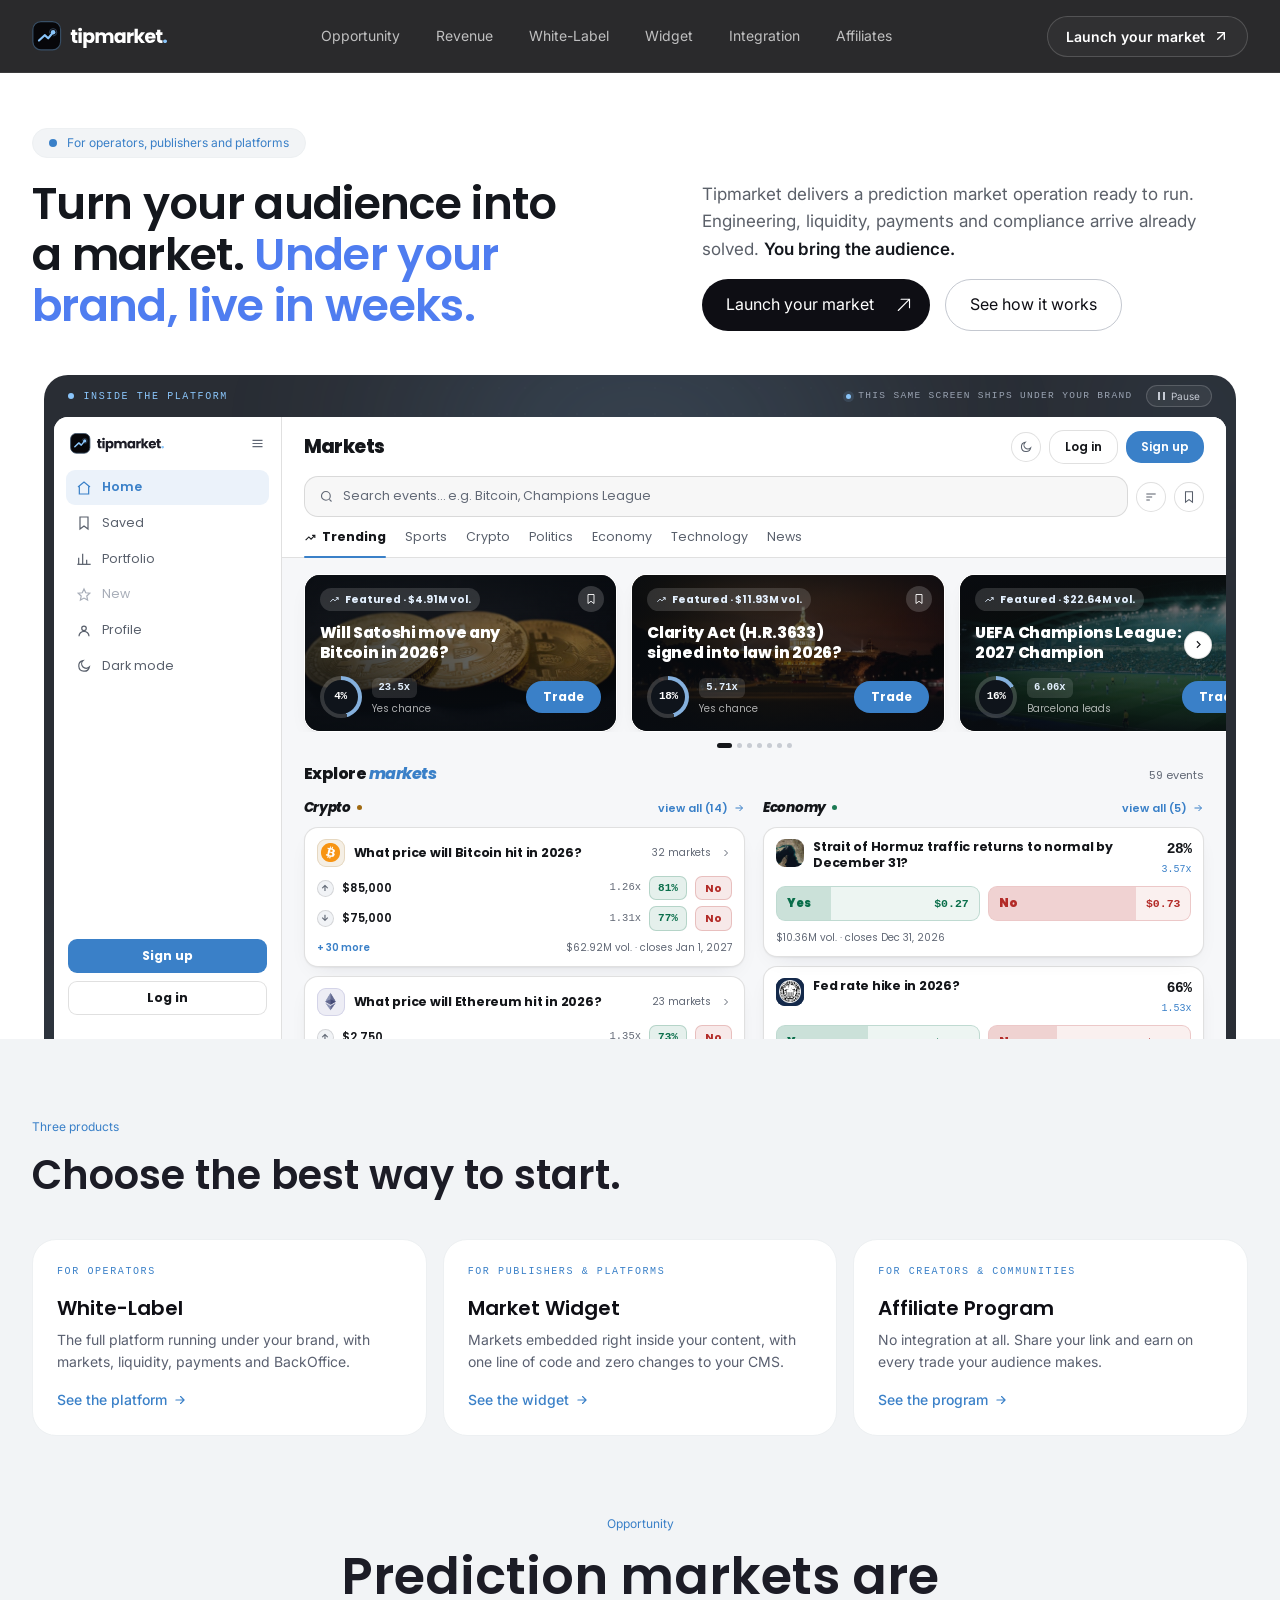
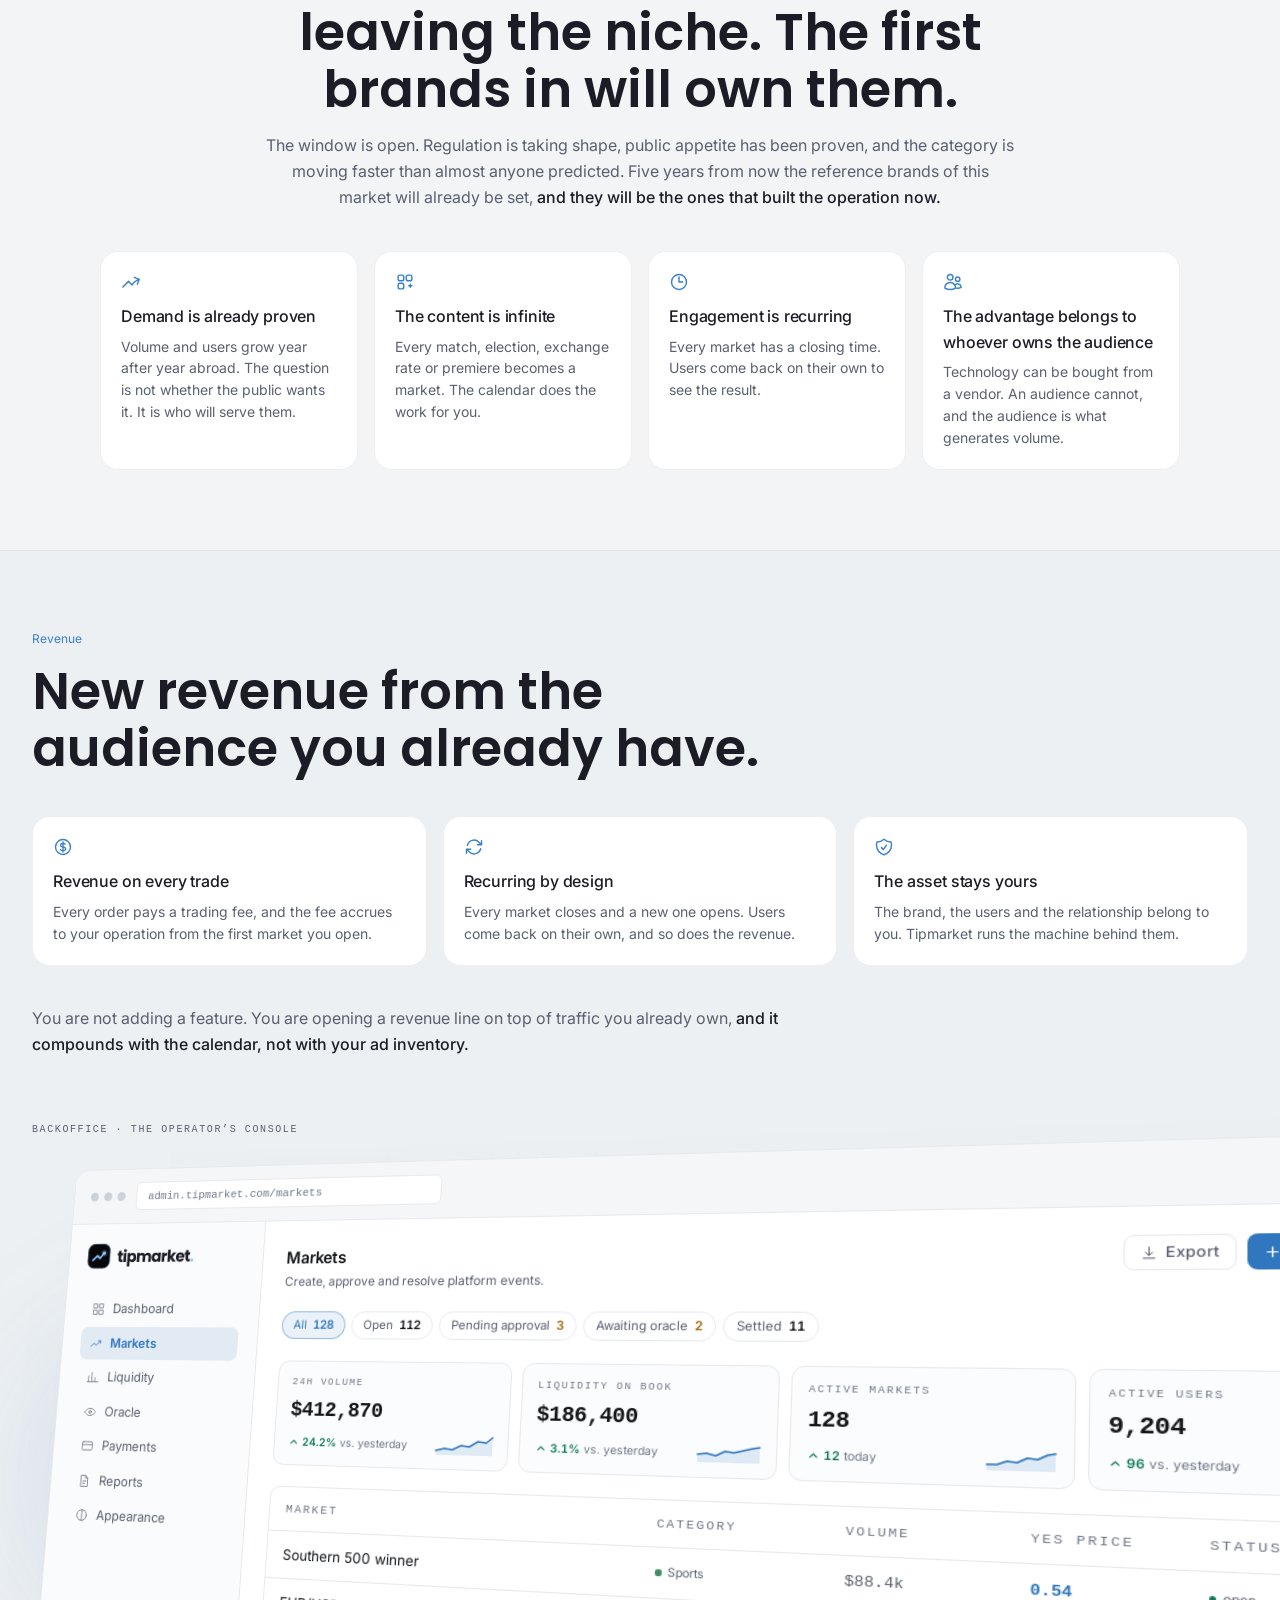
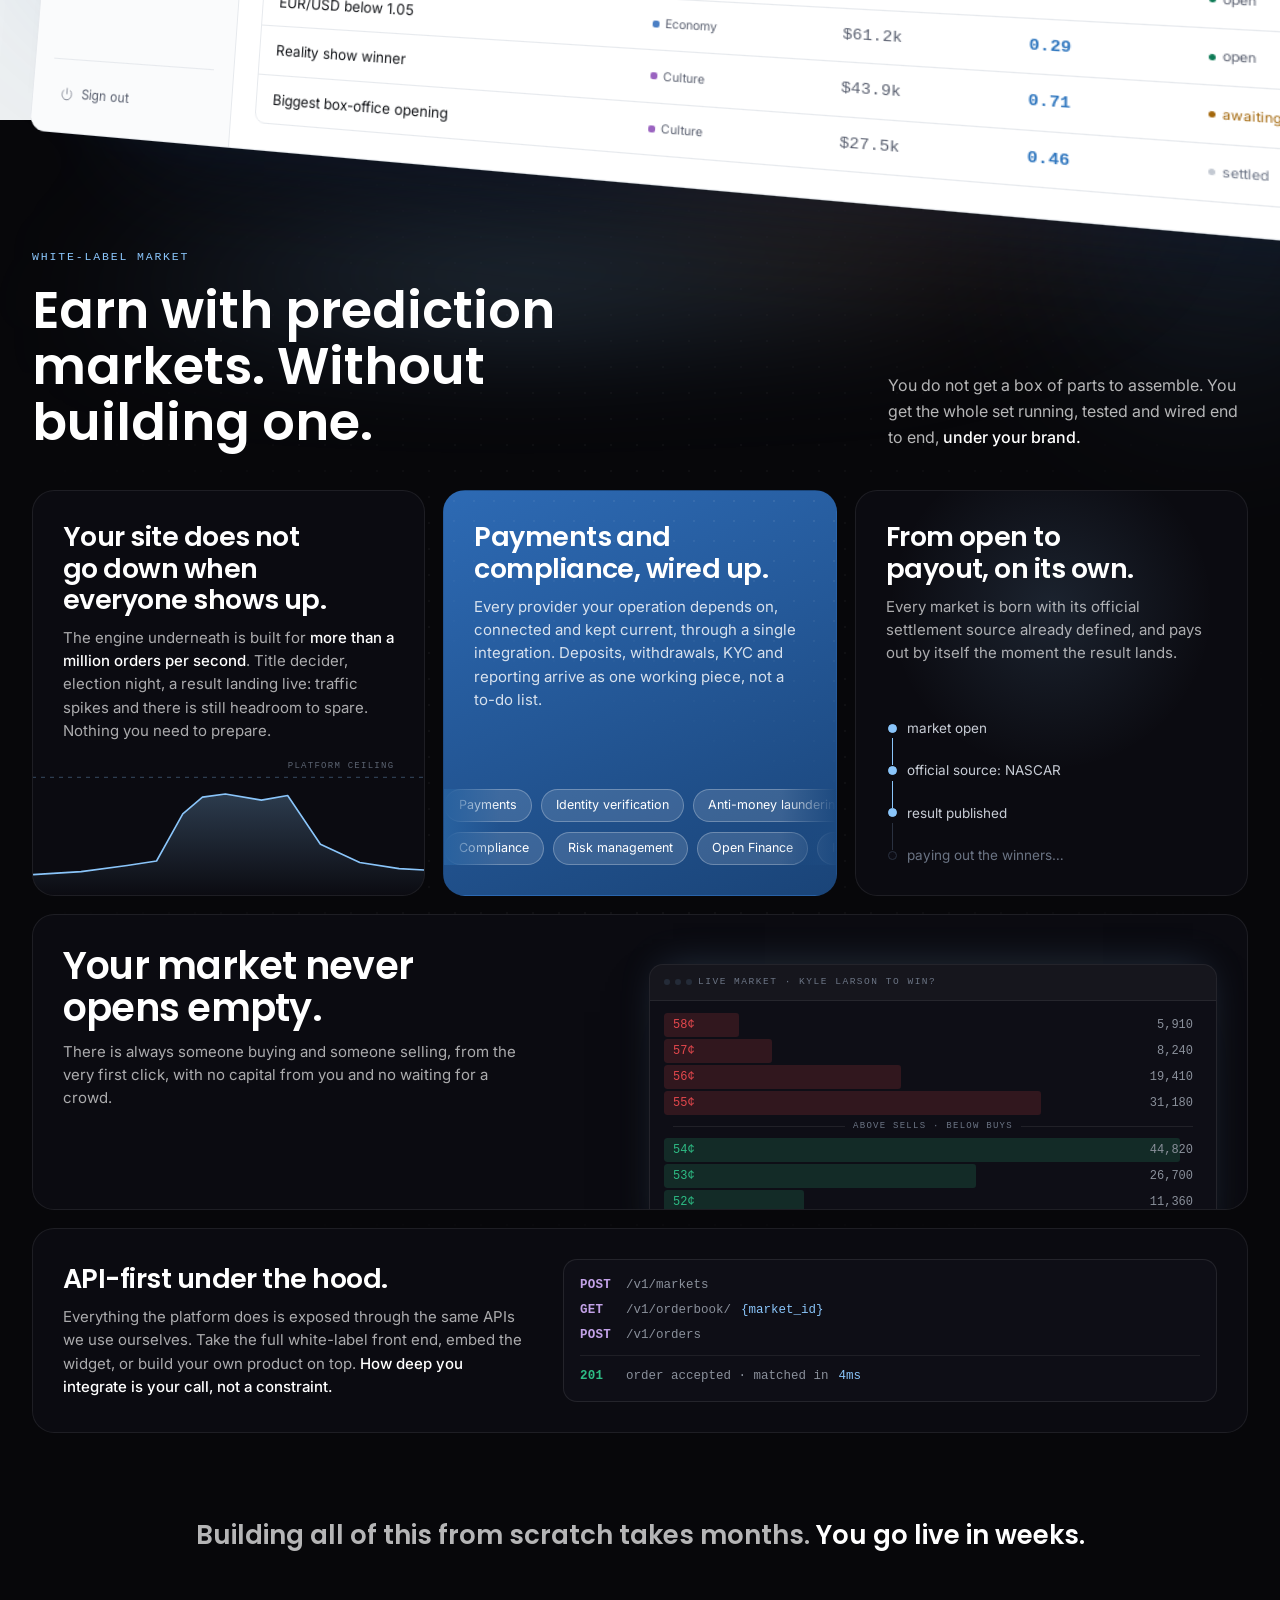
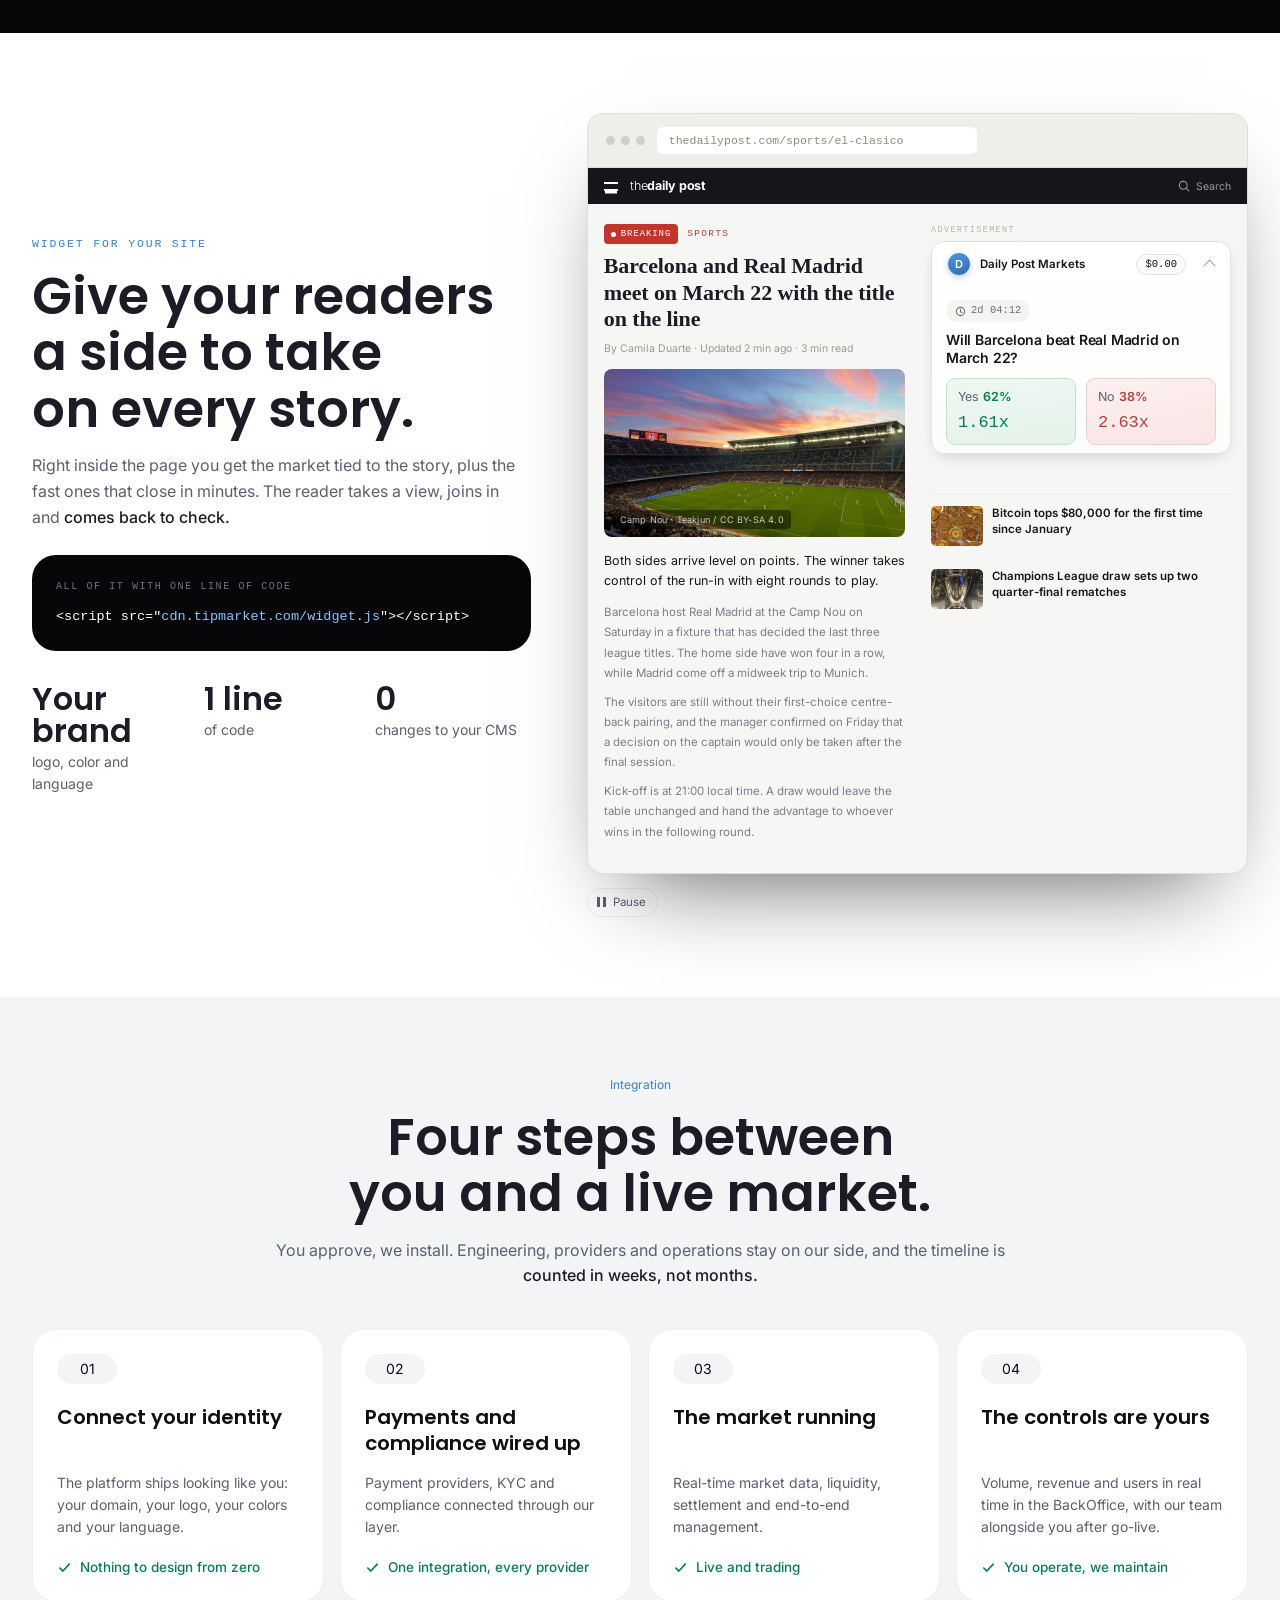
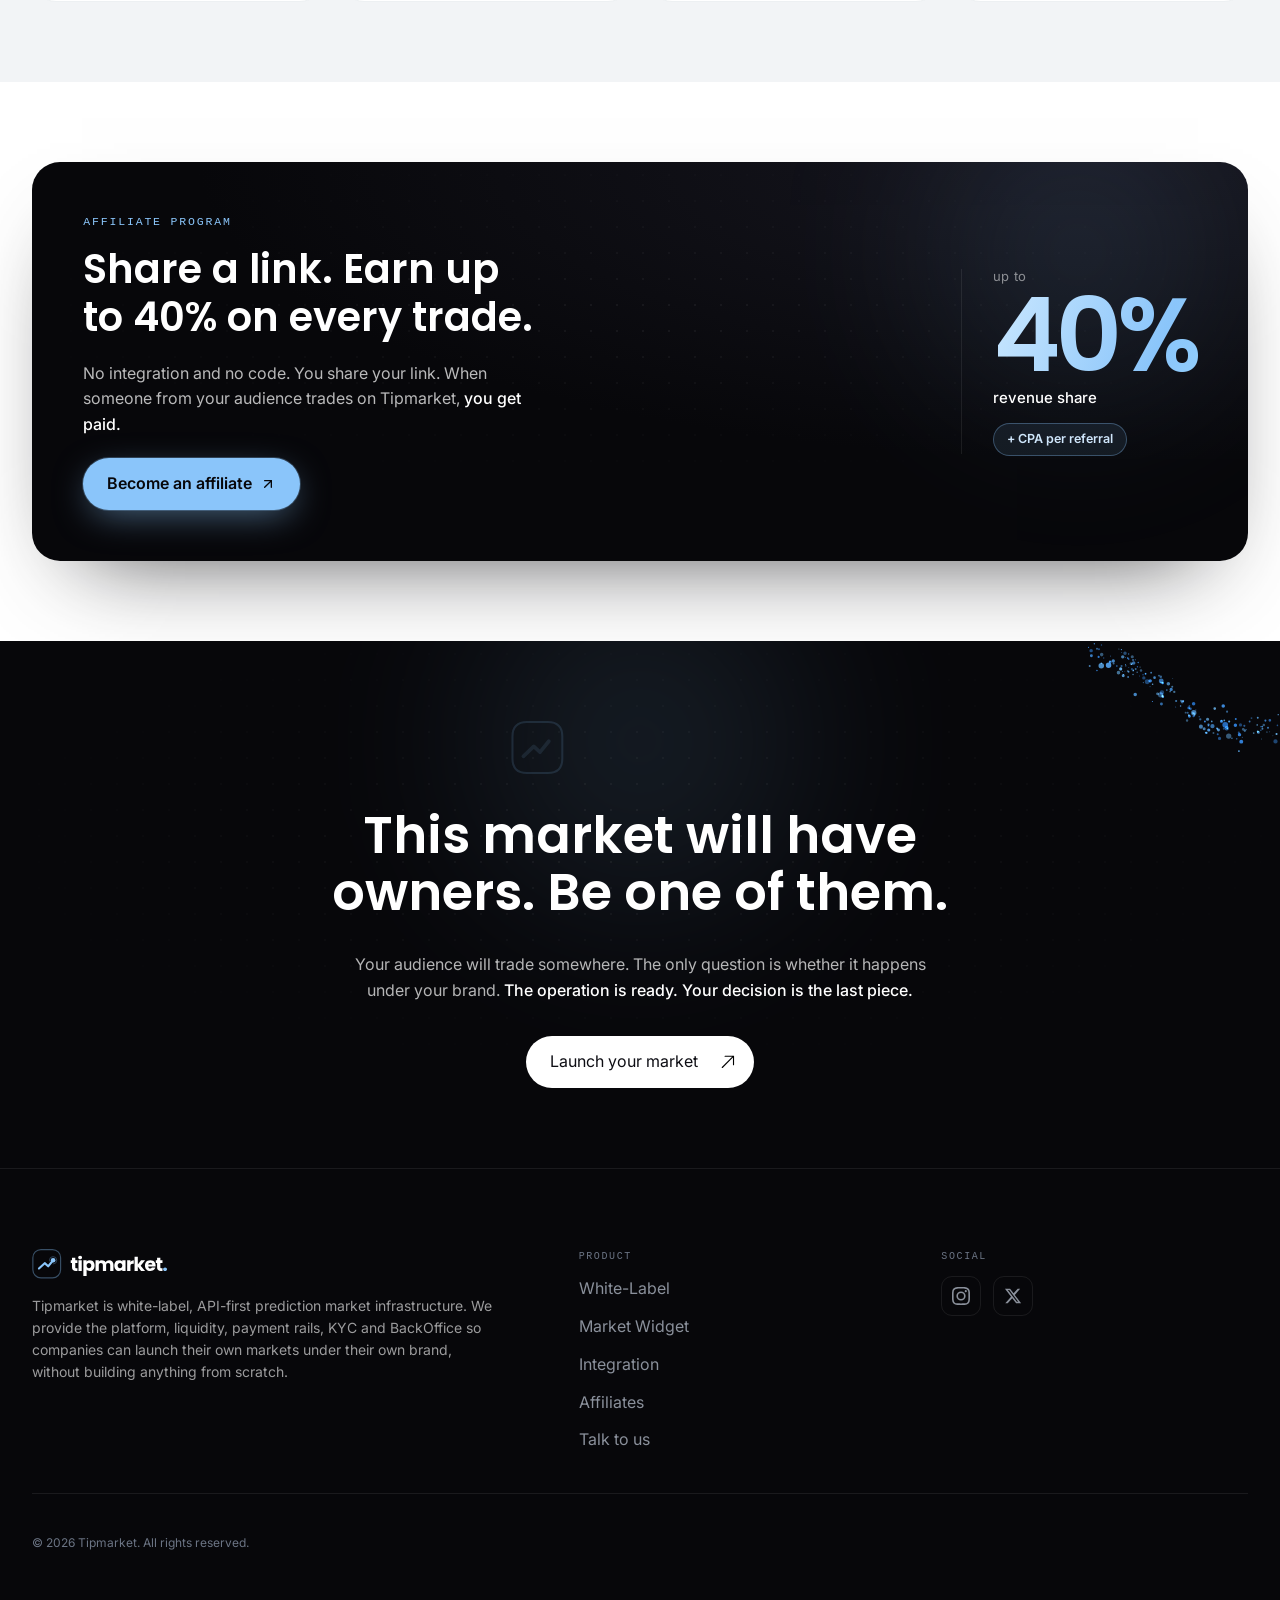
<file: index.html>
<!DOCTYPE html>
<html lang="en" data-page="home">
<head>
<meta charset="utf-8">
<meta name="viewport" content="width=device-width, initial-scale=1.0">
<title>Tipmarket | Turn your audience into a market, under your brand</title>
<meta name="description" content="Tipmarket is white-label, API-first prediction market infrastructure. Platform, liquidity, payments, KYC and BackOffice ready for you to launch your own markets under your brand.">
<meta name="theme-color" content="#07070a">
<link rel="icon" href="assets/logo-mark.svg" type="image/svg+xml">
<link rel="alternate icon" href="assets/logo-mark.png">

<!-- ═══════════════════════════════════════════════════════════════════
     RUNTIME — the exact assets the design system ships with
     · Tailwind 3.4.17  · Plus Jakarta Sans  · Multima (base.css)
     · base.css / base.js  (.cta-btn .btn-outline .label
       [data-reveal] .hiw-glow-* pills-left/right)
   ═══════════════════════════════════════════════════════════════════ -->
<script src="assets/tailwind.js"></script>
<link rel="preconnect" href="https://fonts.googleapis.com">
<link rel="preconnect" href="https://fonts.gstatic.com" crossorigin>
<link rel="stylesheet" href="assets/fonts.css">
<!-- tipografia 1:1 com o artefato v2 (Poppins nos titulos, Inter nos textos) — mesma dupla da quebra 1, agora cobrindo a pagina inteira -->
<link rel="stylesheet" href="https://fonts.googleapis.com/css2?family=Poppins:wght@500;600;700;800&family=Inter:wght@400;500;600&display=swap">
<script>
  tailwind.config = {
    theme: {
      extend: {
        colors: {
          void:   '#0e0e14',
          ink:    '#1c1c26',
          signal: '#3a80c8',
          slate:  '#5a6070',
          haze:   '#f2f4f6',
          cloud:  '#edf0f2',
          stone:  '#c4c8d0',
          sky:    '#7eb8e8',
          mist:   '#c2daf0',
          frost:  '#e8f2fa',
          deep:   '#1a3a5c',
          ember:  '#e8904a',
          abyss:  '#07070a',
          beam:   '#8ac5fa',
          steel:  '#384f66',
          yes:    '#2ebd85',
          no:     '#e5484d'
        },
        fontFamily: {
          display: ['Poppins', 'Inter', 'Arial', 'sans-serif'],
          body:    ['Inter', '-apple-system', '"Segoe UI"', 'Roboto', 'Arial', 'sans-serif']
        }
      }
    }
  }
</script>
<link rel="stylesheet" href="assets/base.css">
<link rel="stylesheet" href="assets/site.css">
</head>
<body class="font-body">

<!-- ═══════════════════════════════════════════════════════════════════
     RAIL — rente às bordas sobre o fundo abyss. A orientação já correu
     nos numerais 01..05, os mesmos com que a página numera as quebras;
     eles saíram e o indicador de posição agora é só o rótulo: o da
     seção em que você está fica branco e ganha um fio embaixo. A
     profundidade de rolagem continua na aresta de baixo.
   ═══════════════════════════════════════════════════════════════════ -->
<header class="tm-topbar">
<div class="tm-topbar-inner max-w-[1280px] mx-auto px-6 md:px-8 flex items-center justify-between gap-6">
  <a class="tm-logo" href="index.html">
    <img src="assets/logo-white.svg" alt="Tipmarket" width="234" height="52">
  </a>

  <!-- o vão caiu de 8/10 para 6/9: com seis itens a fileira somava mais
       que os 960px úteis em 1024px exatos e o último saía por baixo da
       CTA. O scroll-spy monta os alvos a partir dos próprios hrefs
       (initTopbar em site.js), então o item novo se acende sozinho. -->
  <nav class="hidden lg:flex items-center gap-6 xl:gap-9 font-body" aria-label="Sections">
    <a class="tm-navlink" href="#opportunity"><span class="tm-navlink-label">Opportunity</span></a>
    <a class="tm-navlink" href="#revenue"><span class="tm-navlink-label">Revenue</span></a>
    <a class="tm-navlink" href="#b2b"><span class="tm-navlink-label">White-Label</span></a>
    <a class="tm-navlink" href="#widget"><span class="tm-navlink-label">Widget</span></a>
    <a class="tm-navlink" href="#integration"><span class="tm-navlink-label">Integration</span></a>
    <a class="tm-navlink" href="#affiliates"><span class="tm-navlink-label">Affiliates</span></a>
  </nav>

  <div class="flex items-center gap-3 flex-shrink-0">
    <a class="tm-railcta font-body group" href="contact.html">
      Launch your market
      <svg class="h-4 w-4 transition-transform duration-200 group-hover:-translate-y-0.5 group-hover:translate-x-0.5" fill="none" stroke="currentColor" stroke-width="2" stroke-linecap="round" stroke-linejoin="round" viewBox="0 0 24 24" aria-hidden="true"><path d="M7 17 17 7"></path><path d="M7 7h10v10"></path></svg>
    </a>
    <button id="hamburger" aria-label="Menu" class="lg:hidden flex items-center justify-center w-10 h-10 -mr-2">
      <img id="icon-bars" src="assets/icon-menu.svg" alt="Menu" class="w-5 h-5 brightness-0 invert">
      <svg id="icon-close" class="w-5 h-5 text-white hidden" fill="currentColor" viewBox="0 0 20 20" xmlns="http://www.w3.org/2000/svg"><path d="M6.28 5.22a.75.75 0 0 0-1.06 1.06L8.94 10l-3.72 3.72a.75.75 0 1 0 1.06 1.06L10 11.06l3.72 3.72a.75.75 0 1 0 1.06-1.06L11.06 10l3.72-3.72a.75.75 0 0 0-1.06-1.06L10 8.94 6.28 5.22Z"></path></svg>
    </button>
  </div>
</div>
<span class="tm-progress" id="tm-progress" aria-hidden="true"></span>
</header>

<!-- overflow-y-auto porque o sheet passou a ter sete linhas: sete × 78px
     mais os 112px de pt não cabem em telefone curto, e sem rolagem quem
     ficava para fora era justamente o CTA no pé. -->
<div id="mobile-menu" class="fixed inset-0 z-40 flex-col pt-28 px-6 gap-0 overflow-y-auto">
  <a class="tm-sheet-item" href="#opportunity" onclick="closeMobileMenu()"><span class="tm-sheet-label">Opportunity</span></a>
  <a class="tm-sheet-item" href="#revenue" onclick="closeMobileMenu()"><span class="tm-sheet-label">Revenue</span></a>
  <a class="tm-sheet-item" href="#b2b" onclick="closeMobileMenu()"><span class="tm-sheet-label">White-Label</span></a>
  <a class="tm-sheet-item" href="#widget" onclick="closeMobileMenu()"><span class="tm-sheet-label">Widget</span></a>
  <a class="tm-sheet-item" href="#integration" onclick="closeMobileMenu()"><span class="tm-sheet-label">Integration</span></a>
  <a class="tm-sheet-item" href="#affiliates" onclick="closeMobileMenu()"><span class="tm-sheet-label">Affiliates</span></a>
  <a class="tm-sheet-item" href="contact.html"><span class="tm-sheet-label v2-shiny">Launch your market</span></a>
</div>


<!-- ═══════════════════════════════════════════════════════════════════
     QUEBRA 1 · HERO — Pattern A (hero split, baseline-locked)
   ═══════════════════════════════════════════════════════════════════ -->
<section id="hero" class="relative w-full overflow-hidden bg-white">
<div class="max-w-[1280px] mx-auto px-6 md:px-8 flex flex-col relative z-10 w-full" style="padding-top:128px;">

  <div class="flex flex-col lg:flex-row gap-10 lg:gap-[80px] xl:gap-[124px] items-start lg:items-end">
    <div class="flex-1 flex flex-col gap-5">
      <span class="inline-flex items-center gap-2.5 self-start px-4 py-1.5 rounded-full border border-cloud bg-haze">
        <span class="ds-dot" style="background:#3a80c8;"></span>
        <span class="label">For operators, publishers and platforms</span>
      </span>
      <!-- sem nbsp: os dois "under your brand" travados por espaço fixo
           forçavam um trecho de 336px que não quebra. Isso cabe do desktop
           a ~384px, mas abaixo disso ele empurra a frase para fora da tela
           — sem barra de rolagem, porque o body corta com overflow-x:hidden.
           O trecho some inteiro em telas pequenas.
           text-wrap:balance já resolve a quebra sozinho, sem viúva. -->
      <h1 class="tm-hero-h1" style="text-wrap:balance;">
        Turn your audience into a market. <span class="hl">Under your brand, live in weeks.</span>
      </h1>
    </div>

    <div class="flex-1 flex flex-col gap-4">
      <p class="tm-hero-lede">
        Tipmarket delivers a prediction market operation ready to run.
        Engineering, liquidity, payments and compliance arrive already solved.
        <b>You bring the audience.</b>
      </p>
      <div class="flex flex-col md:flex-row gap-3 md:gap-[15px]">
        <a class="cta-btn flex items-center justify-center gap-3 bg-void text-white font-body text-[16px] leading-[1.62] pl-6 pr-2 h-[52px] rounded-full w-full md:w-auto" href="contact.html">
          Launch your market
          <span class="cta-icon"><img src="assets/icon-arrow-up-right.svg" alt="" class="w-[18px] h-[18px]"></span>
        </a>
        <a class="btn-outline flex items-center justify-center border border-stone text-void font-body text-[16px] leading-[1.62] px-6 h-[52px] rounded-full w-full md:w-auto" href="#integration">
          See how it works
        </a>
      </div>
    </div>
  </div>
</div>

<!-- 1.3 — o quadro: a frase virando demonstração.
     A tela real do produto (demo.372.one) no tema light, em escala 1:1.
     Ela não termina: é cortada em reta pela base do palco e a Quebra 2
     sobe por cima dela. Um fade diria "acabou aqui" — e o meu dizia isso
     justamente em cima do Sim/Não. Corte duro mais sobreposição diz
     "continua", que é o que a página de um produto realmente faz.

     O quadro roda a instância da própria Tipmarket: logo no lugar da
     marca e um azul só. Antes ele trocava de identidade a cada poucos
     segundos para encenar o white-label, e a legenda acima falava de
     "qualquer marca" porque a tela mostrava isso acontecendo. Sem a
     troca, a legenda passou a carregar a promessa em palavra — a
     imagem mostra o produto, a linha ao lado diz de quem ele pode ser.

     O que continua vivo são os números: preços, porcentagens e a rosca
     dos Featured andam sozinhos. É o que separa "produto rodando" de
     "captura de tela", e não depende de trocar de marca para existir. -->
<div class="tm-stage">
  <div class="tm-bezel">
    <div class="v2-aurora" aria-hidden="true" style="left:50%;margin-left:-520px;top:-180px;width:1040px;height:460px;opacity:.75;"></div>
    <div class="v2-aurora" aria-hidden="true" style="left:-220px;bottom:-200px;width:520px;height:520px;opacity:.28;"></div>
    <div class="v2-aurora" aria-hidden="true" style="right:-220px;top:-220px;width:520px;height:520px;opacity:.26;"></div>
    <div class="v2-grid-bg" aria-hidden="true"></div>

    <div class="tm-banner-head relative z-10">
      <span class="inline-flex items-center gap-2.5 tm-mono tm-eyebrow" style="color:#8ac5fa;font-size:10px;">
        <span class="ds-dot" style="width:6px;height:6px;"></span>Inside the platform
      </span>
      <!-- O controle mora aqui, e não sob o palco: embaixo dele a Quebra
           1.5 sobe 62px por cima (.tm-overlap) e engolia o botão — e a
           linha extra ainda roubava do corte a altura que ela ocupava.
           Na barra da moldura ele fica fora do quadro e sempre visível,
           que é o que o mesmo botão faz na Quebra 4. -->
      <span class="tm-banner-right">
        <span class="tm-banner-note tm-mono" aria-hidden="true">
          <i class="tm-banner-live"></i>this same screen ships under your brand
        </span>
        <button type="button" class="tm-app-ctl" id="tm-app-ctl" aria-label="Pause the walkthrough">
          <span>Pause</span>
        </button>
      </span>
    </div>

    <span class="sr-only">Silent looping walkthrough of the Tipmarket platform in the light theme, carrying Tipmarket’s own brand. It follows one user end to end: a passwordless log in with a six-digit code, a deposit that funds the balance, a quick trade taken straight from a market card, the full event screen with its price chart and order book, an order placed and filled, and finally the profile and the portfolio showing the open position. The sidebar, the header title and the balance persist across the journey. Yes is always green and No is always red.</span>

    <div class="tm-screen">
      <div class="tm-surface" aria-hidden="true">

      <!-- ── barra lateral ─────────────────────────────────────────── -->
      <aside class="tm-side">
        <div class="tm-side-brand">
          <img class="tm-side-logo" src="assets/logo-dark.svg" alt="" width="234" height="52">
          <span class="tm-side-burger">
            <svg viewBox="0 0 24 24" fill="none" stroke="currentColor" stroke-width="1.9"><path d="M4 7h16M4 12h16M4 17h16"/></svg>
          </span>
        </div>
        <nav class="tm-side-nav">
          <span class="tm-side-item is-on" data-nav="home">
            <svg viewBox="0 0 24 24" fill="none" stroke="currentColor" stroke-width="1.8"><path d="M3 10.5 12 3l9 7.5"/><path d="M5 9.5V21h14V9.5"/></svg><i>Home</i>
          </span>
          <span class="tm-side-item" data-nav="saved">
            <svg viewBox="0 0 24 24" fill="none" stroke="currentColor" stroke-width="1.8"><path d="M6 3h12v18l-6-4.5L6 21z"/></svg><i>Saved</i>
          </span>
          <span class="tm-side-item" data-nav="portfolio">
            <svg viewBox="0 0 24 24" fill="none" stroke="currentColor" stroke-width="1.8"><path d="M4 20V10"/><path d="M10 20V4"/><path d="M16 20v-7"/><path d="M22 20H2"/></svg><i>Portfolio</i>
          </span>
          <span class="tm-side-item is-dim">
            <svg viewBox="0 0 24 24" fill="none" stroke="currentColor" stroke-width="1.8"><path d="m12 3 2.6 5.6 6.1.8-4.5 4.2 1.2 6-5.4-3-5.4 3 1.2-6L3.3 9.4l6.1-.8z"/></svg><i>New</i>
          </span>
          <span class="tm-side-item" data-nav="profile">
            <svg viewBox="0 0 24 24" fill="none" stroke="currentColor" stroke-width="1.8"><circle cx="12" cy="8" r="3.4"/><path d="M4.5 20a7.5 7.5 0 0 1 15 0"/></svg><i>Profile</i>
          </span>
          <span class="tm-side-item">
            <svg viewBox="0 0 24 24" fill="none" stroke="currentColor" stroke-width="1.8"><path d="M20 13.5A8 8 0 1 1 10.5 4a6.5 6.5 0 0 0 9.5 9.5z"/></svg><i>Dark mode</i>
          </span>
        </nav>

        <!-- o produto ganhou os dois botões no pé da barra. O Sign up é
             o segundo lugar da tela onde a marca se pinta sozinha, então
             ele entra no repaint junto com o do cabeçalho.

             Depois do login este par sai e entra o rodapé de dinheiro:
             é de onde o depósito nasce no produto, e é o que o filme
             precisa ter à mão no segundo passo da jornada. -->
        <div class="tm-side-auth">
          <span class="tm-side-signup">Sign up</span>
          <span class="tm-side-login">Log in</span>
        </div>
        <div class="tm-side-money">
          <em>Available balance</em>
          <b id="tm-app-side-bal">$0.00</b>
          <div class="tm-money-btns">
            <span class="tm-money-dep" id="tm-app-dep">Deposit</span>
            <span class="tm-money-wd">Withdraw</span>
          </div>
        </div>
      </aside>

      <!-- ── coluna principal ──────────────────────────────────────── -->
      <div class="tm-main">

        <!-- A moldura é o que segura o filme. O título troca por cena e
             ganha a volta quando a cena é filha de outra; o par Log
             in/Sign up cede o lugar ao saldo depois do login. Nada disso
             é desenho de cada tela: é um só, mudando de estado. -->
        <div class="tm-main-head" id="tm-app-head">
          <span class="tm-app-back">
            <svg viewBox="0 0 24 24" fill="none" stroke="currentColor" stroke-width="2.2" stroke-linecap="round" stroke-linejoin="round"><path d="m14 6-6 6 6 6"/></svg>
          </span>
          <span class="tm-main-title" id="tm-app-title">Markets</span>
          <span class="tm-icon-btn">
            <svg viewBox="0 0 24 24" fill="none" stroke="currentColor" stroke-width="1.8"><path d="M20 13.5A8 8 0 1 1 10.5 4a6.5 6.5 0 0 0 9.5 9.5z"/></svg>
          </span>
          <span class="tm-app-anon">
            <span class="tm-btn-ghost">Log in</span>
            <span class="tm-btn-brand">Sign up</span>
          </span>
          <span class="tm-app-bal" id="tm-app-bal">
            <span class="tm-app-bal-txt">
              <em>Balance</em>
              <b id="tm-app-bal-v">$0.00</b>
            </span>
            <i>+</i>
          </span>
        </div>

        <!-- ── as cenas ────────────────────────────────────────────
             A Home é a que já existia; as outras entram abaixo dela, no
             mesmo palco, e o diretor (initAppDemo em site.js) troca qual
             está em cena. -->
        <div class="tm-app-scenes">

        <div class="tm-app-scene is-on" data-scene="home">
        <div class="tm-search-row">
          <div class="tm-search">
            <svg viewBox="0 0 24 24" fill="none" stroke="currentColor" stroke-width="1.8"><circle cx="11" cy="11" r="7"/><path d="m20 20-3.4-3.4"/></svg>
            Search events… e.g. Bitcoin, Champions League
          </div>
          <span class="tm-icon-btn">
            <svg viewBox="0 0 24 24" fill="none" stroke="currentColor" stroke-width="1.8"><path d="M4 7h16M4 12h10M4 17h6"/></svg>
          </span>
          <span class="tm-icon-btn">
            <svg viewBox="0 0 24 24" fill="none" stroke="currentColor" stroke-width="1.8"><path d="M6 3h12v18l-6-4.5L6 21z"/></svg>
          </span>
        </div>

        <!-- as categorias têm cor própria e fixa: são semântica do produto,
             não identidade do operador -->
        <nav class="tm-tabs">
          <span class="tm-tab is-on">
            <svg viewBox="0 0 24 24" fill="none" stroke="currentColor" stroke-width="2"><path d="M3 17l6-6 4 4 7-7"/><path d="M15 8h5v5"/></svg>Trending
          </span>
          <span class="tm-tab">Sports</span>
          <span class="tm-tab">Crypto</span>
          <span class="tm-tab">Politics</span>
          <span class="tm-tab">Economy</span>
          <span class="tm-tab">Technology</span>
          <span class="tm-tab">News</span>
        </nav>

        <!-- ── cards Featured — o trilho premium acima de Explore ────
             O produto roda uma imagem de fundo ligada ao evento em cada
             card, e aqui ela é foto de verdade — uma por mercado, servida
             de assets/ e cortada em 704×316, que é o dobro do card. As
             três vêm da Unsplash, cuja licença cobre uso comercial sem
             exigir crédito; o crédito fica no comentário de cada uma
             porque é justo, não porque é obrigatório.

             O estado claro do .tm-fcard continua no CSS porque é real —
             evento sem imagem cai no fundo do tema — mas não é o que a
             fileira mostra.

             ── de onde vêm os números ─────────────────────────────────
             Pergunta, preço, multiplicador, volume e data de todos os
             mercados do quadro — aqui, no Explore e na cena do evento —
             foram lidos da Polymarket pela API pública dela. O
             multiplicador é 1/preço, e a porcentagem é o preço; não há
             número inventado na peça. Mercado que mostra o favorito de
             um evento com vários resultados troca o rótulo "Yes chance"
             pelo nome do favorito, que é o que o card diz de verdade. -->
        <div class="tm-feat">

          <article class="tm-fcard tm-fcard--dark">
            <!-- rede de nós com um aceso: o mercado pergunta se as moedas
                 do Satoshi se mexem, e o desenho é a própria rede com um
                 ponto que acorda. Abstrato de propósito — nenhum logo de
                 terceiro entra aqui. -->
            <!-- foto: Dmytro Demidko / Unsplash -->
            <img class="tm-fcard-art" src="assets/feat-bitcoin.jpg" alt="Três moedas de bitcoin douradas sobre fundo preto"
                 width="704" height="316" decoding="async">
            <span class="tm-feat-pill">
              <svg viewBox="0 0 24 24" fill="none" stroke="currentColor" stroke-width="2"><path d="M3 17l6-6 4 4 7-7"/><path d="M15 8h5v5"/></svg>Featured · $4.91M vol.
            </span>
            <span class="tm-feat-save">
              <svg viewBox="0 0 24 24" fill="none" stroke="currentColor" stroke-width="1.8"><path d="M6 3h12v18l-6-4.5L6 21z"/></svg>
            </span>
            <h3 class="tm-fcard-q">Will Satoshi move any Bitcoin in 2026?</h3>
            <div class="tm-fcard-foot">
              <span class="tm-gauge" id="tm-gauge-1">
                <i class="tm-mono" data-tick="4" data-pair="f1" data-arc="tm-gauge-1" data-suffix="%">4%</i>
              </span>
              <span class="tm-fcard-meta">
                <span class="tm-mult tm-mono">23.5x</span>
                <span class="tm-fcard-cap">Yes chance</span>
              </span>
              <span class="tm-fcard-cta">Trade</span>
            </div>
          </article>

          <article class="tm-fcard tm-fcard--dark">
            <!-- foto: Pretty Pink / Unsplash -->
            <img class="tm-fcard-art" src="assets/feat-capitol.jpg" alt="O Capitólio dos Estados Unidos iluminado à noite"
                 width="704" height="316" decoding="async">
            <span class="tm-feat-pill">
              <svg viewBox="0 0 24 24" fill="none" stroke="currentColor" stroke-width="2"><path d="M3 17l6-6 4 4 7-7"/><path d="M15 8h5v5"/></svg>Featured · $11.93M vol.
            </span>
            <span class="tm-feat-save">
              <svg viewBox="0 0 24 24" fill="none" stroke="currentColor" stroke-width="1.8"><path d="M6 3h12v18l-6-4.5L6 21z"/></svg>
            </span>
            <h3 class="tm-fcard-q">Clarity Act (H.R.3633) signed into law in 2026?</h3>
            <div class="tm-fcard-foot">
              <span class="tm-gauge" id="tm-gauge-2">
                <i class="tm-mono" data-tick="18" data-pair="f2" data-arc="tm-gauge-2" data-suffix="%">18%</i>
              </span>
              <span class="tm-fcard-meta">
                <span class="tm-mult tm-mono">5.71x</span>
                <span class="tm-fcard-cap">Yes chance</span>
              </span>
              <span class="tm-fcard-cta">Trade</span>
            </div>
          </article>

          <article class="tm-fcard tm-fcard--dark">
            <!-- foto: Alex Simpson / Unsplash -->
            <img class="tm-fcard-art" src="assets/feat-stadium.jpg" alt="Partida de futebol num estádio lotado sob os refletores"
                 width="704" height="316" decoding="async">
            <span class="tm-feat-pill">
              <svg viewBox="0 0 24 24" fill="none" stroke="currentColor" stroke-width="2"><path d="M3 17l6-6 4 4 7-7"/><path d="M15 8h5v5"/></svg>Featured · $22.64M vol.
            </span>
            <span class="tm-feat-save">
              <svg viewBox="0 0 24 24" fill="none" stroke="currentColor" stroke-width="1.8"><path d="M6 3h12v18l-6-4.5L6 21z"/></svg>
            </span>
            <h3 class="tm-fcard-q">UEFA Champions League: 2027 Champion</h3>
            <div class="tm-fcard-foot">
              <span class="tm-gauge" id="tm-gauge-3">
                <i class="tm-mono" data-tick="17" data-pair="f3" data-arc="tm-gauge-3" data-suffix="%">17%</i>
              </span>
              <span class="tm-fcard-meta">
                <span class="tm-mult tm-mono">6.06x</span>
                <span class="tm-fcard-cap">Barcelona leads</span>
              </span>
              <span class="tm-fcard-cta">Trade</span>
            </div>
          </article>

          <span class="tm-feat-next">
            <svg viewBox="0 0 24 24" fill="none" stroke="currentColor" stroke-width="2"><path d="m9 6 6 6-6 6"/></svg>
          </span>
        </div>

        <div class="tm-dots"><i class="is-on"></i><i></i><i></i><i></i><i></i><i></i><i></i></div>

        <div class="tm-explore">
          <span class="tm-explore-t">Explore <i data-brandword>markets</i></span>
          <span class="tm-explore-n">59 events</span>
        </div>

        <!-- Explore deixou de ser uma grade uniforme. O produto agora
             divide por categoria em colunas, cada uma com "view all", e
             usa dois tipos de card: evento agrupado, com uma linha por
             resultado possível, e mercado binário, com as duas faixas de
             preço. Os dois estão aqui porque a diferença entre eles é o
             argumento da seção — "todo mercado que seu cliente deseja"
             cobre desde jogo com três resultados até sim/não.

             A nota antiga dizia que o produto renderizava linhas de
             largura cheia e que o mock mostrava de propósito um desenho
             melhor. Isso deixou de ser verdade: o produto chegou lá.

             Cada card leva a MARCA DO MERCADO, não um glifo de
             categoria: o logo do ativo, o selo da instituição, a foto do
             assunto. É o que a fonte faz, e é o que faz uma lista de
             mercados parecer uma lista de coisas em vez de uma lista de
             rótulos. Quem abre o mercado reencontra a mesma marca, maior,
             ao lado do título — é ela que costura o card à página.

             Onde a marca é logo, o ladrilho tingido de --cat continua por
             trás dela; onde é foto, a foto sangra até a borda e dispensa
             o tingimento. A cor da categoria é a que não se move quando a
             marca do operador se repinta.                             -->
        <div class="tm-cols">

          <!-- Cada evento leva o seu próprio ícone, não o da categoria:
               é o que faz uma lista de mercados parecer uma lista de
               coisas e não de rótulos. O rótulo da categoria continua
               existindo, no cabeçalho da coluna.

               Escudo de clube e logo de empresa ficam de fora de
               propósito. São marcas registradas, e reproduzi-las no
               material de venda da Tipmarket sugere um licenciamento
               que não existe.

               Os concorrentes tiveram uma passagem pintados nas cores do time;
               em avatar de 17px a cor virou bolinha berrante e roubava a
               linha inteira do resultado, que é o dado que importa. A
               inicial em cinza diz o mesmo sem competir.

               ── coluna: cripto — evento agrupado ───────────────────
               Esporte fica na vaga maior — o card Featured, que é onde
               ele vende mais — e esta coluna é Cripto, que a fonte
               abastece de sobra e que lê igual em qualquer país. A regra
               que decide isso: mercado em destaque não se repete aqui.

               Os dois mercados são de faixa de preço, e é por isso que
               estão aqui: uma linha por faixa é exatamente o desenho do
               card de evento agrupado. Contra o binário da coluna ao
               lado, eles provam o que a seção precisa provar — a
               diferença entre "várias saídas" e "sim/não". -->
          <section class="tm-col">
            <header class="tm-col-head">
              <span class="tm-col-t" style="--cat:#a06a12;">Crypto<i></i></span>
              <span class="tm-col-all">view all (14)
                <svg viewBox="0 0 24 24" fill="none" stroke="currentColor" stroke-width="2"><path d="M5 12h14M13 6l6 6-6 6"/></svg>
              </span>
            </header>

            <article class="tm-ev">
              <header class="tm-ev-head">
                <span class="tm-card-icon" style="--cat:#a06a12">
                  <!-- logo do Bitcoin — domínio público, via Wikimedia Commons -->
                  <img src="assets/mk-bitcoin.png" alt="Logotipo do Bitcoin" width="56" height="56" decoding="async">
                </span>
                <h3 class="tm-ev-q">What price will Bitcoin hit in 2026?</h3>
                <span class="tm-ev-n">32 markets</span>
                <svg class="tm-ev-chev" viewBox="0 0 24 24" fill="none" stroke="currentColor" stroke-width="2"><path d="m9 6 6 6-6 6"/></svg>
              </header>
              <div class="tm-ev-rows">
                <span class="tm-ev-row">
                  <i class="tm-ev-av">↑</i><b>$85,000</b>
                  <span class="tm-ev-mult tm-mono">1.26x</span>
                  <span class="tm-ev-y tm-mono" data-tick="80" data-pair="s1" data-suffix="%">80%</span>
                  <span class="tm-ev-n2">No</span>
                </span>
                <span class="tm-ev-row">
                  <i class="tm-ev-av">↓</i><b>$75,000</b>
                  <span class="tm-ev-mult tm-mono">1.31x</span>
                  <span class="tm-ev-y tm-mono" data-tick="77" data-pair="s2" data-suffix="%">77%</span>
                  <span class="tm-ev-n2">No</span>
                </span>
              </div>
              <footer class="tm-ev-foot">
                <span class="tm-ev-more">+ 30 more</span>
                <span>$62.92M vol. · closes Jan 1, 2027</span>
              </footer>
            </article>

            <article class="tm-ev">
              <header class="tm-ev-head">
                <span class="tm-card-icon" style="--cat:#5b5aa8">
                  <!-- logo do Ethereum — domínio público, via Wikimedia Commons -->
                  <img src="assets/mk-ethereum.png" alt="Logotipo do Ethereum" width="56" height="56" decoding="async">
                </span>
                <h3 class="tm-ev-q">What price will Ethereum hit in 2026?</h3>
                <span class="tm-ev-n">23 markets</span>
                <svg class="tm-ev-chev" viewBox="0 0 24 24" fill="none" stroke="currentColor" stroke-width="2"><path d="m9 6 6 6-6 6"/></svg>
              </header>
              <div class="tm-ev-rows">
                <span class="tm-ev-row">
                  <i class="tm-ev-av">↑</i><b>$2,750</b>
                  <span class="tm-ev-mult tm-mono">1.35x</span>
                  <span class="tm-ev-y tm-mono" data-tick="74" data-pair="s3" data-suffix="%">74%</span>
                  <span class="tm-ev-n2">No</span>
                </span>
                <span class="tm-ev-row">
                  <i class="tm-ev-av">↓</i><b>$2,250</b>
                  <span class="tm-ev-mult tm-mono">1.72x</span>
                  <span class="tm-ev-y tm-mono" data-tick="58" data-pair="s4" data-suffix="%">58%</span>
                  <span class="tm-ev-n2">No</span>
                </span>
              </div>
              <footer class="tm-ev-foot">
                <span class="tm-ev-more">+ 21 more</span>
                <span>$13.39M vol. · closes Jan 1, 2027</span>
              </footer>
            </article>
          </section>

          <!-- ── coluna: economia — mercado binário ─────────────────
               Binário de verdade nos dois cards: pergunta única, Yes e
               No com preço. É o contraste com a coluna ao lado, e é o
               argumento da seção.

               Economia porque é onde a fonte é mais densa e mais legível
               fora dos Estados Unidos — tráfego no Estreito de Ormuz e
               alta de juros não dependem de saber quem joga nem que
               prêmio é.

               O primeiro card é o que o filme toca, e por isso é dele o
               livro de ofertas da cena do evento. -->
          <section class="tm-col">
            <header class="tm-col-head">
              <span class="tm-col-t" style="--cat:#1c7a54;">Economy<i></i></span>
              <span class="tm-col-all">view all (5)
                <svg viewBox="0 0 24 24" fill="none" stroke="currentColor" stroke-width="2"><path d="M5 12h14M13 6l6 6-6 6"/></svg>
              </span>
            </header>

            <!-- ── o card que o filme toca ─────────────────────────────
                 No produto o atalho é a CONTRACAPA deste card: ao tocar
                 no Yes o card gira no eixo Y e mostra o painel do outro
                 lado, na mesma vaga e na mesma largura. Por isso o painel
                 mora aqui dentro, e não solto sobre a superfície — solto,
                 ele flutuava por cima do card de baixo em vez de trocar
                 de lugar com este. Ver .tm-flip no CSS.              -->
            <div class="tm-flip" id="tm-app-flip">
              <div class="tm-flip-in">
                  <article class="tm-bin tm-flip-face">
                <header class="tm-bin-head">
                  <!-- chip, e não o logo de quem o mercado cita: o ícone
                       nomeia a categoria do evento, não a empresa -->
                  <span class="tm-card-icon is-photo">
                  <!-- o estreito visto de cima, imagem MODIS da NASA — domínio
                       público. Navio era o assunto errado: o mercado não
                       pergunta por um navio, pergunta pela passagem. -->
                  <img src="assets/mk-hormuz.jpg"
                       alt="Vista de satélite do Estreito de Ormuz" width="56" height="56" decoding="async">
                </span>
                  <h3 class="tm-bin-q">Strait of Hormuz traffic returns to normal by December 31?</h3>
                  <span class="tm-bin-pct">
                    <b class="tm-mono" data-tick="28" data-pair="n1" data-suffix="%">28%</b>
                    <i class="tm-mono">3.57x</i>
                  </span>
                </header>
                <div class="tm-bin-bars">
                  <span class="tm-bin-bar tm-bin-y">
                    <i class="tm-bin-fill" id="tm-fill-1"></i>
                    <b>Yes</b><span class="tm-mono" data-tick="0.28" data-format="cents" data-prefix="$" data-pair="b1" data-prob="tm-fill-1">$0.28</span>
                  </span>
                  <span class="tm-bin-bar tm-bin-n">
                    <i class="tm-bin-fill" id="tm-fill-2"></i>
                    <b>No</b><span class="tm-mono" data-mirror="b1" data-prefix="$">$0.72</span>
                  </span>
                </div>
                <footer class="tm-ev-foot">
                  <span>$10.36M vol. · closes Dec 31, 2026</span>
                </footer>
              </article>
              <div class="tm-qt tm-flip-back" id="tm-app-qt" aria-hidden="true">
                <div class="tm-qt-head">
                  <span class="tm-qt-q">Strait of Hormuz traffic returns to normal by December 31?</span>
                  <span class="tm-qt-x"><svg viewBox="0 0 24 24" fill="none" stroke="currentColor" stroke-width="2.4" stroke-linecap="round"><path d="M6 6l12 12M18 6 6 18"/></svg></span>
                </div>
                <div class="tm-qt-row">
                  <span class="tm-qt-side">Yes $0.28</span>
                  <span class="tm-inp tm-qt-amt" id="tm-app-qt-inp">
                    <span class="tm-cur">$</span><span class="tm-typed">5.00</span><i class="tm-caret"></i>
                  </span>
                  <span class="tm-qt-adds">
                    <span id="tm-app-qt-5">+5</span><span>+10</span><span>+50</span>
                  </span>
                </div>
                <div class="tm-qt-slider"><i id="tm-app-qt-fill"></i><b id="tm-app-qt-knob"></b></div>
                <div class="tm-qt-meta">
                  <span id="tm-app-qt-sh">17.85 shares · 3.57x</span>
                  <span>If right · <b id="tm-app-qt-win">$17.85</b></span>
                </div>
                <div class="tm-qt-btns">
                  <span class="tm-qt-cancel">Cancel</span>
                  <span class="tm-qt-confirm" id="tm-app-qt-ok">Confirm</span>
                </div>
                <div class="tm-qt-done">
                  <i><svg viewBox="0 0 24 24" fill="none" stroke="currentColor" stroke-width="3" stroke-linecap="round" stroke-linejoin="round"><path d="m5 13 4 4L19 7"/></svg></i>
                  <span>Filled · Yes, 17.85 shares</span>
                  <em>$5.00</em>
                </div>
              </div>
              </div>
            </div>

            <article class="tm-bin">
              <header class="tm-bin-head">
                <span class="tm-card-icon is-seal">
                  <!-- selo do Federal Reserve — domínio público, via Wikimedia Commons -->
                  <img src="assets/mk-fed.png" alt="Selo do Federal Reserve dos Estados Unidos" width="56" height="56" decoding="async">
                </span>
                <h3 class="tm-bin-q">Fed rate hike in 2026?</h3>
                <span class="tm-bin-pct">
                  <b class="tm-mono" data-tick="66" data-pair="n2" data-suffix="%">66%</b>
                  <i class="tm-mono">1.53x</i>
                </span>
              </header>
              <div class="tm-bin-bars">
                <span class="tm-bin-bar tm-bin-y">
                  <i class="tm-bin-fill" id="tm-fill-3"></i>
                  <b>Yes</b><span class="tm-mono" data-tick="0.66" data-format="cents" data-prefix="$" data-pair="b2" data-prob="tm-fill-3">$0.66</span>
                </span>
                <span class="tm-bin-bar tm-bin-n">
                  <i class="tm-bin-fill" id="tm-fill-4"></i>
                  <b>No</b><span class="tm-mono" data-mirror="b2" data-prefix="$">$0.34</span>
                </span>
              </div>
              <footer class="tm-ev-foot">
                <span>$8.48M vol. · closes Dec 9, 2026</span>
              </footer>
            </article>
          </section>

        </div>

        </div><!-- /cena home -->

        <!-- ── cena: o evento aberto ──────────────────────────────────
             O mercado binário do produto. A pergunta é a mesma do card
             que a pessoa tocou na Home — o filme não troca de assunto no
             meio, senão o corte lê como slide e não como navegação.

             O trilho da direita é o único lugar da cena que aceita
             toque: é de lá que a ordem nasce.                        -->
        <div class="tm-app-scene" data-scene="event">
          <div class="tm-ev2">
            <div class="min-w-0">

              <div class="tm-ev2-t">
                <span class="tm-card-icon is-photo is-big">
                  <!-- a mesma marca do card: entrar no mercado não troca a cara dele -->
                  <img src="assets/mk-hormuz.jpg"
                       alt="Vista de satélite do Estreito de Ormuz" width="56" height="56" decoding="async">
                </span>
                <div>
                  <span class="tm-kicker">Your call.</span>
                  <div class="tm-ev2-h">Strait of Hormuz traffic returns to normal by December 31?</div>
                  <div class="tm-ev2-meta">
                    <span class="ds-dot"></span><em>Economy</em>
                    <span>· $10.36M traded · closes Dec 31, 2026</span>
                  </div>
                </div>
              </div>

              <div class="tm-ev2-card">
                <div class="tm-ev2-px">
                  <strong>28%</strong>
                  <span class="tm-ev2-mult">3.57x</span>
                  <span class="tm-ev2-chips">
                    <span>Spread <b>$0.01</b></span>
                    <span>Liquidity <b>$411K</b></span>
                  </span>
                </div>
                <div class="tm-ev2-sub">Yes chance · $0.28 per share</div>

                <div class="tm-ev2-tabs" id="tm-app-ev2tabs">
                  <span class="is-on" data-ev2tab="chart">Chart</span>
                  <span data-ev2tab="book" id="tm-app-book-tab">Order book</span>
                  <span data-ev2tab="activity">Activity</span>
                </div>

                <div class="tm-ev2-panel">
                  <!-- o gráfico desenha ao entrar: é a diferença entre um
                       preço que andou e um preço que está pintado ali -->
                  <div class="tm-ev2-view is-on" data-ev2view="chart">
                    <!-- A linha e o historico real deste mercado, lido da
                         serie de precos da fonte: 76 amostras entre a
                         abertura e hoje. Ela sobe ate 90% em julho e desce
                         o resto do caminho — e por isso que o mercado esta
                         em 28%. Um grafico subindo aqui contradiria os tres
                         numeros que moram ao lado dele.

                         As tres linhas de grade deixaram de ser enfeite: em
                         18, 53 e 88 elas valem 90%, 60% e 30%, que e a
                         escala que esta serie pede.                    -->
                    <div class="tm-ev2-chart" id="tm-app-chart">
                      <svg viewBox="0 0 320 126" preserveAspectRatio="none" aria-hidden="true">
                        <line class="tm-ev2-grid" x1="0" y1="18" x2="320" y2="18"/>
                        <line class="tm-ev2-grid" x1="0" y1="53" x2="320" y2="53"/>
                        <line class="tm-ev2-grid" x1="0" y1="88" x2="320" y2="88"/>
                        <path class="tm-ev2-fill" d="M6 30.2 L8.5 32.6 L10.9 34.9 L13.4 33.8 L15.9 33.8 L18.3 32.6 L20.8 33.8 L23.3 35.5 L25.8 36.1 L28.2 35.5 L30.7 33.2 L33.2 35.5 L35.6 21.5 L38.1 25.6 L40.6 23.8 L43 23.3 L45.5 24.4 L48 25.6 L50.5 26.8 L52.9 26.8 L55.4 29.1 L57.9 36.1 L60.3 34.9 L62.8 37.2 L65.3 37.2 L67.7 34.9 L70.2 36.1 L72.7 37.2 L75.1 34.9 L77.6 34.9 L80.1 37.2 L82.6 34.9 L85 26.8 L87.5 22.7 L90 20.9 L92.4 18 L94.9 17.4 L97.4 18.6 L99.8 18.6 L102.3 22.1 L104.8 20.9 L107.3 22.1 L109.7 21.5 L112.2 22.1 L114.7 20.9 L117.1 20.9 L119.6 21.5 L122.1 23.8 L124.5 26.8 L127 26.8 L129.5 25.6 L131.9 26.8 L134.4 27.9 L136.9 26.8 L139.4 30.2 L141.8 37.2 L144.3 53.6 L146.8 51.3 L149.2 54.8 L151.7 50.1 L154.2 47.8 L156.6 51.3 L159.1 50.1 L161.6 57.1 L164.1 57.1 L166.5 55.3 L169 59.4 L171.5 62.9 L173.9 62.9 L176.4 61.8 L178.9 59.4 L181.3 60.6 L183.8 64.1 L186.3 61.8 L188.7 62.9 L191.2 58.2 L193.7 54.8 L196.2 59.4 L198.6 58.2 L201.1 62.9 L203.6 64.1 L206 67.6 L208.5 55.9 L211 57.1 L213.4 52.4 L215.9 51.3 L218.4 51.3 L220.9 53.6 L223.3 53.6 L225.8 57.1 L228.3 67.6 L230.7 68.8 L233.2 66.4 L235.7 68.8 L238.1 69.9 L240.6 69.9 L243.1 69.9 L245.5 72.2 L248 83.9 L250.5 81.6 L253 82.8 L255.4 87.4 L257.9 87.4 L260.4 89.2 L262.8 85.1 L265.3 83.9 L267.8 76.9 L270.2 82.8 L272.7 85.1 L275.2 86.2 L277.7 87.4 L280.1 89.8 L282.6 89.8 L285.1 90.9 L287.5 92.7 L290 90.9 L290 120 L6 120 Z"/>
                        <path class="tm-ev2-line" d="M6 30.2 L8.5 32.6 L10.9 34.9 L13.4 33.8 L15.9 33.8 L18.3 32.6 L20.8 33.8 L23.3 35.5 L25.8 36.1 L28.2 35.5 L30.7 33.2 L33.2 35.5 L35.6 21.5 L38.1 25.6 L40.6 23.8 L43 23.3 L45.5 24.4 L48 25.6 L50.5 26.8 L52.9 26.8 L55.4 29.1 L57.9 36.1 L60.3 34.9 L62.8 37.2 L65.3 37.2 L67.7 34.9 L70.2 36.1 L72.7 37.2 L75.1 34.9 L77.6 34.9 L80.1 37.2 L82.6 34.9 L85 26.8 L87.5 22.7 L90 20.9 L92.4 18 L94.9 17.4 L97.4 18.6 L99.8 18.6 L102.3 22.1 L104.8 20.9 L107.3 22.1 L109.7 21.5 L112.2 22.1 L114.7 20.9 L117.1 20.9 L119.6 21.5 L122.1 23.8 L124.5 26.8 L127 26.8 L129.5 25.6 L131.9 26.8 L134.4 27.9 L136.9 26.8 L139.4 30.2 L141.8 37.2 L144.3 53.6 L146.8 51.3 L149.2 54.8 L151.7 50.1 L154.2 47.8 L156.6 51.3 L159.1 50.1 L161.6 57.1 L164.1 57.1 L166.5 55.3 L169 59.4 L171.5 62.9 L173.9 62.9 L176.4 61.8 L178.9 59.4 L181.3 60.6 L183.8 64.1 L186.3 61.8 L188.7 62.9 L191.2 58.2 L193.7 54.8 L196.2 59.4 L198.6 58.2 L201.1 62.9 L203.6 64.1 L206 67.6 L208.5 55.9 L211 57.1 L213.4 52.4 L215.9 51.3 L218.4 51.3 L220.9 53.6 L223.3 53.6 L225.8 57.1 L228.3 67.6 L230.7 68.8 L233.2 66.4 L235.7 68.8 L238.1 69.9 L240.6 69.9 L243.1 69.9 L245.5 72.2 L248 83.9 L250.5 81.6 L253 82.8 L255.4 87.4 L257.9 87.4 L260.4 89.2 L262.8 85.1 L265.3 83.9 L267.8 76.9 L270.2 82.8 L272.7 85.1 L275.2 86.2 L277.7 87.4 L280.1 89.8 L282.6 89.8 L285.1 90.9 L287.5 92.7 L290 90.9"/>
                        
                      </svg>
                      <!-- A ponta saiu de dentro do SVG. La ela era um
                           <circle> e o `preserveAspectRatio="none"`
                           esticava o raio junto com o eixo x: virava
                           elipse. Aqui fora ela e um elemento posicionado
                           em % da largura, e circulo continua circulo em
                           qualquer largura de tela. -->
                      <i class="tm-ev2-dot" style="--dot-x:90.62%;--dot-y:90.9px"></i>
                      <!-- o valor corrente vive na ponta da linha, no site -->
                      <span class="tm-ev2-now" style="--tm-now-y:77px">Yes<b>28%</b></span>
                      <!-- o site rotula só as pontas -->
                      <div class="tm-ev2-xs">
                        <span>May 12</span><span>Sep 3</span>
                      </div>
                      <div class="tm-ev2-ranges">
                        <span>1H</span><span>1D</span><span>1W</span><span>1M</span><span class="is-on">ALL</span>
                      </div>
                    </div>
                  </div>

                  <div class="tm-ev2-view" data-ev2view="book">
                    <div class="tm-ev2-book-h">Tap a row to place a <b>limit order</b> at that price.</div>
                    <div class="tm-ev2-book-seg">
                      <span class="is-yes">Trade Yes</span>
                      <span class="is-no">Trade No</span>
                    </div>
                    <div class="tm-ev2-book">
                      <div class="tm-ev2-book-t">
                        <span class="ds-dot"></span>Sell orders (SELL)
                        <i class="tm-ev2-book-cv"></i>
                      </div>
                      <!-- Preço, tamanho e total vêm do livro real deste
                           mercado: as quatro melhores ofertas de venda em
                           ordem decrescente, com a melhor encostada no
                           spread — que é como o livro se lê. A barra de
                           profundidade de cada linha é o tamanho dela
                           contra o maior do livro. -->
                      <div class="tm-ev2-book-hd"><span>Price</span><span>Shares</span><span>Total</span></div>
                      <div class="tm-ev2-book-r"><i style="width:44%"></i><span>$0.31</span><span>15,590.72</span><span>$4,833.12</span></div>
                      <div class="tm-ev2-book-r"><i style="width:61%"></i><span>$0.30</span><span>21,631.99</span><span>$6,489.60</span></div>
                      <div class="tm-ev2-book-r"><i style="width:69%"></i><span>$0.29</span><span>24,335.58</span><span>$7,057.32</span></div>
                      <div class="tm-ev2-book-r"><i style="width:60%"></i><span>$0.28</span><span>21,401.90</span><span>$5,992.53</span></div>
                      <div class="tm-ev2-book-sp">Spread: $0.01</div>
                      <div class="tm-ev2-book-t is-bid">
                        <span class="ds-dot"></span>Buy orders (BID)
                        <i class="tm-ev2-book-cv"></i>
                      </div>
                      <div class="tm-ev2-book-hd"><span>Price</span><span>Shares</span><span>Total</span></div>
                      <div class="tm-ev2-book-r is-bid"><i style="width:100%"></i><span>$0.27</span><span>35,494.16</span><span>$9,583.42</span></div>
                      <div class="tm-ev2-book-r is-bid"><i style="width:99%"></i><span>$0.26</span><span>35,249.06</span><span>$9,164.76</span></div>
                      <div class="tm-ev2-book-r is-bid"><i style="width:82%"></i><span>$0.25</span><span>29,201.34</span><span>$7,300.34</span></div>
                      <div class="tm-ev2-book-sp">Spread: $0.01</div>
                    </div>
                  </div>
                </div>
              </div>

              <!-- a rampa de vida do mercado: abre, fecha, resolve, paga.
                   É o que responde "e depois?" sem ninguém perguntar. -->
              <div class="tm-ev2-tl">
                <h5>Timeline</h5>
                <div><i></i><span><b>Market open</b><em>Trading enabled for everyone</em></span></div>
                <div><i></i><span><b>Close</b><em>Dec 31, 2026: last orders</em></span></div>
                <div><i></i><span><b>Resolution</b><em>Official result published by curation</em></span></div>
                <div><i></i><span><b>Dispute window</b><em>24h to contest with a bond</em></span></div>
                <div><i></i><span><b>Payout</b><em>Winning shares pay $1.00</em></span></div>
              </div>
            </div>

            <div class="tm-ev2-rail">
              <h5>Place an order</h5>
              <p>Pick a side. You review before confirming.</p>
              <div class="tm-ev2-side is-yes" id="tm-app-ev2-yes">
                <strong>Yes</strong>
                <u><b>$10.00 → $35.71</b><em>est. if right</em></u>
              </div>
              <div class="tm-ev2-side is-no">
                <strong>No</strong>
                <u><b>$10.00 → $13.88</b><em>est. if right</em></u>
              </div>
              <div class="tm-ev2-facts">
                <div><em>Total volume</em><b>$10.36M</b></div>
                <div><em>Closes</em><b>Dec 31, 2026</b></div>
                <div><em>Market type</em><b>Binary (Yes/No)</b></div>
              </div>
              <div class="tm-ev2-hint">
                <svg viewBox="0 0 24 24" fill="none" stroke="currentColor" stroke-width="1.9"><circle cx="12" cy="12" r="9"/><path d="M12 11v5M12 7.6v.9"/></svg>
                <span>Each share pays $1.00 if you are right. Price = probability; the multiplier is your payout per dollar.</span>
              </div>
            </div>
          </div>
        </div><!-- /cena evento -->

        <!-- ── cena: o perfil ─────────────────────────────────────────
             Curta de propósito. Ela existe no filme para provar duas
             coisas em três segundos: a conta é verificada por e-mail (o
             login sem senha fecha o ciclo) e os contadores já não estão
             em zero — o que a pessoa fez nos passos anteriores está
             registrado.                                              -->
        <div class="tm-app-scene" data-scene="profile">
          <div class="tm-prof">
            <div class="tm-prof-card">
              <span class="tm-prof-av">YA</span>
              <div>
                <span class="tm-kicker">your.account</span>
                <div class="tm-prof-mail">your@email.com</div>
                <div class="tm-prof-since">User since May 27, 2026</div>
                <span class="tm-prof-vf">
                  <svg viewBox="0 0 24 24" fill="none" stroke="currentColor" stroke-width="3" stroke-linecap="round" stroke-linejoin="round"><path d="m5 13 4 4L19 7"/></svg>
                  Email-verified account
                </span>
              </div>
            </div>

            <div class="tm-prof-stats">
              <div><b id="tm-app-st-pos">2</b><em>positions</em></div>
              <div><b id="tm-app-st-ord">2</b><em>orders</em></div>
              <div><b>0</b><em>saved</em></div>
            </div>

            <div class="tm-prof-list">
              <div>
                <span class="tm-prof-ic"><svg viewBox="0 0 24 24" fill="none" stroke="currentColor" stroke-width="1.8"><circle cx="12" cy="12" r="9"/><path d="M12 3v9h9"/></svg></span>
                <span><b>Portfolio &amp; statement</b><em>Positions, orders and activity</em></span>
                <span class="tm-prof-arw"><svg viewBox="0 0 24 24" fill="none" stroke="currentColor" stroke-width="2.2" stroke-linecap="round" stroke-linejoin="round"><path d="m10 6 6 6-6 6"/></svg></span>
              </div>
              <div>
                <span class="tm-prof-ic"><svg viewBox="0 0 24 24" fill="none" stroke="currentColor" stroke-width="1.8"><path d="M18 15V10a6 6 0 1 0-12 0v5l-2 3h16z"/><path d="M10 21h4"/></svg></span>
                <span><b>Notification preferences</b><em>Price, resolution and dispute alerts</em></span>
                <span class="tm-prof-arw"><svg viewBox="0 0 24 24" fill="none" stroke="currentColor" stroke-width="2.2" stroke-linecap="round" stroke-linejoin="round"><path d="m10 6 6 6-6 6"/></svg></span>
              </div>
              <div>
                <span class="tm-prof-ic"><svg viewBox="0 0 24 24" fill="none" stroke="currentColor" stroke-width="1.8"><circle cx="12" cy="12" r="9"/><path d="M9.6 9.4a2.5 2.5 0 1 1 3.4 2.3c-.7.3-1 .8-1 1.6v.3"/><path d="M12 17.2v.4"/></svg></span>
                <span><b>Help center</b><em>Articles, contact and support chat</em></span>
                <span class="tm-prof-arw"><svg viewBox="0 0 24 24" fill="none" stroke="currentColor" stroke-width="2.2" stroke-linecap="round" stroke-linejoin="round"><path d="m10 6 6 6-6 6"/></svg></span>
              </div>
              <div>
                <span class="tm-prof-ic"><svg viewBox="0 0 24 24" fill="none" stroke="currentColor" stroke-width="1.8"><path d="M6 3h9l4 4v14H6z"/><path d="M9 10h7M9 13.5h7M9 17h4"/></svg></span>
                <span><b>Terms &amp; privacy</b><em>Platform legal documents</em></span>
                <span class="tm-prof-arw"><svg viewBox="0 0 24 24" fill="none" stroke="currentColor" stroke-width="2.2" stroke-linecap="round" stroke-linejoin="round"><path d="m10 6 6 6-6 6"/></svg></span>
              </div>
            </div>

            <div class="tm-prof-out">
              <svg viewBox="0 0 24 24" fill="none" stroke="currentColor" stroke-width="1.9" stroke-linecap="round" stroke-linejoin="round"><path d="M15 17l5-5-5-5"/><path d="M20 12H9"/><path d="M12 4H6a2 2 0 0 0-2 2v12a2 2 0 0 0 2 2h6"/></svg>
              Sign out
            </div>
          </div>
        </div><!-- /cena perfil -->

        <!-- ── cena: a carteira ───────────────────────────────────────
             O fim da jornada, e o único lugar do filme onde a lista de
             posições NÃO está vazia: o produto mostra "No open
             positions" para quem chega, e a peça inteira existe para
             que, aqui, essa caixa tenha uma linha dentro.            -->
        <div class="tm-app-scene" data-scene="portfolio">
          <div class="tm-pf">
            <span class="tm-kicker">Your money.</span>
            <div class="tm-ev2-h">Positions, orders and activity.</div>

            <div class="tm-pf-bal">
              <div>
                <em>Available balance</em>
                <strong id="tm-app-pf-bal">$35.00</strong>
                <div class="tm-pf-sub">All funds available</div>
                <div class="tm-pf-btns">
                  <span class="tm-pf-dep">Deposit</span>
                  <span class="tm-pf-wd">Withdraw</span>
                </div>
              </div>
              <div class="tm-pf-pl">
                <em>Total P&amp;L</em>
                <strong>+$0.53</strong>
                <div class="tm-pf-sub">open + realized</div>
              </div>
            </div>

            <div class="tm-pf-grid">
              <div class="min-w-0">
                <div class="tm-pf-tabs">
                  <span class="is-on">Positions</span><span>Orders</span><span>Activity</span>
                </div>
                <div class="tm-pf-pos">
                  <div class="tm-pf-pos-q">Strait of Hormuz traffic returns to normal by December 31?</div>
                  <div class="tm-pf-pos-r">
                    <em>Yes · 53.56 shares</em><b>$15.00</b>
                  </div>
                  <div class="tm-pf-pos-r">
                    <em>If you are right</em><b class="is-yes">$53.56</b>
                  </div>
                </div>
              </div>

              <div class="tm-pf-chart" id="tm-app-pfchart">
                <div class="tm-pf-chart-h">
                  <div>
                    <em>P&amp;L over time <span class="ds-dot"></span> live</em>
                    <b>+$0.53</b>
                    <div class="tm-pf-sub">today</div>
                  </div>
                  <span class="tm-pf-ranges">
                    <span class="is-on">1D</span><span>1W</span><span>1M</span><span>ALL</span>
                  </span>
                </div>
                <div class="tm-pf-plot">
                  <span class="tm-pf-ys"><em>$50</em><em>$25</em><em>$0</em><em>-$25</em><em>-$50</em></span>
                  <svg viewBox="0 0 300 104" preserveAspectRatio="none" aria-hidden="true">
                    <line class="tm-pf-grid-l" x1="0" y1="10" x2="300" y2="10"/>
                    <line class="tm-pf-grid-l" x1="0" y1="34" x2="300" y2="34"/>
                    <line class="tm-pf-grid-l" x1="0" y1="58" x2="300" y2="58"/>
                    <line class="tm-pf-grid-l" x1="0" y1="82" x2="300" y2="82"/>
                    <path class="tm-pf-line" d="M6 74 L58 66 L110 70 L162 48 L214 40 L272 22"/>
                  </svg>
                </div>
              </div>
            </div>
          </div>
        </div><!-- /cena carteira -->

        </div><!-- /palco de cenas -->

      </div><!-- /.tm-main -->
      </div><!-- /.tm-surface -->

      <!-- Deslogado, o produto mostra Home / Search / Log in: tres itens,
           sem o disco de Deposit. Faltava inteira — antes do login o
           telefone ficava sem barra nenhuma. -->
      <nav class="tm-appbar tm-appbar--anon">
        <span class="is-on">
          <svg viewBox="0 0 24 24" fill="none" stroke="currentColor" stroke-width="1.8"><path d="M3 10.5 12 3l9 7.5"/><path d="M5 9.5V21h14V9.5"/></svg>Home
        </span>
        <span>
          <svg viewBox="0 0 24 24" fill="none" stroke="currentColor" stroke-width="1.8"><circle cx="11" cy="11" r="7"/><path d="m20 20-3.4-3.4"/></svg>Search
        </span>
        <span>
          <svg viewBox="0 0 24 24" fill="none" stroke="currentColor" stroke-width="1.8"><path d="M15 17l5-5-5-5"/><path d="M20 12H9"/><path d="M12 4H6a2 2 0 0 0-2 2v12a2 2 0 0 0 2 2h6"/></svg>Log in
        </span>
      </nav>

      <!-- ── a barra de baixo, do telefone ────────────────────────────
           O produto troca a lateral por ela abaixo de 768px, com o
           Deposit promovido a disco no meio. Precisa ser irmã de
           .tm-surface: é de lá que sai o `is-authed` que a acende. -->
      <nav class="tm-appbar tm-appbar--auth">
        <span class="is-on" data-nav="home">
          <svg viewBox="0 0 24 24" fill="none" stroke="currentColor" stroke-width="1.8"><path d="M3 10.5 12 3l9 7.5"/><path d="M5 9.5V21h14V9.5"/></svg>Home
        </span>
        <span data-nav="saved">
          <svg viewBox="0 0 24 24" fill="none" stroke="currentColor" stroke-width="1.8"><path d="M6 3h12v18l-6-4.5L6 21z"/></svg>Saved
        </span>
        <span class="tm-appbar-fab" id="tm-app-dep-m">
          <i><svg viewBox="0 0 24 24" fill="none" stroke="currentColor" stroke-width="2.2" stroke-linecap="round"><path d="M12 6v12M6 12h12"/></svg></i>
          <b>Deposit</b>
        </span>
        <span data-nav="portfolio">
          <svg viewBox="0 0 24 24" fill="none" stroke="currentColor" stroke-width="1.8"><path d="M4 20V10"/><path d="M10 20V4"/><path d="M16 20v-7"/><path d="M22 20H2"/></svg>Portfolio
        </span>
        <span data-nav="profile">
          <svg viewBox="0 0 24 24" fill="none" stroke="currentColor" stroke-width="1.8"><circle cx="12" cy="8" r="3.4"/><path d="M4.5 20a7.5 7.5 0 0 1 15 0"/></svg>Profile
        </span>
      </nav>

      <!-- ── os lados, no telefone ────────────────────────────────────
           No telefone o produto não tem o cartão "Place an order": ele põe
           uma barra fixa de Yes/No acima da tab bar, com o PREÇO de cada
           lado em vez da estimativa. Ela é irmã da tab bar, e não filha da
           cena, porque `bottom` dentro da cena mede a altura do conteúdo
           dela — que passa do corte — e a barra parava no meio da tela.
           Quem escolhe entre este alvo e o do trilho é o pick(). -->
      <div class="tm-ev2-mobbar" id="tm-app-mobsides" aria-hidden="true">
        <div class="tm-ev2-side is-yes" id="tm-app-mob-yes">
          <strong>Yes</strong><i class="tm-ev2-px2">$0.28</i>
        </div>
        <div class="tm-ev2-side is-no">
          <strong>No</strong><i class="tm-ev2-px2">$0.72</i>
        </div>
      </div>

      <!-- ── a folha: um componente, dois usos ───────────────────────
           Depósito e ordem usam o mesmo cartão porque o produto usa o
           mesmo. Os dois corpos moram aqui e o diretor mostra um. -->
      <div class="tm-sheet-wrap" id="tm-app-sheet" aria-hidden="true">
        <div class="tm-sheet">

          <!-- depósito — conferido no site logado, e o que eu tinha aqui
               era invenção: campo de valor com fichas $10/$50/$100 e um
               botão "Depositar". O produto não pede valor. Ele dá um
               ENDEREÇO: QR, address USDC na Polygon, o aviso de rede e um
               status que credita sozinho. É a mesma gramática que a
               Quebra 4 já usava — o herói era o fora de padrão. -->
          <div data-sheet="deposit">
            <div class="tm-sheet-head">
              <h4>Deposit USDC</h4>
              <span class="tm-sheet-x"><svg viewBox="0 0 24 24" fill="none" stroke="currentColor" stroke-width="2.4" stroke-linecap="round"><path d="M6 6l12 12M18 6 6 18"/></svg></span>
            </div>
            <div class="tm-sheet-sub">Send USDC on Polygon to the address below. It credits automatically.</div>

            <!-- o QR é desenhado, não capturado: um endereço de verdade num
                 material de venda seria um endereço publicado -->
            <div class="tm-qr" aria-hidden="true"><svg viewBox="0 0 29 29" shape-rendering="crispEdges"><rect width="29" height="29" fill="#fff"/><g fill="#14161a"><path d="M0 0h7v7H0zM22 0h7v7h-7zM0 22h7v7H0z"/><path d="M2 2h3v3H2zM24 2h3v3h-3zM2 24h3v3H2z" fill="#fff"/><path d="M9 0h1v1H9zM11 0h1v1h-1zM13 0h2v1h-2zM17 0h1v1h-1zM9 2h2v1H9zM12 2h1v1h-1zM14 2h1v1h-1zM16 2h2v1h-2zM10 4h1v1h-1zM12 4h2v1h-2zM15 4h1v1h-1zM17 4h1v1h-1zM9 6h1v1H9zM11 6h2v1h-2zM14 6h1v1h-1zM16 6h1v1h-1z"/><path d="M0 9h1v1H0zM2 9h1v1H2zM4 9h2v1H4zM0 11h2v1H0zM3 11h1v1H3zM5 11h1v1H5zM1 13h1v1H1zM3 13h2v1H3zM6 13h1v1H6zM0 15h1v1H0zM2 15h2v1H2zM5 15h1v1H5zM1 17h2v1H1zM4 17h1v1H4zM6 17h1v1H6zM0 19h1v1H0zM2 19h1v1H2zM4 19h2v1H4z"/><path d="M23 9h1v1h-1zM25 9h2v1h-2zM28 9h1v1h-1zM22 11h1v1h-1zM24 11h1v1h-1zM26 11h2v1h-2zM23 13h2v1h-2zM26 13h1v1h-1zM28 13h1v1h-1zM22 15h2v1h-2zM25 15h1v1h-1zM27 15h1v1h-1zM23 17h1v1h-1zM25 17h2v1h-2zM22 19h1v1h-1zM24 19h1v1h-1zM26 19h1v1h-1zM28 19h1v1h-1z"/><path d="M9 9h2v2H9zM12 9h1v1h-1zM14 9h2v1h-2zM17 9h2v1h-2zM20 9h1v1h-1zM9 12h1v1H9zM11 11h2v1h-2zM14 11h1v1h-1zM16 11h1v1h-1zM18 11h2v1h-2zM10 13h2v1h-2zM13 13h1v1h-1zM15 13h2v1h-2zM18 13h1v1h-1zM20 13h1v1h-1zM9 15h1v1H9zM11 15h1v1h-1zM13 15h2v1h-2zM16 15h1v1h-1zM18 15h2v1h-2zM10 17h2v1h-2zM13 17h1v1h-1zM15 17h1v1h-1zM17 17h2v1h-2zM20 17h1v1h-1zM9 19h2v1H9zM12 19h1v1h-1zM14 19h2v1h-2zM17 19h1v1h-1zM19 19h2v1h-2z"/><path d="M9 22h1v1H9zM11 22h2v1h-2zM14 22h1v1h-1zM16 22h2v1h-2zM19 22h1v1h-1zM21 22h1v1h-1zM24 22h2v1h-2zM27 22h1v1h-1zM10 24h2v1h-2zM13 24h1v1h-1zM15 24h2v1h-2zM18 24h1v1h-1zM20 24h2v1h-2zM23 24h1v1h-1zM25 24h1v1h-1zM27 24h2v1h-2zM9 26h1v1H9zM11 26h1v1h-1zM13 26h2v1h-2zM16 26h1v1h-1zM18 26h2v1h-2zM21 26h2v1h-2zM24 26h1v1h-1zM26 26h1v1h-1zM28 26h1v1h-1zM10 28h2v1h-2zM13 28h1v1h-1zM15 28h2v1h-2zM18 28h1v1h-1zM20 28h1v1h-1zM22 28h2v1h-2zM25 28h2v1h-2z"/></g></svg></div>

            <span class="tm-sheet-lbl">Your deposit address</span>
            <div class="tm-addr">
              <span>0xA1b2C3d4E5f60718293a4B5c6D7e8F901a2B3c4D</span>
              <i><svg viewBox="0 0 24 24" fill="none" stroke="currentColor" stroke-width="1.8"><rect x="9" y="9" width="11" height="11" rx="2"/><path d="M15 5H6a2 2 0 0 0-2 2v9"/></svg></i>
            </div>

            <div class="tm-sheet-warn">
              <svg viewBox="0 0 24 24" fill="none" stroke="currentColor" stroke-width="1.9" stroke-linecap="round" stroke-linejoin="round"><path d="M12 3.5 22 20H2z"/><path d="M12 10v4M12 16.6v.6"/></svg>
              <span>Send <b>USDC on Polygon only</b>. Any other asset or network is unrecoverable.</span>
            </div>

            <div class="tm-dep-status" id="tm-app-dep-st">
              <b><span class="ds-dot"></span>Waiting for your transfer</b>
              <em>Credits automatically after 12 network confirmations.</em>
            </div>
            <div class="tm-sheet-note tm-dep-foot">You can close this sheet. The deposit credits on its own.</div>
          </div>

          <!-- ordem, a partir do trilho do evento -->
          <div data-sheet="order" hidden>
            <div class="tm-sheet-head">
              <h4>You picked <span style="color:var(--tm-yes)">Yes</span></h4>
              <span class="tm-sheet-x"><svg viewBox="0 0 24 24" fill="none" stroke="currentColor" stroke-width="2.4" stroke-linecap="round"><path d="M6 6l12 12M18 6 6 18"/></svg></span>
            </div>
            <div class="tm-sheet-sub">Strait of Hormuz traffic returns to normal by December 31?</div>
            <div class="tm-sheet-note"><b>$0.28</b> · 28% chance <i class="tm-mult">3.57x</i></div>
            <div class="tm-seg"><span class="is-on">Buy</span><span>Sell</span></div>
            <div class="tm-seg"><span class="is-on">Yes</span><span>No</span></div>
            <div class="tm-seg-row">
              <em>Order type</em>
              <span class="tm-seg"><span class="is-on">Market</span><span>Limit</span></span>
            </div>
            <span class="tm-sheet-lbl">How much?</span>
            <span class="tm-inp is-amount" id="tm-app-ord-inp">
              <span class="tm-cur">$</span><span class="tm-typed">0.00</span><i class="tm-caret"></i>
            </span>
            <div class="tm-chips" id="tm-app-ord-chips">
              <span id="tm-app-ord-10">$10</span><span>$50</span><span>$100</span>
            </div>
            <div class="tm-sheet-rule"></div>
            <span class="tm-sheet-btn is-off" id="tm-app-ord-ok">Amount too low</span>
            <div class="tm-sheet-cash">
              Your cash <b id="tm-app-ord-cash">$45.00</b>
              <i>Add cash</i>
            </div>
            <div class="tm-sheet-ioc">Market order (IOC): fills right away at the best available price.</div>
          </div>

          <!-- o recibo, comum aos dois -->
          <div class="tm-sheet-ok" data-sheet="filled" hidden>
            <div class="tm-ok-tick">
              <svg viewBox="0 0 24 24" fill="none" stroke="currentColor" stroke-width="3" stroke-linecap="round" stroke-linejoin="round"><path d="m5 13 4 4L19 7"/></svg>
            </div>
            <h4 id="tm-app-ok-h">Order filled</h4>
            <p id="tm-app-ok-p">Buy Yes · $10.00 · 35.71 shares</p>
          </div>
        </div>
      </div>

      <!-- ── o aviso de boas-vindas, que o produto dá ao entrar ────── -->
      <div class="tm-app-toast" id="tm-app-toast" aria-hidden="true">
        <i><svg viewBox="0 0 24 24" fill="none" stroke="currentColor" stroke-width="3.2" stroke-linecap="round" stroke-linejoin="round"><path d="m5 13 4 4L19 7"/></svg></i>
        Welcome back! 👋
      </div>

      <!-- ── o portão: entrar sem senha ──────────────────────────────
           Cobre o palco inteiro, moldura do app incluída, porque antes
           de entrar não existe app — existe uma porta. Duas telas: o
           e-mail e as seis casas do código.                        -->
      <!-- Nasce com is-off: o estado inicial do quadro é a Home deslogada,
           e é o HTML que tem de dizer isso. Sem a classe, o portão ficava
           visível do primeiro paint até o filme começar (o reset só corre
           quando o quadro entra em cena) — dava um flash da tela de login,
           corte para a Home, e o login de novo. -->
      <div class="tm-gate is-off" id="tm-app-gate">
        <div class="tm-gate-bar">
          <span class="tm-gate-back"><svg viewBox="0 0 24 24" fill="none" stroke="currentColor" stroke-width="2.2" stroke-linecap="round" stroke-linejoin="round"><path d="m14 6-6 6 6 6"/></svg></span>
          <img class="tm-gate-logo" src="assets/logo-dark.svg" alt="" width="234" height="52">
          <span class="tm-gate-theme"><svg viewBox="0 0 24 24" fill="none" stroke="currentColor" stroke-width="1.8"><path d="M20 13.5A8 8 0 1 1 10.5 4a6.5 6.5 0 0 0 9.5 9.5z"/></svg></span>
        </div>

        <div class="tm-gate-body">
          <div class="tm-gate-col">
          <div class="tm-gate-card">
            <!-- tela 1 · o e-mail -->
            <div data-gate="email">
              <span class="tm-kicker">Welcome back.</span>
              <h4>Log in</h4>
              <p>No password: we send a 6-digit code to your email.</p>
              <span class="tm-gate-lbl">Your email</span>
              <span class="tm-inp" id="tm-app-mail">
                <span class="tm-ph" id="tm-app-mail-ph">you@example.com</span><span class="tm-typed"></span><i class="tm-caret"></i>
              </span>
              <span class="tm-gate-btn" id="tm-app-send">Send code</span>
              <div class="tm-gate-foot">New here? <b>Sign up</b></div>
            </div>

            <!-- tela 2 · o código -->
            <div data-gate="code" hidden>
              <h4>Check your email</h4>
              <p>We sent a 6-digit code to <b>your@email.com</b>.</p>
              <div class="tm-gate-code" id="tm-app-code">
                <i></i><i></i><i></i><i></i><i></i><i></i>
              </div>
              <span class="tm-gate-btn is-off" id="tm-app-login">Log in</span>
              <div class="tm-gate-foot">Resend code (60s)</div>
            </div>
          </div>

          <div class="tm-gate-legal">
            By continuing, you agree to the <b>Terms of use</b> and the <b>Privacy policy</b>.
          </div>
          </div><!-- /.tm-gate-col -->
        </div><!-- /.tm-gate-body -->
      </div><!-- /.tm-gate -->

      <!-- o cursor: uma mão, não um teleporte. Duração proporcional à
           distância, e a onda nasce no ponto de contato. -->
      <span class="tm-app-cursor" id="tm-app-cursor" aria-hidden="true">
        <svg viewBox="0 0 12 18" fill="none"><path d="M1 1l10 7.5-4.3.6 2.4 5-2.2 1-2.4-5-3.5 2.6z" fill="#14161a" stroke="#fff" stroke-width="1.1" stroke-linejoin="round"/></svg>
      </span>

    </div><!-- /.tm-screen -->
  </div>
</div>
</section>


<!-- ═══════════════════════════════════════════════════════════════════
     QUEBRA 1.5 · AS TRÊS PORTAS

     Vem antes da tese de propósito. Quem chega sabendo o que quer não
     deveria ter de atravessar cinco seções para descobrir por qual
     porta entra; quem não sabe segue rolando, e a Quebra 2 continua o
     argumento sem ter perdido nada. Três cartões, um por produto, cada
     um apontando para a seção que o detalha.

     Ela herdou o .tm-overlap da Quebra 2: é esta seção que agora sobe
     por cima do corte da tela do herói, e a Quebra 2 virou uma seção
     comum. O gesto é o mesmo, só trocou de dono — as duas são bg-haze,
     então a emenda entre elas não aparece.

     O cabeçalho tinha as duas partes presas numa só: "Three products."
     é rótulo, "Choose the best way to start." é título. Fundidos num
     h2, esta era a única seção da página sem rótulo — não porque não
     tivesse um, e sim porque o dela estava trancado dentro do título.
     Separados, o cabeçalho vira o mesmo par de duas partes que todas as
     outras seções têm, e o h2 volta a caber numa linha.

     O rótulo é .label e não tm-eyebrow: a caixa alta mono é a mesma
     pele dos rótulos de público dentro dos cartões, e um rótulo de
     seção vestido igual aos rótulos dos filhos deixa de ser hierarquia.
     O .label azul em caixa baixa é o que a Quebra 2, a 2.5 e a 5 usam.

     O h2 segue em ds-h3 e não ds-h2: menor que o das outras de
     propósito. Isto é um menu, não um movimento — competir com a tese
     da Quebra 2, que começa 120px abaixo, seria dar a ela um rival que
     ela não tem.
   ═══════════════════════════════════════════════════════════════════ -->
<section id="products" class="tm-overlap bg-haze px-6 md:px-8 tm-section-bottom" style="scroll-margin-top:88px;">
<div class="max-w-[1280px] mx-auto flex flex-col gap-10" data-reveal>

  <div class="max-w-[749px] flex flex-col gap-4">
    <p class="label">Three products</p>
    <h2 class="font-display font-semibold text-ink ds-h3" style="text-wrap:balance;">
      Choose the best way to start.
    </h2>
  </div>

  <!-- Cartões-link, não cartões com link dentro: a área toda é
       clicável, e o "→" no pé é afordância, não o alvo. mt-auto o
       ancora no fundo para os três terminarem na mesma linha, o que só
       funciona porque a grade estica os itens. -->
  <div class="grid grid-cols-1 md:grid-cols-3 gap-4">

    <a class="ds-lift bg-white border border-cloud rounded-[24px] p-6 flex flex-col gap-4" href="#b2b">
      <span class="tm-mono tm-eyebrow text-signal" style="font-size:10px;">For operators</span>
      <div class="flex flex-col gap-2">
        <h3 class="font-display font-semibold text-void ds-h4">White-Label</h3>
        <p class="font-body ds-regular-l text-slate">The full platform running under your brand, with markets, liquidity, payments and BackOffice.</p>
      </div>
      <span class="font-body ds-bold-s text-signal mt-auto inline-flex items-center gap-1.5">
        See the platform
        <svg class="w-3.5 h-3.5" fill="none" stroke="currentColor" stroke-width="2" stroke-linecap="round" stroke-linejoin="round" viewBox="0 0 24 24" aria-hidden="true"><path d="M5 12h14M13 6l6 6-6 6"></path></svg>
      </span>
    </a>

    <a class="ds-lift bg-white border border-cloud rounded-[24px] p-6 flex flex-col gap-4" href="#widget">
      <span class="tm-mono tm-eyebrow text-signal" style="font-size:10px;">For publishers &amp; platforms</span>
      <div class="flex flex-col gap-2">
        <h3 class="font-display font-semibold text-void ds-h4">Market Widget</h3>
        <p class="font-body ds-regular-l text-slate">Markets embedded right inside your content, with one line of code and zero changes to your CMS.</p>
      </div>
      <span class="font-body ds-bold-s text-signal mt-auto inline-flex items-center gap-1.5">
        See the widget
        <svg class="w-3.5 h-3.5" fill="none" stroke="currentColor" stroke-width="2" stroke-linecap="round" stroke-linejoin="round" viewBox="0 0 24 24" aria-hidden="true"><path d="M5 12h14M13 6l6 6-6 6"></path></svg>
      </span>
    </a>

    <a class="ds-lift bg-white border border-cloud rounded-[24px] p-6 flex flex-col gap-4" href="#affiliates">
      <span class="tm-mono tm-eyebrow text-signal" style="font-size:10px;">For creators &amp; communities</span>
      <div class="flex flex-col gap-2">
        <h3 class="font-display font-semibold text-void ds-h4">Affiliate Program</h3>
        <p class="font-body ds-regular-l text-slate">No integration at all. Share your link and earn on every trade your audience makes.</p>
      </div>
      <span class="font-body ds-bold-s text-signal mt-auto inline-flex items-center gap-1.5">
        See the program
        <svg class="w-3.5 h-3.5" fill="none" stroke="currentColor" stroke-width="2" stroke-linecap="round" stroke-linejoin="round" viewBox="0 0 24 24" aria-hidden="true"><path d="M5 12h14M13 6l6 6-6 6"></path></svg>
      </span>
    </a>
  </div>
</div>
</section>


<!-- ═══════════════════════════════════════════════════════════════════
     QUEBRA 2 · OPORTUNIDADE

     O .tm-overlap saiu daqui e passou para a Quebra 1.5, que agora é a
     que sobe sobre o corte do herói. Sem padding-top próprio de
     propósito: os 120px de ar vêm do pb da seção acima, e as duas são
     bg-haze — somar os dois lados daria 240px de cinza vazio.

     Embaixo é o contrário, e por isso o pb existe: a Quebra 2.5 é faixa
     (.tm-band), com fio no topo. Sem esses 120px o veredito ficaria
     sentado em cima do fio. Com eles o fio cai no meio dos 240px — a
     mesma medida que a página já usa em toda troca de fundo, como entre
     a Quebra 4 e a 5.
   ═══════════════════════════════════════════════════════════════════ -->
<section id="opportunity" class="bg-haze px-6 md:px-8 tm-section-bottom" style="scroll-margin-top:88px;">
<div class="max-w-[1280px] mx-auto flex flex-col gap-10" data-reveal>

  <div class="flex flex-col items-center gap-10">

    <!-- 2.1 — a tese sozinha na largura: nada compete com ela.
         Centrada porque a Quebra 1.5 acima é alinhada à esquerda e a
         2.5 abaixo também: entre duas seções de texto à esquerda, a
         tese centrada é a pausa que separa o menu do argumento. -->
    <div class="max-w-[749px] text-center flex flex-col gap-4">
      <p class="label">Opportunity</p>
      <h2 class="font-display font-semibold text-ink ds-h2" style="text-wrap:balance;">
        Prediction markets are leaving the niche. The first brands in will own them.
      </h2>
      <p class="font-body ds-paragraph text-slate">
        The window is open. Regulation is taking shape, public appetite has been proven, and the category
        is moving faster than almost anyone predicted. Five years from now the reference brands
        of this market will already be set,
        <span class="text-ink font-medium">and they will be the ones that built the operation now.</span>
      </p>
    </div>

    <!-- 2.2 — a prova. Uma fileira de quatro no desktop, 2×2 no tablet e,
         no telefone, a mesma fileira arrastada de lado. Empilhados na
         vertical, eles gastavam uma tela inteira para dizer quatro frases
         curtas — e a tese lá em cima saía da vista antes da primeira prova. -->
    <div class="w-full max-w-[1080px] flex flex-col gap-6">
      <div class="tm-proofs" id="tm-proofs">
        <div class="tm-proof ds-lift">
          <svg class="w-5 h-5 text-signal" fill="none" stroke="currentColor" stroke-width="1.7" stroke-linecap="round" stroke-linejoin="round" viewBox="0 0 24 24" aria-hidden="true"><path d="M2.25 18 9 11.25l4.306 4.306a11.95 11.95 0 0 1 5.814-5.518l2.74-1.22m0 0-5.94-2.28m5.94 2.28-2.28 5.941"/></svg>
          <div class="flex flex-col gap-1.5">
            <p class="font-body ds-bold-m text-ink" style="letter-spacing:-.01em;">Demand is already proven</p>
            <p class="font-body ds-regular-l text-slate">Volume and users grow year after year abroad. The question is not whether the public wants it. It is who will serve them.</p>
          </div>
        </div>
        <div class="tm-proof ds-lift">
          <svg class="w-5 h-5 text-signal" fill="none" stroke="currentColor" stroke-width="1.7" stroke-linecap="round" stroke-linejoin="round" viewBox="0 0 24 24" aria-hidden="true"><path d="M3.75 6A2.25 2.25 0 0 1 6 3.75h2.25A2.25 2.25 0 0 1 10.5 6v2.25a2.25 2.25 0 0 1-2.25 2.25H6a2.25 2.25 0 0 1-2.25-2.25V6ZM3.75 15.75A2.25 2.25 0 0 1 6 13.5h2.25a2.25 2.25 0 0 1 2.25 2.25V18a2.25 2.25 0 0 1-2.25 2.25H6A2.25 2.25 0 0 1 3.75 18v-2.25ZM13.5 6a2.25 2.25 0 0 1 2.25-2.25H18A2.25 2.25 0 0 1 20.25 6v2.25A2.25 2.25 0 0 1 18 10.5h-2.25a2.25 2.25 0 0 1-2.25-2.25V6ZM16.5 16.5h3.75M18.375 14.625v3.75"/></svg>
          <div class="flex flex-col gap-1.5">
            <p class="font-body ds-bold-m text-ink" style="letter-spacing:-.01em;">The content is infinite</p>
            <p class="font-body ds-regular-l text-slate">Every match, election, exchange rate or premiere becomes a market. The calendar does the work for you.</p>
          </div>
        </div>
        <div class="tm-proof ds-lift">
          <svg class="w-5 h-5 text-signal" fill="none" stroke="currentColor" stroke-width="1.7" stroke-linecap="round" stroke-linejoin="round" viewBox="0 0 24 24" aria-hidden="true"><path d="M12 6v6h4.5m4.5 0a9 9 0 1 1-18 0 9 9 0 0 1 18 0Z"/></svg>
          <div class="flex flex-col gap-1.5">
            <p class="font-body ds-bold-m text-ink" style="letter-spacing:-.01em;">Engagement is recurring</p>
            <p class="font-body ds-regular-l text-slate">Every market has a closing time. Users come back on their own to see the result.</p>
          </div>
        </div>
        <div class="tm-proof ds-lift">
          <svg class="w-5 h-5 text-signal" fill="none" stroke="currentColor" stroke-width="1.7" stroke-linecap="round" stroke-linejoin="round" viewBox="0 0 24 24" aria-hidden="true"><path d="M15 19.128a9.38 9.38 0 0 0 2.625.372 9.337 9.337 0 0 0 4.121-.952 4.125 4.125 0 0 0-7.533-2.493M15 19.128v-.003c0-1.113-.285-2.16-.786-3.07M15 19.128v.106A12.318 12.318 0 0 1 8.624 21c-2.331 0-4.512-.645-6.374-1.766l-.001-.109a6.375 6.375 0 0 1 11.964-3.07M12 6.375a3.375 3.375 0 1 1-6.75 0 3.375 3.375 0 0 1 6.75 0Zm8.25 2.25a2.625 2.625 0 1 1-5.25 0 2.625 2.625 0 0 1 5.25 0Z"/></svg>
          <div class="flex flex-col gap-1.5">
            <p class="font-body ds-bold-m text-ink" style="letter-spacing:-.01em;">The advantage belongs to whoever owns the audience</p>
            <p class="font-body ds-regular-l text-slate">Technology can be bought from a vendor. An audience cannot, and the audience is what generates volume.</p>
          </div>
        </div>
      </div>

      <!-- os pontos só existem onde o trilho existe; o JS os preenche -->
      <div class="tm-proof-dots" id="tm-proof-dots"></div>
    </div>
  </div>
</div>
</section>


<!-- ═══════════════════════════════════════════════════════════════════
     QUEBRA 2.5 · O NEGÓCIO — de onde a receita sai

     A Quebra 2 prova que o mercado existe; esta diz o que ele rende.
     Era o buraco da página: ela pulava do porquê do mundo ("a categoria
     está pronta") direto para o como do produto ("olha a plataforma")
     sem nunca dizer de onde vem o dinheiro.

     O BackOffice mudou de seção junto, e não por arrumação: o painel é
     o extrato dessa receita — volume, liquidez, usuários — e aqui ele é
     a evidência do argumento em vez de um apêndice do anterior.

     A geometria da emenda não mudou: a seção segue com pb-0 e o palco
     segue vazando 56px para dentro da Quebra 3, que abre o topo para
     recebê-lo (.tm-under). Quem herdou o corte do herói foi a Quebra
     1.5; este vazamento continua sendo desta.
   ═══════════════════════════════════════════════════════════════════ -->
<section id="revenue" class="tm-bo-over tm-band px-6 md:px-8 tm-section-top pb-0" style="scroll-margin-top:88px;">
<div class="max-w-[1280px] mx-auto flex flex-col gap-10" data-reveal>

  <!-- Só rótulo e título aqui. A lede desceu para depois dos tiles, e a
       razão está na nota lá embaixo.

       Pilha à esquerda, e não título-à-esquerda/lede-à-direita: aquela
       composição é a da Quebra 3, que vem imediatamente depois, e duas
       seguidas com o mesmo desenho de cabeçalho — a segunda no escuro —
       faziam a primeira ler como rascunho da segunda.

       O rótulo é "Revenue" e não "The business": a nav é o índice da
       página, e era a única das seis em que o rótulo não repetia o item
       de nav que leva até ele. Também é o padrão da família .label, em
       que "Opportunity" e "Integration" são substantivos nus. -->
  <div class="max-w-[749px] flex flex-col gap-4">
    <p class="label">Revenue</p>
    <h2 class="font-display font-semibold text-ink ds-h2" style="text-wrap:balance;">
      New revenue from the audience you already have.
    </h2>
  </div>

  <!-- Mesma pele de cartão da prova da Quebra 2 (.tm-proof), em grade
       fixa de três: aqui são três e não quatro, então não precisam do
       trilho arrastável — no telefone empilham e cabe. -->
  <div class="grid grid-cols-1 md:grid-cols-3 gap-4">
    <div class="tm-proof ds-lift">
      <svg class="w-5 h-5 text-signal" fill="none" stroke="currentColor" stroke-width="1.7" stroke-linecap="round" stroke-linejoin="round" viewBox="0 0 24 24" aria-hidden="true"><path d="M12 6v12m-3-2.818.879.659c1.171.879 3.07.879 4.242 0 1.172-.879 1.172-2.303 0-3.182C13.536 12.219 12.768 12 12 12c-.725 0-1.45-.22-2.003-.659-1.106-.879-1.106-2.303 0-3.182s2.9-.879 4.006 0l.415.33M21 12a9 9 0 1 1-18 0 9 9 0 0 1 18 0Z"/></svg>
      <div class="flex flex-col gap-1.5">
        <p class="font-body ds-bold-m text-ink" style="letter-spacing:-.01em;">Revenue on every trade</p>
        <p class="font-body ds-regular-l text-slate">Every order pays a trading fee, and the fee accrues to your operation from the first market you open.</p>
      </div>
    </div>
    <div class="tm-proof ds-lift">
      <svg class="w-5 h-5 text-signal" fill="none" stroke="currentColor" stroke-width="1.7" stroke-linecap="round" stroke-linejoin="round" viewBox="0 0 24 24" aria-hidden="true"><path d="M16.023 9.348h4.992V4.356m0 4.992-3.181-3.183a8.25 8.25 0 0 0-13.803 3.7M2.985 19.644v-4.992m0 0h4.992m-4.993 0 3.181 3.183a8.25 8.25 0 0 0 13.803-3.7"/></svg>
      <div class="flex flex-col gap-1.5">
        <p class="font-body ds-bold-m text-ink" style="letter-spacing:-.01em;">Recurring by design</p>
        <p class="font-body ds-regular-l text-slate">Every market closes and a new one opens. Users come back on their own, and so does the revenue.</p>
      </div>
    </div>
    <div class="tm-proof ds-lift">
      <svg class="w-5 h-5 text-signal" fill="none" stroke="currentColor" stroke-width="1.7" stroke-linecap="round" stroke-linejoin="round" viewBox="0 0 24 24" aria-hidden="true"><path d="M9 12.75 11.25 15 15 9.75m-3-7.036A11.959 11.959 0 0 1 3.598 6 11.99 11.99 0 0 0 3 9.749c0 5.592 3.824 10.29 9 11.623 5.176-1.332 9-6.03 9-11.622 0-1.31-.21-2.57-.598-3.751h-.152c-3.196 0-6.1-1.248-8.25-3.285Z"/></svg>
      <div class="flex flex-col gap-1.5">
        <p class="font-body ds-bold-m text-ink" style="letter-spacing:-.01em;">The asset stays yours</p>
        <p class="font-body ds-regular-l text-slate">The brand, the users and the relationship belong to you. Tipmarket runs the machine behind them.</p>
      </div>
    </div>
  </div>

  <!-- A lede, aqui e não sob o h2 — mesmo texto, outro lugar, e o lugar
       é o argumento.

       Encostada no título ela lia como eco: "the audience you already
       have" e, dezesseis pixels abaixo, "on top of traffic you already
       own". A mesma afirmação duas vezes, e a segunda em corpo miúdo.
       Nada disso está errado na frase; está errado na distância. Depois
       dos três tiles, a mesma oração deixa de ser eco e passa a ser
       retomada, que é o que uma linha de fecho faz.

       E o melhor trecho dela — "compounds with the calendar, not with
       your ad inventory" — antes chegava antes do tile que explica o
       ciclo, então adiantava um dos três apoios. Agora chega depois dos
       três e lê como a conclusão tirada deles.

       Fica também onde faltava uma ponte: a linha promete uma receita
       que se compõe, e a legenda do BackOffice vem logo abaixo com o
       painel que a conta. Antes os tiles terminavam e o painel começava
       sem nada entre os dois.

       Medida de 760px, a mesma do .tm-close da Quebra 2. É a rima que
       diz "isto é uma linha de fecho" sem tomar emprestado o fio azul e
       o realce, que são daquele veredito e enfraqueceriam se
       aparecessem duas vezes na mesma rolagem. -->
  <p class="font-body ds-paragraph text-slate max-w-[760px]">
    You are not adding a feature. You are opening a revenue line on top of traffic you
    already own, <span class="text-ink font-medium">and it compounds with the calendar,
    not with your ad inventory.</span>
  </p>

  <!-- 2.6 — o BackOffice.
       Sem título próprio: a linha acima é que o apresenta, e um segundo
       título aqui reabriria a seção no meio dela. Sobra uma legenda —
       orientação, não argumento.

       O seletor de cores saiu daqui. A história do white-label já é contada
       pelo herói, que cicla marcas sozinho — repeti-la com amostras clicáveis
       gastava meia barra lateral em placeholders ("Sua logo aqui", "Suas
       cores") e fazia o painel parecer demo em vez de produto. A barra
       lateral leva a logo da Tipmarket porque é isto que o frame é: o
       produto, não a encenação dele. A vitrine do operador está na
       Quebra 1; aqui está a sala de máquinas.

       Sem as amostras não sobrou nada focável dentro do frame, então ele
       ganhou aria-hidden e a descrição sr-only virou a leitura única —
       mesmo arranjo que o quadro do herói já usa.                      -->
  <div class="flex flex-col gap-4 pt-6">
    <p class="tm-mono tm-eyebrow text-slate" style="font-size:10px;">BackOffice · the operator’s console</p>

    <span class="sr-only">Preview of the Tipmarket BackOffice on the Markets screen.
      Side menu: Dashboard, Markets, Liquidity, Oracle, Payments,
      Reports and Appearance. Filters holding the operation’s queue: 128 in total, 112 open,
      3 pending approval, 2 awaiting the oracle and 11 settled. Metrics for 24h volume,
      liquidity on book, active markets and active users, each with the change over the
      period. Below, the market list with category, volume, Yes price and status.</span>

    <!-- 2.4 — o BackOffice. Não é o produto final: é o que o produto já faz,
         mostrado como um operador veria. Da referência de mercado vieram os
         KPIs com sparkline e variação, os chips de filtro e as ações no
         cabeçalho. Do BackOffice real da Tipmarket veio o que nenhuma
         referência tinha: Oráculo no menu, e a fila de pendências nos chips.
         Um dashboard mostra números; isto mostra que há trabalho a fazer —
         que é a diferença entre um relatório e um painel de operação. -->
    <div class="tm-bo-stage" id="tm-bo-stage">
      <span class="tm-bo-grid" aria-hidden="true"></span>
      <span class="tm-bo-glow" aria-hidden="true"></span>
      <div class="tm-frame tm-frame--bo tm-bo-tilt" id="tm-backoffice" aria-hidden="true">
        <div class="tm-frame-bar">
          <span class="tm-frame-dots"><span></span><span></span><span></span></span>
          <span class="tm-frame-url tm-mono" style="font-size:11.5px;">admin.tipmarket.com/markets</span>
        </div>

        <div class="grid grid-cols-1 lg:grid-cols-[212px_1fr]">
          <aside class="tm-bo-side tm-bo-rule border-b lg:border-b-0 lg:border-r px-4 py-3 lg:p-5
                        flex flex-row lg:flex-col items-center lg:items-stretch
                        justify-between lg:justify-start gap-3 lg:gap-6">
            <span class="tm-bo-only-sm"><svg viewBox="0 0 24 24" fill="none" stroke="currentColor" stroke-width="1.7" stroke-linecap="round" stroke-linejoin="round"><path d="M4 7h16M4 12h16M4 17h16"/></svg></span>
            <span class="flex items-center">
              <img src="assets/logo-dark.svg" alt="" width="117" height="26" style="height:26px;width:auto;">
            </span>
            <span class="tm-bo-avatar tm-bo-only-sm"><svg viewBox="0 0 24 24" fill="none" stroke="currentColor" stroke-width="1.7" stroke-linecap="round" stroke-linejoin="round"><circle cx="12" cy="8.5" r="3.4"/><path d="M4.8 20a7.2 7.2 0 0 1 14.4 0"/></svg></span>

            <nav class="tm-bo-nav hidden lg:flex font-body">
              <span class="tm-bo-navitem"><svg viewBox="0 0 24 24" fill="none" stroke="currentColor" stroke-width="1.6" stroke-linecap="round" stroke-linejoin="round"><path d="M3 3h7v7H3zM14 3h7v7h-7zM3 14h7v7H3zM14 14h7v7h-7z"/></svg>Dashboard</span>
              <span class="tm-bo-navitem is-on"><svg viewBox="0 0 24 24" fill="none" stroke="currentColor" stroke-width="1.6" stroke-linecap="round" stroke-linejoin="round"><path d="M3 17l6-6 4 4 8-8"/><path d="M17 7h4v4"/></svg>Markets</span>
              <span class="tm-bo-navitem"><svg viewBox="0 0 24 24" fill="none" stroke="currentColor" stroke-width="1.6" stroke-linecap="round" stroke-linejoin="round"><path d="M4 20V10M10 20V4M16 20v-7M22 20H2"/></svg>Liquidity</span>
              <span class="tm-bo-navitem"><svg viewBox="0 0 24 24" fill="none" stroke="currentColor" stroke-width="1.6" stroke-linecap="round" stroke-linejoin="round"><path d="M2 12s3.6-6.2 10-6.2S22 12 22 12s-3.6 6.2-10 6.2S2 12 2 12z"/><circle cx="12" cy="12" r="2.4"/></svg>Oracle</span>
              <span class="tm-bo-navitem"><svg viewBox="0 0 24 24" fill="none" stroke="currentColor" stroke-width="1.6" stroke-linecap="round" stroke-linejoin="round"><rect x="2.5" y="5" width="19" height="14" rx="2.4"/><path d="M2.5 10h19"/></svg>Payments</span>
              <span class="tm-bo-navitem"><svg viewBox="0 0 24 24" fill="none" stroke="currentColor" stroke-width="1.6" stroke-linecap="round" stroke-linejoin="round"><path d="M6 2.6h7.5L18 7v14.4H6z"/><path d="M13.5 2.6V7H18M9 12h6M9 16h4"/></svg>Reports</span>
              <span class="tm-bo-navitem"><svg viewBox="0 0 24 24" fill="none" stroke="currentColor" stroke-width="1.6" stroke-linecap="round" stroke-linejoin="round"><circle cx="12" cy="12" r="9"/><path d="M12 3v18"/></svg>Appearance</span>
            </nav>

            <span class="tm-bo-rule hidden lg:flex mt-auto pt-4 border-t">
              <span class="tm-bo-navitem font-body" style="width:100%;"><svg viewBox="0 0 24 24" fill="none" stroke="currentColor" stroke-width="1.6" stroke-linecap="round" stroke-linejoin="round"><path d="M12 3v9"/><path d="M18.4 6.6a9 9 0 1 1-12.8 0"/></svg> Sign out</span>
            </span>
          </aside>

          <div class="p-5 md:p-6 flex flex-col gap-5 min-w-0">

            <div class="tm-bo-head">
              <span>
                <span class="tm-bo-title block font-body">Markets</span>
                <span class="tm-bo-sub block font-body">Create, approve and resolve platform events.</span>
              </span>
              <span class="tm-bo-acts font-body">
                <span class="tm-bo-btn tm-bo-btn--ghost tm-bo-hide-sm"><svg viewBox="0 0 24 24" fill="none" stroke="currentColor" stroke-width="1.8" stroke-linecap="round" stroke-linejoin="round"><path d="M12 3v12M7 11l5 5 5-5M4 20h16"/></svg>Export</span>
                <span class="tm-bo-btn tm-bo-btn--primary"><svg viewBox="0 0 24 24" fill="none" stroke="currentColor" stroke-width="2.2" stroke-linecap="round"><path d="M12 5v14M5 12h14"/></svg>New market</span>
              </span>
            </div>

            <div class="tm-bo-chips font-body">
              <span class="tm-bo-chip is-on">All <b>128</b></span>
              <span class="tm-bo-chip">Open <b>112</b></span>
              <span class="tm-bo-chip is-due">Pending approval <b>3</b></span>
              <span class="tm-bo-chip is-due">Awaiting oracle <b>2</b></span>
              <span class="tm-bo-chip">Settled <b>11</b></span>
            </div>

            <div class="tm-bo-kpis font-body">
            <div class="tm-bo-kpi">
              <span class="tm-bo-kpi-l tm-mono">24h volume</span>
              <span class="tm-bo-kpi-v tm-mono">$<span data-tick="412870" data-step="900" data-format="int">412,870</span></span>
              <span class="tm-bo-kpi-f">
                <span class="tm-bo-delta is-up"><svg viewBox="0 0 24 24" fill="none" stroke="currentColor" stroke-width="2.6" stroke-linecap="round" stroke-linejoin="round"><path d="M6 15l6-6 6 6"/></svg>24.2%<i> vs. yesterday</i></span>
                <svg class="tm-spark" viewBox="0 0 54 20" aria-hidden="true"><path class="tm-spark-fill" d="M0,16 L8,14 L16,15 L24,11 L32,12 L40,7 L48,8 L54,3 L54,20 L0,20 Z"/><path d="M0,16 L8,14 L16,15 L24,11 L32,12 L40,7 L48,8 L54,3"/></svg>
              </span>
            </div>
            <div class="tm-bo-kpi">
              <span class="tm-bo-kpi-l tm-mono">Liquidity on book</span>
              <span class="tm-bo-kpi-v tm-mono">$186,400</span>
              <span class="tm-bo-kpi-f">
                <span class="tm-bo-delta is-up"><svg viewBox="0 0 24 24" fill="none" stroke="currentColor" stroke-width="2.6" stroke-linecap="round" stroke-linejoin="round"><path d="M6 15l6-6 6 6"/></svg>3.1%<i> vs. yesterday</i></span>
                <svg class="tm-spark" viewBox="0 0 54 20" aria-hidden="true"><path class="tm-spark-fill" d="M0,13 L8,12 L16,14 L24,10 L32,11 L40,9 L48,7 L54,6 L54,20 L0,20 Z"/><path d="M0,13 L8,12 L16,14 L24,10 L32,11 L40,9 L48,7 L54,6"/></svg>
              </span>
            </div>
            <div class="tm-bo-kpi">
              <span class="tm-bo-kpi-l tm-mono">Active markets</span>
              <span class="tm-bo-kpi-v tm-mono">128</span>
              <span class="tm-bo-kpi-f">
                <span class="tm-bo-delta is-up"><svg viewBox="0 0 24 24" fill="none" stroke="currentColor" stroke-width="2.6" stroke-linecap="round" stroke-linejoin="round"><path d="M6 15l6-6 6 6"/></svg>12<i> today</i></span>
                <svg class="tm-spark" viewBox="0 0 54 20" aria-hidden="true"><path class="tm-spark-fill" d="M0,15 L8,15 L16,12 L24,13 L32,9 L40,10 L48,6 L54,5 L54,20 L0,20 Z"/><path d="M0,15 L8,15 L16,12 L24,13 L32,9 L40,10 L48,6 L54,5"/></svg>
              </span>
            </div>
            <div class="tm-bo-kpi">
              <span class="tm-bo-kpi-l tm-mono">Active users</span>
              <span class="tm-bo-kpi-v tm-mono"><span data-tick="9204" data-step="7" data-format="int">9,204</span></span>
              <span class="tm-bo-kpi-f">
                <span class="tm-bo-delta is-up"><svg viewBox="0 0 24 24" fill="none" stroke="currentColor" stroke-width="2.6" stroke-linecap="round" stroke-linejoin="round"><path d="M6 15l6-6 6 6"/></svg>96<i> vs. yesterday</i></span>
                <svg class="tm-spark" viewBox="0 0 54 20" aria-hidden="true"><path class="tm-spark-fill" d="M0,17 L8,15 L16,16 L24,12 L32,10 L40,11 L48,6 L54,2 L54,20 L0,20 Z"/><path d="M0,17 L8,15 L16,16 L24,12 L32,10 L40,11 L48,6 L54,2"/></svg>
              </span>
            </div>
            </div>

            <div class="tm-bo-table">
              <div class="tm-bo-tbody">
                <div class="tm-bo-thead tm-mono tm-eyebrow">
                  <span>Market</span><span>Category</span><span>Volume</span><span>Yes price</span><span>Status</span>
                </div>
                <div class="tm-bo-tr font-body">
                  <span class="min-w-0"><span class="block truncate">Southern 500 winner</span><span class="tm-bo-bar"><i style="width:54%;"></i></span></span>
                  <span class="tm-bo-tag"><i style="background:#3f8f63;"></i>Sports</span>
                  <span class="tm-mono tm-bo-vol">$88.4k</span>
                  <span class="tm-mono tm-bo-price" data-tick="0.54" data-format="cents">0.54</span>
                  <span class="tm-bo-status is-open"><i></i>open</span>
                </div>
                <div class="tm-bo-tr font-body">
                  <span class="min-w-0"><span class="block truncate">EUR/USD below 1.05</span><span class="tm-bo-bar"><i style="width:29%;"></i></span></span>
                  <span class="tm-bo-tag"><i style="background:#4a7fc4;"></i>Economy</span>
                  <span class="tm-mono tm-bo-vol">$61.2k</span>
                  <span class="tm-mono tm-bo-price" data-tick="0.29" data-format="cents">0.29</span>
                  <span class="tm-bo-status is-open"><i></i>open</span>
                </div>
                <div class="tm-bo-tr font-body">
                  <span class="min-w-0"><span class="block truncate">Reality show winner</span><span class="tm-bo-bar"><i style="width:71%;"></i></span></span>
                  <span class="tm-bo-tag"><i style="background:#9a63c0;"></i>Culture</span>
                  <span class="tm-mono tm-bo-vol">$43.9k</span>
                  <span class="tm-mono tm-bo-price" data-tick="0.71" data-format="cents">0.71</span>
                  <span class="tm-bo-status is-due"><i></i>awaiting oracle</span>
                </div>
                <div class="tm-bo-tr font-body">
                  <span class="min-w-0"><span class="block truncate">Biggest box-office opening</span><span class="tm-bo-bar"><i style="width:46%;"></i></span></span>
                  <span class="tm-bo-tag"><i style="background:#9a63c0;"></i>Culture</span>
                  <span class="tm-mono tm-bo-vol">$27.5k</span>
                  <span class="tm-mono tm-bo-price">0.46</span>
                  <span class="tm-bo-status is-settled"><i></i>settled</span>
                </div>
              </div>
            </div>
          </div>

          <!-- no telefone o menu lateral não cabe e o rodapé está livre: vira
               barra de abas, que é onde a mão procura. Some no desktop,
               onde a lateral já faz o trabalho. -->
          <div class="tm-bo-tabs">
            <span class="tm-bo-tab"><svg viewBox="0 0 24 24" fill="none" stroke="currentColor" stroke-width="1.7" stroke-linecap="round" stroke-linejoin="round"><path d="M3 3h7v7H3zM14 3h7v7h-7zM3 14h7v7H3zM14 14h7v7h-7z"/></svg><i>Dashboard</i></span>
            <span class="tm-bo-tab is-on"><svg viewBox="0 0 24 24" fill="none" stroke="currentColor" stroke-width="1.7" stroke-linecap="round" stroke-linejoin="round"><path d="M3 17l6-6 4 4 8-8"/><path d="M17 7h4v4"/></svg><i>Markets</i></span>
            <span class="tm-bo-tab"><svg viewBox="0 0 24 24" fill="none" stroke="currentColor" stroke-width="1.7" stroke-linecap="round" stroke-linejoin="round"><path d="M2 12s3.6-6.2 10-6.2S22 12 22 12s-3.6 6.2-10 6.2S2 12 2 12z"/><circle cx="12" cy="12" r="2.4"/></svg><i>Oracle</i></span>
            <span class="tm-bo-tab"><svg viewBox="0 0 24 24" fill="none" stroke="currentColor" stroke-width="1.7" stroke-linecap="round" stroke-linejoin="round"><circle cx="5" cy="12" r="1.4"/><circle cx="12" cy="12" r="1.4"/><circle cx="19" cy="12" r="1.4"/></svg><i>More</i></span>
          </div>
        </div>
      </div>

      </div>
  </div>
</div>
</section>


<!-- ═══════════════════════════════════════════════════════════════════
     QUEBRA 3 · PRODUTO 01 — WHITE-LABEL
   ═══════════════════════════════════════════════════════════════════ -->
<section id="b2b" class="tm-under overflow-hidden px-6 md:px-8 tm-section-bottom" style="background:#07070a;scroll-margin-top:88px;">
<div class="v2-aurora" aria-hidden="true" style="right:-260px;top:-200px;width:640px;height:640px;opacity:.4;"></div>
<div class="v2-grid-bg" aria-hidden="true"></div>

<div class="max-w-[1280px] mx-auto relative z-10 flex flex-col gap-10" data-reveal>
  <div class="flex flex-col lg:flex-row gap-8 lg:gap-[80px] items-start lg:items-end justify-between">
    <div class="max-w-[749px] flex flex-col gap-4">
      <p class="tm-mono tm-eyebrow" style="color:#8ac5fa;">White-label market</p>
      <!-- "Prediction markets" fica em inglês porque é assim que o termo
           aparece no resto da página — a Quebra 2 abre com "O prediction
           market já está pronto". Traduzi-lo só aqui criaria dois nomes
           para a mesma coisa. -->
      <h2 class="font-display font-semibold text-white ds-h2" style="text-wrap:balance;">
        Earn with prediction markets. Without building&nbsp;one.
      </h2>
    </div>
    <p class="font-body ds-paragraph max-w-[360px]" style="color:rgba(255,255,255,.7);">
      You do not get a box of parts to assemble. You get the whole set
      running, tested and wired end to end, <span class="text-white font-medium">under your brand.</span>
    </p>
  </div>

  <!-- 3.2 — bento no molde da referência. Quatro tiles, não seis nem sete: o
       trabalho desta seção é transmitir segurança e abrir apetite, não
       enumerar especificação. Quem quiser a lista completa tem a Quebra
       5 e a conversa; aqui cada tile diz uma frase e mostra uma imagem.

       A consolidação é o truque inteiro, e é copiada de lá: o card
       Payments & Compliance da referência engole seis provedores numa faixa
       de pílulas em vez de seis caixas. O nosso engole pagamentos,
       identidade e compliance — três dos seis cards antigos — mais toda
       a lista do antigo rodapé "o que ninguém lembra de orçar".

       O tile largo embaixo é o equivalente do "Direct link to live
       markets" deles: título grande, uma linha, e um pedaço do produto
       de verdade sangrando pela borda. Ali vai o livro de ofertas, que
       é a peça que mais vende a categoria.                            -->
  <div class="tm-bento">

    <!-- largo · liquidez — o fragmento de produto que sangra -->
    <article class="tm-bx tm-bx--wide">
      <div class="tm-bx-txt">
        <h3 class="font-display font-semibold text-white tm-bx-title tm-bx-title--lg">
          Your market never opens empty.
        </h3>
        <p class="font-body ds-paragraph tm-bx-lead">
          There is always someone buying and someone selling, from the very
          first click, with no capital from you and no waiting for a crowd.
        </p>
      </div>

      <div class="tm-bx-bleed" aria-hidden="true">
        <div class="tm-glass">
          <!-- curto de propósito: a barra é nowrap dentro de um vidro que
               mede min(48%,568px), e entre 700 e 1023px ela dispõe de
               312–352px. "Larson to win the Southern 500?" pedia 365 e
               cortava no meio da palavra; esta pede 285 e cabe em toda
               largura — inclusive nos 700px, onde a legenda anterior já
               cortava. A corrida fica dita na linha de liquidação
               abaixo, em "official source: NASCAR". -->
          <span class="tm-glass-bar tm-mono">Live market · Kyle Larson to win?</span>
          <div class="tm-glass-in tm-ob">
            <span class="tm-ob-row is-ask"><i style="width:14%;"></i><b>58¢</b><em>5,910</em></span>
            <span class="tm-ob-row is-ask"><i style="width:20%;"></i><b>57¢</b><em>8,240</em></span>
            <span class="tm-ob-row is-ask"><i style="width:44%;"></i><b>56¢</b><em>19,410</em></span>
            <span class="tm-ob-row is-ask"><i style="width:70%;"></i><b>55¢</b><em>31,180</em></span>
            <span class="tm-ob-mid">above sells · below buys</span>
            <span class="tm-ob-row is-bid"><i style="width:96%;"></i><b>54¢</b><em>44,820</em></span>
            <span class="tm-ob-row is-bid"><i style="width:58%;"></i><b>53¢</b><em>26,700</em></span>
            <span class="tm-ob-row is-bid"><i style="width:26%;"></i><b>52¢</b><em>11,360</em></span>
            <span class="tm-ob-row is-bid"><i style="width:17%;"></i><b>51¢</b><em>7,480</em></span>
          </div>
        </div>
      </div>
    </article>

    <!-- acento · a camada que some com três fornecedores de uma vez -->
    <article class="tm-bx tm-bx--accent">
      <div class="tm-bx-txt">
        <h3 class="font-display font-semibold text-white tm-bx-title">
          Payments and compliance, wired up.
        </h3>
        <p class="font-body ds-paragraph tm-bx-lead">
          Every provider your operation depends on, connected and kept
          current, through a single integration. Deposits, withdrawals, KYC
          and reporting arrive as one working piece, not a to-do list.
        </p>
      </div>

      <span class="tm-pills tm-pills--accent" aria-hidden="true">
        <span class="tm-pill-row"><span class="tm-pill-track to-left"><span class="tm-pill">Payments</span><span class="tm-pill">Identity verification</span><span class="tm-pill">Anti-money laundering</span><span class="tm-pill">Open Finance</span><span class="tm-pill">Fraud prevention</span><span class="tm-pill">Payouts</span><span class="tm-pill">Payments</span><span class="tm-pill">Identity verification</span><span class="tm-pill">Anti-money laundering</span><span class="tm-pill">Open Finance</span><span class="tm-pill">Fraud prevention</span><span class="tm-pill">Payouts</span></span></span>
        <span class="tm-pill-row"><span class="tm-pill-track to-right"><span class="tm-pill">Compliance</span><span class="tm-pill">Risk management</span><span class="tm-pill">Open Finance</span><span class="tm-pill">Identity verification</span><span class="tm-pill">Anti-money laundering</span><span class="tm-pill">Payouts</span><span class="tm-pill">Compliance</span><span class="tm-pill">Risk management</span><span class="tm-pill">Open Finance</span><span class="tm-pill">Identity verification</span><span class="tm-pill">Anti-money laundering</span><span class="tm-pill">Payouts</span></span></span>
      </span>
    </article>

    <!-- o ciclo, que é o que faz a operação não precisar de gente -->
    <article class="tm-bx tm-bx--cycle">
      <div class="tm-bx-txt">
        <h3 class="font-display font-semibold text-white tm-bx-title">
          From open to payout, on its own.
        </h3>
        <p class="font-body ds-paragraph tm-bx-lead">
          Every market is born with its official settlement source already
          defined, and pays out by itself the moment the result lands.
        </p>
      </div>

      <div class="tm-bx-art tm-bx-art--steps" aria-hidden="true">
        <div class="tm-steps">
          <span class="tm-step is-done"><i></i>market open</span>
          <span class="tm-step is-done"><i></i>official source: NASCAR</span>
          <span class="tm-step is-done"><i></i>result published</span>
          <span class="tm-step"><i></i>paying out the winners…</span>
        </div>
      </div>
    </article>

    <!-- infra · a curva sangra pela base. O tracejado é o teto de
         capacidade e leva nome: o parágrafo promete "ainda sobra folga",
         e folga sem referente não é promessa nenhuma. O rótulo pousa em
         cima da linha por porcentagem da altura (14/92 do viewBox), não
         em pixels, para acompanhar as três alturas de curva.          -->
    <article class="tm-bx tm-bx--infra">
      <div class="tm-bx-txt">
        <h3 class="font-display font-semibold text-white tm-bx-title">
          Your site does not go down when everyone shows up.
        </h3>
        <p class="font-body ds-paragraph tm-bx-lead">
          The engine underneath is built for <span class="text-white font-medium">more than a
          million orders per second</span>. Title decider, election night, a result landing live:
          traffic spikes and there is still headroom to spare. Nothing you need to prepare.
        </p>
      </div>

      <div class="tm-bx-curvewrap" aria-hidden="true">
        <span class="tm-bx-cap tm-mono">platform ceiling</span>
        <svg class="tm-bx-curve" viewBox="0 0 240 92" preserveAspectRatio="none" fill="none">
        <path d="M0,14 L240,14" stroke="rgba(138,197,250,.34)" stroke-width="1" stroke-dasharray="4 5" vector-effect="non-scaling-stroke"/>
        <path d="M0,78 L30,76 L58,72 L76,69 L92,38 L104,27 L118,25 L140,29 L156,26 L176,58 L200,70 L224,74 L240,75 L240,92 L0,92 Z" fill="url(#tmCurveFill)"/>
        <path d="M0,78 L30,76 L58,72 L76,69 L92,38 L104,27 L118,25 L140,29 L156,26 L176,58 L200,70 L224,74 L240,75" stroke="#8ac5fa" stroke-width="1.6" stroke-linejoin="round" stroke-linecap="round" vector-effect="non-scaling-stroke"/>
        <defs>
          <linearGradient id="tmCurveFill" x1="0" y1="0" x2="0" y2="1">
            <stop offset="0" stop-color="#8ac5fa" stop-opacity=".26"/>
            <stop offset="1" stop-color="#8ac5fa" stop-opacity="0"/>
          </linearGradient>
        </defs>
      </svg>
      </div>
    </article>

    <!-- API · o único tile do bento sem imagem de produto, e de propósito.
         Os outros quatro mostram um pedaço da tela; este mostra a
         superfície por onde a tela é chamada, que para quem vai integrar
         é o produto. Largura cheia no fim da fileira porque é o tile que
         fala com o time técnico e não com quem assina: quem decide já
         parou de ler no "live in weeks" logo abaixo.

         As quatro linhas não são um exemplo de código para copiar — são
         a forma da API. Criar mercado, ler o livro, mandar ordem, e o
         tempo de casamento na resposta. É o mínimo que prova que existe
         uma API de verdade atrás da promessa. -->
    <article class="tm-bx tm-bx--api">
      <div class="tm-bx-txt">
        <h3 class="font-display font-semibold text-white tm-bx-title">
          API-first under the hood.
        </h3>
        <p class="font-body ds-paragraph tm-bx-lead">
          Everything the platform does is exposed through the same APIs we use
          ourselves. Take the full white-label front end, embed the widget, or build
          your own product on top. <span class="text-white font-medium">How deep you
          integrate is your call, not a constraint.</span>
        </p>
      </div>

      <div class="tm-api" aria-hidden="true">
        <span class="tm-api-row"><i class="tm-api-verb">POST</i>/v1/markets</span>
        <span class="tm-api-row"><i class="tm-api-verb">GET</i>/v1/orderbook/<b>{market_id}</b></span>
        <span class="tm-api-row"><i class="tm-api-verb">POST</i>/v1/orders</span>
        <span class="tm-api-row is-ok"><i class="tm-api-ok">201</i>order accepted · matched in <b>4ms</b></span>
      </div>
    </article>
  </div>

  <!-- 3.4 — 1:1 com o artefato v2: uma linha centralizada, "meses" em
       tom apagado e "semanas" em branco dentro da mesma frase, sem
       moldura. O fecho anterior dizia "cada peça é um fornecedor, aqui
       é uma só", que já está dito no herói, no cabeçalho desta quebra
       e no tile azul — era a quarta vez. Build-vs-buy em tempo não é
       dito em lugar nenhum, e entrega a Quebra 5, que detalha as tais
       semanas.                                                       -->
  <p class="tm-wl-close font-display font-semibold">
    Building all of this from scratch takes months. <b>You go live in weeks.</b>
  </p>
</div>
</section>


<!-- ═══════════════════════════════════════════════════════════════════
     QUEBRA 4 · PRODUTO 02 — WIDGET DE MERCADO
   ═══════════════════════════════════════════════════════════════════ -->
<section id="widget" class="bg-white px-6 md:px-8 tm-section-top tm-section-bottom" style="scroll-margin-top:88px;">
<div class="max-w-[1280px] mx-auto grid grid-cols-1 lg:grid-cols-[.86fr_1.14fr] gap-12 lg:gap-[56px] items-center" data-reveal>

  <div class="flex flex-col gap-6 min-w-0">
    <div class="flex flex-col gap-4">
      <p class="tm-mono tm-eyebrow text-signal">Widget for your site</p>
      <h2 class="font-display font-semibold text-ink ds-h2" style="text-wrap:balance;">
        Give your readers a side to take on every story.
      </h2>
      <p class="font-body ds-paragraph text-slate">
        Right inside the page you get the market tied to the story, plus the fast ones
        that close in minutes. The reader takes a view, joins in and <span class="text-ink font-medium">comes back to check.</span>
      </p>
    </div>

    <div class="rounded-[24px] p-6 flex flex-col gap-3" style="background:#07070a;">
      <span class="tm-mono tm-eyebrow" style="color:#6b7484;font-size:10px;">All of it with one line of code</span>
      <code class="ds-code block text-white" style="font-size:13.5px;line-height:1.6;word-break:break-all;">&lt;script src="<span class="v2-shiny">cdn.tipmarket.com/widget.js</span>"&gt;&lt;/script&gt;</code>
    </div>

    <div class="grid grid-cols-3 gap-4 pt-2">
      <div class="flex flex-col gap-1">
        <span class="font-display font-semibold text-ink" style="font-size:32px;line-height:1;">Your brand</span>
        <span class="font-body ds-regular-l text-slate">logo, color and language</span>
      </div>
      <div class="flex flex-col gap-1">
        <span class="font-display font-semibold text-ink" style="font-size:32px;line-height:1;">1 line</span>
        <span class="font-body ds-regular-l text-slate">of code</span>
      </div>
      <div class="flex flex-col gap-1">
        <span class="font-display font-semibold text-ink" style="font-size:32px;line-height:1;">0</span>
        <span class="font-body ds-regular-l text-slate">changes to your CMS</span>
      </div>
    </div>
  </div>

  <!-- 4.2 — o widget embarcado numa página de notícias -->
  <div class="min-w-0 flex flex-col items-start">
  <div class="tm-frame tm-frame--light w-full">
    <div class="tm-frame-bar">
      <span class="tm-frame-dots"><span></span><span></span><span></span></span>
      <span class="tm-frame-url tm-mono" style="font-size:11.5px;">thedailypost.com/sports/el-clasico</span>
    </div>
    <div class="tm-w-stage" id="tm-w-stage">

      <!-- a página do portal: barra, matéria e coluna da direita. É ela que
           desfoca quando o widget abre -->
      <div class="tm-w-page">

        <div class="tm-p-bar">
          <span class="tm-p-menu"></span>
          <span class="tm-p-logo">the<b>daily post</b></span>
          <span class="tm-p-nav"><svg width="12" height="12" viewBox="0 0 16 16" fill="none" aria-hidden="true"><circle cx="7" cy="7" r="5.2" stroke="currentColor" stroke-width="1.4"/><path d="M11 11 14.5 14.5" stroke="currentColor" stroke-width="1.4" stroke-linecap="round"/></svg> Search</span>
        </div>

        <div class="tm-p-grid">

          <div class="tm-p-main">
            <div class="tm-p-tags">
              <span class="tm-p-live">Breaking</span>
              <p class="tm-p-kicker">Sports</p>
            </div>
            <h3 class="tm-p-h">Barcelona and Real Madrid meet on March 22 with the title on the line</h3>
            <p class="tm-p-byline">By Camila Duarte · Updated 2 min ago · 3 min read</p>
            <!-- fotos reais, todas de licença livre: a procedência de cada uma
                 está em assets/news/CREDITS.md -->
            <figure class="tm-p-hero">
              <img src="assets/news/clasico.jpg" alt="" width="660" height="336" loading="lazy">
              <figcaption class="tm-p-hero-cred">Camp Nou · Teakjun / CC BY-SA 4.0</figcaption>
            </figure>
            <p class="tm-p-lead">Both sides arrive level on points. The winner takes control of the run-in with eight rounds to play.</p>
            <p class="tm-p-txt">Barcelona host Real Madrid at the Camp Nou on Saturday in a fixture that has decided the last three league titles. The home side have won four in a row, while Madrid come off a midweek trip to Munich.</p>
            <p class="tm-p-txt">The visitors are still without their first-choice centre-back pairing, and the manager confirmed on Friday that a decision on the captain would only be taken after the final session.</p>
            <p class="tm-p-txt">Kick-off is at 21:00 local time. A draw would leave the table unchanged and hand the advantage to whoever wins in the following round.</p>
          </div>

          <div class="tm-p-side">
            <!-- o slot: o widget mora aqui, e o rótulo é o que os portais
                 brasileiros põem em cima de todo espaço vendido -->
            <span class="tm-p-adlabel">Advertisement</span>
            <div class="tm-p-slot" id="tm-p-slot"></div>

            <div class="tm-p-card">
              <img class="tm-p-thumb" src="assets/news/btc.jpg" alt="" width="52" height="40" loading="lazy"
                   title="Physical bitcoins · Mike Caldwell, free use">
              <span class="tm-p-ct">Bitcoin tops $80,000 for the first time since January</span>
            </div>
            <div class="tm-p-card">
              <img class="tm-p-thumb" src="assets/news/ucl.jpg" alt="" width="52" height="40" loading="lazy"
                   title="UEFA Champions League trophy · dom fellowes / CC BY 2.0">
              <span class="tm-p-ct">Champions League draw sets up two quarter-final rematches</span>
            </div>
          </div>
        </div>
      </div>

      <!-- 4.3 — o widget dentro do slot de publicidade.

           É o enquadramento que faz o argumento: o portal já tem esse
           inventário e já sabe quanto ele rende. Trocar um banner por um
           mercado é uma decisão que ele sabe avaliar.

           Recolhido, ele preenche o retângulo. Ao clicar, sai do slot,
           cresce e apaga a página. O zoom com desfoque é recurso de vídeo,
           não comportamento do produto — lá ele fica no slot.        -->
      <div class="tm-w is-mini" id="tm-w" aria-hidden="true">
        <div class="tm-w-head" id="tm-w-head">
          <span class="tm-w-avatar">D</span>
          <span class="tm-w-brand">Daily Post Markets</span>
          <span class="tm-w-bal" id="tm-w-bal">$0.00</span>
          <span class="tm-w-chev"></span>
        </div>

        <div class="tm-w-fold">
          <div class="tm-w-tabs">
            <span class="tm-w-tab is-on" data-tab="markets">Markets</span>
            <span class="tm-w-tab" data-tab="wallet">Wallet</span>
            <span class="tm-w-tab" data-tab="positions">Positions</span>
            <span class="tm-w-tab" data-tab="history">History</span>
            <span class="tm-w-rules">Rules</span>
          </div>
          <!-- três passos, não quatro: o login saiu do filme -->
          <div class="tm-w-steps" id="tm-w-steps">
            <span class="is-on">Choose</span>
            <span>Deposit</span>
            <span>Done</span>
          </div>
        </div>

        <div class="tm-w-body">

          <div class="tm-w-screen is-on" data-screen="market">
            <span class="tm-w-clock">
              <svg viewBox="0 0 20 20" fill="none" stroke="currentColor" stroke-width="2" stroke-linecap="round"><circle cx="10" cy="10" r="7.5"/><path d="M10 6v4.3l2.8 1.7"/></svg>
              2d 04:12
            </span>
            <p class="tm-w-q">Will Barcelona beat Real Madrid on March 22?</p>
            <div class="tm-w-sides">
              <button type="button" class="tm-w-side is-yes" id="tm-w-yes" tabindex="-1">
                <span class="tm-w-side-l">Yes <b>62%</b></span>
                <span class="tm-w-side-v">1.61x</span>
              </button>
              <button type="button" class="tm-w-side is-no" tabindex="-1">
                <span class="tm-w-side-l">No <b>38%</b></span>
                <span class="tm-w-side-v">2.63x</span>
              </button>
            </div>
            <div class="tm-w-meta">
              <span><span data-tick="4812" data-step="3" data-format="int" data-locale="en-US" data-up-only>4,812</span> participants</span>
            </div>
            <span class="tm-w-hint">Tap a side</span>
          </div>

          <div class="tm-w-screen" data-screen="amount">
            <div class="tm-w-sum">
              <p class="tm-w-sum-q">Will Barcelona beat Real Madrid on March 22?</p>
              <span class="tm-w-sum-r"><b>Buy Yes</b><i>Mar 20, 15:50</i></span>
            </div>
            <span class="tm-w-bal-row">Balance<b>$0.00</b></span>
            <div class="tm-w-field is-amount" id="tm-w-amount"><em>$</em><span class="tm-w-typed">0.00</span></div>
            <div class="tm-w-quick" id="tm-w-quick">
              <span>5</span><span>10</span><span id="tm-w-q25">25</span><span>50</span>
            </div>
            <p class="tm-w-fee" id="tm-w-fee">Fee: $0.07</p>
            <button type="button" class="tm-w-btn is-buy is-off" id="tm-w-confirm" tabindex="-1">Choose an amount</button>
          </div>

          <div class="tm-w-screen" data-screen="fund">
            <p class="tm-w-t">Insufficient balance</p>
            <p class="tm-w-s">Make a deposit to buy. Just once. After that it is pick a side and go.</p>
            <button type="button" class="tm-w-btn is-buy" id="tm-w-deposit" tabindex="-1">Make a deposit</button>
            <span class="tm-w-back">Back</span>
          </div>

          <div class="tm-w-screen" data-screen="deposit">
            <p class="tm-w-t">Deposit</p>
            <div class="tm-w-net"><span class="tm-w-chip is-on">USDT</span><span class="tm-w-chip">Polygon</span></div>
            <div class="tm-w-addr"><span>0x7a3f…9c21</span><i></i></div>
            <p class="tm-w-status" id="tm-w-status">Waiting for the network…</p>
          </div>

          <div class="tm-w-screen" data-screen="done">
            <span class="tm-w-check">
              <svg viewBox="0 0 20 20" fill="none" stroke="currentColor" stroke-width="2.6" stroke-linecap="round" stroke-linejoin="round"><path d="M4 10.5 8 14.5 16 6"/></svg>
            </span>
            <p class="tm-w-t">Order filled</p>
            <p class="tm-w-s">Buy Yes · $25.00</p>
          </div>

          <div class="tm-w-screen" data-screen="positions">
            <div class="tm-w-pos">
              <p class="tm-w-pos-q">Will Barcelona beat Real Madrid on March 22?</p>
              <div class="tm-w-pos-r">
                <span class="tm-w-pos-side">Yes · 40 contracts</span>
                <span class="tm-w-pos-val">$25.00</span>
              </div>
              <div class="tm-w-pos-r">
                <span class="tm-w-pos-dim">If you are right</span>
                <span class="tm-w-pos-win">$40.25</span>
              </div>
            </div>
            <span class="tm-w-hint">From first click to here, without leaving the page.</span>
          </div>
        </div>

        <div class="tm-w-dots"><i class="is-on"></i><i></i><i></i></div>

        <span class="tm-w-cursor" id="tm-w-cursor">
          <svg viewBox="0 0 12 18" fill="none"><path d="M1 1l10 7.5-4.3.6 2.4 5-2.2 1-2.4-5-3.5 2.6z" fill="#14161a" stroke="#fff" stroke-width="1.1" stroke-linejoin="round"/></svg>
        </span>
      </div>
    </div>

    <!-- 4.5 — o cartão de fecho. Cobre o frame inteiro, barra do
         navegador inclusive, de propósito: o widget veste a marca do
         parceiro, e uma chamada da Tipmarket por dentro dele
         contradiria o white-label que a seção passou a peça toda
         vendendo. Por fora, lê como assinatura do filme.

         Em português, ao contrário do resto do mock: o produto
         demonstrado fala com o leitor do portal, este cartão fala com
         quem está lendo o site — o dono do portal.

         O texto entrega a revelação, não o resumo. O rótulo
         "Advertisement" está na tela o filme inteiro e nunca é dito em
         voz alta; dizê-lo aqui faz a pessoa reinterpretar os vinte
         segundos que acabou de assistir, que é o único trabalho que um
         cartão de fecho faz melhor do que o resto da seção.

         Recapitular seria desperdício: "entrou, depositou e operou sem
         sair da sua página" repetia o que o parágrafo da seção já diz
         em "Dentro da própria página" e o que os olhos acabaram de ver.
         E o título antigo, "Simples assim.", discutia com a própria
         evidência — ninguém chama de simples uma sequência que termina
         em endereço de carteira. A facilidade que a seção de fato prova
         é a de instalar, e disso já cuidam o "1 linha de código" e o
         "0 mudanças no seu CMS" ao lado.                            -->
    <div class="tm-w-outro" id="tm-w-outro" aria-hidden="true">
      <img class="tm-w-outro-mark" src="assets/logo-white.svg" alt="">
      <p class="tm-w-outro-h font-display">This used to be an ad slot.</p>
      <p class="tm-w-outro-s font-body">
        The same inventory you already sell.
        The difference is that the reader stayed.
      </p>
    </div>
  </div>

  <button type="button" class="tm-w-ctl font-body" id="tm-w-ctl" aria-label="Pause the simulation">
    <span>Pause</span>
  </button>
  </div>
</div>
</section>


<!-- ═══════════════════════════════════════════════════════════════════
     QUEBRA 5 · COMO A INTEGRAÇÃO É FEITA
   ═══════════════════════════════════════════════════════════════════ -->
<!-- Do 02 ao 04 o título é o marco entregue, não a tarefa atribuída.
     Os quatro já foram imperativos — Conecte, Integre, Escolha,
     Publique — e liam como uma lista de trabalhos para o cliente fazer,
     contradizendo o "você aprova, a gente instala" logo acima e os
     próprios corpos, que diziam "escolhemos" e "ligamos".

     O 01 é imperativo de propósito, e é o único que pode ser. Ele é a
     única etapa em que o cliente entrega algo — logo, cores, domínio —
     enquanto as outras três são coisas que a Tipmarket instala. Um
     imperativo sozinho no meio de três marcos não é desalinho: marca
     exatamente onde fica o "você" da promessa acima. Voltar os outros
     três ao imperativo, isso sim desfaz a divisão.

     Cada par título/corpo divide o trabalho do mesmo jeito: o título
     nomeia a etapa, o corpo diz do que ela é feita. Nenhum dos dois
     repete o outro — foi o defeito que derrubou a primeira versão do
     cartão 03, cujo corpo apenas reescrevia o próprio título.

     E os quatro lidos em coluna formam uma progressão: você conecta, o
     encanamento liga, o mercado roda, o controle fica na sua mão. Dois
     cartões anunciando "está no ar" — como já aconteceu entre o 03 e o
     04 — desperdiçam um dos dois.                                  -->
<section id="integration" class="bg-haze px-6 md:px-8 tm-section-top tm-section-bottom" style="scroll-margin-top:88px;">
<div class="max-w-[1280px] mx-auto flex flex-col items-center gap-10" data-reveal>

  <div class="max-w-[749px] text-center flex flex-col gap-4">
    <p class="label">Integration</p>
    <h2 class="font-display font-semibold text-ink ds-h2" style="text-wrap:balance;">
      Four steps between you and a live market.
    </h2>
    <p class="font-body ds-paragraph text-slate">
      You approve, we install. Engineering, providers and operations stay on our side,
      and the timeline is <span class="text-ink font-medium">counted in weeks, not months.</span>
    </p>
  </div>

  <!-- No telefone a fileira vira trilho arrastado de lado, como a prova
       da Quebra 2 — mesmo componente, mesmo gesto. Empilhados, os quatro
       cartões custavam quase duas telas de rolagem para dizer quatro
       frases curtas, e o cabeçalho da seção saía de vista antes do
       primeiro passo. A grade mora no CSS (.tm-step-rail) porque as três
       densidades e o trilho não caberiam nas classes utilitárias.   -->
  <div class="w-full flex flex-col gap-6">
    <div class="tm-step-rail" id="tm-step-rail">
    <div class="tm-step-card hiw-glow-1 bg-white border border-cloud rounded-[24px] p-6 flex flex-col gap-5 min-h-[240px] md:min-h-[268px]">
      <span class="tm-step-num font-body">01</span>
      <div class="flex flex-col gap-4">
        <h3 class="font-display font-semibold text-void ds-h4">Connect your identity</h3>
        <p class="font-body ds-regular-l text-slate">The platform ships looking like you: your domain, your logo, your colors and your language.</p>
      </div>
      <span class="tm-tick font-body mt-auto">
        <svg viewBox="0 0 24 24" fill="none" stroke="currentColor" stroke-width="2.6" stroke-linecap="round" stroke-linejoin="round" aria-hidden="true"><path d="M4.5 12.8 9.4 17.7 19.5 6.6"/></svg>
        Nothing to design from zero
      </span>
    </div>

    <div class="tm-step-card hiw-glow-2 bg-white border border-cloud rounded-[24px] p-6 flex flex-col gap-5 min-h-[240px] md:min-h-[268px]">
      <span class="tm-step-num font-body">02</span>
      <div class="flex flex-col gap-4">
        <h3 class="font-display font-semibold text-void ds-h4">Payments and compliance wired up</h3>
        <p class="font-body ds-regular-l text-slate">Payment providers, KYC and compliance connected through our layer.</p>
      </div>
      <span class="tm-tick font-body mt-auto">
        <svg viewBox="0 0 24 24" fill="none" stroke="currentColor" stroke-width="2.6" stroke-linecap="round" stroke-linejoin="round" aria-hidden="true"><path d="M4.5 12.8 9.4 17.7 19.5 6.6"/></svg>
        One integration, every provider
      </span>
    </div>

    <div class="tm-step-card hiw-glow-3 bg-white border border-cloud rounded-[24px] p-6 flex flex-col gap-5 min-h-[240px] md:min-h-[268px]">
      <span class="tm-step-num font-body">03</span>
      <div class="flex flex-col gap-4">
        <h3 class="font-display font-semibold text-void ds-h4">The market running</h3>
        <p class="font-body ds-regular-l text-slate">Real-time market data, liquidity, settlement and end-to-end management.</p>
      </div>
      <span class="tm-tick font-body mt-auto">
        <svg viewBox="0 0 24 24" fill="none" stroke="currentColor" stroke-width="2.6" stroke-linecap="round" stroke-linejoin="round" aria-hidden="true"><path d="M4.5 12.8 9.4 17.7 19.5 6.6"/></svg>
        Live and trading
      </span>
    </div>

    <div class="tm-step-card hiw-glow-4 bg-white border border-cloud rounded-[24px] p-6 flex flex-col gap-5 min-h-[240px] md:min-h-[268px]">
      <span class="tm-step-num font-body">04</span>
      <div class="flex flex-col gap-4">
        <h3 class="font-display font-semibold text-void ds-h4">The controls are yours</h3>
        <p class="font-body ds-regular-l text-slate">Volume, revenue and users in real time in the BackOffice, with our team alongside you after go-live.</p>
      </div>
      <span class="tm-tick font-body mt-auto">
        <svg viewBox="0 0 24 24" fill="none" stroke="currentColor" stroke-width="2.6" stroke-linecap="round" stroke-linejoin="round" aria-hidden="true"><path d="M4.5 12.8 9.4 17.7 19.5 6.6"/></svg>
        You operate, we maintain
      </span>
    </div>
    </div>

    <!-- os pontos só existem onde o trilho existe; o JS os preenche -->
    <div class="tm-step-dots" id="tm-step-dots"></div>
  </div>
</div>
</section>


<!-- ═══════════════════════════════════════════════════════════════════
     QUEBRA 6 · AFILIADOS

     A única seção da página que fala com outro público. Da Quebra 1 à 5
     o interlocutor é quem tem um produto e precisa de infraestrutura;
     aqui é quem tem audiência e quer monetizá-la sem construir nada.
     Público diferente pede forma diferente, e é por isso que ela não
     parece as outras: painel escuro contido em fundo claro, curta, com
     o número no lugar do argumento. Lê como encarte — que é o que ela
     literalmente é, já que nasceu do panfleto da feira de Lisboa.

     Contida e não sangrando: full-bleed escura aqui grudaria na Quebra
     7, que também é escura, e as duas virariam um bloco só — a chamada
     final perderia o corte que a faz ser um fim.

     O número vem antes da explicação de propósito. Afiliado não lê
     seção, varre atrás de percentual; quem quiser o resto lê depois. -->
<section id="affiliates" class="bg-white px-6 md:px-8 tm-section-top tm-section-bottom" style="scroll-margin-top:88px;">
<div class="max-w-[1280px] mx-auto" data-reveal>

  <div class="tm-aff">
    <div class="v2-aurora" aria-hidden="true" style="right:-140px;top:-220px;width:620px;height:620px;opacity:.5;"></div>
    <div class="v2-grid-bg" aria-hidden="true"></div>

    <div class="tm-aff-in">

      <!-- Três blocos, e nesta ordem no HTML, porque é ela que vale no
           telefone: rótulo, promessa, o número, o como, a ação. Antes o
           número vinha depois do botão quando as colunas empilhavam — a
           informação que o afiliado está caçando ficava enterrada abaixo
           do que ele ainda nem leu. No desktop as áreas devolvem o
           número para a direita, ao lado dos outros dois blocos.     -->
      <div class="tm-aff-head">
        <p class="tm-mono tm-eyebrow" style="color:#8ac5fa;">Affiliate program</p>
        <h2 class="font-display font-semibold text-white ds-h3" style="text-wrap:balance;">
          Share a link. Earn up to 40% on every&nbsp;trade.
        </h2>
      </div>

      <div class="tm-aff-num">
        <span class="tm-aff-upto font-body">up to</span>
        <span class="tm-aff-pct font-display v2-gradient-text">40%</span>
        <span class="tm-aff-lab font-body">revenue share</span>
        <span class="tm-aff-plus font-body">+ CPA per referral</span>
      </div>

      <div class="tm-aff-tail">
        <p class="font-body ds-paragraph" style="color:rgba(255,255,255,.72);max-width:46ch;">
          No integration and no code. You share your link. When someone from your
          audience trades on Tipmarket, <span class="text-white font-medium">you get paid.</span>
        </p>
        <!-- o link já chega com "Programa de afiliados" marcado no
             formulário: quem vem daqui não deveria ter de dizer de novo
             de onde veio -->
        <a class="tm-aff-cta v2-cta font-body" href="contact.html?i=affiliate">
          Become an affiliate
          <svg class="h-4 w-4" fill="none" stroke="currentColor" stroke-width="2" stroke-linecap="round" stroke-linejoin="round" viewBox="0 0 24 24" aria-hidden="true"><path d="M7 17 17 7"></path><path d="M7 7h10v10"></path></svg>
        </a>
      </div>

    </div>
  </div>
</div>
</section>


<!-- ═══════════════════════════════════════════════════════════════════
     QUEBRA 7 · CHAMADA FINAL

     O fecho cobra a dívida que a Quebra 2 abriu. Lá a página promete que
     "daqui a cinco anos as marcas de referência desse mercado já estarão
     definidas — e serão as que montaram a operação agora", e por cinco
     seções ninguém volta a esse relógio. Um último bloco que só pede
     contato deixa o melhor argumento da peça sem cobrança.

     O parágrafo carrega a única coisa que a página inteira implica e
     nunca diz: se o portal não abrir o mercado, o leitor dele vai operar
     em outro. Todo o resto da peça argumenta pelo ganho — marca própria,
     receita nova, integração curta. O custo de não fazer nada não estava
     escrito em lugar nenhum, e é ele que move quem já entendeu tudo e
     ainda assim fecharia a aba.

     Nada aqui repete a contact.html de propósito. Aquela página explica
     o que acontece depois do envio; esta tem de dar o motivo de enviar.
     O parágrafo antigo — "voltamos com o desenho da operação, os
     mercados sugeridos e o prazo de go-live" — virou duplicata da
     coluna "O que vamos cobrir" e gastava o fecho adiantando a página
     seguinte.

     Pela mesma razão o fecho termina no botão, sem micro-copy embaixo
     dele: prazo de resposta e tamanho do formulário são assunto da
     página seguinte, e uma quinta linha aqui só dilui um bloco que
     funciona com quatro.
   ═══════════════════════════════════════════════════════════════════ -->
<section id="contact" class="relative overflow-hidden px-6 md:px-8 tm-section-top tm-section-bottom" style="background:#07070a;scroll-margin-top:88px;">
<div class="v2-aurora" aria-hidden="true" style="left:50%;margin-left:-360px;top:-260px;width:720px;height:720px;opacity:.5;"></div>
<div class="v2-grid-bg" aria-hidden="true"></div>

<div class="max-w-[840px] mx-auto relative z-10 flex flex-col items-center text-center gap-8" data-reveal>

  <!-- 6.1 — logo animada.
       A entrada é feita de partículas: elas chegam rodando pela esquerda,
       montam o desenho da própria logo abaixo e entregam o lugar para ela.
       O canvas é maior que a lockup de propósito — o voo precisa de pista
       antes de chegar. Ele sai de cena assim que a troca termina.

       O estado escrito no HTML é o de repouso, com a logo visível: quem
       esconde é o JS, ao assumir a animação. Sem script, ou com
       prefers-reduced-motion, a logo simplesmente já está aqui.      -->
  <div class="tm-logo-anim flex items-center gap-4" id="tm-logo-anim">
    <canvas class="tm-logo-particles" id="tm-logo-particles" aria-hidden="true"></canvas>
    <span class="relative flex items-center justify-center w-[54px] h-[54px]">
      <span class="tm-logo-glow absolute inset-0 rounded-[16px]" style="background:radial-gradient(closest-side,#8ac5fa66,transparent 72%);filter:blur(10px);"></span>
      <!-- same geometry as assets/logo-mark.svg, with the line drawn on -->
      <svg class="relative w-[54px] h-[54px] ds-breathe" viewBox="0 0 51 52" fill="none" xmlns="http://www.w3.org/2000/svg" aria-hidden="true">
        <rect x="1.5" y="1" width="48" height="49" rx="14" fill="#07070a" stroke="#384f66" stroke-width="2"/>
        <circle cx="36.5" cy="19.5" r="6.3" fill="none" stroke="#384f66" stroke-width="1.4"/>
        <path d="M12 34 L22 24.5 L28 30 L36.5 19.5" fill="none" stroke="#07070a" stroke-width="6.6" stroke-linecap="round" stroke-linejoin="round"/>
        <path class="tm-logo-line" d="M12 34 L22 24.5 L28 30 L36.5 19.5" fill="none" stroke="#8ac5fa" stroke-width="3.6" stroke-linecap="round" stroke-linejoin="round"/>
        <circle class="tm-logo-head" cx="36.5" cy="19.5" r="4" fill="#8ac5fa"/>
      </svg>
    </span>
    <img src="assets/logo-wordmark-white.svg" alt="tipmarket" class="select-none" style="height:clamp(30px,4.2vw,40px);width:auto;">
  </div>

  <h2 class="font-display font-semibold text-white ds-h2" style="text-wrap:balance;">
    This market will have owners. Be one&nbsp;of&nbsp;them.
  </h2>

  <p class="font-body ds-paragraph max-w-[600px]" style="color:rgba(255,255,255,.7);">
    Your audience will trade somewhere. The only question is whether it happens under your brand.
    <span class="text-white font-medium">The operation is ready. Your decision is the last piece.</span>
  </p>

  <a class="cta-btn cta-btn-light flex items-center justify-center gap-3 bg-white text-void font-body text-[16px] leading-[1.62] pl-6 pr-2 h-[52px] rounded-full whitespace-nowrap" href="contact.html">
    Launch your market
    <span class="cta-icon"><img src="assets/icon-arrow-up-right.svg" alt="" class="w-[18px] h-[18px]"></span>
  </a>
</div>
</section>


<!-- ═══════════════════════════════════════════════════════════════════
     RODAPÉ
   ═══════════════════════════════════════════════════════════════════ -->
<footer class="relative overflow-hidden px-6 md:px-8 pt-[80px] pb-[60px]" style="background:#07070a;border-top:1px solid var(--border);">
<div class="max-w-[1280px] mx-auto relative z-10 flex flex-col gap-10">

  <div class="grid grid-cols-1 md:grid-cols-[1.6fr_1fr_1fr] gap-10 md:gap-14 pb-10" style="border-bottom:1px solid var(--border);">
    <div class="flex flex-col gap-4">
      <span class="tm-logo self-start">
        <img src="assets/logo-white.svg" alt="Tipmarket" width="234" height="52">
      </span>
      <p class="font-body ds-regular-l max-w-[460px]" style="color:rgba(255,255,255,.6);">
        Tipmarket is white-label, API-first prediction market infrastructure. We provide the platform,
        liquidity, payment rails, KYC and BackOffice so companies can launch their own markets
        under their own brand, without building anything from scratch.
      </p>
    </div>

    <nav class="flex flex-col gap-3">
      <span class="tm-mono tm-eyebrow" style="color:#6b7484;font-size:10px;">Product</span>
      <a class="font-body ds-paragraph transition-colors hover:[color:#8ac5fa]" style="color:var(--muted);" href="#b2b">White-Label</a>
      <a class="font-body ds-paragraph transition-colors hover:[color:#8ac5fa]" style="color:var(--muted);" href="#widget">Market Widget</a>
      <a class="font-body ds-paragraph transition-colors hover:[color:#8ac5fa]" style="color:var(--muted);" href="#integration">Integration</a>
      <a class="font-body ds-paragraph transition-colors hover:[color:#8ac5fa]" style="color:var(--muted);" href="#affiliates">Affiliates</a>
      <a class="font-body ds-paragraph transition-colors hover:[color:#8ac5fa]" style="color:var(--muted);" href="contact.html">Talk to us</a>
    </nav>

    <nav class="flex flex-col gap-3">
      <span class="tm-mono tm-eyebrow" style="color:#6b7484;font-size:10px;">Social</span>
      <div class="flex items-center gap-3">
        <a class="w-10 h-10 flex items-center justify-center rounded-[11px] border transition-colors hover:[border-color:var(--accent)] hover:[color:var(--accent)]" style="border-color:var(--border);color:var(--muted);" href="#" aria-label="Tipmarket on Instagram" title="Instagram">
          <svg class="w-[18px] h-[18px]" fill="currentColor" viewBox="0 0 24 24" aria-hidden="true"><path d="M12 2.163c3.204 0 3.584.012 4.85.07 3.252.148 4.771 1.691 4.919 4.919.058 1.265.069 1.645.069 4.849 0 3.205-.012 3.584-.069 4.849-.149 3.225-1.664 4.771-4.919 4.919-1.266.058-1.644.07-4.85.07-3.204 0-3.584-.012-4.849-.07-3.26-.149-4.771-1.699-4.919-4.92-.058-1.265-.07-1.644-.07-4.849 0-3.204.013-3.583.07-4.849.149-3.227 1.664-4.771 4.919-4.919 1.266-.057 1.645-.069 4.849-.069zm0-2.163c-3.259 0-3.667.014-4.947.072-4.358.2-6.78 2.618-6.98 6.98C.014 8.333 0 8.741 0 12c0 3.259.014 3.668.072 4.948.2 4.358 2.618 6.78 6.98 6.98C8.333 23.986 8.741 24 12 24c3.259 0 3.668-.014 4.948-.072 4.354-.2 6.782-2.618 6.979-6.98.059-1.28.073-1.689.073-4.948 0-3.259-.014-3.667-.072-4.947-.196-4.354-2.617-6.78-6.979-6.98C15.668.014 15.259 0 12 0zm0 5.838a6.162 6.162 0 1 0 0 12.324 6.162 6.162 0 0 0 0-12.324zM12 16a4 4 0 1 1 0-8 4 4 0 0 1 0 8zm6.406-11.845a1.44 1.44 0 1 0 0 2.881 1.44 1.44 0 0 0 0-2.881z"/></svg>
        </a>
        <a class="w-10 h-10 flex items-center justify-center rounded-[11px] border transition-colors hover:[border-color:var(--accent)] hover:[color:var(--accent)]" style="border-color:var(--border);color:var(--muted);" href="#" aria-label="Tipmarket on X" title="X">
          <svg class="w-[18px] h-[18px]" fill="currentColor" viewBox="0 0 24 24" aria-hidden="true"><path d="M18.244 2.25h3.308l-7.227 8.26 8.502 11.24h-6.66l-5.214-6.817L4.99 21.75H1.68l7.73-8.835L1.254 2.25H8.08l4.713 6.231 5.45-6.231Zm-1.161 17.52h1.833L7.084 4.126H5.117L17.083 19.77Z"/></svg>
        </a>
      </div>
    </nav>
  </div>

  <div class="flex flex-col sm:flex-row items-start sm:items-center justify-between gap-4">
    <p class="font-body ds-regular-m" style="color:#6b7484;">© 2026 Tipmarket. All rights reserved.</p>
  </div>
</div>
</footer>

<script src="assets/base.js"></script>
<script src="assets/site.js"></script>
</body>
</html>
</file>
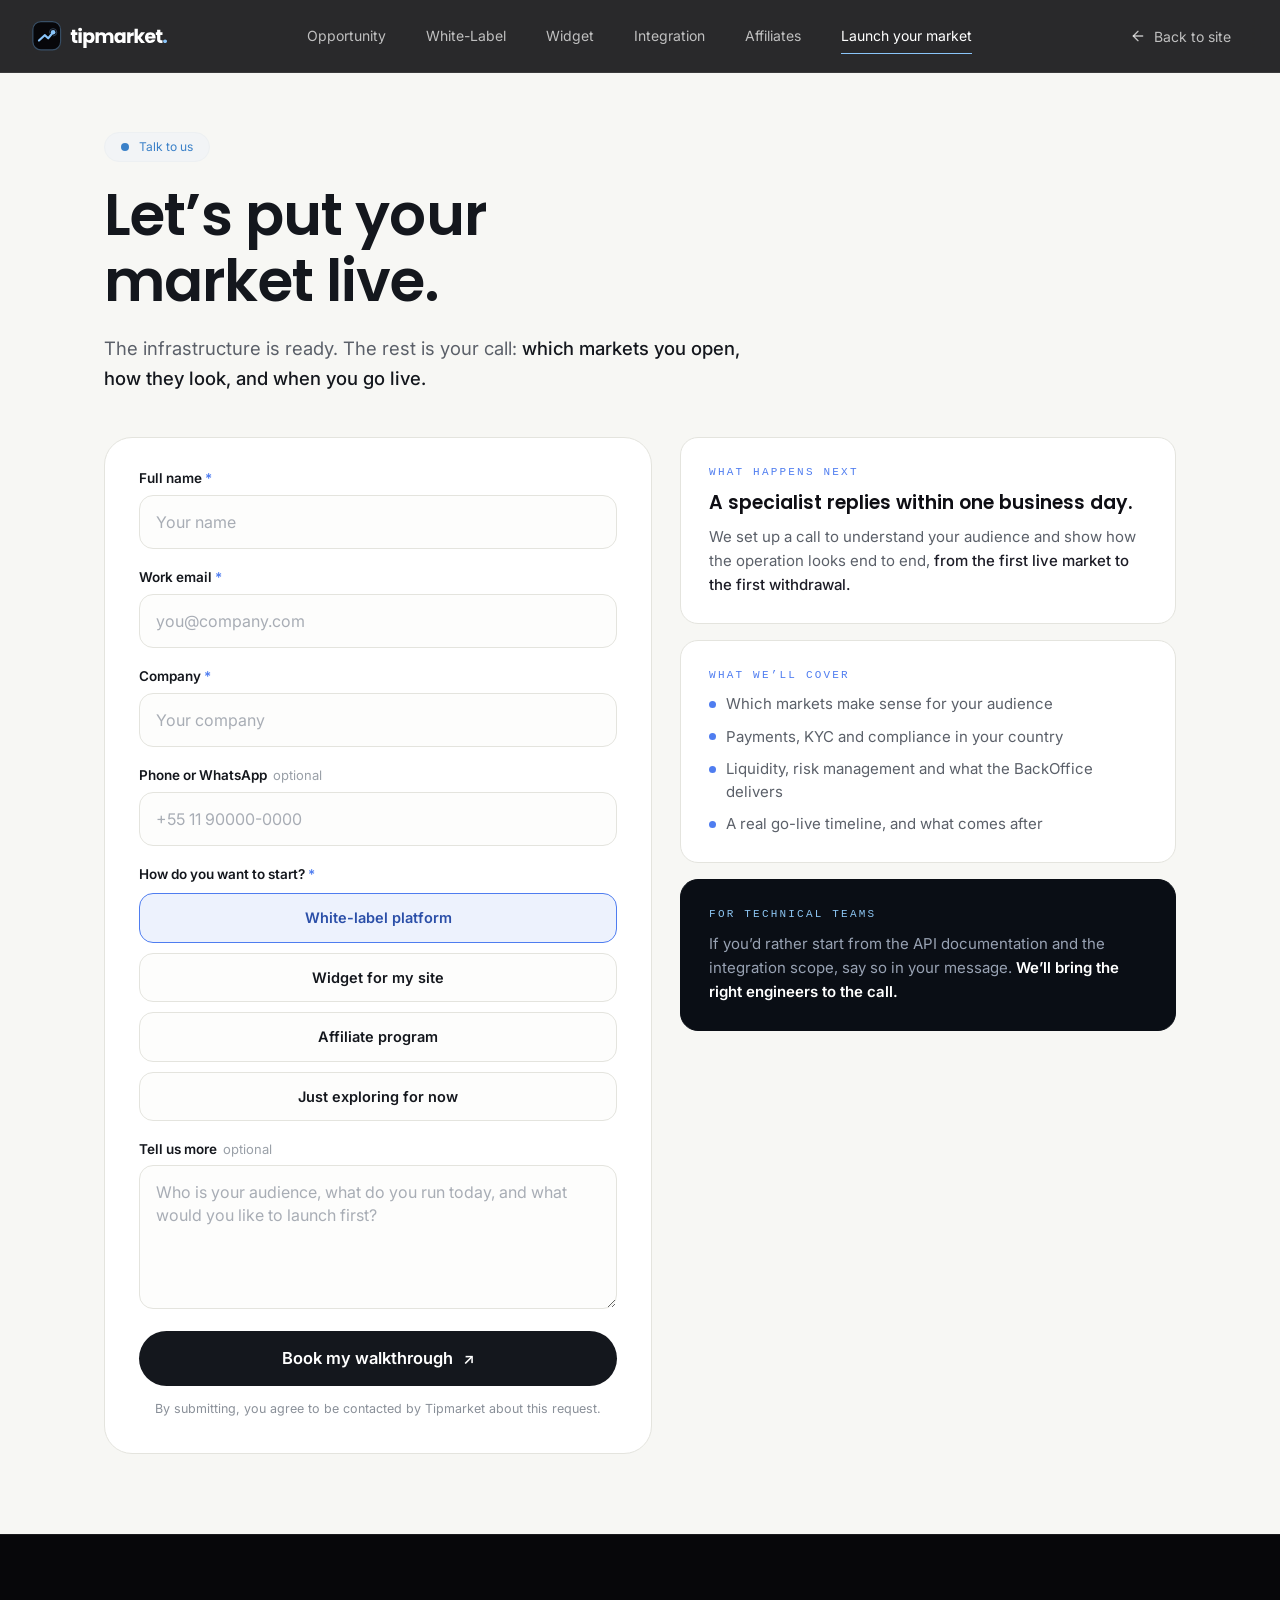
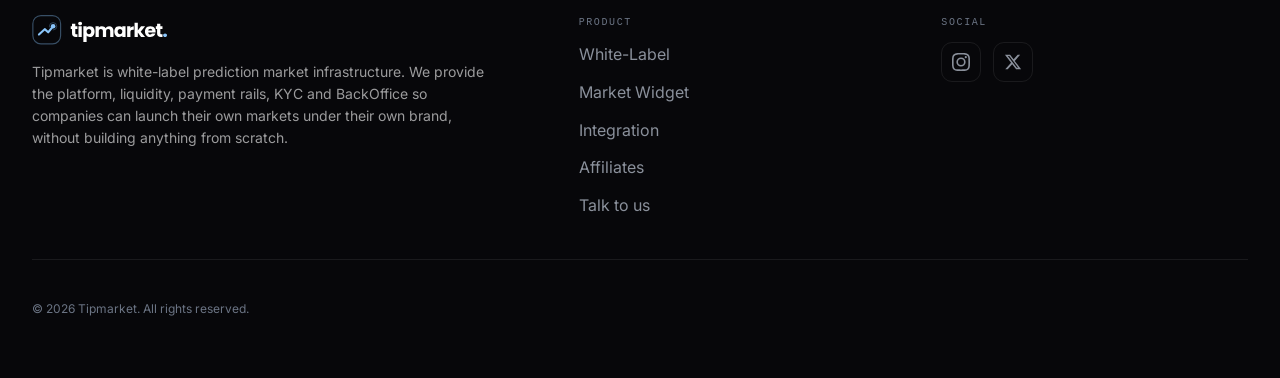
<file: contact.html>
<!DOCTYPE html>
<html lang="en" data-page="contact">
<head>
<meta charset="utf-8">
<meta name="viewport" content="width=device-width, initial-scale=1.0">
<title>Launch your market | Tipmarket</title>
<meta name="description" content="Tell Tipmarket about your audience. We come back with the operation design, the markets we suggest and a go-live timeline.">
<meta name="theme-color" content="#07070a">
<link rel="icon" href="assets/logo-mark.svg" type="image/svg+xml">
<link rel="alternate icon" href="assets/logo-mark.png">

<!-- ═══════════════════════════════════════════════════════════════════
     RUNTIME — idêntico ao da home, na mesma ordem. A página de contato
     não carrega nada de novo: os campos saem do .field-input do design
     system e o resto é composição em .tm-lead-* / .tm-aside-*.
   ═══════════════════════════════════════════════════════════════════ -->
<script src="assets/tailwind.js"></script>
<link rel="preconnect" href="https://fonts.googleapis.com">
<link rel="preconnect" href="https://fonts.gstatic.com" crossorigin>
<link rel="stylesheet" href="assets/fonts.css">
<!-- tipografia 1:1 com o artefato v2 (Poppins nos titulos, Inter nos textos) — mesma dupla da home -->
<link rel="stylesheet" href="https://fonts.googleapis.com/css2?family=Poppins:wght@500;600;700;800&family=Inter:wght@400;500;600&display=swap">
<script>
  tailwind.config = {
    theme: {
      extend: {
        colors: {
          void:   '#0e0e14',
          ink:    '#1c1c26',
          signal: '#3a80c8',
          slate:  '#5a6070',
          haze:   '#f2f4f6',
          cloud:  '#edf0f2',
          stone:  '#c4c8d0',
          sky:    '#7eb8e8',
          mist:   '#c2daf0',
          frost:  '#e8f2fa',
          deep:   '#1a3a5c',
          ember:  '#e8904a',
          abyss:  '#07070a',
          beam:   '#8ac5fa',
          steel:  '#384f66',
          yes:    '#2ebd85',
          no:     '#e5484d'
        },
        fontFamily: {
          display: ['Poppins', 'Inter', 'Arial', 'sans-serif'],
          body:    ['Inter', '-apple-system', '"Segoe UI"', 'Roboto', 'Arial', 'sans-serif']
        }
      }
    }
  }
</script>
<link rel="stylesheet" href="assets/base.css">
<link rel="stylesheet" href="assets/site.css">
</head>
<body class="font-body">

<!-- ═══════════════════════════════════════════════════════════════════
     RAIL — o mesmo da home, com duas diferenças de propósito:

     · os links de seção apontam de volta para a home, porque aqui essas
       âncoras não existem;
     · o botão "Quero operar" sai. Ele é o que trouxe a pessoa até aqui;
       mantê-lo seria um CTA apontando para a própria página, e o lugar
       dele agora é o submit do formulário — um alvo só.
   ═══════════════════════════════════════════════════════════════════ -->
<header class="tm-topbar">
<div class="tm-topbar-inner max-w-[1280px] mx-auto px-6 md:px-8 flex items-center justify-between gap-6">
  <a class="tm-logo" href="index.html">
    <img src="assets/logo-white.svg" alt="Tipmarket" width="234" height="52">
  </a>

  <nav class="hidden lg:flex items-center gap-8 xl:gap-10 font-body" aria-label="Sections">
    <a class="tm-navlink" href="index.html#opportunity"><span class="tm-navlink-label">Opportunity</span></a>
    <a class="tm-navlink" href="index.html#b2b"><span class="tm-navlink-label">White-Label</span></a>
    <a class="tm-navlink" href="index.html#widget"><span class="tm-navlink-label">Widget</span></a>
    <a class="tm-navlink" href="index.html#integration"><span class="tm-navlink-label">Integration</span></a>
    <a class="tm-navlink" href="index.html#affiliates"><span class="tm-navlink-label">Affiliates</span></a>
    <span class="tm-navlink is-active" aria-current="page"><span class="tm-navlink-label">Launch your market</span></span>
  </nav>

  <div class="flex items-center gap-3 flex-shrink-0">
    <a class="tm-railback font-body hidden lg:inline-flex" href="index.html">
      <svg class="h-4 w-4" fill="none" stroke="currentColor" stroke-width="2" stroke-linecap="round" stroke-linejoin="round" viewBox="0 0 24 24" aria-hidden="true"><path d="M19 12H5"></path><path d="m12 19-7-7 7-7"></path></svg>
      Back to site
    </a>
    <button id="hamburger" aria-label="Menu" class="lg:hidden flex items-center justify-center w-10 h-10 -mr-2">
      <img id="icon-bars" src="assets/icon-menu.svg" alt="Menu" class="w-5 h-5 brightness-0 invert">
      <svg id="icon-close" class="w-5 h-5 text-white hidden" fill="currentColor" viewBox="0 0 20 20" xmlns="http://www.w3.org/2000/svg"><path d="M6.28 5.22a.75.75 0 0 0-1.06 1.06L8.94 10l-3.72 3.72a.75.75 0 1 0 1.06 1.06L10 11.06l3.72 3.72a.75.75 0 1 0 1.06-1.06L11.06 10l3.72-3.72a.75.75 0 0 0-1.06-1.06L10 8.94 6.28 5.22Z"></path></svg>
    </button>
  </div>
</div>
<span class="tm-progress" id="tm-progress" aria-hidden="true"></span>
</header>

<div id="mobile-menu" class="fixed inset-0 z-40 flex-col pt-28 px-6 gap-0">
  <a class="tm-sheet-item" href="index.html#opportunity"><span class="tm-sheet-label">Opportunity</span></a>
  <a class="tm-sheet-item" href="index.html#b2b"><span class="tm-sheet-label">White-Label</span></a>
  <a class="tm-sheet-item" href="index.html#widget"><span class="tm-sheet-label">Widget</span></a>
  <a class="tm-sheet-item" href="index.html#integration"><span class="tm-sheet-label">Integration</span></a>
  <a class="tm-sheet-item" href="index.html#affiliates"><span class="tm-sheet-label">Affiliates</span></a>
  <a class="tm-sheet-item" href="#form" onclick="closeMobileMenu()"><span class="tm-sheet-label v2-shiny">Launch your market</span></a>
</div>


<!-- ═══════════════════════════════════════════════════════════════════
     CABEÇALHO DA PÁGINA
     Papel morno, e não branco: aqui o formulário e a coluna do "o que
     esperar" são cartões, e é o fundo que os faz ler como cartões. O
     tom também muda — a home argumenta, esta página só quer o
     formulário preenchido.
   ═══════════════════════════════════════════════════════════════════ -->
<section class="tm-paper px-6 md:px-8 pb-[44px]" style="padding-top:132px;">
<div class="max-w-[1072px] mx-auto flex flex-col gap-5" data-reveal>
  <span class="inline-flex items-center gap-2.5 self-start px-4 py-1.5 rounded-full border border-cloud bg-haze">
    <span class="ds-dot" style="background:#3a80c8;"></span>
    <span class="label">Talk to us</span>
  </span>
  <!-- O título, a lede, o rótulo do submit e a coluna da direita são
       reescritos pelo produto que a pessoa escolhe no formulário (ou pelo
       ?i= com que ela chegou) — ver INTENTS em site.js. O que está no HTML
       é o estado padrão, o de quem chega sem dizer nada. -->
  <h1 class="font-display font-semibold tm-lead-h1 max-w-[16ch]" style="text-wrap:balance;" id="tm-lead-hd">
    Let’s put your market live.
  </h1>
  <p class="font-body tm-lead-lede max-w-[56ch]" id="tm-lead-sub">
    The infrastructure is ready. The rest is your call:
    <span class="text-ink font-medium">which markets you open, how they look, and when you go live.</span>
  </p>
</div>
</section>


<!-- ═══════════════════════════════════════════════════════════════════
     FORMULÁRIO + O QUE ESPERAR

     Duas colunas, como na referência: o formulário à esquerda e, à direita, a
     resposta para a pergunta que trava todo mundo antes de digitar o
     e-mail — o que acontece depois que eu apertar isso.
   ═══════════════════════════════════════════════════════════════════ -->
<section id="form" class="tm-paper px-6 md:px-8 tm-section-bottom" style="scroll-margin-top:88px;">
<div class="tm-lead-shell max-w-[1072px] mx-auto grid grid-cols-1 lg:grid-cols-[1.05fr_.95fr] gap-7 items-start" id="tm-lead-shell" data-reveal>

  <!-- ── a coluna do formulário ─────────────────────────────────── -->
  <div class="tm-lead min-w-0" id="tm-lead">

    <!-- data-endpoint recebe a URL que aceita o POST do lead. Enquanto
         estiver vazio o envio não sai do navegador: a tela de confirmação
         aparece igual, para a página poder ser revisada inteira, e um
         aviso vai para o console de quem for ligar o back-end.

         data-mailto não é caminho de envio — é só o endereço de socorro
         citado quando o POST falha, para a pessoa não ficar sem saída. -->
    <form class="tm-lead-form"
          id="tm-lead-form" novalidate
          data-endpoint=""
          data-mailto="comercial@tipmarket.com">

      <!-- armadilha de robô: fora da tela e fora da ordem de tabulação.
           Se vier preenchida, o envio é descartado em silêncio. -->
      <div class="tm-hp" aria-hidden="true">
        <label for="tm-lead-site">Do not fill in this field</label>
        <input id="tm-lead-site" name="site_url" type="text" tabindex="-1" autocomplete="off">
      </div>

      <!-- coluna única, como no artefato: quatro campos curtos empilhados
           leem mais calmos do que dois pares lado a lado, e a pergunta do
           produto — que é a que decide a conversa — não disputa a linha.
           Sem grade em volta: o gap do próprio form dá o ritmo, e ele é
           um só do primeiro campo ao botão. -->
      <div class="tm-field" data-field="name">
        <label class="tm-field-label font-body" for="tm-lead-name">Full name<span class="tm-field-req">*</span></label>
        <input class="field-input font-body"
               id="tm-lead-name" name="name" type="text" autocomplete="name"
               placeholder="Your name" aria-describedby="tm-err-name">
        <span class="tm-field-err font-body" id="tm-err-name"></span>
      </div>

      <div class="tm-field" data-field="email">
        <label class="tm-field-label font-body" for="tm-lead-email">Work email<span class="tm-field-req">*</span></label>
        <input class="field-input font-body"
               id="tm-lead-email" name="email" type="email" autocomplete="email" inputmode="email"
               placeholder="you@company.com" aria-describedby="tm-err-email">
        <span class="tm-field-err font-body" id="tm-err-email"></span>
      </div>

      <div class="tm-field" data-field="company">
        <!-- afiliado e quem só está avaliando não precisam ter empresa:
             o rótulo e a obrigatoriedade acompanham o produto escolhido -->
        <label class="tm-field-label font-body" for="tm-lead-company"><span id="tm-lead-company-label">Company</span><span class="tm-field-req" id="tm-lead-company-req">*</span><span class="tm-field-opt" id="tm-lead-company-opt" hidden>optional</span></label>
        <input class="field-input font-body"
               id="tm-lead-company" name="company" type="text" autocomplete="organization"
               placeholder="Your company" aria-describedby="tm-err-company">
        <span class="tm-field-err font-body" id="tm-err-company"></span>
      </div>

      <div class="tm-field" data-field="phone">
        <label class="tm-field-label font-body" for="tm-lead-phone">Phone or WhatsApp<span class="tm-field-opt">optional</span></label>
        <input class="field-input font-body"
               id="tm-lead-phone" name="phone" type="tel" autocomplete="tel" inputmode="tel"
               placeholder="+55 11 90000-0000" aria-describedby="tm-err-phone">
        <span class="tm-field-err font-body" id="tm-err-phone"></span>
      </div>

      <!-- o site vende dois produtos e eles caem em conversas
           diferentes. Perguntar aqui custa um clique; descobrir na
           chamada custa a chamada. -->
      <fieldset class="tm-field" data-field="interest">
        <legend class="tm-field-label font-body">How do you want to start?<span class="tm-field-req">*</span></legend>
        <div class="tm-choice" id="tm-lead-interest">
          <label class="tm-choice-opt font-body">
            <input type="radio" name="interest" value="White-label platform" aria-describedby="tm-err-interest">
            <span>White-label platform</span>
          </label>
          <label class="tm-choice-opt font-body">
            <input type="radio" name="interest" value="Widget for my site" aria-describedby="tm-err-interest">
            <span>Widget for my site</span>
          </label>
          <label class="tm-choice-opt font-body">
            <input type="radio" name="interest" value="Affiliate program" aria-describedby="tm-err-interest">
            <span>Affiliate program</span>
          </label>
          <label class="tm-choice-opt font-body">
            <input type="radio" name="interest" value="Just exploring for now" aria-describedby="tm-err-interest">
            <span>Just exploring for now</span>
          </label>
        </div>
        <span class="tm-field-err font-body" id="tm-err-interest"></span>
      </fieldset>

      <div class="tm-field" data-field="message">
        <label class="tm-field-label font-body" for="tm-lead-message">Tell us more<span class="tm-field-opt">optional</span></label>
        <textarea class="field-input font-body"
                  id="tm-lead-message" name="message" rows="5"
                  placeholder="Who is your audience, what do you run today, and what would you like to launch first?"></textarea>
      </div>

      <div class="flex flex-col gap-3.5">
        <button class="tm-lead-submit font-body" id="tm-lead-submit" type="submit">
          <span data-label>Book my walkthrough</span>
          <span class="tm-lead-arrow" aria-hidden="true">↗</span>
        </button>

        <p class="tm-lead-consent font-body">
          By submitting, you agree to be contacted by Tipmarket about this request.
        </p>

        <p class="tm-lead-status font-body ds-regular-l" id="tm-lead-status" role="status" aria-live="polite"></p>
      </div>
    </form>

    <!-- ── o estado de enviado ──────────────────────────────────────
         Toma o lugar do formulário, e a coluna do "o que esperar" sai
         junto: aquele texto existia para convencer alguém a preencher,
         e nesse instante já não tem ninguém para convencer.

         Vem escuro sobre a página clara pelo mesmo motivo que o cartão
         de fecho do widget na Quebra 4: até aqui a página era um
         formulário, daqui em diante é a Tipmarket falando. É o único
         momento em que a marca fala em primeira pessoa com quem
         acabou de virar cliente, e ele merece o peso.             -->
    <div class="tm-lead-ok" id="tm-lead-ok" tabindex="-1">
      <div class="v2-aurora" aria-hidden="true" style="left:50%;margin-left:-260px;top:-320px;width:520px;height:520px;opacity:.55;"></div>
      <div class="v2-grid-bg" aria-hidden="true"></div>

      <div class="tm-lead-ok-inner">
        <span class="tm-lead-check" aria-hidden="true">
          <svg viewBox="0 0 20 20" fill="none" stroke="currentColor" stroke-width="2.3" stroke-linecap="round" stroke-linejoin="round"><path d="M4 10.5 8 14.5 16 6"/></svg>
        </span>

        <h2 class="tm-lead-ok-h font-display font-semibold">Got it.</h2>

        <!-- o e-mail digitado volta em destaque: prova que o envio levou
             o que a pessoa escreveu, e deixa o erro de digitação
             aparecer agora, e não depois de uma semana de silêncio -->
        <p class="tm-lead-ok-p font-body">
          The reply goes to <b class="tm-lead-ok-mail" id="tm-lead-ok-mail">the email you left</b>
          within one business day. Until then there is nothing to do. The next move is ours.
        </p>

        <!-- um lugar específico para ir enquanto espera. Devolver para o
             topo da home seria mandar reler o que ela acabou de ler. -->
        <a class="tm-lead-ok-link font-body" href="index.html#integration">
          See how the integration works
          <svg viewBox="0 0 24 24" fill="none" stroke="currentColor" stroke-width="2" stroke-linecap="round" stroke-linejoin="round" aria-hidden="true"><path d="M7 17 17 7"></path><path d="M7 7h10v10"></path></svg>
        </a>
      </div>
    </div>
  </div>

  <!-- ── a coluna do que esperar ────────────────────────────────── -->
  <aside class="tm-aside min-w-0">

    <div class="tm-aside-block">
      <span class="tm-mono tm-eyebrow tm-aside-badge">What happens next</span>
      <h2 class="tm-aside-h font-display font-semibold text-void">A specialist replies within one business day.</h2>
      <p class="font-body ds-paragraph text-slate" id="tm-lead-next">
        We set up a call to understand your audience and show how the operation looks end to
        end, <span class="text-ink font-medium">from the first live market to the first
        withdrawal.</span>
      </p>
    </div>

    <div class="tm-aside-block">
      <span class="tm-mono tm-eyebrow tm-aside-badge">What we’ll cover</span>
      <ul class="tm-aside-list font-body" id="tm-lead-cover">
        <li>Which markets make sense for your audience</li>
        <li>Payments, KYC and compliance in your country</li>
        <li>Liquidity, risk management and what the BackOffice delivers</li>
        <li>A real go-live timeline, and what comes after</li>
      </ul>
    </div>

    <!-- escuro, e é o único da coluna: fecha o texto e faz par com o
         cartão de fecho do widget na home. Para quem escolhe afiliados
         ele troca de assunto — não há integração para discutir. -->
    <div class="tm-aside-block tm-aside-block--dark" id="tm-lead-tech">
      <span class="tm-mono tm-eyebrow tm-aside-badge">For technical teams</span>
      <p class="font-body ds-paragraph" id="tm-lead-tech-body">
        If you’d rather start from the API documentation and the integration scope, say so in
        your message. <span class="tm-em">We’ll bring the right engineers to the call.</span>
      </p>
    </div>
  </aside>

</div>
</section>


<!-- ═══════════════════════════════════════════════════════════════════
     RODAPÉ — o mesmo da home, com os links de seção apontando para ela
   ═══════════════════════════════════════════════════════════════════ -->
<footer class="relative overflow-hidden px-6 md:px-8 pt-[80px] pb-[60px]" style="background:#07070a;border-top:1px solid var(--border);">
<div class="max-w-[1280px] mx-auto relative z-10 flex flex-col gap-10">

  <div class="grid grid-cols-1 md:grid-cols-[1.6fr_1fr_1fr] gap-10 md:gap-14 pb-10" style="border-bottom:1px solid var(--border);">
    <div class="flex flex-col gap-4">
      <a class="tm-logo self-start" href="index.html">
        <img src="assets/logo-white.svg" alt="Tipmarket" width="234" height="52">
      </a>
      <p class="font-body ds-regular-l max-w-[460px]" style="color:rgba(255,255,255,.6);">
        Tipmarket is white-label prediction market infrastructure. We provide the platform,
        liquidity, payment rails, KYC and BackOffice so companies can launch their own markets
        under their own brand, without building anything from scratch.
      </p>
    </div>

    <nav class="flex flex-col gap-3">
      <span class="tm-mono tm-eyebrow" style="color:#6b7484;font-size:10px;">Product</span>
      <a class="font-body ds-paragraph transition-colors hover:[color:#8ac5fa]" style="color:var(--muted);" href="index.html#b2b">White-Label</a>
      <a class="font-body ds-paragraph transition-colors hover:[color:#8ac5fa]" style="color:var(--muted);" href="index.html#widget">Market Widget</a>
      <a class="font-body ds-paragraph transition-colors hover:[color:#8ac5fa]" style="color:var(--muted);" href="index.html#integration">Integration</a>
      <a class="font-body ds-paragraph transition-colors hover:[color:#8ac5fa]" style="color:var(--muted);" href="index.html#affiliates">Affiliates</a>
      <a class="font-body ds-paragraph transition-colors hover:[color:#8ac5fa]" style="color:var(--muted);" href="#form">Talk to us</a>
    </nav>

    <nav class="flex flex-col gap-3">
      <span class="tm-mono tm-eyebrow" style="color:#6b7484;font-size:10px;">Social</span>
      <div class="flex items-center gap-3">
        <a class="w-10 h-10 flex items-center justify-center rounded-[11px] border transition-colors hover:[border-color:var(--accent)] hover:[color:var(--accent)]" style="border-color:var(--border);color:var(--muted);" href="#" aria-label="Tipmarket on Instagram" title="Instagram">
          <svg class="w-[18px] h-[18px]" fill="currentColor" viewBox="0 0 24 24" aria-hidden="true"><path d="M12 2.163c3.204 0 3.584.012 4.85.07 3.252.148 4.771 1.691 4.919 4.919.058 1.265.069 1.645.069 4.849 0 3.205-.012 3.584-.069 4.849-.149 3.225-1.664 4.771-4.919 4.919-1.266.058-1.644.07-4.85.07-3.204 0-3.584-.012-4.849-.07-3.26-.149-4.771-1.699-4.919-4.92-.058-1.265-.07-1.644-.07-4.849 0-3.204.013-3.583.07-4.849.149-3.227 1.664-4.771 4.919-4.919 1.266-.057 1.645-.069 4.849-.069zm0-2.163c-3.259 0-3.667.014-4.947.072-4.358.2-6.78 2.618-6.98 6.98C.014 8.333 0 8.741 0 12c0 3.259.014 3.668.072 4.948.2 4.358 2.618 6.78 6.98 6.98C8.333 23.986 8.741 24 12 24c3.259 0 3.668-.014 4.948-.072 4.354-.2 6.782-2.618 6.979-6.98.059-1.28.073-1.689.073-4.948 0-3.259-.014-3.667-.072-4.947-.196-4.354-2.617-6.78-6.979-6.98C15.668.014 15.259 0 12 0zm0 5.838a6.162 6.162 0 1 0 0 12.324 6.162 6.162 0 0 0 0-12.324zM12 16a4 4 0 1 1 0-8 4 4 0 0 1 0 8zm6.406-11.845a1.44 1.44 0 1 0 0 2.881 1.44 1.44 0 0 0 0-2.881z"/></svg>
        </a>
        <a class="w-10 h-10 flex items-center justify-center rounded-[11px] border transition-colors hover:[border-color:var(--accent)] hover:[color:var(--accent)]" style="border-color:var(--border);color:var(--muted);" href="#" aria-label="Tipmarket on X" title="X">
          <svg class="w-[18px] h-[18px]" fill="currentColor" viewBox="0 0 24 24" aria-hidden="true"><path d="M18.244 2.25h3.308l-7.227 8.26 8.502 11.24h-6.66l-5.214-6.817L4.99 21.75H1.68l7.73-8.835L1.254 2.25H8.08l4.713 6.231 5.45-6.231Zm-1.161 17.52h1.833L7.084 4.126H5.117L17.083 19.77Z"/></svg>
        </a>
      </div>
    </nav>
  </div>

  <div class="flex flex-col sm:flex-row items-start sm:items-center justify-between gap-4">
    <p class="font-body ds-regular-m" style="color:#6b7484;">© 2026 Tipmarket. All rights reserved.</p>
  </div>
</div>
</footer>

<script src="assets/base.js"></script>
<script src="assets/site.js"></script>
</body>
</html>
</file>
<file: assets/fonts.css>
/* Plus Jakarta Sans — subsets nao-latinos.
   Os dois blocos /* latin */ (400 e 500) sairam daqui: apontavam para um
   arquivo que vivia na pasta de referencia e nao foi extraido, entao viravam
   404 em producao. O range latino ja esta coberto por inteiro pelo
   PlusJakartaSans-latin-var.woff2 declarado em site.css, que traz os pesos
   reais de 200 a 800 em vez de so 400 e 500. */
/* cyrillic-ext */
@font-face {
  font-family: 'Plus Jakarta Sans';
  font-style: normal;
  font-weight: 400;
  font-display: swap;
  src: url(https://fonts.gstatic.com/s/plusjakartasans/v12/LDIoaomQNQcsA88c7O9yZ4KMCoOg4Ko70yygg_vbd-E.woff2) format('woff2');
  unicode-range: U+0460-052F, U+1C80-1C8A, U+20B4, U+2DE0-2DFF, U+A640-A69F, U+FE2E-FE2F;
}
/* vietnamese */
@font-face {
  font-family: 'Plus Jakarta Sans';
  font-style: normal;
  font-weight: 400;
  font-display: swap;
  src: url(https://fonts.gstatic.com/s/plusjakartasans/v12/LDIoaomQNQcsA88c7O9yZ4KMCoOg4Ko50yygg_vbd-E.woff2) format('woff2');
  unicode-range: U+0102-0103, U+0110-0111, U+0128-0129, U+0168-0169, U+01A0-01A1, U+01AF-01B0, U+0300-0301, U+0303-0304, U+0308-0309, U+0323, U+0329, U+1EA0-1EF9, U+20AB;
}
/* latin-ext */
@font-face {
  font-family: 'Plus Jakarta Sans';
  font-style: normal;
  font-weight: 400;
  font-display: swap;
  src: url(https://fonts.gstatic.com/s/plusjakartasans/v12/LDIoaomQNQcsA88c7O9yZ4KMCoOg4Ko40yygg_vbd-E.woff2) format('woff2');
  unicode-range: U+0100-02BA, U+02BD-02C5, U+02C7-02CC, U+02CE-02D7, U+02DD-02FF, U+0304, U+0308, U+0329, U+1D00-1DBF, U+1E00-1E9F, U+1EF2-1EFF, U+2020, U+20A0-20AB, U+20AD-20C0, U+2113, U+2C60-2C7F, U+A720-A7FF;
}
/* cyrillic-ext */
@font-face {
  font-family: 'Plus Jakarta Sans';
  font-style: normal;
  font-weight: 500;
  font-display: swap;
  src: url(https://fonts.gstatic.com/s/plusjakartasans/v12/LDIoaomQNQcsA88c7O9yZ4KMCoOg4Ko70yygg_vbd-E.woff2) format('woff2');
  unicode-range: U+0460-052F, U+1C80-1C8A, U+20B4, U+2DE0-2DFF, U+A640-A69F, U+FE2E-FE2F;
}
/* vietnamese */
@font-face {
  font-family: 'Plus Jakarta Sans';
  font-style: normal;
  font-weight: 500;
  font-display: swap;
  src: url(https://fonts.gstatic.com/s/plusjakartasans/v12/LDIoaomQNQcsA88c7O9yZ4KMCoOg4Ko50yygg_vbd-E.woff2) format('woff2');
  unicode-range: U+0102-0103, U+0110-0111, U+0128-0129, U+0168-0169, U+01A0-01A1, U+01AF-01B0, U+0300-0301, U+0303-0304, U+0308-0309, U+0323, U+0329, U+1EA0-1EF9, U+20AB;
}
/* latin-ext */
@font-face {
  font-family: 'Plus Jakarta Sans';
  font-style: normal;
  font-weight: 500;
  font-display: swap;
  src: url(https://fonts.gstatic.com/s/plusjakartasans/v12/LDIoaomQNQcsA88c7O9yZ4KMCoOg4Ko40yygg_vbd-E.woff2) format('woff2');
  unicode-range: U+0100-02BA, U+02BD-02C5, U+02C7-02CC, U+02CE-02D7, U+02DD-02FF, U+0304, U+0308, U+0329, U+1D00-1DBF, U+1E00-1E9F, U+1EF2-1EFF, U+2020, U+20A0-20AB, U+20AD-20C0, U+2113, U+2C60-2C7F, U+A720-A7FF;
}
</file>
<file: assets/base.css>
/* ═══════════════════════════════════════════════════════════════════
   TIPMARKET — BASE LAYER
   Reset, fontes, botões (.cta-btn / .btn-outline), .label, nav mobile,
   [data-reveal] e as animações de ticker/glow. Carregado antes de
   site.css, que estende esta camada.
   ═══════════════════════════════════════════════════════════════════ */

/* ── Font ─────────────────────────────────────────────── */
@font-face {
  font-family: 'Multima';
  src: url("Multima-Regular.woff2") format('woff2');
  font-weight: 400;
  font-style: normal;
  font-display: swap;
}

/* ── Base reset ───────────────────────────────────────── */
*, *::before, *::after { box-sizing: border-box; }
* { -webkit-font-smoothing: antialiased; }
html { scroll-behavior: smooth; }
body {
  font-family: 'Inter', -apple-system, "Segoe UI", Roboto, Arial, sans-serif;
  font-size: 16px;
  line-height: 1.62;
  color: #1c1c26;
  background: #fff;
  overflow-x: hidden;
}
.font-display { font-family: 'Poppins', Inter, Arial, sans-serif; }

/* ── Texto só para leitor de tela ─────────────────────────────
   O Tailwind gera .sr-only, mas ele é um JIT: até a classe existir o
   span fica no fluxo e ocupa uma linha de ~22px. No herói isso mudava a
   altura do palco depois do primeiro layout — e a barra do telefone,
   posicionada a partir dela, assentava 22px fora de lugar. Declarado
   aqui, o contrato não depende de quando o runtime roda. */
.sr-only {
  position: absolute; width: 1px; height: 1px; padding: 0; margin: -1px;
  overflow: hidden; clip: rect(0, 0, 0, 0); clip-path: inset(50%);
  white-space: nowrap; border: 0;
}

/* ── Label tag ────────────────────────────── */
.label {
  font-family: 'Inter', -apple-system, "Segoe UI", Roboto, Arial, sans-serif;
  font-size: 12px;
  line-height: 1.33;
  color: #3a80c8;
  font-weight: 400;
}

/* ── Outline button ─────────────────────── */
.btn-outline {
  position: relative;
  isolation: isolate;
  transition: box-shadow 0.35s ease, color 0.35s ease, border-color 0.35s ease;
}
.btn-outline::before {
  content: '';
  position: absolute; inset: 0;
  border-radius: inherit;
  background: linear-gradient(180deg, #5296d4 0%, #2d6ab4 100%);
  opacity: 0;
  transition: opacity 0.35s ease;
  z-index: -1;
}
.btn-outline:hover::before { opacity: 1; }
.btn-outline:hover {
  box-shadow: 0 0 0 3px rgba(58,128,200,0.18), 0 0 28px 8px rgba(58,128,200,0.24);
  color: #fff !important;
  border-color: transparent !important;
}

/* ── Mobile nav ──────────────────────────── */
#mobile-menu { display: none; }
#mobile-menu.open { display: flex; }

/* ── Primary CTA button ─────────────────────── */
.cta-btn {
  position: relative;
  isolation: isolate;
  background: #0e0e14;
  transition: box-shadow 0.35s ease;
}
.cta-btn::before {
  content: '';
  position: absolute; inset: 0;
  border-radius: inherit;
  background: linear-gradient(180deg, #5296d4 0%, #2d6ab4 100%);
  opacity: 0;
  transition: opacity 0.35s ease;
  z-index: -1;
}
.cta-btn:hover::before { opacity: 1; }
.cta-btn:hover {
  box-shadow: 0 0 0 3px rgba(58,128,200,0.18), 0 0 28px 8px rgba(58,128,200,0.24);
}
.cta-btn .cta-icon {
  display: flex; align-items: center; justify-content: center;
  width: 36px; height: 36px; border-radius: 50%;
  background: transparent; flex-shrink: 0;
  transition: background 0.35s ease;
}
.cta-btn:hover .cta-icon { background: #fff; }
.cta-btn .cta-icon img {
  filter: brightness(0) invert(1);
  transition: filter 0.35s ease, transform 0.35s ease;
}
.cta-btn:hover .cta-icon img { filter: none; transform: translateX(2px); }

/* White/light button variant */
.cta-btn-light .cta-icon { background: transparent !important; }
.cta-btn-light .cta-icon img { filter: brightness(0) !important; }
.cta-btn-light:hover { color: #fff; }
.cta-btn-light:hover .cta-icon { background: rgba(255,255,255,0.15) !important; }
.cta-btn-light:hover .cta-icon img { filter: brightness(0) invert(1) !important; transform: translateX(2px); }

/* ── Scroll reveal ──────────────────────── */
[data-reveal] {
  opacity: 0;
  transform: translateY(16px);
  transition: opacity 0.6s ease, transform 0.6s ease;
}
[data-reveal].revealed {
  opacity: 1;
  transform: none;
}

/* ── Pill ticker animations ─────────────── */
@keyframes pills-left {
  from { transform: translateX(0); }
  to   { transform: translateX(-50%); }
}
@keyframes pills-right {
  from { transform: translateX(-50%); }
  to   { transform: translateX(0); }
}

/* ── How-it-works sequential flowing glow ─ */
@keyframes hiw-glow {
  0%, 100%  { box-shadow: none; }
  8%        { box-shadow: 0 0 0 2px rgba(58,128,200,0.40),
                           0 0 22px 7px  rgba(58,128,200,0.25),
                           0 0 50px 16px rgba(58,128,200,0.08); }
  15%       { box-shadow: 0 0 0 2px rgba(58,128,200,0.55),
                           0 0 30px 10px rgba(58,128,200,0.38),
                           0 0 64px 22px rgba(58,128,200,0.14); }
  24%       { box-shadow: none; }
}
.hiw-glow-1 { animation: hiw-glow 10s ease-in-out infinite 0s; }
.hiw-glow-2 { animation: hiw-glow 10s ease-in-out infinite 1.2s; }
.hiw-glow-3 { animation: hiw-glow 10s ease-in-out infinite 2.4s; }
.hiw-glow-4 { animation: hiw-glow 10s ease-in-out infinite 3.6s; }

/* ── Pulse animation ─────────────────────── */
@keyframes pulse { 0%,100%{opacity:1} 50%{opacity:0.3} }

/* ── Mobile overrides ────────────────────── */
@media (max-width: 767px) {
  .cta-btn .cta-icon { width: 20px; height: 20px; }
  .cta-btn:hover .cta-icon { background: transparent; }
}
</file>
<file: assets/site.css>
/* ═══════════════════════════════════════════════════════════════════════
   TIPMARKET — SITE LAYER
   Extends the base layer (assets/base.css). Nothing here invents a new
   token: every value below is lifted from the design system's
   LAYER B (surfaces + motion), LAYER D (brand CTA recolour) and
   LAYER E (typography), plus the site-only compositions prefixed .tm-*.
   Base reset, .label, .cta-btn, .btn-outline, [data-reveal], pills-left,
   hiw-glow and the Multima @font-face all come from base.css.
   ═══════════════════════════════════════════════════════════════════════ */

/* ── Real weights for Plus Jakarta Sans ───────────────────────────────
   The css2.css that ships with the design system declares only 400 and
   500 for the latin subset, so every request for 600/700 on this site
   was being faked by the browser — it took Medium and thickened the
   strokes, keeping Medium's metrics. This is the variable file (axis
   200..800), declared over the full range so the real weights are used.
   ═══════════════════════════════════════════════════════════════════ */
@font-face {
  font-family: 'Plus Jakarta Sans';
  src: url('PlusJakartaSans-latin-var.woff2') format('woff2');
  font-weight: 200 800;
  font-style: normal;
  font-display: swap;
  unicode-range: U+0000-00FF, U+0131, U+0152-0153, U+02BB-02BC, U+02C6,
                 U+02DA, U+02DC, U+0304, U+0308, U+0329, U+2000-206F,
                 U+20AC, U+2122, U+2191, U+2193, U+2212, U+2215, U+FEFF, U+FFFD;
}

/* ── LAYER B · tokens ─────────────────────────────────────────────── */
:root {
  --bg:      #07070a;
  --surface: #0f0f16;
  --accent:  #8ac5fa;
  --text:    #f5f7fa;
  --muted:   #8a909b;
  --yes:     #2ebd85;
  --no:      #e5484d;
  --border:  #ffffff14;
  --section-space: 80px;
}

.tm-section-top { padding-top:var(--section-space) }
.tm-section-bottom { padding-bottom:var(--section-space) }
@media (max-width:639px) {
  :root { --section-space:48px }
}

/* ── LAYER E · typography ─────────────────────────────────────────── */
.ds-h1        { font-size:clamp(40px,5vw,60px); line-height:1.1  }
.ds-h2        { font-size:clamp(32px,4vw,60px); line-height:1.1  }
.ds-h3        { font-size:clamp(28px,4vw,40px); line-height:1.2  }
.ds-h4        { font-size:20px; line-height:1.3  }
.ds-bold-l    { font-size:20px; line-height:1.6;  font-weight:500 }
.ds-bold-m    { font-size:16px; line-height:1.62; font-weight:500 }
.ds-bold-s    { font-size:14px; line-height:1.57; font-weight:500 }
.ds-paragraph { font-size:16px; line-height:1.62 }
.ds-regular-l { font-size:14px; line-height:1.57 }
.ds-regular-m { font-size:12px; line-height:1.5  }
.ds-regular-s { font-size:12px; line-height:1.33 }

.ds-code { font-family:ui-monospace,SFMono-Regular,Menlo,Consolas,monospace;
           font-size:11px; line-height:1.5; letter-spacing:0 }
.ds-code-light { color:#5a6070; background:#f2f4f6; border:1px solid #edf0f2;
                 border-radius:6px; padding:2px 6px; display:inline-block }
.ds-code-dark  { color:#9fd2fc; background:rgba(138,197,250,0.08);
                 border:1px solid rgba(138,197,250,0.18); border-radius:6px;
                 padding:2px 6px; display:inline-block }

/* ── LAYER B · surfaces & atmosphere ──────────────────────────────── */
.section-inner { max-width:1280px; margin:0 auto }
.v2-surface { background:var(--surface); border:1px solid var(--border); border-radius:16px }
.v2-aurora  { pointer-events:none; position:absolute; filter:blur(80px);
              background:radial-gradient(closest-side,#8ac5fa4d,#0000 70%); border-radius:50% }
.v2-grid-bg { pointer-events:none; position:absolute; inset:0;
              background-image:radial-gradient(#ffffff0e 1px,#0000 0); background-size:26px 26px;
              -webkit-mask-image:radial-gradient(70% 60% at 50% 38%,#000 0,#0000 78%);
                      mask-image:radial-gradient(70% 60% at 50% 38%,#000 0,#0000 78%) }
.v2-gradient-text {
  color:#0000;
  background:linear-gradient(110deg,#cfeaff,#8ac5fa 38%,#9fdcff 64%,#8ac5fa) 0 0/220% 100%;
  -webkit-background-clip:text; background-clip:text;
  animation:v2Sheen 7s ease-in-out infinite alternate
}
.v2-shiny { color:var(--accent) }
.v2-settle { animation:fadeUp .62s cubic-bezier(.16,1,.3,1) both; animation-delay:var(--d,0s) }

/* ── LAYER B · buttons ────────────────────────────────────────────── */
.v2-cta {
  background:var(--accent); color:var(--bg);
  border-radius:9999px; justify-content:center; align-items:center; gap:.5rem;
  font-weight:600; display:inline-flex; position:relative; overflow:hidden;
  transition:transform .2s cubic-bezier(.16,1,.3,1), box-shadow .2s;
  box-shadow:0 10px 36px -8px #8ac5fa8c, 0 0 0 1px #8ac5fa40
}
.v2-cta:hover { transform:translateY(-1px) scale(1.02);
                box-shadow:0 14px 44px -8px #8ac5faa6, 0 0 0 1px #8ac5fa59 }
.v2-cta:after { content:""; pointer-events:none; position:absolute; inset:0; transform:translate(-130%);
                background:linear-gradient(115deg,#0000 32%,#fff9 50%,#0000 68%) }
.v2-cta:hover:after { animation:v2Shine .9s cubic-bezier(.16,1,.3,1) }
.v2-cta:active { transform:translateY(0) scale(.99) }
.v2-cta:focus-visible { outline:none;
  box-shadow:0 10px 36px -8px #8ac5fa8c, 0 0 0 2px var(--bg), 0 0 0 4px #8ac5fa }

.v2-ghost-btn {
  border:1px solid var(--border); color:var(--text); border-radius:9999px;
  justify-content:center; align-items:center; gap:.5rem; font-weight:600;
  display:inline-flex; transition:border-color .2s, background-color .2s
}
.v2-ghost-btn:hover  { background:#ffffff0d; border-color:#fff3 }
.v2-ghost-btn:active { background:#ffffff1a }
.v2-ghost-btn:focus-visible { outline:none; border-color:var(--accent); box-shadow:0 0 0 3px #8ac5fa2e }

/* ── LAYER D · brand CTA recolour ─────────────────────────────────── */
.cta-btn-beam::before { background:linear-gradient(180deg,#8ac5fa 0%,#5296d4 100%) }
.cta-btn-beam:hover {
  color:#07070a !important;
  box-shadow:0 0 0 3px rgba(138,197,250,0.20), 0 0 28px 8px rgba(138,197,250,0.28)
}
.cta-btn-beam:hover .cta-icon img { filter:none }

/* ── LAYER B · market chip ────────────────────────────────────────── */
.v2-chip {
  color:#e7e9ea; white-space:nowrap; display:flex; align-items:center; gap:8px;
  height:32px; padding:0 6px 0 11px; font-size:13px;
  background:linear-gradient(#ffffff0d,#fff0 55%),#16181c;
  border:1px solid #ffffff17; border-radius:999px;
  box-shadow:inset 0 1px #ffffff0d, 0 1px 2px #00000073, 0 6px 16px -8px #00000080
}
.v2-chip-badge { color:#9fd9ff; letter-spacing:.02em; background:#8ac5fa24; border-radius:50%;
                 flex-shrink:0; justify-content:center; align-items:center; width:18px; height:18px;
                 font-size:9px; font-weight:700; display:inline-flex; overflow:hidden;
                 box-shadow:inset 0 0 0 1px #ffffff14 }
.v2-chip-ticker { font-weight:700 }
.v2-chip-px, .v2-chip-chg { font-variant-numeric:tabular-nums }
.v2-chip-px  { color:#e7e9ea }
.v2-chip-chg { border-radius:999px; flex-shrink:0; padding:1px 6px; font-size:11px; font-weight:700 }
.v2-chip-chg.up   { color:#30d158; background:#30d1581a; box-shadow:inset 0 0 0 1px #30d15829 }
.v2-chip-chg.down { color:#ff453a; background:#ff453a1a; box-shadow:inset 0 0 0 1px #ff453a29 }
.v2-chip-buy  { color:#06202e; background:linear-gradient(#8ad4ff,#5ec1ff); margin-left:auto;
                border-radius:999px; flex-shrink:0; padding:5px 14px; font-size:12.5px; font-weight:700;
                box-shadow:inset 0 1px #ffffff59, 0 2px 8px -2px #8ac5fa80 }
.v2-chip-sell { color:#ff6b61d1; border-radius:999px; flex-shrink:0; padding:5px 11px;
                font-size:12.5px; font-weight:700 }

/* ── LAYER B · staggered reveal ───────────────────────────────────── */
.reveal > *  { opacity:0; transform:translateY(24px);
               transition:opacity .6s cubic-bezier(.16,1,.3,1), transform .6s cubic-bezier(.16,1,.3,1) }
.reveal.is-visible > * { opacity:1; transform:none }
.reveal.is-visible > :nth-child(2) { transition-delay:70ms }
.reveal.is-visible > :nth-child(3) { transition-delay:.14s }
.reveal.is-visible > :nth-child(4) { transition-delay:.21s }

/* ── LAYER B · keyframes ──────────────────────────────────────────── */
@keyframes v2Sheen  { 0%{background-position:0} to{background-position:100%} }
@keyframes v2Shine  { to{transform:translate(130%)} }
@keyframes fadeUp   { 0%{opacity:0;transform:translateY(14px)} to{opacity:1;transform:translateY(0)} }
@keyframes breathe  { 0%,to{transform:scale(1)} 50%{transform:scale(1.03)} }
@keyframes pulseDot { 0%,to{opacity:1;box-shadow:0 0 #8ac5fa80} 50%{opacity:.7;box-shadow:0 0 0 5px #8ac5fa00} }
@keyframes shimmerSweep { 0%{transform:translate(-110%)} 55%,to{transform:translate(120%)} }

.ds-dot     { width:8px; height:8px; border-radius:50%; background:var(--accent);
              animation:pulseDot 2s ease-in-out infinite }
.ds-breathe { animation:breathe 3.4s ease-in-out infinite }
.ds-lift    { transition:transform .35s cubic-bezier(.16,1,.3,1), box-shadow .35s ease }
.ds-lift:hover { transform:translateY(-4px); box-shadow:0 20px 50px -20px rgba(138,197,250,0.45) }


/* ═══════════════════════════════════════════════════════════════════════
   SITE COMPOSITIONS — .tm-*
   ═══════════════════════════════════════════════════════════════════════ */

/* ── Hero surface — the operator's own front end, light theme ──────
   The headline promises two things at once: every market your customer
   wants, AND under your brand. The picture answers both with the real
   product screen (demo.372.one) rather than an impression of one.

   Two decisions carry this:

   1. TRUE SCALE. The previous pass squeezed a ~900px app into a 470px
      frame; a product at half size stops looking like the product. Here
      the app runs at its own size and the frame simply crops it, so the
      top of the screen — header, search, category rail, the Featured
      cards, the start of Explore — is exactly what it is in the app.
   2. LIGHT THEME on a dark bezel. The app ships light and dark; light
      against the dark ground reads as a lit screen in a frame, and it
      solves the flatness of the old dark-app-on-dark-banner, which had
      almost no contrast to give.

   The colour split is copied from the product, not invented here. The
   app tokenises --primary / --sidebar-primary / --ring off one brand
   hue and hard-codes --success, --danger and the seven --cat-* hues, so
   the rotation repaints the mark, the active nav, the buttons, the pills
   and the accent word — and never Sim/Não or a category. Everything is
   drawn from type and token; no photography, no screenshots.        */
:root {
  /* :root[data-theme=light] in the product, verbatim, so the mock cannot
     drift from the app it is claiming to be */
  --tm-canvas:  #f6f7f9;
  --tm-surf:    #ffffff;
  --tm-surf-2:  #f1f3f6;
  --tm-line:    #0000001f;
  --tm-ink:     #14161a;
  --tm-soft:    #585f6b;
  --tm-faint:   #616875;
  --tm-field:   #00000008;
  --tm-yes:     #096e4a;
  --tm-no:      #b32b28;
  --tm-card-sh: 0 1px 2px #1018280f, 0 8px 24px -12px #10182824;
}

/* The stage runs wider than the text column and its screen is cut off in a
   straight line by the bottom of the bezel — no fade. A fade announces an
   ending, and mine was announcing it directly over the Sim/Não, which is
   the one thing in the picture a reader is trying to read. The reference does the
   honest version: hard crop, rounded on top only, and the next section
   rides up over it (.tm-overlap) so the screen disappears under the page
   rather than dissolving into it. That is what reads as continuing.   */
.tm-stage { margin-top:44px; padding:0 clamp(16px,3.4vw,52px) }
.tm-bezel {
  position:relative; overflow:hidden;
  max-width:1420px; margin:0 auto;
  border-radius:24px 24px 0 0;
  padding:0 10px;
  /* Grafite e não o #07070a do resto do site: entre o herói branco e a
     tela quase branca do app, preto puro dá 20:1 de contraste e a
     moldura vira a coisa mais alta da dobra — justamente ela, que só
     precisa dizer "isto é uma tela". O grafite mantém a leitura de
     aparelho e cede o palco ao produto. O brilho ficou um pouco mais
     fraco porque sobre um fundo mais claro ele rende mais.          */
  background:#292d34;
  background-image:radial-gradient(closest-side,#8ac5fa42,#0000 70%);
  background-size:150% 150%; background-position:center top;
  background-repeat:no-repeat;
}
/* the crop itself: fixed height, square-bottomed, contents overflow past it */
.tm-screen {
  /* --brand mora aqui, e não em .tm-surface, porque o portão de login, a
     folha, o atalho e a barra do telefone são IRMÃOS da superfície — não
     filhos. Declarada lá embaixo, a cor não chegava neles e os botões
     azuis saíam brancos. No palco ela alcança o app inteiro, que é o que
     "a tela é do operador" quer dizer de qualquer forma. */
  --brand:#3a80c8;
  /* O produto é Poppins de ponta a ponta — o mock estava em Inter, que é
     a fonte de texto da PÁGINA, não do app. Declarada no palco, ela
     pega o app, o portão, as folhas e o atalho de uma vez. */
  font-family:Poppins, Inter, Arial, sans-serif;
  position:relative; z-index:1;
  /* praticamente fixa de propósito: escalar a altura com vw fazia o corte
     passear pelo conteúdo, e entre ~1100 e ~1250px ele caía em cima da
     pergunta ou dos botões. Altura estável = corte previsível. */
  --tm-crop:clamp(706px,49vw,730px);
  height:var(--tm-crop);
  overflow:hidden;
  border-radius:14px 14px 0 0;
}
/* Products overlaps the screen while keeping the shared section spacing. */
.tm-overlap { position:relative; z-index:3; margin-top:-84px; padding-top:var(--section-space) }
.tm-banner-head {
  display:flex; align-items:center; justify-content:space-between; gap:16px;
  padding:10px 14px;
}
.tm-banner-note { display:flex; align-items:center; gap:7px;
                  font-size:9.5px; letter-spacing:.14em; text-transform:uppercase;
                  /* subiu de #6d7686: no grafite aquele cinza caía para
                     2,6:1 e a linha sumia */
                  color:#9aa3b2 }
.tm-banner-live { width:5px; height:5px; border-radius:50%; background:#8ac5fa;
                  box-shadow:0 0 0 3px #8ac5fa1f; animation:tmPulse 2.6s ease-in-out infinite }
@keyframes tmPulse { 0%,100% { opacity:1 } 50% { opacity:.35 } }
@media (max-width:1023px) { .tm-banner-note { display:none } }

.tm-surface {
  /* Um azul só, o da Tipmarket em fundo claro — o mesmo #3a80c8 que a
     página usa nos eyebrows, nos pontos e nos links sobre branco. O
     produto tokeniza esta cor como --primary/--sidebar-primary/--ring,
     então trocá-la aqui repinta a barra, o Sign up, o Trade, o "view
     all" e a rosca dos Featured de uma vez. Yes/No e os --cat-* não
     dependem dela de propósito: a marca é sua, ler um mercado não é. */
  width:100%; min-height:100%;
  background:var(--tm-canvas); color:var(--tm-ink);
  display:flex; align-items:stretch;
  font-size:13px;
}

/* ── sidebar — nearly everything in here is brand ─────────────────── */
/* Altura do corte e grudada no topo, como no produto: a barra não rola
   com o conteúdo. Antes ela era min-height:100% e crescia com a Home —
   então o `margin-top:auto` do cartão de saldo empurrava o cartão para o
   pé da BARRA, uns 60px abaixo do pé visível do quadro, e o corte comia
   o Deposit/Withdraw. Com a altura do corte, o pé da barra é o pé que se
   vê. */
.tm-side { width:228px; flex-shrink:0; background:var(--tm-surf);
           border-right:1px solid var(--tm-line);
           position:sticky; top:0; height:var(--tm-crop);
           display:flex; flex-direction:column; gap:14px; padding:14px 12px }
.tm-side-brand { display:flex; align-items:center; gap:9px; padding:2px 4px 2px }
/* a lockup inteira no lugar do par marca+nome que girava */
.tm-side-logo { height:21px; width:auto; display:block; flex-shrink:0 }

.tm-side-burger { margin-left:auto; color:var(--tm-faint); flex-shrink:0;
                  display:inline-flex; align-items:center }
.tm-side-burger svg { width:15px; height:15px }

.tm-side-nav { display:flex; flex-direction:column; gap:1px }

/* Os dois botões que o produto passou a ancorar no pé da barra. O Sign up
   é o segundo lugar da tela onde a marca se pinta sozinha — entra no
   repaint pelo mesmo --brand do botão do cabeçalho.                   */
/* O margin-bottom não é decoração: colado no pé da barra, o par ficava
   sob a sobreposição da Quebra 2 e aparecia por 8px — meio-botão lê como
   defeito de render, e o resto do quadro segue a regra de que nada é
   mostrado pela metade. O valor acompanha o -84px de .tm-overlap. Abaixo
   de 1024px a barra vira trilho de ícones e o par sai de cena.       */
.tm-side-auth { margin-top:auto; margin-bottom:92px;
                display:flex; flex-direction:column; gap:8px; padding:0 2px 2px }
.tm-side-signup, .tm-side-login {
  display:flex; align-items:center; justify-content:center;
  height:34px; border-radius:9px; font-size:12.5px; font-weight:700
}
.tm-side-signup { background:var(--brand); color:#fff;
                  transition:background-color .55s ease }
.tm-side-login  { color:var(--tm-ink); border:1px solid var(--tm-line);
                  background:var(--tm-surf) }
.tm-side-item { display:flex; align-items:center; gap:10px; padding:8px 10px;
                border-radius:9px; font-size:12.5px; color:var(--tm-soft);
                white-space:nowrap;
                transition:background-color .55s ease, color .55s ease }
.tm-side-item i { font-style:normal }
.tm-side-item svg { width:16px; height:16px; flex-shrink:0 }
.tm-side-item.is-dim { color:#a7adb8 }
/* --sidebar-accent / --sidebar-accent-foreground in the app */
.tm-side-item.is-on { background:color-mix(in srgb, var(--brand) 10%, #fff);
                      color:var(--brand); font-weight:600 }

/* ── main column ──────────────────────────────────────────────────── */
.tm-main { flex:1; min-width:0; display:flex; flex-direction:column;
           padding:0; background:var(--tm-canvas) }
/* Nothing in the column may shrink. The whole point of this picture is
   that the app runs at its own size and the frame crops it — let a flex
   child compress to fit and the Featured rail collapses to nothing,
   which is exactly the squeezed-app problem this pass exists to fix. */
.tm-main > * { flex-shrink:0 }

/* `relative` + z-index: o cabeçalho é moldura, e nada da cena
   pinta por cima dele */
.tm-main-head { position:relative; z-index:2;
                display:flex; align-items:center; gap:8px;
                padding:13px 22px 12px; background:var(--tm-surf) }
.tm-main-title { font-size:19px; font-weight:800; color:var(--tm-ink);
                 letter-spacing:-.03em; margin-right:auto }
.tm-icon-btn { width:30px; height:30px; border-radius:50%; flex-shrink:0;
               display:inline-flex; align-items:center; justify-content:center;
               border:1px solid var(--tm-line); color:var(--tm-soft);
               background:var(--tm-surf) }
.tm-icon-btn svg { width:14px; height:14px }
.tm-btn-ghost, .tm-btn-brand { font-size:12px; font-weight:600; padding:7px 15px;
                               border-radius:15px; white-space:nowrap }
.tm-btn-ghost { color:var(--tm-ink); border:1px solid var(--tm-line);
                background:var(--tm-surf) }
.tm-btn-brand { background:var(--brand); color:#fff;
                transition:background-color .55s ease }

.tm-search-row { display:flex; align-items:center; gap:8px;
                 padding:0 22px 11px; background:var(--tm-surf) }
.tm-search { flex:1; min-width:0; display:flex; align-items:center; gap:9px;
             border:1px solid var(--tm-line); border-radius:14px;
             padding:10px 14px; font-size:12.5px; color:var(--tm-faint);
             background:var(--tm-field); white-space:nowrap; overflow:hidden }
.tm-search svg { width:15px; height:15px; flex-shrink:0 }

.tm-tabs { display:flex; align-items:center; gap:19px; white-space:nowrap;
           padding:0 22px; background:var(--tm-surf);
           border-bottom:1px solid var(--tm-line) }
.tm-tab { display:inline-flex; align-items:center; gap:5px; font-size:12.5px;
          color:var(--tm-soft); padding:0 0 10px; position:relative }
.tm-tab svg { width:13px; height:13px }
.tm-tab.is-on { color:var(--tm-ink); font-weight:700 }
.tm-tab.is-on::after { content:''; position:absolute; left:0; right:0; bottom:-1px;
                       height:2px; border-radius:2px; background:var(--brand);
                       transition:background-color .55s ease }

/* ── the Featured cards — the premium rail above Explore ──────────── */
.tm-feat { display:flex; gap:14px; padding:16px 0 0 22px; position:relative;
           overflow:hidden }
.tm-fcard { position:relative; overflow:hidden; flex:0 0 auto;
            display:flex; flex-direction:column;
            width:clamp(248px,34%,352px); height:158px;
            background:var(--tm-surf); border:1px solid var(--tm-line);
            border-radius:16px; padding:13px 15px;
            box-shadow:var(--tm-card-sh);
            --gauge-bg:var(--tm-surf); --gauge-track:#e1e5ea;
            --gauge-arc:var(--brand) }

/* A foto do evento, ocupando o card inteiro. `cover` porque a proporção
   do card muda com a largura da tela e a do arquivo não; o brilho desce
   um pouco para a foto não competir com o texto que mora em cima. */
.tm-fcard-art { position:absolute; inset:0; z-index:0; width:100%; height:100%;
                object-fit:cover; filter:brightness(.92) saturate(.94);
                pointer-events:none }
.tm-fcard--dark { color:#fff; border-color:#ffffff26;
                  --gauge-bg:#0f141b; --gauge-track:#ffffff2e;
                  --gauge-arc:color-mix(in srgb, var(--brand) 62%, #fff) }
/* O véu rebaixa a foto, não a apaga. Com desenho bastava um gradiente
   fraco, porque a arte já escurecia sozinha para baixo; foto não faz
   isso — a cúpula do Capitólio e os refletores do estádio são as áreas
   mais claras do quadro e caem justamente onde o texto branco mora.

   São dois: um vertical, que segura as duas pontas — a pílula e a
   pergunta em cima, o medidor e o Trade embaixo — e um diagonal pela
   esquerda, que é por onde a pergunta se estende. O miolo à direita
   fica aberto, e é ali que a foto se vê.                            */
.tm-fcard--dark::after { content:''; position:absolute; inset:0; z-index:0;
                         background:
                           linear-gradient(180deg,#080c11c4 0%,#080c1166 32%,
                                                   #080c1180 58%,#080c11ec 100%),
                           linear-gradient(102deg,#080c11a8 0%,#080c1138 56%,#080c1100 100%) }
.tm-fcard--dark .tm-fcard-q { color:#fff }
.tm-fcard--dark .tm-feat-pill { color:#e4f1ff; background:#ffffff24 }
.tm-fcard--dark .tm-feat-save { background:#ffffff2b }
.tm-fcard--dark .tm-fcard-cap { color:#ffffffa8 }
.tm-fcard--dark .tm-mult { color:#e4f1ff; background:#ffffff1f }
.tm-feat-pill { display:inline-flex; align-items:center; gap:5px; align-self:flex-start;
                font-size:10.5px; font-weight:700; padding:4px 9px; border-radius:999px;
                color:var(--brand); background:color-mix(in srgb, var(--brand) 11%, #fff);
                transition:color .55s ease, background-color .55s ease }
.tm-feat-pill svg { width:11px; height:11px }
.tm-feat-save { position:absolute; top:11px; right:12px;
                width:26px; height:26px; border-radius:50%;
                display:inline-flex; align-items:center; justify-content:center;
                background:#2c3138; color:#fff }
.tm-feat-save svg { width:12px; height:12px }
.tm-feat-pill, .tm-fcard-q { position:relative; z-index:1 }
.tm-fcard-q { margin:12px 0 0; font-size:15.5px; font-weight:800; line-height:1.26;
              letter-spacing:-.02em; color:var(--tm-ink); max-width:82%;
              display:-webkit-box; -webkit-box-orient:vertical;
              -webkit-line-clamp:2; line-clamp:2; overflow:hidden }
.tm-feat-save { z-index:1 }

/* ── o rodapé do card: medidor, multiplicador e o botão ───────────
   O produto trocou a marca-d'água por este bloco: uma rosca com a
   probabilidade dentro, o multiplicador ao lado e a legenda do que a
   porcentagem quer dizer — que muda por tipo de evento ("Yes chance"
   num sim/não, "Larson leads" numa disputa de vários concorrentes).

   Ele ocupa espaço real (margin-top:auto), não position:absolute. Preso
   à base por absolute ele não empurrava nada: quando o card encolheu no
   telefone e a pergunta passou a ocupar duas linhas, a rosca subia por
   cima dos descendentes do título. Em fluxo, o título sempre reserva a
   altura dele e o clamp de 2 linhas resolve o que sobra.            */
.tm-fcard-foot { position:relative; z-index:1; margin-top:auto;
                 display:flex; align-items:center; gap:10px }
.tm-gauge { position:relative; width:42px; height:42px; border-radius:50%;
            flex-shrink:0; display:grid; place-items:center; --p:45;
            background:conic-gradient(var(--gauge-arc) calc(var(--p) * 3.6deg),
                                      var(--gauge-track) 0);
            transition:background .55s ease }
.tm-gauge::before { content:''; position:absolute; inset:4px; border-radius:50%;
                    background:var(--gauge-bg) }
.tm-gauge i { position:relative; font-style:normal; font-size:11px; font-weight:800;
              letter-spacing:-.03em }
.tm-fcard-meta { display:flex; flex-direction:column; align-items:flex-start;
                 gap:3px; min-width:0 }
.tm-mult { font-size:10.5px; font-weight:700; padding:2px 7px; border-radius:6px;
           color:var(--brand); background:color-mix(in srgb, var(--brand) 12%, #fff);
           transition:color .55s ease, background-color .55s ease }
.tm-fcard-cap { font-size:10px; color:var(--tm-faint); white-space:nowrap }
.tm-fcard-cta { margin-left:auto; flex-shrink:0;
                font-size:12px; font-weight:700; color:#fff;
                background:var(--brand); padding:7px 17px; border-radius:999px;
                transition:background-color .55s ease }
.tm-feat-next { position:absolute; z-index:2; right:14px; top:50%; transform:translateY(-50%);
                width:28px; height:28px; border-radius:50%;
                display:inline-flex; align-items:center; justify-content:center;
                background:var(--tm-surf); border:1px solid var(--tm-line);
                color:var(--tm-ink); box-shadow:var(--tm-card-sh) }
.tm-feat-next svg { width:13px; height:13px }

.tm-dots { display:flex; align-items:center; justify-content:center; gap:5px;
           padding:11px 0 0 }
.tm-dots i { width:5px; height:5px; border-radius:999px; background:#c8ccd3 }
.tm-dots i.is-on { width:15px; background:var(--tm-ink) }

.tm-explore { display:flex; align-items:baseline; justify-content:space-between;
              gap:12px; padding:14px 22px 0 }
.tm-explore-t { font-size:16px; font-weight:800; color:var(--tm-ink);
                letter-spacing:-.03em }
.tm-explore-t i { font-style:italic; color:var(--brand); transition:color .55s ease }
.tm-explore-n { font-size:11px; color:var(--tm-faint) }

/* ── Explore: colunas por categoria ──────────────────────────────
   O produto deixou de listar tudo numa grade uniforme: agora separa por
   categoria em colunas, cada uma com o seu "view all", e usa dois tipos
   de card. Evento agrupado traz uma linha por resultado possível; o
   binário traz as duas faixas de preço. Os dois cabem aqui porque a
   diferença entre eles é o argumento — "todo mercado que seu cliente
   deseja" vai de jogo com três resultados a sim/não.

   auto-fit em vez de duas colunas fixas: a mesma regra dá duas colunas
   ao lado da barra, uma quando o quadro estreita, sem breakpoint
   decidindo.                                                        */
.tm-cols { display:grid; gap:14px 18px; padding:12px 22px 0;
           grid-template-columns:repeat(auto-fit,minmax(300px,1fr)) }
.tm-col { display:flex; flex-direction:column; gap:9px; min-width:0 }
.tm-col-head { display:flex; align-items:center; justify-content:space-between;
               gap:12px }
.tm-col-t { display:inline-flex; align-items:center; gap:6px;
            font-size:13.5px; font-weight:800; font-style:italic;
            letter-spacing:-.02em; color:var(--tm-ink) }
/* o ponto herda a cor fixa da categoria, não a da marca */
.tm-col-t i { width:5px; height:5px; border-radius:50%; background:var(--cat) }
.tm-col-all { display:inline-flex; align-items:center; gap:5px; flex-shrink:0;
              font-size:11px; font-weight:600; color:var(--brand);
              transition:color .55s ease }
.tm-col-all svg { width:12px; height:12px }

/* fixo por categoria — o app trava --cat-esportes, --cat-cripto … então
   estes são os tokens que ficam parados enquanto a marca se repinta */
.tm-card-icon { width:28px; height:28px; border-radius:9px; flex-shrink:0;
                display:inline-flex; align-items:center; justify-content:center;
                color:var(--cat);
                background:color-mix(in srgb, var(--cat) 11%, #fff);
                box-shadow:inset 0 0 0 1px color-mix(in srgb, var(--cat) 26%, #fff) }
.tm-card-icon svg { width:15px; height:15px }
/* A marca do mercado. Logo respira dentro do ladrilho tingido — é o
   contraste entre os dois que faz a marca ler; foto sangra até a borda,
   e aí o tingimento só sujaria. O anel fino fica nos dois casos, porque
   é ele que fecha o quadrado quando a imagem é clara. */
.tm-card-icon img { width:100%; height:100%; padding:16%; box-sizing:border-box;
                    object-fit:contain }
.tm-card-icon.is-photo { overflow:hidden; background:var(--tm-surf-2);
                         box-shadow:inset 0 0 0 1px #1018281f }
.tm-card-icon.is-photo img { padding:0; object-fit:cover }
/* Na página do mercado ela cresce, que é o que a fonte faz: o mesmo
   ladrilho, do tamanho do bloco de título. */
.tm-card-icon.is-big { width:46px; height:46px; border-radius:13px }
/* Selo tem detalhe demais para 28px: em linha preta sobre ladrilho claro
   ele vira um disco sujo. Invertido sobre azul institucional a leitura
   inverte junto — o que sobra no tamanho pequeno e a silhueta clara do
   brasao, que e o que se reconhece. */
.tm-card-icon.is-seal { background:#14294a; box-shadow:inset 0 0 0 1px #14294a }
.tm-card-icon.is-seal img { padding:9%; filter:invert(1) brightness(1.45) }

.tm-ev, .tm-bin { border:1px solid var(--tm-line); border-radius:14px;
                  background:var(--tm-surf); padding:11px 12px;
                  display:flex; flex-direction:column; gap:9px;
                  box-shadow:var(--tm-card-sh) }

/* ── evento agrupado ─────────────────────────────────────────────── */
.tm-ev-head { display:flex; align-items:center; gap:9px }
.tm-ev-q { margin:0; flex:1; min-width:0; font-size:12.5px; font-weight:700;
           line-height:1.25; letter-spacing:-.02em; color:var(--tm-ink);
           white-space:nowrap; overflow:hidden; text-overflow:ellipsis }
.tm-ev-n { font-size:10px; color:var(--tm-faint); white-space:nowrap; flex-shrink:0 }
.tm-ev-chev { width:12px; height:12px; flex-shrink:0; color:var(--tm-faint) }

.tm-ev-rows { display:flex; flex-direction:column; gap:6px }
.tm-ev-row  { display:flex; align-items:center; gap:8px; font-size:11.5px }
.tm-ev-av   { width:17px; height:17px; border-radius:50%; flex-shrink:0;
              display:inline-flex; align-items:center; justify-content:center;
              font-style:normal; font-size:8.5px; font-weight:800;
              color:var(--tm-faint); background:var(--tm-surf-2);
              box-shadow:inset 0 0 0 1px var(--tm-line) }
.tm-ev-row b { flex:1; min-width:0; font-weight:600; color:var(--tm-ink);
               white-space:nowrap; overflow:hidden; text-overflow:ellipsis }
.tm-ev-mult { font-size:10.5px; color:var(--tm-faint); flex-shrink:0 }
/* verde e vermelho travados: --color-success / --color-danger do tema
   claro, verbatim. É a divisão que sustenta a seção — a marca é sua,
   ler um mercado não é.                                             */
.tm-ev-y  { flex-shrink:0; min-width:38px; text-align:center;
            font-size:11px; font-weight:800; padding:3px 7px; border-radius:7px;
            color:var(--tm-yes); background:#096e4a1a;
            border:1px solid color-mix(in srgb, var(--tm-yes) 22%, transparent) }
.tm-ev-n2 { flex-shrink:0; font-size:11px; font-weight:700; padding:3px 9px;
            border-radius:7px; color:var(--tm-no); background:#b32b281a;
            border:1px solid color-mix(in srgb, var(--tm-no) 22%, transparent) }

.tm-ev-foot { display:flex; align-items:center; justify-content:space-between;
              gap:10px; font-size:10px; color:var(--tm-faint) }
.tm-ev-more { color:var(--brand); font-weight:600; flex-shrink:0;
              transition:color .55s ease }

/* ── mercado binário ─────────────────────────────────────────────── */
.tm-bin-head { display:flex; align-items:flex-start; gap:9px }
.tm-bin-q { margin:0; flex:1; min-width:0; font-size:12.5px; font-weight:700;
            line-height:1.28; letter-spacing:-.02em; color:var(--tm-ink);
            display:-webkit-box; -webkit-box-orient:vertical;
            -webkit-line-clamp:2; line-clamp:2; overflow:hidden }
.tm-bin-pct { display:flex; flex-direction:column; align-items:flex-end;
              gap:1px; flex-shrink:0 }
.tm-bin-pct b { font-size:14.5px; font-weight:800; letter-spacing:-.03em;
                color:var(--tm-ink) }
.tm-bin-pct i { font-style:normal; font-size:10px; color:var(--brand);
                transition:color .55s ease }

/* a faixa é uma barra de probabilidade, não um botão: o preenchimento
   claro atrás do preço é o próprio preço lido como largura */
.tm-bin-bars { display:grid; grid-template-columns:1fr 1fr; gap:8px }
.tm-bin-bar  { position:relative; overflow:hidden; border-radius:9px;
               display:flex; align-items:center; justify-content:space-between;
               gap:8px; padding:8px 10px; font-size:11.5px; font-weight:700 }
.tm-bin-bar > * { position:relative; z-index:1 }
.tm-bin-fill { position:absolute; left:0; top:0; bottom:0; z-index:0; width:45%;
               transition:width .8s cubic-bezier(.16,1,.3,1) }
.tm-bin-y { color:var(--tm-yes); background:#096e4a12;
            border:1px solid color-mix(in srgb, var(--tm-yes) 20%, transparent) }
.tm-bin-y .tm-bin-fill { background:#096e4a26 }
.tm-bin-n { color:var(--tm-no); background:#b32b2812;
            border:1px solid color-mix(in srgb, var(--tm-no) 20%, transparent) }
.tm-bin-n .tm-bin-fill { background:#b32b2826 }

/* ── narrower frames ──────────────────────────────────────────────── */
@media (max-width:1279px) { .tm-tab:nth-child(n+6) { display:none } }

@media (max-width:1023px) {
  /* the sidebar collapses to the icon rail the app itself uses */
  .tm-screen  { --tm-crop:clamp(640px,80vw,704px) }
  .tm-overlap { margin-top:-76px; padding-top:var(--section-space) }
  .tm-side { width:50px; padding:14px 7px }
  .tm-side-brand { justify-content:center }
  /* a lockup inteira não cabe em 50px; recortada pela esquerda ela vira
     a marca sozinha, sem precisar de um segundo arquivo */
  .tm-side-logo { width:21px; object-fit:cover; object-position:left center }
  .tm-side-item { justify-content:center; padding:8px 0 }
  .tm-side-item i { display:none }
  .tm-tab:nth-child(n+5) { display:none }
  .tm-main-head, .tm-search-row, .tm-tabs, .tm-feat, .tm-explore, .tm-cols {
    padding-left:16px; padding-right:16px;
  }
  /* na barra reduzida a ícones não cabe rótulo de botão: some o par
     daqui — mas entrar é a ação principal de quem chega, então o Log in
     não pode sumir da tela junto. Ele fica no cabeçalho, ao lado do
     Sign up, que é onde o produto o mostra quando não há barra. */
  .tm-side-burger, .tm-side-auth { display:none }
  /* em 50px não cabe cartão: o rodapé de dinheiro vira o disco do
     depósito, que é o único alvo que o filme precisa ter aqui */
  .tm-surface.is-authed .tm-side-money {
    border:0; box-shadow:none; padding:0; background:none;
    display:flex; justify-content:center;
  }
  .tm-side-money em, .tm-side-money b, .tm-money-wd { display:none }
  .tm-side-money .tm-money-btns { margin-top:0 }
  .tm-money-dep {
    width:34px; height:34px; flex:none; border-radius:50%; padding:0;
    display:grid; place-items:center; font-size:0;
  }
  .tm-money-dep::before { content:'+'; font-size:19px; line-height:1; font-weight:400 }
  .tm-btn-ghost { padding:7px 13px }
}

/* ── phones ───────────────────────────────────────────────────────────
   A phone is portrait, so the screen gets TALLER here rather than
   shorter — that is what buys a market row its full Sim/Não instead of
   slicing it. The order of what survives is deliberate: the brand (the
   claim), then a complete market row (the product), then the Featured
   rail, then search. Nothing is half-shown; whatever does not fit falls
   past the crop and under Quebra 2, same as on desktop.              */
@media (max-width:767px) {
  .tm-stage   { margin-top:30px; padding:0 12px }
  .tm-bezel   { padding:0 7px; border-radius:20px 20px 0 0 }
  .tm-banner-head { padding-inline:8px; gap:10px }
  .tm-screen  { --tm-crop:clamp(568px,152vw,640px); border-radius:12px 12px 0 0 }
  .tm-overlap { margin-top:-62px; padding-top:var(--section-space) }

  .tm-surface { font-size:12px }
  .tm-side { display:none }

  .tm-main-head { padding:11px 14px 9px; gap:7px }
  .tm-main-title { font-size:15.5px }
  .tm-icon-btn { display:none }
  /* sem a barra lateral, a marca precisa estar em algum lugar — e agora
     que ela é uma só, cabe a própria logo em vez de um quadrado de cor */
  .tm-main-head::before {
    content:''; width:19px; height:19px; flex-shrink:0;
    background:url(logo-mark.svg) center/contain no-repeat;
  }
  /* sem barra lateral o cabeçalho é o único lugar onde entrar existe;
     os dois cabem folgados em 360px porque o par de ícones já saiu */
  .tm-btn-ghost { padding:6px 11px; font-size:11.5px }
  .tm-btn-brand { padding:6px 12px; font-size:11.5px }

  .tm-search-row { padding:0 14px 9px }
  .tm-search { padding:8px 11px; font-size:11.5px; border-radius:11px }
  .tm-tabs { gap:15px; padding:0 14px }
  .tm-tab { font-size:11.5px; padding-bottom:8px }
  .tm-tab:nth-child(n+4) { display:none }

  /* one card, and the next one entering the crop on the right — a rail
     has to still read as a rail or the carousel stops being one */
  .tm-feat { padding:12px 0 0 14px; gap:10px }
  /* 138 e não 122: a pergunta quebra em duas linhas nesta largura, e
     122 punha a rosca 2,5px POR CIMA do descendente. 138 devolve ao
     rodapé a mesma folga proporcional que ele tem no desktop. */
  .tm-fcard { width:76%; height:138px; padding:11px 13px; border-radius:14px }
  .tm-fcard-q { font-size:13px; margin-top:8px; max-width:74% }
  .tm-feat-save { width:23px; height:23px; top:9px; right:10px }
  .tm-fcard-cta { padding:6px 14px; font-size:11.5px }
  /* nada de left/right/bottom aqui: o rodapé é relative agora, e esses
     valores viravam deslocamento, jogando a rosca por cima do título.
     O recuo horizontal já vem do padding do card. */
  .tm-fcard-foot { gap:8px }
  .tm-gauge { width:36px; height:36px }
  .tm-gauge i { font-size:10px }
  .tm-fcard-cap { display:none }
  .tm-feat-next { display:none }
  .tm-dots { padding-top:9px }

  .tm-explore { padding:12px 14px 0 }
  .tm-explore-t { font-size:14.5px }
  .tm-explore-n { display:none }

  /* uma coluna no telefone: duas deixariam ~160px por card, que nenhuma
     pergunta de mercado em português sobrevive */
  .tm-cols { padding:9px 14px 0; gap:12px; grid-template-columns:1fr }
  .tm-ev, .tm-bin { padding:10px 11px; gap:8px }
  .tm-ev-q, .tm-bin-q { font-size:12px }
  .tm-card-icon { width:26px; height:26px; border-radius:8px }
  .tm-bin-bars { gap:7px }
  .tm-bin-bar { padding:7px 9px; font-size:11px }
}

/* ═══════════════════════════════════════════════════════════════════
   A JORNADA (Quebra 1) — o mock do herói virou filme
   ═══════════════════════════════════════════════════════════════════
   O quadro mostrava uma tela. Uma tela prova que o produto existe; ela
   não prova que a operação fecha. O que o herói precisa provar é o
   caminho inteiro — entrar, pôr dinheiro, opinar, operar, e ver a
   posição na carteira — porque é isso que o operador está comprando.

   A peça é a mesma ideia da Quebra 4, com uma diferença que muda tudo:
   lá o widget é o objeto e a página é cenário; aqui o APP é o objeto, e
   o que segura a leitura é a moldura ficar de pé entre as cenas. A barra
   lateral, o título do cabeçalho e o saldo não são desenho de cada
   tela: são um só, e mudam de estado conforme o filme anda. É isso que
   faz o olho ler "a pessoa navegou" em vez de "passou um slideshow".

   As telas são as do produto (demo.372.one), no tema claro, incluindo o
   par de assinaturas que ele repete: uma linha azul em itálico por cima
   do título ("Welcome back.", "Your call.", "Your money.") e o rodapé
   de saldo com Deposit/Withdraw. Vetor e tipo, como o resto do mock —
   nenhuma captura de tela.                                          */

/* ── as cenas ──────────────────────────────────────────────────────
   Empilhadas em absoluto e sem `bottom`: a cena mais alta continua
   passando pelo corte do bezel, que é o comportamento que o quadro já
   tinha. Com `inset:0` ela seria cortada na altura do palco e o corte
   deixaria de acontecer na moldura.                                */
/* O palco das cenas rola: no telefone o corte tem ~570px e o que a peça
   precisa mostrar — o painel do atalho, as linhas do livro, a posição na
   carteira — cai abaixo dele.

   Quem rola é a CENA; o palco fica parado e é ele quem recorta. Rolar o
   palco parecia dar no mesmo e não dava: a caixa dele subia junto com o
   conteúdo, levando o próprio recorte, e a cena passava a ser escrita
   por cima do cabeçalho — "Your call." saía em cima de "Binary market".
   Com o recorte numa caixa que não se move, o conteúdo desliza por
   baixo da moldura, que é o que um app faz quando a pessoa arrasta. */
.tm-app-scenes { position:relative; flex:1; min-width:0; overflow:hidden }
.tm-app-scene {
  position:absolute; top:0; left:0; right:0;
  opacity:0; transform:translateX(14px);
  pointer-events:none;
  transition:opacity .34s ease, transform .44s cubic-bezier(.22,1,.28,1);
}
/* a cena no ar troca a curva: aqui `transform` deixa de ser a entrada
   lateral e passa a ser a rolagem, que pede um tempo mais longo */
.tm-app-scene.is-on  { opacity:1; transform:none; position:relative;
                       transition:opacity .34s ease,
                                  transform .62s cubic-bezier(.33,1,.36,1) }
.tm-app-scene.is-out { opacity:0; transform:translateX(-14px) }

/* ── o cabeçalho, agora com estado ────────────────────────────────
   O título troca por cena e ganha uma seta quando a cena é filha de
   outra — é o que o produto faz em "‹ Binary market" e "‹ Profile". */
.tm-main-head .tm-app-back {
  width:26px; height:26px; flex-shrink:0; display:none;
  align-items:center; justify-content:center;
  border:1px solid var(--tm-line); border-radius:50%;
  color:var(--tm-soft); background:var(--tm-surf);
}
.tm-main-head .tm-app-back svg { width:13px; height:13px }
.tm-main-head.has-back .tm-app-back { display:flex }

/* O par Log in/Sign up é de quem não entrou. Depois do login o lugar
   dele é o saldo — e a troca em si é meia prova: a mesma tela serve
   visitante e cliente. */
.tm-app-anon { display:flex; align-items:center; gap:8px }
.tm-surface.is-authed .tm-app-anon { display:none }
.tm-app-bal {
  display:none; align-items:center; gap:8px; flex-shrink:0;
  padding:5px 6px 5px 13px; border-radius:999px;
  background:color-mix(in srgb, var(--brand) 12%, #fff);
  border:1px solid color-mix(in srgb, var(--brand) 26%, #fff);
}
.tm-surface.is-authed .tm-app-bal { display:flex }
/* empilhados: no produto o rótulo fica ACIMA do valor, não ao lado */
.tm-app-bal-txt { display:flex; flex-direction:column; line-height:1.05 }
.tm-app-bal em { font-style:normal; font-size:8px; letter-spacing:.14em;
                 text-transform:uppercase; color:var(--brand); opacity:.85 }
.tm-app-bal b  { font-size:13.5px; font-weight:700; color:var(--tm-ink);
                 font-variant-numeric:tabular-nums }
.tm-app-bal i  { width:21px; height:21px; border-radius:50%; flex-shrink:0;
                 background:var(--brand); color:#fff; font-style:normal;
                 display:grid; place-items:center; font-size:14px; line-height:1 }
/* o saldo pisca quando muda: sem isso o número troca e ninguém vê */
.tm-app-bal.is-bump { animation:tmAppBump .62s cubic-bezier(.22,1,.28,1) }
@keyframes tmAppBump {
  0%   { transform:none }
  30%  { transform:scale(1.07) }
  100% { transform:none }
}

/* ── o rodapé da barra: saldo + as duas ações de dinheiro ─────────
   No produto ele fica colado no pé da barra lateral e é de onde sai o
   depósito. Ocupa o lugar do par Log in/Sign up depois do login.    */
/* O recuo é o que a Quebra 1.5 cobre da base do palco, com folga: sem
   ele o corte caía sobre o Deposit/Withdraw e o cartão aparecia sem as
   duas ações que são a razão de ele existir. */
.tm-side-money { display:none; margin-top:auto; margin-bottom:76px;
                 border:1px solid var(--tm-line); border-radius:14px;
                 padding:12px; background:var(--tm-surf); box-shadow:var(--tm-card-sh) }
.tm-surface.is-authed .tm-side-money { display:block }
.tm-surface.is-authed .tm-side-auth  { display:none }
.tm-side-money em { display:block; font-style:normal; font-size:8.5px;
                    letter-spacing:.14em; text-transform:uppercase;
                    color:var(--tm-faint) }
.tm-side-money b  { display:block; font-size:19px; font-weight:600; margin-top:3px;
                    font-variant-numeric:tabular-nums }
.tm-side-money .tm-money-btns { display:flex; gap:7px; margin-top:10px }
.tm-money-dep, .tm-money-wd {
  flex:1; text-align:center; padding:7px 0; border-radius:999px;
  font-size:11.5px; font-weight:600; white-space:nowrap;
}
.tm-money-dep { background:var(--brand); color:#fff }
.tm-money-wd  { border:1px solid var(--tm-line); color:var(--tm-ink) }

/* ── a barra de baixo, do telefone ───────────────────────────────
   O produto troca a barra lateral por esta no telefone, com o Deposit
   promovido a botão redondo no meio. Ela só existe abaixo de 768px,
   onde a lateral já saía de cena.                                 */
.tm-appbar { display:none }
@media (max-width:767px) {
  /* `~` e nao `+`: as duas barras sao irmas da superficie, e a ordem
     entre elas nao pode decidir qual estado aparece */
  .tm-surface.is-authed ~ .tm-appbar--auth { display:flex }
  .tm-surface:not(.is-authed) ~ .tm-appbar--anon { display:flex }
  .tm-appbar {
    /* bottom:62px, e não 0: a Quebra 2 sobe 62px por cima do palco
       (.tm-overlap) e engolia exatamente a linha dos rótulos. Aqui a
       barra encosta na borda VISÍVEL do corte, que é onde ela precisa
       estar — a barra é moldura, e moldura cortada lê como bug. */
    /* O fundo encosta na base real do palco — a barra bleeda sob a
       página como o resto do quadro — mas o CONTEÚDO sobe os 62px que a
       Quebra 1.5 cobre (.tm-overlap), senão os rótulos ficam escondidos.
       Padding, e não offset: errar por excesso dá folga, errar por falta
       corta a moldura. */
    position:absolute; left:0; right:0; bottom:0; z-index:4;
    align-items:flex-end; justify-content:space-around; gap:2px;
    padding:7px 10px calc(9px + 62px); background:var(--tm-surf);
    border-top:1px solid var(--tm-line);
  }
  .tm-appbar span {
    flex:1; display:flex; flex-direction:column; align-items:center; gap:3px;
    font-size:9px; color:var(--tm-faint);
  }
  .tm-appbar span svg { width:17px; height:17px }
  .tm-appbar span.is-on { color:var(--brand) }
  /* o disco do Deposit sobe acima da barra, como no produto */
  .tm-appbar .tm-appbar-fab { position:relative; top:-14px; gap:2px }
  .tm-appbar .tm-appbar-fab i {
    width:38px; height:38px; border-radius:50%; display:grid; place-items:center;
    background:var(--brand); color:#fff; font-style:normal;
    box-shadow:0 6px 16px -6px color-mix(in srgb, var(--brand) 70%, transparent);
  }
  .tm-appbar .tm-appbar-fab i svg { width:16px; height:16px }
  .tm-appbar .tm-appbar-fab b { font-size:8.5px; font-weight:600; color:var(--brand) }
}

/* ── o portão: login e código ─────────────────────────────────────
   Medido na tela real (demo.372.one/login, tema claro), não estimado:
   cartão de 400px com raio 20 e 24 de padding, campo de 56px com raio
   14, botão 15,5px/800 com raio 15, e a assinatura azul em itálico 800
   de 20px por cima do título. Os números anteriores eram todos meus.

   Duas coisas que eu tinha errado de forma: a barra é TRANSPARENTE (não
   um cabeçalho branco com fio) e os quatro elementos dela — volta,
   marca, nome e tema — andam juntos, centrados como um grupo. E o
   cartão fica no alto, a ~11% da altura, não centrado: eu havia
   centrado para o quadro não parecer vazio, mas o vazio embaixo é o que
   a página realmente tem.                                          */
.tm-gate {
  position:absolute; inset:0; z-index:6;
  background:var(--tm-canvas); color:var(--tm-ink);
  display:flex; flex-direction:column;
  transition:opacity .5s ease, transform .5s cubic-bezier(.22,1,.28,1);
}
.tm-gate.is-off { opacity:0; transform:scale(1.015); pointer-events:none }
.tm-gate-bar {
  display:flex; align-items:center; justify-content:center; gap:12px;
  height:64px; flex-shrink:0; padding:0 24px;
}
.tm-gate-bar .tm-gate-back, .tm-gate-bar .tm-gate-theme {
  width:32px; height:32px; flex-shrink:0; display:grid; place-items:center;
  border:1px solid var(--tm-line); border-radius:50%;
  color:var(--tm-soft); background:var(--tm-surf);
}
.tm-gate-bar svg { width:14px; height:14px }
.tm-gate-logo { height:20px; width:auto; display:block }
.tm-gate-body { flex:1; display:flex; justify-content:center; padding:33px 18px 0 }
.tm-gate-col  { width:100%; max-width:400px; align-self:flex-start }
.tm-gate-card {
  width:100%; background:var(--tm-surf);
  border-radius:20px; padding:24px;
  box-shadow:0 0 0 1px #0000001f, 0 1px 2px #1018280f, 0 8px 24px -12px #10182824;
}
/* a assinatura do produto: linha azul em itálico por cima do título */
.tm-kicker { display:block; font-style:italic; font-weight:800;
             font-size:20px; line-height:1.08; color:var(--brand) }
.tm-gate-card h4 { font-size:20px; font-weight:800; line-height:1.08; color:#0b0d12 }
.tm-gate-card p  { font-size:13px; line-height:1.62; color:var(--tm-soft); margin-top:8px }
.tm-gate-card p b { color:var(--tm-ink); font-weight:600 }
.tm-gate-lbl { display:block; font-size:12.5px; font-weight:600;
               color:var(--tm-soft); margin:18px 0 7px }
.tm-gate-btn {
  display:block; width:100%; text-align:center; margin-top:14px;
  padding:15px 0; border-radius:15px; background:var(--brand); color:#f6f7f9;
  font-size:15.5px; font-weight:800; line-height:1.1;
}
.tm-gate-btn.is-off { background:color-mix(in srgb, var(--brand) 42%, #fff) }
.tm-gate-foot { text-align:center; font-size:12.5px; color:var(--tm-soft); margin-top:20px }
.tm-gate-foot b { color:var(--tm-ink); font-weight:700; text-decoration:underline }
.tm-gate-legal { text-align:center; font-size:11px; color:var(--tm-faint); margin-top:16px }
.tm-gate-legal b { color:var(--tm-faint); font-weight:400; text-decoration:underline }
/* as seis casas do código, na mesma métrica do campo de e-mail */
.tm-gate-code { display:grid; grid-template-columns:repeat(6,1fr); gap:8px; margin-top:16px }
.tm-gate-code i {
  height:52px; border:.8px solid #00000033; border-radius:14px;
  background:#00000008; display:grid; place-items:center;
  font-style:normal; font-size:18px; font-weight:700;
  font-variant-numeric:tabular-nums;
  transition:border-color .2s ease, background .2s ease, box-shadow .3s ease;
}
.tm-gate-code i.is-in { border-color:var(--brand);
                        background:color-mix(in srgb, var(--brand) 8%, #fff);
                        box-shadow:0 0 0 3px color-mix(in srgb, var(--brand) 14%, transparent);
                        animation:tmAppPop .34s cubic-bezier(.3,1.5,.5,1) }
@keyframes tmAppPop { 0% { transform:scale(.84) } 100% { transform:scale(1) } }

/* o campo digitado, compartilhado pelo portão e pelas folhas */
.tm-inp {
  display:flex; align-items:center; height:56px; padding:0 16px;
  border:.8px solid #00000033; border-radius:14px;
  background:#00000008; font-size:15px; color:var(--tm-ink);
  transition:border-color .25s ease, box-shadow .3s ease, background .25s ease;
}
.tm-inp.is-focus { border-color:var(--brand); background:var(--tm-surf);
                   box-shadow:0 0 0 3px color-mix(in srgb, var(--brand) 16%, transparent) }
.tm-inp .tm-ph   { color:#a3a9b4 }
.tm-inp.is-amount { font-size:17px; font-weight:600;
                    font-variant-numeric:tabular-nums }
.tm-inp .tm-cur  { color:var(--tm-soft); margin-right:5px }
.tm-caret { width:1.5px; height:16px; background:var(--brand); margin-left:1px; opacity:0 }
.tm-inp.is-focus .tm-caret { animation:tmAppCaret 1.05s steps(1) infinite }
@keyframes tmAppCaret { 0%,50% { opacity:1 } 50.01%,100% { opacity:0 } }

/* ── a folha: depósito e ordem ────────────────────────────────────
   Um só componente para os dois, porque o produto usa o mesmo: cartão
   centrado sobre a tela escurecida. No telefone ele sobe pela base,
   também como no produto.                                          */
.tm-sheet-wrap {
  position:absolute; inset:0; z-index:5; display:flex;
  align-items:center; justify-content:center; padding:20px;
  background:#10182800; pointer-events:none;
  transition:background .34s ease;
}
.tm-sheet-wrap.is-on { background:#1018285c; pointer-events:auto }
.tm-sheet {
  width:100%; max-width:392px; background:var(--tm-surf);
  border-radius:16px; padding:22px; box-shadow:0 30px 70px -24px #10182859;
  opacity:0; transform:translateY(14px) scale(.985);
  transition:opacity .3s ease, transform .42s cubic-bezier(.22,1,.28,1);
}
.tm-sheet-wrap.is-on .tm-sheet { opacity:1; transform:none }
.tm-sheet-head { display:flex; align-items:flex-start; gap:10px }
.tm-sheet-head h4 { font-size:17px; font-weight:700; line-height:1.25 }
.tm-sheet-head .tm-sheet-x { margin-left:auto; color:var(--tm-faint); flex-shrink:0 }
.tm-sheet-head .tm-sheet-x svg { width:14px; height:14px }
.tm-sheet-sub { font-size:11.5px; color:var(--tm-soft); margin-top:4px }
.tm-sheet-sub b { color:var(--tm-ink); font-weight:600 }
.tm-sheet-lbl { display:block; font-size:11.5px; font-weight:600; margin:15px 0 6px }
.tm-sheet-note { font-size:10.5px; color:var(--tm-faint); margin-top:6px }
/* ── o depósito é um endereço, não um valor ────────────────────────
   Conferido no site logado. Não há campo de quantia nem fichas: o
   produto entrega QR + address USDC na Polygon, avisa que outra rede é
   irrecuperável, e credita sozinho quando a transferência chega.    */
.tm-qr { width:132px; height:132px; margin:14px auto 0; padding:7px;
         background:#fff; border:1px solid var(--tm-line); border-radius:10px }
.tm-qr svg { display:block; width:100%; height:100% }
.tm-addr { display:flex; align-items:center; gap:9px;
           border:.8px solid #00000033; border-radius:12px; padding:11px 13px;
           background:#00000008 }
.tm-addr span { flex:1; min-width:0; overflow:hidden; text-overflow:ellipsis;
                white-space:nowrap; font-size:11px; color:var(--tm-ink);
                font-family:ui-monospace,SFMono-Regular,Menlo,Consolas,monospace }
.tm-addr i { flex-shrink:0; color:var(--tm-faint) }
.tm-addr i svg { width:14px; height:14px; display:block }
/* o aviso de rede, em âmbar como no produto */
.tm-sheet-warn { display:flex; gap:9px; margin-top:13px; padding:11px 13px;
                 border-radius:11px; background:#fdf6e8; color:#8a6d31;
                 font-size:11px; line-height:1.5 }
.tm-sheet-warn svg { width:14px; height:14px; flex-shrink:0; margin-top:1px }
.tm-sheet-warn b { color:#6f5622; font-weight:700 }
/* o status: espera, e vira crédito sozinho */
.tm-dep-status { margin-top:10px; padding:11px 13px; border-radius:11px;
                 background:var(--tm-surf-2) }
.tm-dep-status b { display:flex; align-items:center; gap:7px;
                   font-size:12px; font-weight:700 }
.tm-dep-status .ds-dot { width:6px; height:6px; background:#c99a2e;
                         animation:pulse 1.8s ease-in-out infinite }
.tm-dep-status em { display:block; font-style:normal; margin-top:3px;
                    font-size:10.5px; color:var(--tm-soft) }
.tm-dep-status.is-ok { background:color-mix(in srgb, var(--tm-yes) 9%, #fff) }
.tm-dep-status.is-ok b { color:var(--tm-yes) }
.tm-dep-status.is-ok .ds-dot { background:var(--tm-yes); animation:none }
.tm-dep-foot { text-align:center; margin-top:11px }

/* as fichas de valor: $10 · $50 · $100 */
.tm-chips { display:flex; gap:7px; margin-top:9px }
.tm-chips span {
  flex:1; text-align:center; padding:8px 0; border-radius:10px;
  border:1px solid var(--tm-line); background:var(--tm-surf);
  font-size:12px; font-weight:600;
  transition:border-color .2s ease, background .2s ease, color .2s ease;
}
.tm-chips span.is-on { border-color:var(--brand); color:var(--brand);
                       background:color-mix(in srgb, var(--brand) 9%, #fff) }
/* os pares de alternância: Buy|Sell, Yes|No, Market|Limit */
.tm-seg { display:flex; gap:7px; margin-top:8px }
.tm-seg span {
  flex:1; text-align:center; padding:8px 0; border-radius:9px;
  background:var(--tm-surf-2); font-size:12px; font-weight:600; color:var(--tm-soft);
}
.tm-seg span.is-on { background:color-mix(in srgb, var(--brand) 13%, #fff);
                     color:var(--brand); box-shadow:inset 0 0 0 1px color-mix(in srgb, var(--brand) 34%, #fff) }
.tm-seg-row { display:flex; align-items:center; gap:10px; margin-top:12px }
.tm-seg-row > em { font-style:normal; font-size:11.5px; font-weight:600; flex-shrink:0 }
.tm-seg-row .tm-seg { margin-top:0; flex:1; max-width:172px; margin-left:auto }
.tm-sheet-btn {
  display:block; width:100%; text-align:center; margin-top:16px;
  padding:12px 0; border-radius:10px; background:var(--brand); color:#fff;
  font-size:13.5px; font-weight:700;
  transition:background .25s ease, color .25s ease;
}
.tm-sheet-btn.is-off { background:color-mix(in srgb, var(--brand) 42%, #fff) }
.tm-sheet-cash {
  display:flex; align-items:center; gap:10px; margin-top:11px;
  border:1px solid var(--tm-line); border-radius:999px; padding:6px 6px 6px 14px;
  font-size:11.5px; color:var(--tm-soft);
}
.tm-sheet-cash b { color:var(--tm-ink); font-weight:600 }
.tm-sheet-cash i { margin-left:auto; font-style:normal; padding:6px 13px;
                   border-radius:999px; background:color-mix(in srgb, var(--brand) 13%, #fff);
                   color:var(--brand); font-weight:700 }
/* cinza, e não azul: no produto esta linha é nota de rodapé, não link */
.tm-sheet-ioc { font-size:10px; color:var(--tm-faint); text-align:center; margin-top:9px }
.tm-sheet-note .tm-mult { font-style:normal; margin-left:5px; padding:2px 7px;
                          border-radius:6px; font-size:10.5px; font-weight:700;
                          background:color-mix(in srgb, var(--brand) 12%, #fff);
                          color:var(--brand) }
.tm-sheet-rule { height:1px; background:var(--tm-line); margin:16px -22px 0 }
/* o aviso de rede, palavra por palavra do produto */
.tm-sheet-info {
  display:flex; gap:8px; margin-top:13px; padding:10px 12px;
  border-radius:10px; background:#fbf7ef; color:#7a6a4d;
  font-size:10.5px; line-height:1.5;
}
.tm-sheet-info svg { width:13px; height:13px; flex-shrink:0; margin-top:1px }
/* o fecho: ordem executada */
.tm-sheet-ok { text-align:center; padding:6px 0 2px }
.tm-sheet-ok .tm-ok-tick {
  width:46px; height:46px; border-radius:50%; margin:0 auto 12px;
  display:grid; place-items:center;
  background:color-mix(in srgb, var(--tm-yes) 12%, #fff); color:var(--tm-yes);
  animation:tmAppPop .5s cubic-bezier(.3,1.5,.5,1);
}
.tm-sheet-ok .tm-ok-tick svg { width:21px; height:21px }
.tm-sheet-ok h4 { font-size:17px; font-weight:700 }
.tm-sheet-ok p  { font-size:12px; color:var(--tm-soft); margin-top:5px }

@media (max-width:767px) {
  .tm-sheet-wrap { align-items:flex-end; padding:0 0 62px }
  .tm-sheet { max-width:none; border-radius:18px 18px 0 0; padding:18px 16px 22px }
  .tm-sheet-wrap.is-on .tm-sheet { transform:none }
  .tm-sheet::before { content:''; display:block; width:38px; height:4px;
                      border-radius:99px; background:var(--tm-line); margin:0 auto 13px }
}

/* ── o quick trade: a contracapa do card ──────────────────────────
   No produto tocar no Yes GIRA o card: ele rotaciona no eixo Y com
   perspectiva e o painel de valores está do outro lado, na mesma vaga e
   na mesma largura. Duas coisas que eu tinha errado:

   · o painel era um elemento solto, posicionado por medição sobre a
     superfície — então ele flutuava POR CIMA do card de baixo em vez de
     trocar de lugar com o seu próprio card. Agora ele mora dentro do
     card, como contracapa, e a coluna reflui como deve;
   · não havia giro nenhum, era um fade.

   A troca de quem está no fluxo acontece no meio do giro, com o card de
   perfil — é o instante em que nada está visível, e é por isso que a
   mudança de altura entre frente e contracapa não aparece.          */
.tm-flip { perspective:1000px }
.tm-flip-in { position:relative; transform-style:preserve-3d;
              transition:transform .54s cubic-bezier(.4,0,.2,1) }
.tm-flip.is-flipped .tm-flip-in { transform:rotateY(180deg) }
.tm-flip-face, .tm-qt { backface-visibility:hidden }
/* de saída a frente dita a altura e a contracapa fica sobreposta */
.tm-qt { position:absolute; inset:0; transform:rotateY(180deg) }
/* virado, os papéis se invertem: a contracapa passa a ditar a altura */
.tm-flip.is-back .tm-flip-face { position:absolute; inset:0 }
.tm-flip.is-back .tm-qt { position:relative; inset:auto }

.tm-qt {
  /* branco, como no site: eu tinha posto o cinza --tm-surf-2 pelo nome da
     classe que li no DOM, mas na tela o painel e branco e quem e cinza e
     o campo de valor. Trocado, o painel parava de parecer desabilitado. */
  z-index:2; background:var(--tm-surf);
  border:1px solid var(--tm-line); border-radius:14px; padding:13px;
}
.tm-qt-head { display:flex; align-items:flex-start; gap:9px }
.tm-qt-q { font-size:12.5px; font-weight:600; line-height:1.35 }
.tm-qt-x { margin-left:auto; color:var(--tm-faint); flex-shrink:0 }
.tm-qt-x svg { width:12px; height:12px }
.tm-qt-row { display:flex; align-items:center; gap:7px; margin-top:11px }
.tm-qt-side {
  flex-shrink:0; padding:8px 11px; border-radius:9px; font-size:12px; font-weight:600;
  background:color-mix(in srgb, var(--tm-yes) 11%, #fff); color:var(--tm-yes);
}
/* O campo do atalho e branco com borda visivel, e o valor vem em NEGRITO
   escuro. O meu herdava o .tm-inp do portao — fundo cinza, texto normal —
   e o numero, que e a unica coisa editavel do painel, lia como desligado. */
.tm-qt-amt { flex:1; min-width:0; height:42px; padding:0 13px;
             background:var(--tm-surf); border-color:#00000026 }
.tm-qt-amt .tm-typed { font-weight:700; color:var(--tm-ink) }
.tm-qt-amt .tm-cur { color:var(--tm-soft); font-weight:400 }
.tm-qt-adds { display:flex; gap:5px; flex-shrink:0 }
.tm-qt-adds span {
  padding:7px 8px; border-radius:8px; font-size:11px; font-weight:600;
  background:color-mix(in srgb, var(--brand) 11%, #fff); color:var(--brand);
  transition:transform .18s cubic-bezier(.22,1,.28,1);
}
.tm-qt-adds span.is-press { transform:scale(.9) }
/* o trilho do valor */
.tm-qt-slider { position:relative; height:4px; border-radius:99px;
                background:#00000014; margin:13px 0 9px }
.tm-qt-slider i { position:absolute; left:0; top:0; bottom:0; border-radius:99px;
                  background:var(--brand); width:10%;
                  transition:width .5s cubic-bezier(.22,1,.28,1) }
.tm-qt-slider b { position:absolute; top:50%; width:13px; height:13px; margin:-6.5px 0 0 -6.5px;
                  border-radius:50%; background:var(--brand); left:10%;
                  box-shadow:0 1px 4px #10182833;
                  transition:left .5s cubic-bezier(.22,1,.28,1) }
.tm-qt-meta { display:flex; justify-content:space-between; gap:10px; font-size:10.5px;
              color:var(--tm-faint) }
/* a linha inteira do retorno e verde e negrito, nao so o numero */
.tm-qt-meta > span:last-child { color:var(--tm-yes); font-weight:700 }
.tm-qt-meta b { color:var(--tm-yes); font-weight:700 }
.tm-qt-btns { display:flex; gap:7px; margin-top:11px }
.tm-qt-btns span {
  flex:1; text-align:center; padding:9px 0; border-radius:9px;
  font-size:12px; font-weight:600;
  transition:background .25s ease, color .25s ease;
}
.tm-qt-cancel  { border:1px solid var(--tm-line); color:var(--tm-ink) }
.tm-qt-confirm { background:var(--brand); color:#fff }
/* estado final: o painel vira recibo */
.tm-qt-done { display:none; align-items:center; gap:9px; font-size:12px; font-weight:600 }
.tm-qt-done i { width:24px; height:24px; border-radius:50%; flex-shrink:0;
                display:grid; place-items:center; font-style:normal;
                background:color-mix(in srgb, var(--tm-yes) 12%, #fff); color:var(--tm-yes) }
.tm-qt-done i svg { width:12px; height:12px }
.tm-qt-done em { font-style:normal; margin-left:auto; color:var(--tm-faint); font-weight:400;
                 font-size:10.5px }
.tm-qt.is-done .tm-qt-head, .tm-qt.is-done .tm-qt-row,
.tm-qt.is-done .tm-qt-slider, .tm-qt.is-done .tm-qt-meta,
.tm-qt.is-done .tm-qt-btns { display:none }
.tm-qt.is-done .tm-qt-done { display:flex }

@media (max-width:767px) {
  .tm-qt-adds span { padding:7px 7px }

  /* No login o grupo NAO e centrado como no desktop: volta e marca a
     esquerda, o tema empurrado para a direita. */
  .tm-gate-bar { justify-content:flex-start }
  .tm-gate-bar .tm-gate-theme { margin-left:auto }

  /* O cartao "Place an order" nao existe no telefone: quem faz o papel
     dele e a .tm-ev2-mobbar, irma da tab bar. */
  .tm-ev2-rail { display:none }
  .tm-screen[data-scene="event"] .tm-ev2-mobbar { display:flex }
}

/* ── a cena do evento ─────────────────────────────────────────────
   O mercado binário aberto: pergunta, preço, gráfico, livro e a rampa
   de vida do mercado. O trilho da direita é onde a ordem nasce.     */
.tm-ev2 { display:grid; grid-template-columns:minmax(0,1fr) 300px; gap:16px;
          padding:14px 22px 0 }
.tm-ev2-t { display:flex; align-items:flex-start; gap:11px }
.tm-ev2-t .tm-card-icon { flex-shrink:0 }
.tm-ev2-h { font-size:17px; font-weight:700; line-height:1.25 }
.tm-ev2-meta { display:flex; align-items:center; gap:7px; font-size:10px;
               color:var(--tm-faint); margin-top:5px }
.tm-ev2-meta .ds-dot { width:5px; height:5px; background:#c0553f }
.tm-ev2-meta em { font-style:normal; letter-spacing:.1em; text-transform:uppercase;
                  color:#c0553f; font-weight:600 }
.tm-ev2-card { background:var(--tm-surf); border:1px solid var(--tm-line);
               border-radius:13px; padding:15px; box-shadow:var(--tm-card-sh);
               margin-top:12px }
.tm-ev2-px { display:flex; align-items:center; gap:9px }
.tm-ev2-px strong { font-size:31px; font-weight:700; line-height:1;
                    font-variant-numeric:tabular-nums }
.tm-ev2-mult { padding:3px 8px; border-radius:7px; font-size:11px; font-weight:600;
               background:color-mix(in srgb, var(--brand) 12%, #fff); color:var(--brand) }
.tm-ev2-chips { margin-left:auto; display:flex; gap:7px }
.tm-ev2-chips span { padding:5px 10px; border-radius:8px; font-size:10.5px;
                     border:1px solid var(--tm-line); color:var(--tm-soft) }
.tm-ev2-chips b { color:var(--tm-ink); font-weight:600 }
.tm-ev2-sub { font-size:10.5px; color:var(--tm-faint); margin-top:5px }
/* as três abas do cartão */
.tm-ev2-tabs { display:flex; gap:7px; margin-top:12px; background:var(--tm-surf-2);
               border-radius:10px; padding:3px }
.tm-ev2-tabs span { flex:1; text-align:center; padding:7px 0; border-radius:8px;
                    font-size:11.5px; font-weight:600; color:var(--tm-soft);
                    transition:background .25s ease, color .25s ease }
.tm-ev2-tabs span.is-on { background:color-mix(in srgb, var(--brand) 13%, #fff);
                          color:var(--brand) }
/* o gráfico e o livro dividem o mesmo palco: um por vez */
.tm-ev2-panel { position:relative; margin-top:11px; min-height:150px }
.tm-ev2-view { position:absolute; inset:0; opacity:0; pointer-events:none;
               transition:opacity .3s ease }
.tm-ev2-view.is-on { opacity:1; position:relative }
.tm-ev2-chart { position:relative }
.tm-ev2-chart svg { display:block; width:100%; height:126px; overflow:visible }
/* `non-scaling-stroke` e o que salva este grafico. O SVG desenha num
   viewBox de 320 e e esticado ate a largura do painel — quase 2,5x no
   eixo x e 1x no y. Sem isso a ESPESSURA estica junto: trecho vertical
   sai com 5px de largura, trecho horizontal com 2, e uma serie cheia de
   degraus vira um borrao. Com isso a espessura e medida em pixel de
   tela, e 1,75px e 1,75px em qualquer direcao. */
.tm-ev2-chart .tm-ev2-line { fill:none; stroke:var(--brand); stroke-width:1.75;
                             vector-effect:non-scaling-stroke;
                             stroke-linecap:round; stroke-linejoin:round }
/* A linha se desenhava por tracejado — dasharray 1 1 sobre pathLength 1,
   o offset descendo de 1 a 0. Com `non-scaling-stroke` isso deixa de
   funcionar: o tracejado passa a ser medido em pixel de tela, e 1px de
   risco com 1px de vao devolve uma linha pontilhada em vez de uma linha
   crescendo. As duas coisas nao convivem.

   Quem desenha agora e uma cortina sobre o SVG inteiro. Sai mais barato
   (uma propriedade, sem tocar na geometria), independe da espessura, e
   revela linha e area juntas — que e como grafico de verdade aparece. */
.tm-ev2-chart svg { clip-path:inset(0 100% 0 0) }
.tm-ev2-chart.is-drawn svg { clip-path:inset(0 0 0 0);
                             transition:clip-path 1.5s cubic-bezier(.4,0,.3,1) }
.tm-ev2-chart .tm-ev2-fill { fill:color-mix(in srgb, var(--brand) 11%, transparent);
                             opacity:0; transition:opacity .7s ease .5s }
.tm-ev2-chart.is-drawn .tm-ev2-fill { opacity:1 }
/* a grade pelo mesmo motivo: esticado, o tracejado de 3/4 virava 7/10 e
   a grade competia com a linha em vez de ficar atras dela */
.tm-ev2-chart .tm-ev2-grid { stroke:var(--tm-line); stroke-width:1;
                             vector-effect:non-scaling-stroke;
                             stroke-dasharray:2 5 }
.tm-ev2-chart .tm-ev2-dot  { position:absolute; left:var(--dot-x); top:var(--dot-y);
                             width:7px; height:7px; margin:-3.5px 0 0 -3.5px;
                             border-radius:50%; background:var(--brand);
                             box-shadow:0 0 0 3px color-mix(in srgb, var(--brand) 22%, transparent);
                             opacity:0; transition:opacity .3s ease 1.4s }
.tm-ev2-chart.is-drawn .tm-ev2-dot { opacity:1 }
.tm-ev2-xs { display:flex; justify-content:space-between; font-size:9px;
             color:var(--tm-faint); margin-top:4px }
/* o preço corrente mora na ponta da linha, não numa legenda: é assim no
   site, e é o que faz o gráfico ler como leitura e não como enfeite */
.tm-ev2-now { position:absolute; right:-2px; top:var(--tm-now-y,8px); line-height:1.15;
              font-size:9.5px; font-weight:700; color:var(--brand); text-align:left }
.tm-ev2-now b { display:block; font-size:11px }
.tm-ev2-ranges { display:flex; gap:6px; justify-content:center; margin-top:9px }
.tm-ev2-ranges span { padding:4px 10px; border-radius:999px; font-size:10px;
                      font-weight:600; color:var(--tm-soft); background:var(--tm-surf-2) }
.tm-ev2-ranges span.is-on { background:var(--brand); color:#fff }
/* o livro de ofertas — conferido no site, e eu tinha errado três coisas:
   faltava a fileira de rótulos Price/Shares/Total, faltava o lado da
   compra (o livro tem os dois) e a barra de profundidade cresce da
   ESQUERDA, proporcional ao total acumulado. A minha crescia da
   direita, o que invertia a leitura do livro.                      */
.tm-ev2-book-h { font-size:10.5px; color:var(--tm-soft) }
.tm-ev2-book-h b { color:var(--tm-ink); font-weight:600 }
.tm-ev2-book-seg { display:flex; gap:7px; margin:9px 0 }
.tm-ev2-book-seg span { flex:1; text-align:center; padding:7px 0; border-radius:9px;
                        font-size:11.5px; font-weight:600 }
.tm-ev2-book-seg .is-yes { background:color-mix(in srgb, var(--tm-yes) 10%, #fff);
                           color:var(--tm-yes) }
.tm-ev2-book-seg .is-no  { border:1px solid var(--tm-line); color:var(--tm-soft) }
.tm-ev2-book { border:1px solid var(--tm-line); border-radius:11px; overflow:hidden }
.tm-ev2-book-t { display:flex; align-items:center; gap:7px; padding:8px 11px;
                 font-size:10.5px; font-weight:600;
                 background:color-mix(in srgb, var(--tm-no) 7%, #fff); color:var(--tm-no) }
.tm-ev2-book-t.is-bid { background:color-mix(in srgb, var(--tm-yes) 8%, #fff);
                        color:var(--tm-yes) }
.tm-ev2-book-t .ds-dot { width:5px; height:5px; background:currentColor }
/* o chevron de recolher, que o site tem em cada banda */
.tm-ev2-book-cv { margin-left:auto; width:7px; height:7px; flex-shrink:0;
                  border-left:1.5px solid currentColor; border-top:1.5px solid currentColor;
                  transform:rotate(45deg) }
/* As tres colunas — Price, Shares, Total — sao :nth-of-type e nao
   :nth-child de proposito. A barra de profundidade e um <i> e ele conta
   como primeiro FILHO da linha: com :nth-child a largura do preco caia
   em nada e a das cotas ia para o span errado, o que colava $0.45 em
   4 shares num unico bloco. Contando por TIPO, o <i> sai da conta. */
.tm-ev2-book-hd { display:flex; padding:6px 11px; font-size:9.5px; color:var(--tm-faint);
                  border-top:1px solid var(--tm-line); background:#00000005 }
.tm-ev2-book-r { position:relative; display:flex; align-items:center;
                 padding:6px 11px; font-size:10.5px;
                 border-top:1px solid var(--tm-line);
                 font-variant-numeric:tabular-nums }
.tm-ev2-book-r i { position:absolute; left:0; top:0; bottom:0;
                   background:color-mix(in srgb, var(--tm-no) 9%, transparent) }
.tm-ev2-book-r.is-bid i { background:color-mix(in srgb, var(--tm-yes) 10%, transparent) }
.tm-ev2-book-r span { position:relative; z-index:1 }
/* uma grade so para o cabecalho e para as linhas */
.tm-ev2-book-hd span:nth-of-type(1),
.tm-ev2-book-r  span:nth-of-type(1) { width:34%; flex:none }
.tm-ev2-book-hd span:nth-of-type(2),
.tm-ev2-book-r  span:nth-of-type(2) { width:34%; flex:none }
.tm-ev2-book-hd span:nth-of-type(3),
.tm-ev2-book-r  span:nth-of-type(3) { margin-left:auto; text-align:right }
.tm-ev2-book-r span:nth-of-type(1) { color:var(--tm-no); font-weight:700 }
.tm-ev2-book-r.is-bid span:nth-of-type(1) { color:var(--tm-yes) }
.tm-ev2-book-r span:nth-of-type(2) { color:var(--tm-soft) }
.tm-ev2-book-r span:nth-of-type(3) { color:var(--tm-ink) }
.tm-ev2-book-sp { padding:6px 11px; font-size:9.5px; color:var(--tm-faint);
                  border-top:1px solid var(--tm-line); background:var(--tm-surf-2) }
/* a rampa: o que ainda vai acontecer com este mercado */
.tm-ev2-tl { margin-top:12px; background:var(--tm-surf); border:1px solid var(--tm-line);
             border-radius:13px; padding:15px; box-shadow:var(--tm-card-sh) }
.tm-ev2-tl h5 { font-size:14px; font-weight:700 }
.tm-ev2-tl div { display:flex; gap:10px; margin-top:11px; font-size:11px }
/* anéis vazados e sem fio entre eles: o site não desenha o conector, e
   o meu fio fazia a rampa ler como progresso já andado */
.tm-ev2-tl div i { flex-shrink:0; width:10px; height:10px; border-radius:50%; margin-top:3px;
                   border:1.5px solid #00000029; background:var(--tm-surf) }
.tm-ev2-tl div:first-of-type i { border-color:var(--brand); background:var(--brand) }
.tm-ev2-tl b { display:block; font-weight:600 }
.tm-ev2-tl em { font-style:normal; color:var(--tm-faint); font-size:10.5px }
/* o trilho da direita: onde a ordem nasce */
.tm-ev2-rail { background:var(--tm-surf); border:1px solid var(--tm-line);
               border-radius:13px; padding:15px; box-shadow:var(--tm-card-sh);
               align-self:start }
.tm-ev2-rail h5 { font-size:14.5px; font-weight:700 }
.tm-ev2-rail > p { font-size:10.5px; color:var(--tm-faint); margin-top:4px }
/* O rótulo senta num bloco mais fundo, ocupando o terço da esquerda —
   detalhe do site que eu tinha achatado num texto solto. */
.tm-ev2-side {
  position:relative; display:flex; align-items:center; gap:10px; margin-top:10px;
  border-radius:11px; font-weight:700; overflow:hidden;
  transition:box-shadow .25s ease, transform .2s cubic-bezier(.22,1,.28,1);
}
.tm-ev2-side strong { padding:11px 0; width:34%; text-align:center; flex-shrink:0 }
.tm-ev2-side.is-yes strong { background:color-mix(in srgb, var(--tm-yes) 13%, transparent) }
.tm-ev2-side.is-no  strong { background:color-mix(in srgb, var(--tm-no) 11%, transparent) }
.tm-ev2-side u { padding-right:13px }
.tm-ev2-side.is-yes { background:color-mix(in srgb, var(--tm-yes) 10%, #fff);
                      color:var(--tm-yes) }
.tm-ev2-side.is-no  { background:color-mix(in srgb, var(--tm-no) 8%, #fff);
                      color:var(--tm-no) }
.tm-ev2-side u { margin-left:auto; text-align:right; text-decoration:none }
.tm-ev2-side strong { font-size:13.5px }
.tm-ev2-side u b  { display:block; font-size:12.5px; font-variant-numeric:tabular-nums }
.tm-ev2-side u em { font-style:normal; display:block; font-size:8.5px;
                    letter-spacing:.1em; text-transform:uppercase; opacity:.72;
                    font-weight:600 }
.tm-ev2-side.is-press { transform:scale(.985) }
.tm-ev2-facts { margin-top:13px; border-top:1px solid var(--tm-line) }
.tm-ev2-facts div { display:flex; justify-content:space-between; gap:12px;
                    padding:8px 0; font-size:11px; border-bottom:1px solid var(--tm-line) }
.tm-ev2-facts div:last-child { border-bottom:0 }
.tm-ev2-facts em { font-style:normal; color:var(--tm-soft) }
.tm-ev2-facts b  { font-weight:600 }
.tm-ev2-hint { display:flex; gap:8px; margin-top:12px; padding:10px 12px;
               border-radius:10px; font-size:10px; line-height:1.5;
               background:color-mix(in srgb, var(--brand) 8%, #fff); color:var(--brand) }
.tm-ev2-hint svg { width:12px; height:12px; flex-shrink:0; margin-top:1px }

@media (max-width:1023px) {
  .tm-ev2 { grid-template-columns:minmax(0,1fr) 250px; gap:13px; padding:12px 16px 0 }
  .tm-ev2-tl { display:none }
}
@media (max-width:767px) {
  /* no telefone o produto empilha, e o trilho da ordem vem primeiro:
     é a ação, e a ação não espera o gráfico rolar */
  .tm-ev2 { grid-template-columns:1fr; padding:11px 14px 0 }
  .tm-ev2-rail { order:-1 }
  .tm-ev2-h { font-size:15px }
  .tm-ev2-px strong { font-size:26px }
  /* Spread e Liquidity descem para uma linha propria em vez de sumir:
     eles sao a leitura de liquidez do mercado, e eu os escondia. */
  .tm-ev2-px { flex-wrap:wrap }
  .tm-ev2-chips { margin-left:0; width:100%; margin-top:9px }
}

/* ── os lados, no telefone ──────────────────────────────────────── */
.tm-ev2-mobbar { display:none; position:absolute; left:0; right:0; z-index:3;
                 gap:8px; padding:10px 14px;
                 /* 62px que a Quebra 1.5 cobre + a altura da tab bar */
                 bottom:calc(62px + 76px) }
.tm-ev2-mobbar .tm-ev2-side { flex:1; margin-top:0; padding:0;
                              box-shadow:0 8px 22px -12px #1018284d }
.tm-ev2-mobbar .tm-ev2-side strong { width:auto; flex:none; background:none;
                                     padding:12px 0 12px 13px }
.tm-ev2-px2 { margin-left:auto; padding-right:13px; font-style:normal;
              font-weight:700; font-variant-numeric:tabular-nums }

/* ── a cena do perfil ────────────────────────────────────────────── */
.tm-prof { max-width:520px; margin:0 auto; padding:16px 22px 0 }
.tm-prof-card { display:flex; align-items:center; gap:13px;
                background:var(--tm-surf); border:1px solid var(--tm-line);
                border-radius:13px; padding:15px; box-shadow:var(--tm-card-sh) }
.tm-prof-av { width:46px; height:46px; border-radius:50%; flex-shrink:0;
              display:grid; place-items:center; font-size:14px; font-weight:700;
              background:color-mix(in srgb, var(--brand) 13%, #fff); color:var(--brand) }
.tm-prof-mail { font-size:11.5px; color:var(--tm-soft) }
.tm-prof-since { font-size:11px; color:var(--tm-faint); margin-top:1px }
.tm-prof-vf { display:inline-flex; align-items:center; gap:5px; margin-top:6px;
              padding:4px 9px; border-radius:999px; font-size:10px; font-weight:600;
              background:color-mix(in srgb, var(--brand) 11%, #fff); color:var(--brand) }
.tm-prof-vf svg { width:10px; height:10px }
.tm-prof-stats { display:grid; grid-template-columns:repeat(3,1fr); gap:9px; margin-top:11px }
.tm-prof-stats div { background:var(--tm-surf); border:1px solid var(--tm-line);
                     border-radius:12px; padding:13px 0; text-align:center;
                     box-shadow:var(--tm-card-sh) }
.tm-prof-stats b { display:block; font-size:19px; font-weight:700;
                   font-variant-numeric:tabular-nums }
.tm-prof-stats em { font-style:normal; font-size:10.5px; color:var(--tm-soft) }
.tm-prof-list { margin-top:11px; background:var(--tm-surf); border:1px solid var(--tm-line);
                border-radius:13px; overflow:hidden; box-shadow:var(--tm-card-sh) }
.tm-prof-list div { display:flex; align-items:center; gap:11px; padding:12px 15px;
                    border-bottom:1px solid var(--tm-line) }
.tm-prof-list div:last-child { border-bottom:0 }
.tm-prof-ic { width:28px; height:28px; border-radius:9px; flex-shrink:0;
              display:grid; place-items:center;
              background:color-mix(in srgb, var(--brand) 10%, #fff); color:var(--brand) }
.tm-prof-ic svg { width:14px; height:14px }
.tm-prof-list b { display:block; font-size:12px; font-weight:600 }
.tm-prof-list em { font-style:normal; display:block; font-size:10.5px; color:var(--tm-soft) }
.tm-prof-list .tm-prof-arw { margin-left:auto; color:var(--tm-faint); flex-shrink:0 }
.tm-prof-list .tm-prof-arw svg { width:12px; height:12px }
/* borda neutra, não vermelha: no produto só o texto e o ícone são
   vermelhos — a caixa é um cartão como os de cima */
.tm-prof-out { display:flex; align-items:center; justify-content:center; gap:8px;
               margin-top:11px; padding:13px 0;
               background:var(--tm-surf); border:1px solid var(--tm-line);
               border-radius:13px; color:var(--tm-no); font-size:12.5px; font-weight:700;
               box-shadow:var(--tm-card-sh) }
.tm-prof-out svg { width:14px; height:14px; flex-shrink:0 }

/* ── a cena da carteira ──────────────────────────────────────────── */
.tm-pf { padding:16px 22px 0 }
.tm-pf-bal { background:var(--tm-surf); border:1px solid var(--tm-line);
             border-radius:13px; padding:16px; margin-top:12px;
             box-shadow:var(--tm-card-sh); display:flex; align-items:flex-start; gap:16px }
.tm-pf-bal em { display:block; font-style:normal; font-size:8.5px; letter-spacing:.14em;
                text-transform:uppercase; color:var(--tm-faint) }
.tm-pf-bal strong { display:block; font-size:27px; font-weight:700; margin-top:3px;
                    font-variant-numeric:tabular-nums }
.tm-pf-bal .tm-pf-sub { font-size:10.5px; color:var(--tm-faint); margin-top:2px }
.tm-pf-pl { margin-left:auto; text-align:right }
.tm-pf-pl strong { color:var(--tm-yes) }
.tm-pf-btns { display:flex; gap:9px; margin-top:13px }
.tm-pf-btns span { padding:9px 22px; border-radius:999px; font-size:12.5px; font-weight:600 }
.tm-pf-dep { background:var(--brand); color:#fff }
.tm-pf-wd  { border:1px solid var(--tm-line); color:var(--tm-ink) }
.tm-pf-grid { display:grid; grid-template-columns:minmax(0,1fr) 340px; gap:14px;
              margin-top:13px; align-items:start }
.tm-pf-tabs { display:flex; gap:7px; background:var(--tm-surf-2); border-radius:10px;
              padding:3px }
.tm-pf-tabs span { flex:1; text-align:center; padding:7px 0; border-radius:8px;
                   font-size:11.5px; font-weight:600; color:var(--tm-soft) }
.tm-pf-tabs span.is-on { background:color-mix(in srgb, var(--brand) 13%, #fff);
                         color:var(--brand) }
.tm-pf-pos { background:var(--tm-surf); border:1px solid var(--tm-line);
             border-radius:13px; padding:14px; margin-top:11px;
             box-shadow:var(--tm-card-sh) }
.tm-pf-pos-q { font-size:12px; font-weight:600; line-height:1.35 }
.tm-pf-pos-r { display:flex; justify-content:space-between; gap:12px; margin-top:9px;
               padding-top:9px; border-top:1px solid var(--tm-line); font-size:11px }
.tm-pf-pos-r em { font-style:normal; color:var(--tm-soft) }
.tm-pf-pos-r b { font-weight:600; font-variant-numeric:tabular-nums }
.tm-pf-pos-r b.is-yes { color:var(--tm-yes) }
.tm-pf-chart { background:var(--tm-surf); border:1px solid var(--tm-line);
               border-radius:13px; padding:14px; box-shadow:var(--tm-card-sh) }
.tm-pf-chart-h { display:flex; align-items:flex-start; gap:9px }
.tm-pf-chart-h em { font-style:normal; font-size:11px; color:var(--tm-soft) }
.tm-pf-chart-h .ds-dot { width:5px; height:5px; background:var(--tm-yes) }
.tm-pf-chart-h b { display:block; font-size:19px; font-weight:700; margin-top:2px;
                   font-variant-numeric:tabular-nums }
.tm-pf-chart-h .tm-pf-ranges { margin-left:auto; display:flex; gap:5px }
.tm-pf-ranges span { padding:3px 8px; border-radius:999px; font-size:9.5px; font-weight:600;
                     color:var(--tm-soft); background:var(--tm-surf-2) }
.tm-pf-ranges span.is-on { background:var(--brand); color:#fff }
/* eixo y rotulado, como no produto: sem os valores o gráfico é enfeite */
.tm-pf-plot { position:relative; margin-top:9px; padding-left:30px }
.tm-pf-ys { position:absolute; left:0; top:0; bottom:0; width:28px;
            display:flex; flex-direction:column; justify-content:space-between;
            text-align:right }
.tm-pf-ys em { font-style:normal; font-size:8.5px; color:var(--tm-faint); line-height:1 }
.tm-pf-chart svg { display:block; width:100%; height:104px; overflow:visible }
.tm-pf-chart .tm-pf-grid-l { stroke:var(--tm-line); stroke-width:1;
                             vector-effect:non-scaling-stroke; stroke-dasharray:2 5 }
/* mesma historia do grafico do evento: esticado, o traco engrossava so
   na vertical. Aqui a serie e curta e o defeito era discreto, mas e o
   mesmo defeito. */
.tm-pf-chart .tm-pf-line { fill:none; stroke:var(--tm-yes); stroke-width:1.9;
                           vector-effect:non-scaling-stroke; stroke-linecap:round;
                           stroke-linejoin:round }
.tm-pf-chart svg { clip-path:inset(0 100% 0 0) }
.tm-pf-chart.is-drawn svg { clip-path:inset(0 0 0 0);
                           transition:clip-path 1.4s cubic-bezier(.4,0,.3,1) }

@media (max-width:1023px) {
  .tm-prof, .tm-pf { padding-left:16px; padding-right:16px }
  .tm-pf-grid { grid-template-columns:1fr }
}
@media (max-width:767px) {
  .tm-prof, .tm-pf { padding-left:14px; padding-right:14px }
  .tm-pf-bal { flex-direction:column; gap:9px }
  .tm-pf-pl { margin-left:0; text-align:left }
  .tm-prof-stats b { font-size:17px }
}

/* ── o cursor e o toque ──────────────────────────────────────────── */
.tm-app-cursor {
  position:absolute; left:0; top:0; z-index:8; width:13px; height:19px;
  pointer-events:none; opacity:0;
  transform:var(--tma-pos,translate(0,0));
  transition:transform .45s cubic-bezier(.33,1,.36,1), opacity .3s ease;
  filter:drop-shadow(0 2px 5px #10182859);
}
.tm-app-cursor.is-on { opacity:1 }
.tm-app-cursor svg { display:block; width:100%; height:100% }
.tm-app-cursor.is-tap { transform:var(--tma-pos,translate(0,0)) scale(.82) }
.tm-app-ripple {
  position:absolute; left:0; top:0; z-index:7; width:16px; height:16px;
  margin:-8px 0 0 -8px; border-radius:50%; pointer-events:none;
  background:color-mix(in srgb, var(--brand) 34%, transparent);
  animation:tmAppRipple .62s cubic-bezier(.22,1,.28,1) forwards;
}
@keyframes tmAppRipple {
  0%   { opacity:.75; transform:var(--tma-pos) scale(.35) }
  100% { opacity:0;   transform:var(--tma-pos) scale(3.4) }
}
/* o aviso de boas-vindas do produto, que aparece no login */
.tm-app-toast {
  position:absolute; left:50%; bottom:22px; z-index:5;
  transform:translate(-50%,14px); opacity:0;
  display:flex; align-items:center; gap:8px;
  padding:9px 15px; border-radius:999px;
  background:var(--tm-surf); border:1px solid var(--tm-line);
  box-shadow:0 12px 30px -12px #10182859;
  font-size:11.5px; font-weight:600; white-space:nowrap;
  transition:opacity .34s ease, transform .44s cubic-bezier(.22,1,.28,1);
}
.tm-app-toast.is-on { opacity:1; transform:translate(-50%,0) }
.tm-app-toast i { width:16px; height:16px; border-radius:50%; flex-shrink:0;
                  display:grid; place-items:center; font-style:normal;
                  background:color-mix(in srgb, var(--tm-yes) 13%, #fff); color:var(--tm-yes) }
.tm-app-toast i svg { width:9px; height:9px }

/* ── o controle ──────────────────────────────────────────────────
   Mesmo botão da Quebra 4, no mesmo lugar relativo: fora do quadro,
   discreto, e só existe para quem quiser parar e olhar um passo.   */
.tm-banner-right { display:flex; align-items:center; gap:14px; flex-shrink:0 }
.tm-app-ctl {
  display:inline-flex; align-items:center; gap:6px; flex-shrink:0;
  padding:3px 11px; border-radius:999px; border:1px solid #ffffff2b;
  background:#ffffff0f; color:#c6cbd4; font-size:10px; line-height:1.4;
  cursor:pointer;
  transition:color .25s ease, background-color .25s ease, border-color .25s ease;
}
.tm-app-ctl:hover { color:#fff; background:#ffffff1a; border-color:#ffffff42 }
.tm-app-ctl:focus-visible { outline:none; border-color:var(--accent);
                            box-shadow:0 0 0 3px #8ac5fa2e }
.tm-app-ctl::before { content:''; width:7px; height:8px; flex-shrink:0;
                      border-left:2px solid currentColor; border-right:2px solid currentColor }
.tm-app-ctl.is-paused::before { border:0; width:0; height:0;
                      border-left:7px solid currentColor;
                      border-top:4.5px solid transparent; border-bottom:4.5px solid transparent }

/* Quem pediu menos movimento recebe o fim, não o filme: a carteira com
   a posição aberta, que é onde a jornada chega. */
@media (prefers-reduced-motion:reduce) {
  .tm-app-scene, .tm-gate, .tm-sheet, .tm-sheet-wrap, .tm-qt, .tm-flip-in,
  .tm-app-cursor, .tm-app-toast, .tm-ev2-view { transition:none }
  .tm-gate-code i.is-in, .tm-sheet-ok .tm-ok-tick { animation:none }
  .tm-inp.is-focus .tm-caret { animation:none; opacity:1 }
  .tm-ev2-chart svg, .tm-pf-chart svg { clip-path:none }
  .tm-ev2-chart .tm-ev2-fill, .tm-ev2-chart .tm-ev2-dot { opacity:1 }
  .tm-app-ctl { display:none }
}

/* ── Browser chrome frame (BackOffice + widget mocks) ─────────────── */
.tm-frame       { position:relative; border:1px solid var(--border); border-radius:16px; overflow:hidden; background:#07070a;
                  box-shadow:0 40px 90px -40px rgba(7,7,10,.7) }
.tm-frame-bar   { display:flex; align-items:center; gap:12px; padding:13px 18px;
                  border-bottom:1px solid var(--border); background:rgba(255,255,255,.02) }
.tm-frame-dots  { display:flex; gap:6px }
.tm-frame-dots span { width:9px; height:9px; border-radius:50%; background:#2e3542 }
.tm-frame-url   { flex:1; max-width:320px; padding:5px 12px; border-radius:6px;
                  background:rgba(255,255,255,.04); color:var(--muted) }
.tm-frame--light                     { background:#f6f6f4; border-color:rgba(0,0,0,.1) }
.tm-frame--light .tm-frame-bar       { background:#eeeeeb; border-bottom-color:rgba(0,0,0,.08) }
.tm-frame--light .tm-frame-dots span { background:#cfcfca }
.tm-frame--light .tm-frame-url       { background:#fff; color:#8a8a85 }

/* ── The four proofs (Quebra 2) ────────────────────────────
   One object at three densities: a row of four on the desktop, 2×2 on
   the tablet, and on the phone that same row — swiped, not stacked.
   Stacked, four short sentences cost a full screen of scroll.

   Below 640px the track bleeds past the section padding to both edges
   of the viewport. A card that stops short of the edge reads as a
   broken grid; one that runs off it reads as something you can drag.
   The sliver of the next card is the whole affordance — no arrows.  */
.tm-proofs { display:grid; grid-template-columns:repeat(4,minmax(0,1fr)); gap:16px }
.tm-proof  { display:flex; flex-direction:column; gap:12px; padding:20px;
             background:#fff; border:1px solid #edf0f2; border-radius:18px }

@media (max-width:1023px) {
  .tm-proofs { grid-template-columns:repeat(2,minmax(0,1fr)) }
}

@media (max-width:639px) {
  .tm-proofs {
    display:flex; gap:12px;
    margin-inline:calc(50% - 50vw);   /* section is px-6 here, so −24px a side */
    padding-inline:24px;              /* first card stays on the text's margin */
    overflow-x:auto; overscroll-behavior-x:contain;
    scroll-snap-type:x mandatory; scroll-padding-inline:24px;
    -webkit-overflow-scrolling:touch; scrollbar-width:none;
  }
  .tm-proofs::-webkit-scrollbar { display:none }
  .tm-proofs > .tm-proof { flex:0 0 80%; scroll-snap-align:start }
  /* tail room, so the last card can snap flush left like the others
     instead of jamming against the end of the track */
  .tm-proofs::after { content:""; flex:0 0 calc(20% - 12px) }
}

/* The position indicator exists only where the rail does: four cards
   have to read as four, and a scrollbar is hidden.                   */
.tm-proof-dots, .tm-step-dots { display:none }
@media (max-width:639px) {
  .tm-proof-dots, .tm-step-dots { display:flex; justify-content:center; gap:2px }
  .tm-proof-dot, .tm-step-dot   { width:24px; height:24px; padding:0; border:0;
                                  background:none; cursor:pointer;
                                  display:grid; place-items:center }
  .tm-proof-dot::before, .tm-step-dot::before {
                          content:""; width:6px; height:6px; border-radius:50%;
                          background:#c4c8d0;
                          transition:background-color .3s ease,
                                     transform .3s cubic-bezier(.16,1,.3,1) }
  .tm-proof-dot[aria-current="true"]::before,
  .tm-step-dot[aria-current="true"]::before { background:#3a80c8; transform:scale(1.5) }
  .tm-proof-dot:focus-visible, .tm-step-dot:focus-visible { outline:none }
  .tm-proof-dot:focus-visible::before,
  .tm-step-dot:focus-visible::before { box-shadow:0 0 0 3px rgba(138,197,250,.55) }
}

/* ── The line that closes the thesis (Quebra 2) ─────────────────
   Everything above this line is evidence; this is the verdict, and it
   should arrive like one. The rule draws itself down the margin, the
   wash follows it across, and only then does the sentence settle:
   mark, highlight, statement — in that order, inside 800ms. One
   gesture in three beats, not three animations.

   The wash is deliberately not a card. Four white cards sit directly
   above it, and a fifth would read as one more proof instead of the
   conclusion drawn from all of them. So it stays a tint on the
   section's own grey, and the rule does the pointing.

   The resting state IS the finished state — the hidden state exists
   only while .is-armed is on, and only JS ever puts it there. If the
   script never runs, the sentence is simply there, which is the one
   outcome that must not depend on a script.                        */
.tm-close { position:relative; padding:14px 22px 14px 26px; border-radius:0 12px 12px 0 }

.tm-close::before, .tm-close::after { content:""; position:absolute; pointer-events:none }

/* the rule: 2px in the margin, drawn top-down */
.tm-close::before { left:0; top:0; bottom:0; width:2px; background:#3a80c8;
                    transform:scaleY(1); transform-origin:top;
                    transition:transform .46s cubic-bezier(.16,1,.3,1) }

/* the wash: laid left-to-right, behind the sentence */
.tm-close::after  { inset:0; z-index:0; border-radius:inherit;
                    background:linear-gradient(90deg,
                      rgba(58,128,200,.10), rgba(58,128,200,.02) 78%, transparent);
                    transform:scaleX(1); transform-origin:left;
                    transition:transform .62s cubic-bezier(.16,1,.3,1) .14s }

/* positioned, or the absolutely-placed ::after would paint over it */
.tm-close > p { position:relative; z-index:1; opacity:1; transform:none;
                transition:opacity .52s cubic-bezier(.16,1,.3,1) .22s,
                           transform .52s cubic-bezier(.16,1,.3,1) .22s }

.tm-close.is-armed::before { transform:scaleY(0) }
.tm-close.is-armed::after  { transform:scaleX(0) }
.tm-close.is-armed > p     { opacity:0; transform:translateY(6px) }

/* ── BackOffice mock (Quebra 2) ───────────────────────────
   Tema claro, e tudo aqui sai de tokens locais em vez de cores soltas:
   trocar o painel de tema é reescrever este bloco de seis linhas, não
   caçar #fff pelo HTML. Foi assim que ele nasceu escuro e virou claro.

   --brand cai de #8ac5fa para #3a80c8 no claro pelo mesmo motivo que o
   próprio app derruba a cor de marca no tema light: beam sobre branco
   não passa em contraste no momento em que vira texto de botão ou
   número de tabela. É a mesma nota que o herói já carrega.

   O que a marca pinta: nav ativo, botão primário, chip ativo, as
   sparklines, o preço do Sim, a barra de probabilidade. O que ela não
   pinta: as variações (alta verde, baixa vermelha), os pontos de
   categoria e as luzes de status. Sua marca colore o produto, ela não
   recolore o que um número significa — mesma regra do Sim/Não.

   Os contadores nos chips são a fila de "precisa de ação" do BackOffice
   real, dobrada dentro da linha de filtros. Um dashboard mostra
   números; isto mostra que há trabalho a fazer.                     */
#tm-backoffice {
  --bo-bg:      #ffffff;   /* corpo            */
  --bo-panel:   #fafbfc;   /* barra lateral    */
  --bo-tile:    #fbfcfd;   /* cartões de KPI   */
  --bo-line:    #e6e9ed;   /* bordas e réguas  */
  --bo-text:    #14161a;   /* texto principal  */
  --bo-dim:     #5a6070;   /* texto secundário */
  --bo-faint:   #6f7788;   /* rótulos          */
  --bo-onbrand: #ffffff;   /* sobre a marca    */
  --bo-up:      #0d7a55;
  --bo-down:    #c62b30;
  --bo-due:     #a3670b;   /* espera por gente, não pelo mercado */
  --brand:      #3077bf;
}

/* a moldura, em claro */
.tm-frame--bo { background:var(--bo-bg); border-color:var(--bo-line);
                box-shadow:0 30px 70px -34px rgba(20,32,54,.28) }
.tm-frame--bo .tm-frame-bar       { background:#f4f6f8; border-bottom-color:var(--bo-line) }
.tm-frame--bo .tm-frame-dots span { background:#ccd2da }
.tm-frame--bo .tm-frame-url       { background:#fff; color:var(--bo-faint);
                                    border:1px solid var(--bo-line) }

.tm-bo-side  { background:var(--bo-panel) }
.tm-bo-rule  { border-color:var(--bo-line) !important }

/* cabeçalho */
.tm-bo-head  { display:flex; align-items:flex-start; justify-content:space-between;
               gap:14px; flex-wrap:wrap }
.tm-bo-title { font-size:16px; font-weight:600; letter-spacing:-.01em; color:var(--bo-text) }
.tm-bo-sub   { font-size:12px; line-height:1.5; color:var(--bo-dim); margin-top:3px }
.tm-bo-acts  { display:flex; align-items:center; gap:8px; flex-shrink:0 }
.tm-bo-btn   { display:inline-flex; align-items:center; gap:6px; height:30px; padding:0 12px;
               border-radius:8px; font-size:12.5px; font-weight:500; white-space:nowrap }
.tm-bo-btn svg { width:13px; height:13px; flex-shrink:0 }
.tm-bo-btn--ghost   { border:1px solid var(--bo-line); color:var(--bo-dim); background:#fff }
.tm-bo-btn--primary { background:var(--brand); color:var(--bo-onbrand) }

/* menu lateral */
.tm-bo-nav     { display:flex; flex-direction:column; gap:1px }
.tm-bo-navitem { display:flex; align-items:center; gap:9px; padding:7px 10px; border-radius:8px;
                 font-size:13px; color:var(--bo-dim) }
.tm-bo-navitem svg   { width:14px; height:14px; flex-shrink:0; opacity:.8 }
.tm-bo-navitem.is-on { background:color-mix(in srgb, var(--brand) 12%, transparent);
                       color:var(--brand); font-weight:600 }
.tm-bo-navitem.is-on svg { opacity:1 }

/* filtros — a fila da operação */
.tm-bo-chips { display:flex; gap:6px; overflow-x:auto; scrollbar-width:none; padding-bottom:1px }
.tm-bo-chips::-webkit-scrollbar { display:none }
.tm-bo-chip  { display:inline-flex; align-items:center; gap:6px; height:27px; padding:0 11px;
               border-radius:999px; border:1px solid var(--bo-line); background:#fff;
               color:var(--bo-dim); font-size:11.5px; white-space:nowrap; flex-shrink:0 }
.tm-bo-chip b        { font-variant-numeric:tabular-nums; font-weight:600; color:var(--bo-text) }
.tm-bo-chip.is-on    { border-color:color-mix(in srgb, var(--brand) 45%, transparent);
                       background:color-mix(in srgb, var(--brand) 10%, transparent); color:var(--brand) }
.tm-bo-chip.is-on b  { color:var(--brand) }
.tm-bo-chip.is-due b { color:var(--bo-due) }

/* KPIs */
.tm-bo-kpis  { display:grid; grid-template-columns:repeat(4,minmax(0,1fr)); gap:10px }
.tm-bo-kpi   { display:flex; flex-direction:column; gap:9px; min-width:0;
               padding:13px 14px; border-radius:11px;
               border:1px solid var(--bo-line); background:var(--bo-tile) }
.tm-bo-kpi-l { font-size:9.5px; letter-spacing:.16em; text-transform:uppercase; color:var(--bo-faint) }
.tm-bo-kpi-v { font-size:20px; font-weight:600; letter-spacing:-.02em; color:var(--bo-text);
               font-variant-numeric:tabular-nums; line-height:1 }
.tm-bo-kpi-f { display:flex; flex-wrap:wrap; align-items:flex-end; justify-content:space-between; gap:8px; margin-top:auto }
.tm-bo-delta { display:inline-flex; align-items:center; gap:3px; font-size:10.5px;
               font-weight:600; font-variant-numeric:tabular-nums; white-space:nowrap }
.tm-bo-delta svg     { width:11px; height:11px }
.tm-bo-delta i       { font-style:normal; font-weight:400; color:var(--bo-faint) }
.tm-bo-delta.is-up   { color:var(--bo-up) }
.tm-bo-delta.is-down { color:var(--bo-down) }

.tm-spark    { display:block; width:54px; height:20px; flex-shrink:0; margin-left:auto; overflow:visible }
.tm-spark path           { fill:none; stroke:var(--brand); stroke-width:1.5;
                           stroke-linecap:round; stroke-linejoin:round }
.tm-spark .tm-spark-fill { stroke:none; fill:color-mix(in srgb, var(--brand) 14%, transparent) }

/* tabela — a grade vive aqui, e não em classe utilitária, porque no
   telefone ela perde duas colunas em vez de virar rolagem lateral: a
   moldura já é uma imagem larga num aparelho estreito, e uma segunda
   coisa para arrastar dentro dela ninguém encontra. Categoria e Volume
   saem; Mercado, Preço Sim e Status sustentam a leitura sozinhos.    */
.tm-bo-table   { border:1px solid var(--bo-line); border-radius:10px; overflow-x:auto }
.tm-bo-tbody   { min-width:600px }
.tm-bo-thead,
.tm-bo-tr      { display:grid; grid-template-columns:2.5fr 1.1fr 1fr .9fr .9fr;
                 gap:12px; padding:12px 16px; align-items:center }
.tm-bo-thead   { border-bottom:1px solid var(--bo-line); color:var(--bo-faint); font-size:9.5px }
.tm-bo-tr      { border-bottom:1px solid var(--bo-line); color:var(--bo-text); font-size:13.5px }
.tm-bo-tr:last-child { border-bottom:0 }
.tm-bo-vol     { color:var(--bo-dim) }
.tm-bo-price   { color:var(--brand); font-weight:600 }
.tm-bo-tag     { display:inline-flex; align-items:center; gap:5px; font-size:10.5px; color:var(--bo-dim) }
.tm-bo-tag i   { width:6px; height:6px; border-radius:2px; display:block; flex-shrink:0 }
.tm-bo-status  { display:inline-flex; align-items:center; gap:5px; font-size:10.5px; white-space:nowrap }
.tm-bo-status i { width:5px; height:5px; border-radius:50%; display:block; flex-shrink:0 }
.tm-bo-status.is-open    { color:var(--bo-dim) }   .tm-bo-status.is-open i    { background:var(--bo-up) }
.tm-bo-status.is-due     { color:var(--bo-due) }   .tm-bo-status.is-due i     { background:var(--bo-due) }
.tm-bo-status.is-settled { color:var(--bo-faint) } .tm-bo-status.is-settled i { background:#c3c9d2 }
.tm-bo-bar   { height:3px; border-radius:2px; margin-top:6px; overflow:hidden; background:var(--bo-line) }
.tm-bo-bar i { display:block; height:100%; border-radius:2px; background:var(--brand) }

/* ── O BackOffice no telefone ───────────────────────────────
   Não é o painel de desktop espremido: é a versão mobile dele. A
   moldura de navegador some (contradiz um app), a lateral vira barra
   de topo, o menu desce para uma barra de abas no rodapé — onde a mão
   procura — e a tabela deixa de ser tabela.

   Linha de tabela em 340px não existe. Cada mercado vira um card de
   duas linhas: nome e preço em cima, categoria, volume e status
   embaixo. Assim Categoria e Volume, que eu tinha escondido para caber
   na largura, voltam — a lista ganhou altura e sobra espaço.       */
.tm-bo-only-sm { display:none }
.tm-bo-tabs    { display:none }

@media (max-width:1023px) {
  .tm-bo-kpis { grid-template-columns:repeat(2,minmax(0,1fr)) }
  .tm-frame--bo .tm-frame-bar { display:none }   /* app não tem barra de navegador */
  .tm-bo-only-sm { display:flex }
  .tm-bo-side svg { width:20px; height:20px; color:var(--bo-dim) }
  .tm-bo-avatar   { width:28px; height:28px; border-radius:50%; background:#eef1f4;
                    align-items:center; justify-content:center; flex-shrink:0 }
  .tm-bo-avatar svg { width:16px; height:16px }

  .tm-bo-tabs { display:grid; grid-template-columns:repeat(4,1fr);
                border-top:1px solid var(--bo-line); background:#fff }
  .tm-bo-tab  { display:flex; flex-direction:column; align-items:center; gap:4px;
                padding:9px 4px 11px; color:var(--bo-faint) }
  .tm-bo-tab svg { width:18px; height:18px }
  .tm-bo-tab i   { font-style:normal; font-size:10px; letter-spacing:-.01em }
  .tm-bo-tab.is-on { color:var(--brand) }
  .tm-bo-tab.is-on i { font-weight:600 }
}

@media (max-width:639px) {
  .tm-bo-hide-sm { display:none }
  .tm-bo-tbody   { min-width:0 }
  .tm-bo-table   { border:0; border-radius:0 }
  .tm-bo-thead   { display:none }               /* lista não tem cabeçalho de tabela */

  .tm-bo-tr { grid-template-columns:auto 1fr auto;
              grid-template-areas:"name name price" "tag vol status";
              gap:6px 10px; padding:13px 14px; align-items:center }
  .tm-bo-tr > :nth-child(1) { grid-area:name }
  .tm-bo-tr > .tm-bo-tag    { grid-area:tag }
  .tm-bo-tr > .tm-bo-vol    { grid-area:vol; font-size:11px }
  .tm-bo-tr > .tm-bo-price  { grid-area:price; justify-self:end; font-size:16px }
  .tm-bo-tr > .tm-bo-status { grid-area:status; justify-self:end }
  /* nome de mercado cabe em duas linhas aqui; cortar com reticências
     perderia justamente a palavra que diz do que o mercado trata */
  .tm-bo-tr .truncate { white-space:normal; overflow:visible }
  .tm-bo-status  { white-space:normal; line-height:1.25 }

  .tm-bo-kpi   { padding:11px 12px }
  .tm-bo-kpi-l { min-height:3em }
  .tm-bo-kpi-v { font-size:18px }
  .tm-bo-kpi-f { flex-direction:column; align-items:stretch }
  .tm-bo-delta { flex-wrap:wrap }
  .tm-bo-delta i { flex-basis:100% }
  .tm-spark { align-self:flex-end }
  .tm-bo-head  { gap:10px }
}

/* A seção de baixo abre o topo para o painel pousar nela. Sem isso o
   "Produto 01" nasceria debaixo da moldura.                        */
.tm-under { position:relative; padding-top:calc(var(--section-space) + 48px) }
/* Abaixo de 1024px nada atravessa, então o topo volta ao normal. */
@media (max-width:1023px) { .tm-under { padding-top:var(--section-space) } }

/* ── e a seção de cima precisa estar acima ─────────────────────
   Abrir o topo da Quebra 3 não basta: ela é .tm-under, ou seja
   position:relative, e vem depois no DOM. Sem z-index de nenhum lado,
   a ordem de pintura é a do documento e a seção escura passa por cima
   da base do painel — a imagem deixa de sair da seção e vira imagem
   comida pela seguinte.

   Não resolve pelo .tm-bo-tilt: o .tm-bo-stage tem perspective, que
   abre contexto de empilhamento próprio, então o z-index:1 de lá só
   vale dentro do palco. Quem tem de subir é a seção.

   Isto vinha de graça enquanto o painel morava na Quebra 2, que já era
   .tm-overlap (z-index:3) por causa do corte do herói. Ao passar o
   .tm-overlap para a Quebra 1.5, o z-index foi junto e o painel ficou
   sem cobertura. Agora é explícito e mora ao lado do vazamento que ele
   protege, em vez de ser efeito colateral de outro gesto.

   Mesmo 3 do .tm-overlap: as duas disputam com vizinhos em auto, e um
   valor diferente sugeriria uma hierarquia entre elas que não existe. */
.tm-bo-over { position:relative; z-index:3 }

/* ── a faixa da Quebra 2.5 ─────────────────────────────────────
   Três blocos claros seguidos — 1.5, 2 e 2.5 — no mesmo #f2f4f6, e o
   rótulo da 2.5 não tinha moldura a que pertencer: ele abria uma seção
   nova dentro de um campo cinza que não havia terminado. Pior, o
   veredito da Quebra 2 (.tm-close, com o fio azul) ficava parado logo
   acima dele, então a seção lia como reprise e não como movimento novo.

   A faixa é o que o próprio artefato usa neste lugar: um tom abaixo do
   resto e um fio no topo. O fio é quem faz o trabalho — entre #f2f4f6 e
   #edf0f2 há cinco pontos, que sozinhos não marcam nada.

   Fio só no topo: embaixo a seção encontra a Quebra 3, escura, e é por
   ali que o painel do BackOffice sai. Um fio ali cruzaria a imagem no
   meio do vazamento.

   O tom mais fundo ainda rende de graça para o painel: sobre #edf0f2 a
   moldura branca do BackOffice separa mais do que sobre #f2f4f6.    */
.tm-band { background:#edf0f2; border-top:1px solid #e0e5e9 }

/* ── O palco do BackOffice (Quebra 2) ─────────────────────────
   Duas ideias foram testadas e descartadas aqui, e vale registrar por
   quê. A primeira foi cortar o painel com a Quebra 3, como o herói faz
   com a Quebra 2: repetido, o mesmo gesto deixava as duas seções
   idênticas, e no herói ele só funciona porque a tela é enorme e cortar
   diz "não cabe" — numa moldura menor dizia "faltou pedaço". A segunda
   foi inclinar 9 graus só no eixo X: inclinação pequena não lê como
   decisão, lê como torto. Ou o painel está reto, ou está claramente em
   perspectiva; o meio-termo parece defeito.

   O que ficou assume a diagonal e assume o custo dela. Gira no Y (a
   lateral fica perto e grande, a direita recua), deita no X, e um Z
   mínimo tira a horizontal da horizontal. Depois desce: a seção fecha
   antes da base do painel, e o resto pousa sobre a Quebra 3. Não é a
   seção comendo a imagem — é a imagem saindo dela.

   O custo é legibilidade na borda que recua, e é exatamente por isso
   que o cartão de aprovação existe: reto, na frente, fora da
   perspectiva. O painel dá volume; o cartão dá o recado.           */
.tm-bo-stage { position:relative; perspective:1600px; perspective-origin:32% 46%;
               padding:20px 0 40px;
               /* A seção fecha 56px acima da base do painel, e só esses
                  56px pousam sobre a Quebra 3 — com o giro em Z o canto
                  direito desce mais uns 16px, então é ele que atravessa
                  de fato. Mais do que isso deixa de ser um canto saindo
                  da seção e vira imagem plantada na seção errada.     */
               margin-bottom:-56px }

/* Da referência veio isto: o painel não flutua no vazio, ele fica num
   ambiente. Grade fina e um halo quente/frio dando volume ao cinza. */
.tm-bo-grid  { position:absolute; z-index:0; pointer-events:none;
               left:-6%; right:-6%; top:-6%; bottom:70px;
               background-image:radial-gradient(rgba(20,32,54,.10) 1px, transparent 0);
               background-size:26px 26px;
               -webkit-mask-image:radial-gradient(66% 62% at 50% 46%,#000 0,transparent 76%);
                       mask-image:radial-gradient(66% 62% at 50% 46%,#000 0,transparent 76%) }

/* O halo desce com o painel e passa a ser a única pista de
   profundidade na parte de baixo: sombra escura sobre uma seção
   #07070a simplesmente não aparece — luz aparece.                  */
.tm-bo-glow  { position:absolute; z-index:0; pointer-events:none;
               left:-4%; right:8%; top:4%; bottom:-26%;
               background:radial-gradient(50% 50% at 30% 40%, rgba(58,128,200,.24), transparent 68%),
                          radial-gradient(44% 46% at 78% 70%, rgba(232,144,74,.17), transparent 70%),
                          radial-gradient(58% 30% at 46% 96%, rgba(138,197,250,.22), transparent 72%);
               filter:blur(56px) }

.tm-bo-tilt  { position:relative; z-index:1;
               transform:rotateY(-17deg) rotateX(7deg) rotateZ(1.4deg) scale(1.06);
               transform-origin:24% 58%;
               /* sombra deslocada para a direita e para baixo: é para onde
                  o painel recua, e sombra centrada denuncia o truque */
               box-shadow:46px 70px 96px -58px rgba(20,32,54,.55),
                          14px 26px 50px -36px rgba(20,32,54,.3);
               transition:transform 1.05s cubic-bezier(.16,1,.3,1),
                          opacity .75s cubic-bezier(.16,1,.3,1) }

/* o cartão do primeiro plano — reto, fora da perspectiva */
/* entrada: chega mais deitado e assenta. Estado de repouso é o estado
   final — só o JS arma o inicial, então sem script nada some.      */
.tm-bo-stage.is-armed .tm-bo-tilt  { transform:translateY(26px) rotateY(-25deg) rotateX(12deg)
                                               rotateZ(2.4deg) scale(1.01); opacity:0 }

/* Abaixo de 1024px não há palco: a moldura já ocupa a tela inteira e
   inclinar só rouba altura e nitidez. Fica reta, e o cartão sai.    */
@media (max-width:1023px) {
  /* Sem palco não há travessia: aqui a moldura é reta e frontal, e um
     retangulo branco plantado no preto só parece erro de margem. A
     margem positiva devolve o rodapé que a seção abriu mão (pb-0) para
     o desktop poder transbordar. */
  .tm-bo-stage { perspective:none; padding-bottom:0; margin-bottom:var(--section-space) }
  .tm-bo-tilt  { transform:none;
                 box-shadow:0 30px 60px -38px rgba(20,32,54,.34) }
  .tm-bo-stage.is-armed .tm-bo-tilt { transform:translateY(20px); opacity:0 }
  .tm-bo-grid, .tm-bo-glow { display:none }
}

/* ── Bento de capacidades (Quebra 3) ────────────────────────────
   Três versões desta seção morreram antes desta, e cada morte ensinou
   uma coisa.

   A primeira eram seis cards iguais, cada um com eyebrow + visor +
   título + parágrafo + nota. Custava ~1000px no desktop e ~2200px no
   telefone, e o visor era cortado em 104px: pagava-se a altura de um
   card inteiro por um fragmento pequeno demais para ler.

   A segunda trocou os seis cards por um trilho com um palco só. Cortava
   a altura, mas errava o alvo por outro motivo: continuava tratando a
   seção como um catálogo a ser percorrido. O trabalho dela não é
   enumerar especificação — é transmitir segurança e abrir apetite. Quem
   quiser a lista tem a Quebra 5 e a conversa.

   Esta é o bento da referência de mercado, que acerta os dois de
   uma vez. Quatro tiles, cada um com uma frase e uma imagem:

   · O tile largo é o equivalente do "Direct link to live markets" deles
     — título grande, uma linha, e um pedaço do produto de verdade
     sangrando pela borda do card. Ali vai o livro de ofertas, que é a
     peça que mais vende a categoria e a única que precisa ser mostrada
     em detalhe, porque mercado vazio é a razão número um de fracasso.

   · O tile de acento é o Payments & Compliance deles quase literal: uma
     faixa de pílulas engolindo uma lista inteira de fornecedores sem
     travar número em lugar nenhum. Este engole três dos seis cards
     antigos — pagamentos, identidade e compliance — mais toda a lista
     do antigo rodapé "o que ninguém lembra de orçar". É a consolidação
     que faz a seção caber.

   · Os outros dois têm imagem atmosférica, não infográfico. A curva
     sangra pela base sem eixo e sem legenda; o ciclo é quatro linhas.

   O acento é azul e não laranja porque o laranja é da referência. O
   gradiente sai do sweep de botão que já existe no design system
   (#5296d4 → #2d6ab4), empurrado para o fundo até o branco por cima
   passar de 5,5:1 em toda a extensão.

   Verde e vermelho seguem reservados a bid/ask e aprovado/negado.   */
.tm-bento { display:grid; gap:16px; grid-template-columns:1fr }

.tm-bx { position:relative; display:flex; flex-direction:column; gap:12px;
         overflow:hidden; padding:24px 22px 0;
         border:1px solid var(--border); border-radius:22px; background:#0b0b11;
         transition:border-color .4s ease, transform .4s cubic-bezier(.16,1,.3,1),
                    box-shadow .4s ease }
.tm-bx:hover { border-color:rgba(138,197,250,.34); transform:translateY(-3px);
               box-shadow:0 26px 64px -30px rgba(138,197,250,.4) }

.tm-bx-txt   { display:flex; flex-direction:column; gap:11px; max-width:44ch }
.tm-bx-title { font-size:clamp(23px,2.1vw,29px); line-height:1.16;
               letter-spacing:-.02em; text-wrap:balance }
.tm-bx-title--lg { font-size:clamp(29px,6vw,38px); line-height:1.1 }
.tm-bx-lead  { color:rgba(255,255,255,.66); font-size:15px; line-height:1.55 }

/* ── o tile de acento ─────────────────────────────────────── */
.tm-bx--accent { border-color:transparent;
                 background:linear-gradient(158deg,#2d6ab4 0%,#1a4478 100%) }
.tm-bx--accent::before { content:""; position:absolute; inset:0; pointer-events:none;
                 background-image:radial-gradient(#ffffff14 1px, transparent 0);
                 background-size:20px 20px;
                 -webkit-mask-image:linear-gradient(200deg,#000,transparent 62%);
                         mask-image:linear-gradient(200deg,#000,transparent 62%) }
.tm-bx--accent:hover { border-color:transparent;
                 box-shadow:0 26px 64px -30px rgba(45,106,180,.75) }
.tm-bx--accent .tm-bx-txt,
.tm-bx--accent .tm-pills { position:relative; z-index:1 }
.tm-bx--accent .tm-bx-lead { color:rgba(255,255,255,.82) }

/* as pílulas herdam a faixa que já existia; só trocam de pele para
   pousar no azul em vez de no fundo do abismo */
.tm-bx .tm-pills--accent { margin:18px -22px 24px; padding:0 }
.tm-bx .tm-pills--accent::before { background:linear-gradient(to right,#28619f,transparent) }
.tm-bx .tm-pills--accent::after  { background:linear-gradient(to left,#1d4a80,transparent) }
.tm-bx .tm-pills--accent .tm-pill { color:#fff; border-color:rgba(255,255,255,.26);
                             background:rgba(255,255,255,.13) }

/* ── o tile largo, com o produto sangrando ────────────────── */
.tm-bx--wide .tm-bx-txt { max-width:38ch }
/* No telefone a janela entra no fluxo e termina inteira. Sangrar aqui não
   funciona: sem largura sobrando, o corte cai no meio de uma linha do
   livro e lê como bug de render, não como enquadramento. O sangramento
   volta a partir do tablet, onde há espaço para cortar num lugar que
   pareça escolhido. */
.tm-bx-bleed { position:relative; flex:1; margin:0 0 24px }

.tm-glass { position:relative; display:flex; flex-direction:column; overflow:hidden;
            border:1px solid rgba(255,255,255,.09); border-radius:14px;
            background:#0e0e16;
            box-shadow:0 -8px 40px -12px rgba(138,197,250,.22),
                       0 24px 60px -24px rgba(0,0,0,.7) }
.tm-glass-bar { display:flex; align-items:center; flex-shrink:0; height:36px;
                padding:0 14px; border-bottom:1px solid rgba(255,255,255,.07);
                background:rgba(255,255,255,.03); font-size:9.5px;
                letter-spacing:.16em; text-transform:uppercase; color:#6b7484;
                white-space:nowrap }
.tm-glass-bar::before { content:""; flex-shrink:0; width:6px; height:6px;
                margin-right:28px; border-radius:50%; background:#242b38;
                box-shadow:11px 0 0 #242b38, 22px 0 0 #242b38 }
.tm-glass-in  { padding:12px 14px }

/* dois níveis a menos no telefone — sete já dizem "os dois lados estão
   cheios", e o livro passa a caber inteiro */
@media (max-width:699px) {
  .tm-bx--wide .tm-ob-row:first-child,
  .tm-bx--wide .tm-ob-row:last-child { display:none }
}
.tm-bx--wide .tm-ob       { gap:2px; font-size:12px }
.tm-bx--wide .tm-ob-row   { padding:3px 9px }
.tm-bx--wide .tm-ob-mid   { padding:3px 9px; font-size:9px }

/* ── o tile alto: o ciclo ─────────────────────────────────── */
.tm-bx--cycle::after { content:""; position:absolute; z-index:0; left:50%; bottom:14%;
                    width:118%; aspect-ratio:1; transform:translateX(-50%);
                    border-radius:50%; pointer-events:none;
                    background:radial-gradient(closest-side,rgba(138,197,250,.13),transparent 70%) }
.tm-bx--cycle > *  { position:relative; z-index:1 }
/* os quatro visores encostam na base do tile: a curva, a faixa de
   pílulas, o livro e o ciclo. Alinhados, a fileira lê como uma coisa
   só em vez de quatro composições diferentes. */
.tm-bx-art--steps { flex:1; display:flex; align-items:flex-end;
                    padding:4px 0 24px }
.tm-bx--cycle .tm-steps  { gap:14px; font-size:13px }
.tm-bx--cycle .tm-step::before { top:-14px; height:19px }

/* ── o tile de infra: a curva sangra pela base ────────────── */
.tm-bx--infra { padding-bottom:0 }
.tm-bx-curvewrap { position:relative; margin:auto -23px -1px; flex-shrink:0 }
.tm-bx-curve  { display:block; width:100%; height:102px }
.tm-bx-cap    { position:absolute; right:23px; top:15.2%;
                transform:translateY(-130%); font-size:9px;
                letter-spacing:.14em; text-transform:uppercase;
                color:#5c6472; white-space:nowrap }

/* ── a linha de fecho · 1:1 com o .wl-close do artefato v2 ──── */
.tm-wl-close   { margin-top:44px; text-align:center;
                 font-size:clamp(20px,2.6vw,26px); line-height:1.4;
                 color:rgba(255,255,255,.7) }
.tm-wl-close b { color:#fff; font-weight:600 }

/* ── tablet: duas colunas, o largo por cima ───────────────── */
@media (min-width:700px) {
  .tm-bento { grid-template-columns:repeat(2,minmax(0,1fr)) }
  .tm-bx { min-height:300px; padding:26px 26px 0; gap:14px }
  .tm-bx .tm-pills--accent { margin:auto -26px 26px }
  .tm-bx--cycle .tm-steps { gap:22px; font-size:13.5px }
  .tm-bx--cycle .tm-step::before { top:-22px; height:27px }
  .tm-bx-art--steps { padding:6px 0 30px }
  .tm-bx-curvewrap { margin:auto -27px -1px }
  .tm-bx-curve { height:128px }
  .tm-bx-cap   { right:27px }
  /* dois largos e dois quadrados: o alto virava uma coluna de 625px com
     300px de nada dentro quando esticava por duas linhas */
  .tm-bx--wide   { grid-column:1 / 3; grid-row:1 }
  .tm-bx--accent { grid-column:1; grid-row:2 }
  .tm-bx--cycle   { grid-column:2; grid-row:2 }
  .tm-bx--infra  { grid-column:1 / 3; grid-row:3 }
  /* a largura do texto é percentual, não em ch: em ch ela encostava na
     janela e o parágrafo sumia por baixo do livro */
  .tm-bx--wide .tm-bx-txt { max-width:38% }
  .tm-bx-bleed { position:absolute; inset:0; flex:none; margin:0; min-height:0;
                 pointer-events:none }
  .tm-glass { position:absolute; left:auto; right:24px; top:auto; bottom:-38px;
              width:min(48%,352px); border-radius:14px 14px 0 0 }
  .tm-bx--wide { min-height:286px }
}

/* ── desktop: o molde da referência — três em cima, largo embaixo ─ */
@media (min-width:1024px) {
  .tm-bento { grid-template-columns:repeat(3,minmax(0,1fr)); gap:18px }
  /* três iguais em cima, o produto largo embaixo. O tile do ciclo já
     esticou por duas linhas, como na referência, e virava 635px com 260px de
     buraco no meio: o vão que dá charme lá só funciona com uma imagem
     grande dentro, e a imagem grande é justamente o que esta seção não
     quer. Fileira reta, e o largo ganha o dobro de palco. */
  .tm-bx--infra  { grid-column:1; grid-row:1 }
  .tm-bx--accent { grid-column:2; grid-row:1 }
  .tm-bx--cycle  { grid-column:3; grid-row:1 }
  .tm-bx--wide   { grid-column:1 / -1; grid-row:2 }
  .tm-bx         { min-height:326px; padding:30px 30px 0 }
  .tm-bx--wide   { min-height:296px }
  .tm-bx--wide .tm-bx-txt { max-width:40% }
  .tm-bx .tm-pills--accent { margin:auto -30px 30px }
  .tm-glass  { left:auto; right:30px; top:auto; bottom:-44px; width:min(48%,568px) }
  .tm-bx-curvewrap { margin:auto -31px -1px }
  .tm-bx-curve { height:140px }
  .tm-bx-cap   { right:31px }
}

/* ── o tile da API ─────────────────────────────────────────────
   Único do bento que fecha o próprio padding-bottom: os outros quatro
   abrem a base para a arte sangrar, e aqui não há arte para sangrar —
   o bloco de rotas é texto, e texto cortado pela borda lê como bug.

   O min-height:0 é obrigatório e vem depois dos dois blocos de
   breakpoint do bento de propósito: .tm-bx sobe para 300px no tablet e
   326px no desktop, e quatro linhas de mono num tile de largura cheia
   deixariam 200px de vazio embaixo. Mesma especificidade, então quem
   vem depois na folha ganha.

   A cor do verbo é a única roxa da página. Verde e vermelho estão
   reservados a bid/ask, e azul é a marca — num bloco de código o
   método precisa se separar da rota sem sequestrar nenhum dos dois
   significados que a página já ensinou.                            */
.tm-bx--api { padding-bottom:24px }

.tm-api      { display:flex; flex-direction:column; gap:7px;
               padding:16px; border-radius:14px;
               border:1px solid rgba(255,255,255,.09); background:#0e0e16;
               font-family:ui-monospace,SFMono-Regular,Menlo,Consolas,monospace;
               font-size:12.5px; line-height:1.45; color:#8a909b;
               overflow-x:auto; scrollbar-width:none }
.tm-api::-webkit-scrollbar { display:none }
.tm-api-row  { display:flex; align-items:baseline; gap:10px; white-space:nowrap }
.tm-api-row b { color:#8ac5fa; font-weight:500 }
.tm-api-verb, .tm-api-ok { flex-shrink:0; min-width:36px; font-style:normal;
                           font-weight:600; letter-spacing:.02em }
.tm-api-verb { color:#c3a2e8 }
.tm-api-ok   { color:#2ebd85 }
/* a resposta não é mais uma rota: a régua separa o que você pede do que
   volta, e é ela que faz o "4ms" ser um resultado e não mais um dado */
.tm-api-row.is-ok { margin-top:3px; padding-top:11px;
                    border-top:1px solid rgba(255,255,255,.07) }

@media (min-width:700px) {
  .tm-bx--api { grid-column:1 / 3; grid-row:4; min-height:0;
                flex-direction:row; align-items:center; gap:28px;
                padding-bottom:26px }
  /* 54/46 e não 44/52: em 700px exatos o bloco de rotas ficava com
     227px de área útil para 262px de rota e comia o padding da direita.
     O texto cede porque ele quebra de graça; a rota não quebra.     */
  .tm-bx--api .tm-bx-txt { flex:1 1 46%; max-width:46ch }
  .tm-bx--api .tm-api    { flex:1 1 54%; min-width:0 }
}
@media (min-width:1024px) {
  .tm-bx--api { grid-column:1 / -1; grid-row:3; min-height:0;
                gap:40px; padding-bottom:30px }
}

/* No telefone o bloco encolhe um passo e a linha da resposta deixa de
   ser flex: ela é frase, não rota, e em 360px o "4ms" era cortado pela
   borda. Com a barra de rolagem escondida (é o que o overflow-x:auto
   aqui é: rede de segurança, não afordância) um corte no meio de um
   token lê como bug, não como "continua para o lado".

   As três rotas seguem em nowrap de propósito: quebrar um endpoint no
   meio é o que faria o bloco parar de ler como endpoint.            */
@media (max-width:479px) {
  .tm-api      { font-size:11.5px; padding:14px 13px; gap:6px }
  .tm-api-verb { min-width:32px }
  .tm-api-row.is-ok { display:block; white-space:normal }
  .tm-api-row.is-ok .tm-api-ok { min-width:0; margin-right:9px }
}
/* 320px: em 11,5px a rota mais longa comia o padding da direita inteiro
   e o `}` encostava na borda. Mesma escada do .tm-railcta, que já cede
   escala nesta faixa antes de ceder o próprio botão.               */
@media (max-width:359px) {
  .tm-api      { font-size:10px; padding:12px 11px; gap:5px }
  .tm-api-row  { gap:7px }
  .tm-api-verb { min-width:27px }
}

/* ── fragmento: livro de ofertas ───────────────────────────── */
.tm-ob      { display:flex; flex-direction:column; gap:2px;
              font-family:ui-monospace,SFMono-Regular,Menlo,Consolas,monospace;
              font-variant-numeric:tabular-nums; font-size:11px }
.tm-ob-row  { position:relative; display:flex; justify-content:space-between;
              padding:2px 8px; border-radius:3px; overflow:hidden }
.tm-ob-row i { position:absolute; inset:0 auto 0 0; border-radius:3px }
.tm-ob-row b, .tm-ob-row em { position:relative; font-style:normal; font-weight:500 }
.tm-ob-row em { color:#8a909b }
.is-ask i   { background:rgba(229,72,77,.16) }   .is-ask b  { color:#e5484d }
.is-bid i   { background:rgba(46,189,133,.16) }  .is-bid b  { color:#2ebd85 }
.tm-ob-mid  { display:flex; align-items:center; gap:8px; padding:3px 8px;
              font-size:9.5px; letter-spacing:.14em; text-transform:uppercase;
              color:#6b7484 }
.tm-ob-mid::before, .tm-ob-mid::after { content:""; flex:1; height:1px;
              background:var(--border) }

/* ── fragmento: ciclo de vida ──────────────────────────── */
.tm-steps    { display:flex; flex-direction:column; gap:3px; font-size:11.5px }
.tm-step     { position:relative; display:flex; align-items:center; gap:10px;
               padding-left:2px; color:#6b7484 }
.tm-step i   { width:9px; height:9px; border-radius:50%; flex-shrink:0;
               border:1.5px solid #2a3140; background:#0d0d15 }
.tm-step::before { content:""; position:absolute; left:6px; top:-3px; width:1.5px;
                   height:8px; background:#2a3140 }
.tm-step:first-child::before { display:none }
.tm-step.is-done       { color:#c8cdd6 }
.tm-step.is-done i     { background:#8ac5fa; border-color:#8ac5fa }
.tm-step.is-done::before { background:#8ac5fa }

/* ── a faixa de pílulas ──────────────────────────────── */
.tm-pills      { position:relative; display:flex; flex-direction:column; gap:10px;
                 overflow:hidden; margin:0 -20px -18px; padding-bottom:18px }
.tm-pills::before, .tm-pills::after { content:""; position:absolute; top:0; bottom:0;
                 width:56px; z-index:2; pointer-events:none }
.tm-pills::before { left:0;  background:linear-gradient(to right,#0b0b11,transparent) }
.tm-pills::after  { right:0; background:linear-gradient(to left,#0b0b11,transparent) }
.tm-pill-row   { overflow:hidden }
.tm-pill-track { display:flex; gap:9px; width:max-content }
.tm-pill-track.to-left  { animation:pills-left  34s linear infinite }
.tm-pill-track.to-right { animation:pills-right 40s linear infinite }
.tm-pill       { flex-shrink:0; padding:0 14px; height:33px; display:flex;
                 align-items:center; border-radius:999px; font-size:12.5px;
                 color:#a8b0bd; border:1px solid var(--border);
                 background:rgba(255,255,255,.035) }

/* ── O widget simulado (Quebra 4) ────────────────────────────────
   A seção vende um produto que só convence em movimento: o argumento não
   é "existe um mercado na sua página", é "seu leitor entra, deposita e
   opera sem sair dela". Isso é sequência, e sequência não cabe em foto.

   A primeira versão encenava os passos certos e mesmo assim saía robótica,
   porque toda a animação era a mesma: cada tela entrava com o mesmo fade
   de 7px e o cursor ia de A a B sempre na mesma duração. O que conserta
   isso não é mais movimento, é movimento com hierarquia:

   · as telas deslizam na direção do avanço — entra pela direita, sai pela
     esquerda — então o olho lê "navegou", não "trocou de div";
   · o cursor tem duração proporcional à distância e passa um fio do alvo
     antes de assentar, que é como a mão se comporta;
   · o clique deixa uma onda no ponto de contato;
   · o sucesso tem mola e clarão, porque é o pico emocional da peça.

   Duas decisões estruturais seguram tudo: o corpo tem altura fixa (sem
   isso o frame pulsa a cada troca e lê como bug), e o cursor é posicionado
   em coordenada calculada em tempo de execução, não em pixel fixo, porque
   o mesmo widget tem três larguras.

   Roda como um gif: em laço, sem controle visível. As duas defesas que
   sobram são as que atuam sozinhas — prefers-reduced-motion congela tudo
   na posição aberta, que é o final feliz, e o laço só corre com o widget
   em cena. Ver a nota em initWidgetDemo sobre o que isso custa.       */
/* ── o palco: a matéria atrás, o widget ancorado no canto ─────────
   Recolhido, o widget é só a barra — é o estado que a própria plataforma
   tem, e é o que prova que ele não toma a página do cliente. Ao abrir,
   cresce e apaga o fundo.

   O desfoque é do conteúdo da matéria, não do frame: a barra de URL e os
   pontinhos ficam nítidos, porque numa sobreposição real o navegador não
   desfoca junto. É esse detalhe que mantém a cena crível.

   A altura do palco é fixa e dimensionada para o widget aberto, senão o
   frame do navegador saltaria de tamanho a cada abertura.            */
.tm-w-stage { position:relative; min-height:498px; padding:0 }
.tm-w-page  { transition:filter .55s ease, opacity .55s ease }
.tm-w-stage.is-open .tm-w-page { filter:blur(3.5px); opacity:.42 }

/* ── a página do portal por baixo ─────────────────────────────────
   Ela não é cenário: é o argumento. O widget ocupa um slot de anúncio
   que o portal já vende, então o diretor consegue comparar com o que
   aquele espaço rende hoje. Por isso o rótulo "Publicidade" — é o que
   os portais brasileiros põem em cima de todo espaço vendido.      */
.tm-p-bar   { display:flex; align-items:center; gap:12px; height:36px;
              padding:0 16px; background:#14161a; color:#fff }
.tm-p-menu  { width:14px; height:9px; flex-shrink:0;
              border-top:2px solid #fff; border-bottom:2px solid #fff;
              box-shadow:inset 0 0 0 1px transparent, 0 3.5px 0 -1px #fff }
.tm-p-logo  { font-size:12.5px; font-weight:300; letter-spacing:-.01em }
.tm-p-logo b{ font-weight:700 }
.tm-p-nav   { margin-left:auto; display:inline-flex; align-items:center; gap:6px;
              font-size:10.5px; color:#9a9a93 }

.tm-p-grid  { display:grid; grid-template-columns:minmax(0,1fr) 300px;
              gap:26px; padding:20px 16px 22px }
.tm-p-tags  { display:flex; align-items:center; gap:9px; margin-bottom:9px }
.tm-p-live  { display:inline-flex; align-items:center; gap:5px;
              font-family:ui-monospace,SFMono-Regular,Menlo,Consolas,monospace;
              font-size:9px; letter-spacing:.1em; text-transform:uppercase;
              color:#fff; background:#c1352c; border-radius:4px; padding:3.5px 7px 3px }
.tm-p-live::before { content:""; width:5px; height:5px; border-radius:50%;
              background:#fff; animation:pulse 1.6s ease-in-out infinite }
.tm-p-kicker{ font-family:ui-monospace,SFMono-Regular,Menlo,Consolas,monospace;
              font-size:9.5px; letter-spacing:.14em; text-transform:uppercase;
              color:#b4413e }
.tm-p-h     { font-family:Georgia,'Times New Roman',serif; font-size:22px;
              line-height:1.2; font-weight:700; letter-spacing:-.005em;
              color:#1c1c26; margin-bottom:8px }
.tm-p-byline{ font-size:10.5px; color:#9a9a93; margin-bottom:13px }
/* capa da matéria: foto de verdade, recortada no quadro. O crédito por cima
   é o que um portal faz — e é ele que satisfaz a atribuição da licença */
.tm-p-hero  { position:relative; height:168px; border-radius:8px; margin:0 0 14px;
              overflow:hidden; background:#0e1830 }
.tm-p-hero img { display:block; width:100%; height:100%; object-fit:cover }
.tm-p-hero-cred { position:absolute; left:9px; bottom:8px; font-size:9px;
              letter-spacing:.02em; color:rgba(255,255,255,.75);
              background:rgba(0,0,0,.42); padding:3px 7px; border-radius:4px }
.tm-p-lead  { font-size:12.5px; line-height:1.6; color:#14161a; margin-bottom:11px }
.tm-p-txt   { font-size:11.5px; line-height:1.75; color:#7a7f88; margin-bottom:9px }

.tm-p-side  { display:flex; flex-direction:column }
.tm-p-adlabel { font-family:ui-monospace,SFMono-Regular,Menlo,Consolas,monospace;
              font-size:8.5px; letter-spacing:.16em; text-transform:uppercase;
              color:#b4b4ae; margin-bottom:5px }
/* o buraco que o widget preenche: existe para reservar a altura do slot */
.tm-p-slot  { height:236px; margin-bottom:16px }
.tm-p-card  { display:flex; gap:9px; padding-top:11px;
              border-top:1px solid #eeeeea; margin-bottom:11px }
.tm-p-thumb { width:52px; height:40px; flex-shrink:0; border-radius:5px;
              display:block; object-fit:cover; background:#dfe3e8 }
.tm-p-ct    { font-size:11.5px; line-height:1.34; font-weight:600; color:#14161a }

.tm-w { position:absolute; z-index:2;
        left:8%; width:84%; top:44px;
        border:1px solid #e2e2dd; border-radius:13px; overflow:hidden;
        background:linear-gradient(180deg,#fff 0%,#fcfcfb 100%);
        box-shadow:0 22px 54px -16px rgba(20,22,26,.34);
        transition:left .6s cubic-bezier(.22,1,.28,1),
                   width .6s cubic-bezier(.22,1,.28,1),
                   top .6s cubic-bezier(.22,1,.28,1),
                   box-shadow .6s ease }
/* encaixado no retângulo da direita: os valores acompanham
   .tm-p-grid (300px de coluna, 16px de padding, 26px de gap) */
.tm-w.is-mini { left:auto; right:16px; width:300px; top:73px;
        box-shadow:0 6px 18px -8px rgba(20,22,26,.26) }

/* tudo o que se dobra: some por altura, não por display, para a abertura
   ter o que animar */
.tm-w-fold { max-height:120px; opacity:1; overflow:hidden;
        transition:max-height .6s cubic-bezier(.22,1,.28,1),
                   opacity .34s ease }
.tm-w.is-mini .tm-w-fold { max-height:0; opacity:0 }
/* no slot mostra só o essencial do mercado; o resto é do estado aberto */
.tm-w.is-mini .tm-w-body   { height:166px }
.tm-w.is-mini .tm-w-meta,
.tm-w.is-mini .tm-w-hint,
.tm-w.is-mini .tm-w-dots   { display:none }
.tm-w.is-mini .tm-w-q      { font-size:14px; margin-bottom:11px }
.tm-w.is-mini .tm-w-side   { padding:9px 11px }
.tm-w.is-mini .tm-w-side-v { font-size:17px }
.tm-w.is-mini .tm-w-screen { padding:13px 14px }

/* a seta gira: recolhido aponta para cima, aberto para baixo */
.tm-w-chev { width:9px; height:9px; flex-shrink:0; margin-left:9px;
        border-right:1.6px solid #9a9a93; border-bottom:1.6px solid #9a9a93;
        transform:rotate(-135deg) translate(-1px,-1px);
        transition:transform .5s cubic-bezier(.22,1,.28,1) }
.tm-w:not(.is-mini) .tm-w-chev { transform:rotate(45deg) translate(-2px,-2px) }

/* ── cabeçalho: o slot de marca do parceiro ───────────────────────── */
.tm-w-head   { display:flex; align-items:center; gap:10px;
               padding:11px 16px; border-bottom:1px solid #eeeeea;
               transition:background .3s ease }
.tm-w.is-mini .tm-w-head { border-bottom-color:transparent }
.tm-w-head.is-press { background:#f4f4f1 }
.tm-w.is-mini .tm-w-brand { font-size:11.5px }
.tm-w.is-mini .tm-w-bal   { font-size:10.5px; padding:2px 8px }
.tm-w-avatar { width:22px; height:22px; border-radius:50%; flex-shrink:0;
               display:flex; align-items:center; justify-content:center;
               background:linear-gradient(160deg,#4f95dc,#2f6fb4);
               color:#fff; font-size:11px; font-weight:600;
               box-shadow:0 2px 6px rgba(47,111,180,.34) }
.tm-w-brand  { font-size:13px; font-weight:600; color:#14161a;
               white-space:nowrap; overflow:hidden; text-overflow:ellipsis }
.tm-w-bal    { margin-left:auto; padding:3px 10px; border-radius:999px;
               border:1px solid #e2e2dd; background:#fafaf8; color:#14161a;
               font-family:ui-monospace,SFMono-Regular,Menlo,Consolas,monospace;
               font-size:11px; transition:color .4s ease, background .4s ease,
               border-color .4s ease }
.tm-w-bal.is-funded { color:#096e4a; background:#eaf5ef; border-color:#c6e3d3 }
@keyframes tmwPulse {
  0%   { box-shadow:0 0 0 0 rgba(58,128,200,.5) }
  70%  { box-shadow:0 0 0 7px rgba(58,128,200,0) }
  100% { box-shadow:0 0 0 0 rgba(58,128,200,0) }
}

/* ── abas ─────────────────────────────────────────────────────────── */
.tm-w-tabs { display:flex; align-items:center; gap:20px; padding:0 16px;
             border-bottom:1px solid #eeeeea }
.tm-w-tab  { padding:10px 0; font-size:12px; color:#9a9a93;
             box-shadow:inset 0 -2px 0 transparent;
             transition:color .35s ease, box-shadow .45s cubic-bezier(.22,1,.28,1) }
.tm-w-tab.is-on { color:#14161a; font-weight:600; box-shadow:inset 0 -2px 0 #3a80c8 }
.tm-w-rules { margin-left:auto; font-size:11px; color:#9a9a93 }
.tm-w-rules::before { content:"\24D8"; margin-right:4px }

/* ── a trilha de passos ───────────────────────────────────────────
   Quatro rótulos custam 20px e mudam a leitura da peça inteira: sem
   eles o espectador conta telas e a jornada parece longa; com eles
   conta passos, e quatro passos é pouco. O ponto preenchido marca o
   que já passou, então a barra também comunica "falta pouco".      */
.tm-w-steps { display:flex; align-items:center; gap:6px;
              padding:9px 16px; border-bottom:1px solid #eeeeea }
.tm-w-steps span { display:flex; align-items:center; gap:5px; flex:1;
              font-family:ui-monospace,SFMono-Regular,Menlo,Consolas,monospace;
              font-size:8.5px; letter-spacing:.1em; text-transform:uppercase;
              color:#b4b4ae; white-space:nowrap;
              transition:color .4s ease }
.tm-w-steps span::before { content:""; width:6px; height:6px; flex-shrink:0;
              border-radius:50%; background:#e2e2dd;
              transition:background .4s ease, box-shadow .4s ease }
.tm-w-steps span.is-done { color:#8a8a85 }
.tm-w-steps span.is-done::before { background:#9dc4e8 }
.tm-w-steps span.is-on { color:#2b6cb0 }
.tm-w-steps span.is-on::before { background:#3a80c8;
              box-shadow:0 0 0 3px rgba(58,128,200,.18) }

/* ── o palco: altura fixa, telas deslizando na direção do avanço ──── */
.tm-w-body   { position:relative; height:250px }
.tm-w-screen { position:absolute; inset:0; padding:18px 20px;
               display:flex; flex-direction:column;
               opacity:0; visibility:hidden;
               transform:translateX(30px) scale(.99);
               transition:opacity .34s ease,
                          transform .5s cubic-bezier(.22,1,.28,1),
                          visibility .5s }
.tm-w-screen.is-on  { opacity:1; visibility:visible; transform:none }
.tm-w-screen.is-out { opacity:0; visibility:visible;
                      transform:translateX(-30px) scale(.99) }

/* os filhos da tela ativa entram escalonados: dá cadência à leitura */
.tm-w-screen.is-on > * { animation:tmwRise .46s cubic-bezier(.22,1,.28,1) both }
.tm-w-screen.is-on > :nth-child(1) { animation-delay:.04s }
.tm-w-screen.is-on > :nth-child(2) { animation-delay:.10s }
.tm-w-screen.is-on > :nth-child(3) { animation-delay:.16s }
.tm-w-screen.is-on > :nth-child(4) { animation-delay:.22s }
.tm-w-screen.is-on > :nth-child(5) { animation-delay:.28s }
@keyframes tmwRise { from { opacity:0; transform:translateY(9px) }
                     to   { opacity:1; transform:none } }

/* ── 1 · mercado ──────────────────────────────────────────────────── */
.tm-w-q      { font-size:16px; line-height:1.28; font-weight:600;
               letter-spacing:-.015em; color:#14161a; margin-bottom:14px }
.tm-w-sides  { display:grid; grid-template-columns:1fr 1fr; gap:10px; margin-bottom:12px }
.tm-w-side   { display:block; width:100%; text-align:left; padding:11px 13px;
               border-radius:9px; border:1px solid #e2e2dd; background:#f6f6f3;
               transition:transform .3s cubic-bezier(.22,1,.28,1),
                          box-shadow .3s ease, border-color .3s ease }
.tm-w-side.is-yes { background:linear-gradient(170deg,#eef8f2,#e3f2ea);
                    border-color:#bfe0cd }
.tm-w-side.is-no  { background:linear-gradient(170deg,#fdf0f0,#f9e5e5);
                    border-color:#eecccc }
.tm-w-side.is-picked { border-color:#3a80c8; transform:translateY(-3px);
                    box-shadow:0 6px 18px -6px rgba(58,128,200,.5),
                               0 0 0 3px rgba(58,128,200,.15);
                    animation:tmwPick .7s cubic-bezier(.22,1,.28,1) }
@keyframes tmwPick {
  0%   { box-shadow:0 0 0 0 rgba(58,128,200,.45), 0 0 0 0 rgba(58,128,200,.2) }
  100% { box-shadow:0 6px 18px -6px rgba(58,128,200,.5),
                    0 0 0 3px rgba(58,128,200,.15) }
}
.tm-w-side-l { display:block; font-size:12.5px; color:#5c6270; margin-bottom:3px }
.tm-w-side-l b { font-weight:600 }
.tm-w-side-v { display:block; font-size:19px; font-weight:500;
               font-family:ui-monospace,SFMono-Regular,Menlo,Consolas,monospace }
.is-yes .tm-w-side-l b, .is-yes .tm-w-side-v { color:#0a7a52 }
.is-no  .tm-w-side-l b, .is-no  .tm-w-side-v { color:#b4413e }
.tm-w-side.is-picked { border-color:#0a7a52 }

/* o relógio do produto: mesmo componente, estado não-urgente */
.tm-w-clock { align-self:flex-start; display:inline-flex; align-items:center;
              gap:5px; margin-bottom:9px; padding:3px 9px; border-radius:999px;
              background:#f4f4f1; color:#6a6f78;
              font-family:ui-monospace,SFMono-Regular,Menlo,Consolas,monospace;
              font-size:10.5px }
.tm-w-clock svg { width:11px; height:11px }

/* ── 4 · atalhos de valor: a tela em que se toca, não se digita ──── */
.tm-w-sum    { border-radius:9px; padding:9px 11px; margin-bottom:10px;
               background:linear-gradient(170deg,#eef5fc,#e4eff9);
               border:1px solid #cfe2f4 }
.tm-w-sum-q  { font-size:12px; line-height:1.32; font-weight:600; color:#14161a;
               margin-bottom:4px }
.tm-w-sum-r  { display:flex; align-items:baseline; justify-content:space-between }
.tm-w-sum-r b{ font-size:12px; font-weight:600; color:#2b6cb0 }
.tm-w-sum-r i{ font-style:normal; font-size:10.5px; color:#8a8a85;
               font-family:ui-monospace,SFMono-Regular,Menlo,Consolas,monospace }
.tm-w-bal-row{ display:flex; justify-content:space-between; align-items:baseline;
               font-size:11.5px; color:#6a6f78; margin-bottom:7px }
.tm-w-bal-row b { font-weight:600; color:#14161a;
               font-family:ui-monospace,SFMono-Regular,Menlo,Consolas,monospace }
.tm-w-field.is-amount em { font-style:normal; color:#9a9a93; margin-right:7px }
.tm-w-quick  { display:grid; grid-template-columns:repeat(4,1fr); gap:6px;
               margin-bottom:9px }
.tm-w-quick span { display:flex; align-items:center; justify-content:center;
               height:30px; border-radius:8px; border:1px solid #e2e2dd;
               background:#fafaf8; color:#5c6270; font-size:12px;
               font-family:ui-monospace,SFMono-Regular,Menlo,Consolas,monospace;
               transition:background .3s ease, border-color .3s ease,
                          color .3s ease, transform .3s cubic-bezier(.22,1,.28,1) }
.tm-w-quick span::before { content:"$"; opacity:.55 }
.tm-w-quick span.is-on { background:linear-gradient(170deg,#eef8f2,#e3f2ea);
               border-color:#bfe0cd; color:#0a7a52; transform:translateY(-1px) }
.tm-w-fee    { font-size:10.5px; color:#9a9a93; text-align:center;
               margin-bottom:9px; opacity:0; transition:opacity .35s ease }
.tm-w-fee.is-in { opacity:1 }
.tm-w-back   { align-self:center; margin-top:9px; font-size:11.5px; color:#8a8a85 }
.tm-w-bar    { display:flex; height:5px; border-radius:999px; overflow:hidden;
               background:#e8e8e3; margin-bottom:12px }
.tm-w-bar > span { background:linear-gradient(90deg,#4f95dc,#2f6fb4);
               transition:width .6s cubic-bezier(.22,1,.28,1) }
.tm-w-meta   { display:flex; justify-content:space-between;
               font-family:ui-monospace,SFMono-Regular,Menlo,Consolas,monospace;
               font-size:10px; letter-spacing:.1em; color:#9a9a93 }
.tm-w-hint   { margin-top:auto; font-size:11.5px; color:#3a80c8 }

/* ── textos comuns ────────────────────────────────────────────────── */
.tm-w-t { font-size:16.5px; font-weight:600; letter-spacing:-.018em;
          color:#14161a; margin-bottom:5px }
.tm-w-s { font-size:12.5px; line-height:1.5; color:#6a6f78; margin-bottom:14px }

/* ── campos ───────────────────────────────────────────────────────── */
.tm-w-field { display:flex; align-items:center; height:42px; padding:0 13px;
              border:1px solid #e2e2dd; border-radius:9px; background:#fafaf8;
              font-size:13.5px; color:#14161a; margin-bottom:12px;
              transition:border-color .3s ease, box-shadow .35s ease,
                         background .3s ease }
.tm-w-field.is-amount { font-size:19px; font-weight:500;
              font-family:ui-monospace,SFMono-Regular,Menlo,Consolas,monospace }

.tm-w-calc { font-size:11.5px; color:#6a6f78; margin-bottom:12px; min-height:16px;
             opacity:0; transform:translateY(4px);
             transition:opacity .4s ease, transform .4s cubic-bezier(.22,1,.28,1) }
.tm-w-calc.is-in { opacity:1; transform:none }

/* ── botão ────────────────────────────────────────────────────────── */
.tm-w-btn { margin-top:auto; height:40px; border-radius:9px; border:0;
            background:linear-gradient(170deg,#22252b,#101216); color:#fff;
            font-size:13px; font-weight:500;
            box-shadow:0 4px 14px -6px rgba(20,22,26,.7);
            transition:transform .22s cubic-bezier(.22,1,.28,1),
                       box-shadow .22s ease, filter .22s ease,
                       background .35s ease, color .35s ease;
            transition:transform .22s cubic-bezier(.22,1,.28,1),
                       box-shadow .22s ease, filter .22s ease }
.tm-w-btn.is-press { transform:scale(.965) translateY(1px);
            filter:brightness(1.5); box-shadow:0 2px 7px -4px rgba(20,22,26,.7) }
.tm-w-btn.is-buy { background:linear-gradient(170deg,#3f8ad4,#2566ab);
            box-shadow:0 4px 14px -6px rgba(37,102,171,.8) }
.tm-w-btn.is-off { background:#eeeeea; color:#a8a8a2; box-shadow:none }

/* ── 3 · o lado escolhido ─────────────────────────────────────────── */
.tm-w-pick { align-self:flex-start; padding:4px 10px; border-radius:999px;
             background:linear-gradient(170deg,#eef5fc,#e4eff9);
             border:1px solid #b9d5f0; color:#2b6cb0;
             font-size:11.5px; font-weight:600; margin-bottom:10px }

/* ── 5 · falta saldo ──────────────────────────────────────────────── */
.tm-w-warn { align-self:flex-start; padding:4px 10px; border-radius:999px;
             background:#f2f2ee; color:#6a6f78; font-size:11.5px;
             font-weight:600; margin-bottom:10px;
             font-family:ui-monospace,SFMono-Regular,Menlo,Consolas,monospace }

/* ── 6 · depósito ─────────────────────────────────────────────────── */
.tm-w-net   { display:flex; gap:7px; margin-bottom:12px }
.tm-w-chip  { padding:4px 11px; border-radius:999px; font-size:11.5px;
              background:#f4f4f1; color:#5c6270; border:1px solid #e2e2dd }
.tm-w-chip.is-on { background:linear-gradient(170deg,#eef5fc,#e4eff9);
              color:#2b6cb0; border-color:#b9d5f0 }
.tm-w-addr  { display:flex; align-items:center; gap:10px; height:42px;
              padding:0 13px; border:1px dashed #d4d4ce; border-radius:9px;
              background:#fafaf8; margin-bottom:12px;
              font-family:ui-monospace,SFMono-Regular,Menlo,Consolas,monospace;
              font-size:13px; color:#14161a }
.tm-w-addr i { width:13px; height:13px; margin-left:auto; border-radius:3px;
              border:1.5px solid #9a9a93; box-shadow:3px -3px 0 -1.5px #fafaf8,
              3px -3px 0 0 #9a9a93 }
.tm-w-status { margin-top:auto; font-size:12px; color:#6a6f78;
              display:flex; align-items:center; gap:8px }
.tm-w-status::before { content:""; width:7px; height:7px; border-radius:50%;
              background:#c9a227; flex-shrink:0;
              animation:tmwWait 1.5s ease-out infinite }
@keyframes tmwWait {
  0%   { box-shadow:0 0 0 0 rgba(201,162,39,.55) }
  70%  { box-shadow:0 0 0 7px rgba(201,162,39,0) }
  100% { box-shadow:0 0 0 0 rgba(201,162,39,0) }
}
.tm-w-status.is-ok { color:#096e4a; font-weight:500 }
.tm-w-status.is-ok::before { background:#096e4a; animation:none }

/* ── 7 · executada: o pico emocional, com mola e clarão ───────────── */
.tm-w-check { position:relative; width:40px; height:40px; border-radius:50%;
              flex-shrink:0; display:flex; align-items:center;
              justify-content:center; background:#e6f3ec; color:#096e4a;
              margin-bottom:13px }
.tm-w-check svg { width:20px; height:20px; position:relative; z-index:1 }
.tm-w-check::after { content:""; position:absolute; inset:-6px; border-radius:50%;
              background:radial-gradient(closest-side,rgba(9,110,74,.28),transparent 72%) }
.tm-w-screen.is-on .tm-w-check { animation:tmwPop .6s cubic-bezier(.3,1.6,.45,1) both }
@keyframes tmwPop { 0%   { transform:scale(.35); opacity:0 }
                    62%  { transform:scale(1.14); opacity:1 }
                    100% { transform:scale(1) } }
.tm-w-screen.is-on .tm-w-check::after { animation:tmwBloom .85s ease-out both }
@keyframes tmwBloom { 0% { transform:scale(.4); opacity:0 }
                      45% { opacity:1 }
                      100% { transform:scale(1.9); opacity:0 } }
[data-screen="done"] { align-items:flex-start; justify-content:center }

/* ── 8 · a posição ────────────────────────────────────────────────── */
.tm-w-pos     { border:1px solid #eeeeea; border-radius:10px;
                background:linear-gradient(180deg,#fff,#fafaf8); padding:13px;
                box-shadow:0 3px 12px -8px rgba(20,22,26,.4) }
.tm-w-pos-q   { font-size:13px; font-weight:600; line-height:1.3;
                color:#14161a; margin-bottom:10px }
.tm-w-pos-r   { display:flex; justify-content:space-between; align-items:baseline;
                padding-top:8px; border-top:1px solid #eeeeea; font-size:12.5px }
.tm-w-pos-r:first-of-type { border-top:0; padding-top:0 }
.tm-w-pos-side{ color:#2b6cb0; font-weight:600 }
.tm-w-pos-val { color:#14161a; font-weight:500;
                font-family:ui-monospace,SFMono-Regular,Menlo,Consolas,monospace }
.tm-w-pos-dim { color:#6a6f78 }
.tm-w-pos-win { color:#096e4a; font-weight:600;
                font-family:ui-monospace,SFMono-Regular,Menlo,Consolas,monospace }

/* ── bolinhas ─────────────────────────────────────────────────────── */
.tm-w-dots   { display:flex; align-items:center; justify-content:center;
               gap:6px; padding-bottom:14px; transition:opacity .3s ease }
.tm-w-dots i { width:5px; height:5px; border-radius:999px; background:#d8d8d2;
               transition:width .35s cubic-bezier(.22,1,.28,1), background .3s ease }
.tm-w-dots i.is-on { width:16px; background:#3a80c8 }
.tm-w.is-flow .tm-w-dots { opacity:0 }

/* ── cursor e a onda do clique ────────────────────────────────────── */
.tm-w-cursor { position:absolute; top:0; left:0; width:13px; height:19px;
               pointer-events:none; z-index:6; opacity:0;
               filter:drop-shadow(0 3px 5px rgba(20,22,26,.3));
               transition:transform .55s cubic-bezier(.32,1.06,.36,1),
                          opacity .35s ease }
.tm-w-cursor.is-on  { opacity:1 }
.tm-w-cursor.is-tap { transform:var(--tmw-pos) scale(.78) }
.tm-w-cursor svg    { width:100%; height:100% }

.tm-w-ripple { position:absolute; top:0; left:0; width:0; height:0; z-index:5;
               pointer-events:none }
.tm-w-ripple::after { content:""; position:absolute; left:-3px; top:-3px;
               width:6px; height:6px; border-radius:50%;
               border:1.5px solid rgba(58,128,200,.75);
               animation:tmwRipple .62s cubic-bezier(.22,1,.28,1) forwards }
@keyframes tmwRipple {
  0%   { transform:scale(1);  opacity:.9 }
  100% { transform:scale(7.5); opacity:0 }
}

/* ── o cartão de fecho ────────────────────────────────────────────
   A peça inteira prova que é fácil para o leitor; o cartão traduz isso
   para quem decide. Vem escuro sobre a página clara e desfocada porque
   o corte precisa ser sentido: até aqui era o site do cliente, daqui em
   diante é a Tipmarket falando.

   Os filhos entram escalonados — marca, frase, prova — para o fecho ter
   cadência em vez de aparecer de bloco. O tempo aqui é mais largo que o
   do resto da simulação de propósito: o filme corria porque estava
   provando rapidez, e esta é a única parte que quer ser lida.        */
.tm-w-outro { position:absolute; inset:0; z-index:6; display:flex;
              flex-direction:column; align-items:center; justify-content:center;
              gap:13px; padding:30px; text-align:center;
              background:radial-gradient(120% 90% at 50% 0%,#141420,#07070a 70%);
              opacity:0; visibility:hidden;
              transition:opacity .9s ease, visibility .9s }
.tm-w-outro.is-on { opacity:1; visibility:visible }
.tm-w-outro > *   { opacity:0; transform:translateY(10px) }
.tm-w-outro.is-on > * { animation:tmwRise .9s cubic-bezier(.22,1,.28,1) both }
.tm-w-outro.is-on > :nth-child(1) { animation-delay:.20s }
.tm-w-outro.is-on > :nth-child(2) { animation-delay:.55s }
.tm-w-outro.is-on > :nth-child(3) { animation-delay:.90s }

.tm-w-outro-mark { width:132px; height:auto; margin-bottom:4px; opacity:.95 }
.tm-w-outro-h    { font-size:clamp(30px,3.4vw,44px); line-height:1.06;
                   font-weight:600; letter-spacing:-.03em; color:#fff }
.tm-w-outro-s    { font-size:14.5px; line-height:1.55; max-width:34ch;
                   color:rgba(255,255,255,.66) }
@media (max-width:639px) {
  .tm-w-outro    { gap:11px; padding:24px }
  .tm-w-outro-mark { width:112px }
  .tm-w-outro-s  { font-size:13.5px }
}
@media (prefers-reduced-motion:reduce) {
  .tm-w-outro, .tm-w-outro > * { transition:none; animation:none }
  .tm-w-outro > * { opacity:1; transform:none }
}

/* ── o controle de pausa ──────────────────────────────────────────
   Voltou a pedido, para permitir examinar a peça quadro a quadro. Ele
   também devolve a conformidade com a WCAG 2.2.2, que pede mecanismo de
   pausa para movimento automático acima de cinco segundos — ver a nota
   em initWidgetDemo.                                                 */
.tm-w-ctl { display:inline-flex; align-items:center; gap:7px; margin-top:14px;
            padding:5px 11px 5px 9px; border-radius:999px;
            border:1px solid #edf0f2; background:#fff;
            font-size:11.5px; color:#5c6270; cursor:pointer;
            transition:border-color .25s ease, color .25s ease,
                       box-shadow .25s ease }
.tm-w-ctl:hover { border-color:#c4c8d0; color:#14161a;
            box-shadow:0 3px 10px -5px rgba(20,22,26,.35) }
.tm-w-ctl::before { content:""; width:9px; height:10px; flex-shrink:0;
            border-left:3px solid currentColor; border-right:3px solid currentColor }
.tm-w-ctl.is-paused::before { border:0; width:0; height:0;
            border-left:9px solid currentColor;
            border-top:5.5px solid transparent; border-bottom:5.5px solid transparent }

@media (max-width:639px) {
  .tm-w-stage { min-height:620px }
  .tm-p-grid  { grid-template-columns:minmax(0,1fr); gap:18px }
  .tm-p-side  { order:-1 }
  .tm-w { left:4%; width:92%; top:150px }
  .tm-w.is-mini { left:16px; right:16px; width:auto; top:74px }
  .tm-w-fold { max-height:450px }
  .tm-w-body { height:262px }
  .tm-w-tabs { gap:14px }
  .tm-w-rules { display:none }
  .tm-w-q    { font-size:15px }
  .tm-w-steps span { font-size:8px; letter-spacing:.06em }
}

@media (prefers-reduced-motion:reduce) {
  .tm-w, .tm-w-fold, .tm-w-page, .tm-w-chev { transition:none }
  .tm-w-screen, .tm-w-cursor, .tm-w-side, .tm-w-btn, .tm-w-tab { transition:none }
  .tm-w-screen.is-on > *, .tm-w-screen.is-on .tm-w-check,
  .tm-w-screen.is-on .tm-w-check::after,
  .tm-w-live .ds-dot, .tm-w-status::before, .tm-w-side.is-picked { animation:none }
}

/* ── Numerals & rules ─────────────────────────────────────────────── */
.tm-step-num { display:inline-block; width:60px; text-align:center; border-radius:18px;
               padding:4px 8px; background:#f2f4f6; color:#0e0e14;
               font-size:14px; line-height:1.57 }

/* ── o selo no pé do cartão de etapa (Quebra 5) ─────────────────
   O slot dizia "Step 1", que o numeral grande no topo do mesmo cartão
   já diz — dois rótulos para a mesma informação, e o de baixo era o
   inútil. Agora carrega o que a etapa entrega, que é a única coisa que
   um cartão de processo tem para prometer.

   Verde, e é a exceção deliberada à regra de que verde é bid/ask: um
   tique é literalmente "aprovado", que é o outro significado que a
   página já dá à cor. O tom é o #0d7a55 que o BackOffice usa em --bo-up
   e não o --yes #2ebd85: sobre branco o token do produto cai para
   2,2:1 e não serve para texto.                                    */
.tm-tick     { display:inline-flex; align-items:center; gap:8px;
               font-size:13.5px; line-height:1.4; font-weight:500;
               color:#0d7a55 }
.tm-tick svg { width:15px; height:15px; flex-shrink:0 }
.tm-mono     { font-family:ui-monospace,SFMono-Regular,Menlo,Consolas,monospace;
               font-variant-numeric:tabular-nums }
.tm-eyebrow  { font-size:11.5px; letter-spacing:.16em; text-transform:uppercase }

/* ── Painel de afiliados (Quebra 6) ────────────────────────────────
   Contido em fundo claro, não sangrando: escura de ponta a ponta ela
   grudaria na chamada final, que também é escura, e as duas virariam um
   bloco só. Contida, ela lê como encarte — que é o que é.

   Duas colunas com um fio entre elas: à esquerda o argumento, à direita
   só o número. O fio existe para o olho não ler as duas como um
   parágrafo contínuo.                                                */
.tm-aff { position:relative; overflow:hidden; border-radius:28px;
          padding:clamp(30px,4vw,54px);
          background:radial-gradient(120% 120% at 88% 0%,#16161f,#07070a 62%);
          box-shadow:0 40px 90px -50px rgba(7,7,10,.8) }
/* Empilhado, a ordem é a do HTML: rótulo e promessa, o número, o como e
   a ação. No desktop as duas colunas se formam por posição explícita —
   cabeça e cauda uma sobre a outra na coluna 1, o número sozinho na 2.

   O número atravessa as duas linhas mas não manda nelas: com as linhas
   automáticas, um item que as cruza empurra a altura das duas, e a
   cabeça ficava com 190px para um conteúdo de 113px — um vão de 70px
   até a cauda. As linhas ganharam min-content, que as prende ao próprio
   conteúdo e deixa o número apenas ocupar o espaço que sobra.       */
.tm-aff-in { position:relative; z-index:2; display:grid; gap:26px;
             grid-template-columns:1fr }
@media (min-width:900px) {
  .tm-aff-in   { grid-template-columns:1fr auto;
                 grid-template-rows:min-content min-content;
                 column-gap:clamp(36px,5vw,72px); row-gap:20px;
                 align-items:start }
  .tm-aff-head { grid-column:1; grid-row:1 }
  .tm-aff-tail { grid-column:1; grid-row:2 }
  .tm-aff-num  { grid-column:2; grid-row:1 / span 2; align-self:center }
  /* o fio só existe onde há duas colunas para separar */
  .tm-aff-num::before { content:""; position:absolute; left:calc(-1 * clamp(18px,2.5vw,36px));
                        top:2px; bottom:2px; width:1px; background:var(--border) }
}

.tm-aff-head { display:flex; flex-direction:column; gap:14px; min-width:0 }
.tm-aff-tail { display:flex; flex-direction:column; align-items:flex-start;
               gap:20px; min-width:0 }
.tm-aff-cta  { height:52px; padding:0 24px; font-size:16px;
               line-height:1.62; white-space:nowrap }

/* ── o número ───────────────────────────────────────────────────── */
.tm-aff-num { position:relative; display:flex; flex-direction:column;
              align-items:flex-start; gap:2px; min-width:0 }
.tm-aff-upto { font-size:13px; letter-spacing:.02em; color:rgba(255,255,255,.5) }
/* O padding não é espaçamento: .v2-gradient-text pinta por
   background-clip:text, e com line-height .9 a caixa de fundo fica mais
   baixa que os glifos — o topo do 40% e o pé do % ficavam sem gradiente
   e liam como corte. O padding estica a caixa pintada; a margem
   negativa devolve o espaço, então nada se move de lugar. O lado
   direito entra na conta porque o letter-spacing negativo se aplica
   também ao último caractere e encolhia a caixa por cima do %.      */
.tm-aff-pct  { font-size:clamp(66px,8vw,104px); line-height:.9; font-weight:600;
               letter-spacing:-.05em;
               padding:.14em .09em; margin:-.14em -.09em }
.tm-aff-lab  { margin-top:4px; font-size:15px; font-weight:500; color:#fff }
.tm-aff-plus { margin-top:12px; padding:6px 13px; border-radius:999px;
               font-size:12.5px; font-weight:600; color:#cfe6fb;
               border:1px solid rgba(138,197,250,.32);
               background:rgba(138,197,250,.09) }

@media (max-width:899px) {
  .tm-aff-pct { font-size:clamp(58px,15vw,84px) }
}

/* ── Header rail ───────────────────────────────────────────────────
   Rente às bordas sobre o fundo abyss, não uma pílula de vidro
   flutuante. A orientação corria nos numerais 01..05 ao lado de cada
   rótulo; eles saíram, e sobrou um indicador de posição mais quieto e
   igualmente legível: o rótulo da seção em que você está fica branco e
   ganha um fio embaixo. A profundidade de rolagem segue na aresta de
   baixo.                                                             */
.tm-topbar {
  position:fixed; top:0; left:0; right:0; z-index:50;
  background:rgba(7,7,10,.86);
  backdrop-filter:blur(18px) saturate(120%); -webkit-backdrop-filter:blur(18px) saturate(120%);
  border-bottom:1px solid var(--border)
}
.tm-topbar-inner { height:64px }
@media (min-width:768px) { .tm-topbar-inner { height:72px } }

.tm-navlink { position:relative; display:inline-flex; align-items:center; padding:8px 0 }
.tm-navlink-label { font-size:14px; line-height:1.4; color:rgba(255,255,255,.7); transition:color .3s ease }
.tm-navlink::after {
  content:""; position:absolute; left:0; right:0; bottom:0; height:1px;
  background:var(--accent); transform:scaleX(0); transform-origin:left;
  transition:transform .38s cubic-bezier(.16,1,.3,1)
}
.tm-navlink:hover .tm-navlink-label,
.tm-navlink.is-active .tm-navlink-label { color:#fff }
.tm-navlink:hover::after, .tm-navlink.is-active::after { transform:scaleX(1) }
.tm-navlink:focus-visible { outline:none }
.tm-navlink:focus-visible .tm-navlink-label { color:#fff; text-decoration:underline; text-underline-offset:4px }

.tm-progress {
  position:absolute; left:0; bottom:-1px; height:1px; width:0;
  background:var(--accent); box-shadow:0 0 10px 0 #8ac5fa73;
  transition:width .12s linear
}

/* Rail CTA — hairline while the hero's own CTA is still on screen, then
   it fills with beam once you scroll past it and becomes the only one.
   Hover always resolves to that same beam fill, so pointing at it in
   either state gives the identical answer. The bloom is tighter than
   .v2-cta's so it stays inside the bar instead of bleeding onto the
   hero below.                                                        */
.tm-railcta {
  display:inline-flex; align-items:center; gap:.5rem; white-space:nowrap;
  border-radius:9999px; padding:9px 18px; font-size:14px; font-weight:600;
  border:1px solid #ffffff2b; color:#fff; background:#ffffff08;
  position:relative; overflow:hidden;
  transition:background-color .35s ease, border-color .35s ease, color .35s ease,
             box-shadow .35s ease, transform .2s cubic-bezier(.16,1,.3,1)
}

/* the beam state — reached by hover, or by scrolling past the hero */
.tm-railcta:hover,
.tm-topbar.is-past-hero .tm-railcta {
  background:var(--accent); color:var(--bg); border-color:transparent;
  box-shadow:0 4px 16px -6px #8ac5fa9e, 0 0 0 1px #8ac5fa40
}
/* already beam, so hover still has somewhere to go */
.tm-topbar.is-past-hero .tm-railcta:hover {
  background:#9fd2fc; box-shadow:0 6px 20px -6px #8ac5fabf, 0 0 0 1px #8ac5fa66
}
.tm-railcta:active { transform:translateY(1px) }
.tm-railcta:focus-visible { outline:none; border-color:var(--accent); box-shadow:0 0 0 3px #8ac5fa2e }

.tm-railcta::after {
  content:""; pointer-events:none; position:absolute; inset:0; transform:translate(-130%);
  background:linear-gradient(115deg,#0000 32%,#ffffff8c 50%,#0000 68%)
}
.tm-railcta:hover::after { animation:v2Shine .9s cubic-bezier(.16,1,.3,1) }

/* menu mobile — sangrando sobre o fundo abyss. Os numerais saíram
   junto com os do rail: é a mesma navegação, e numerar uma e não a
   outra seria o pior dos dois mundos.                               */
#mobile-menu { background:#07070a }
.tm-sheet-item {
  display:flex; align-items:center; padding:22px 0;
  border-bottom:1px solid var(--border)
}
.tm-sheet-label { font-family:'Multima',Georgia,serif; font-weight:300; font-size:30px;
                  line-height:1.1; color:#fff }
.tm-sheet-label.v2-shiny { color:var(--accent) }

/* Com a Revenue o sheet passou de seis linhas para sete: 658px contra os
   640px de um Android comum. Ele rola (overflow-y:auto no HTML), mas o
   item que ficava fora da dobra era justamente o CTA — o único que
   alguém abre o menu para procurar. Numa lista de navegação, rolar para
   achar a ação é o mesmo que esconder a ação.

   Então em tela baixa as linhas encolhem em vez de sair de cena: sete
   linhas de 62px mais 88px de topo dão 522px, que cabe até em 568px. A
   escada é a mesma do rail no topo — primeiro cede a escala, e só
   depois o conteúdo. O gatilho é max-height e não max-width porque o
   problema é de altura: um telefone deitado tem 360px de altura e
   largura de tablet.                                                 */
@media (max-height:700px) {
  #mobile-menu    { padding-top:88px }
  .tm-sheet-item  { padding:16px 0 }
  .tm-sheet-label { font-size:26px }
}

/* ── Logo ──────────────────────────────────────────────────────────
   The lockup is now vector (assets/logo*.svg), rebuilt from the source
   bitmap: the mark redrawn as geometry, the wordmark as real Poppins
   Bold outlines. It used to be set in Plus Jakarta Sans, which was the
   wrong typeface — see the note in the SVG header.                    */
.tm-logo     { display:inline-flex; align-items:center; flex-shrink:0 }
.tm-logo img { display:block; height:28px; width:auto }
@media (min-width:768px) { .tm-logo img { height:30px } }

/* ── a barra do topo no telefone ──────────────────────────────────────
   O .tm-railcta tinha 165px fixos dentro de um grupo flex-shrink-0, e a
   lockup ao lado tem 126px. Em 360px isso somava mais que a tela: o
   grupo transbordava para a direita e o hambúrguer saía do viewport —
   inteiro em 320px, onde o menu ficava literalmente inalcançável, já
   que o body corta o excesso com overflow-x:hidden em vez de rolar.

   A ordem do que cede é a mesma do resto da página: primeiro o supérfluo
   (a seta), depois a escala (fonte e vão), e só então o próprio botão.
   Abaixo de 340px ele sai — o Start operating continua no sheet do menu
   e no herói logo abaixo, então nada se perde.

   A especificidade é dupla de propósito: o gap vem de uma classe do
   Tailwind, que é injetada depois desta folha e empataria em .tm-*. */
@media (max-width:639px) {
  .tm-topbar .tm-topbar-inner { gap:12px }
  .tm-railcta { padding:7px 13px; font-size:12.5px; gap:.35rem }
  .tm-railcta svg { display:none }
}
@media (max-width:389px) { .tm-logo img { height:24px } }
@media (max-width:339px) { .tm-railcta { display:none } }

/* ── Animated logo mark (Quebra 6) ────────────────────────────────── */
.tm-logo-anim .tm-logo-line { stroke-dasharray:36; stroke-dashoffset:36;
                              animation:tmDraw 4.6s cubic-bezier(.16,1,.3,1) infinite }
.tm-logo-anim .tm-logo-head { transform-origin:center;
                              animation:tmHead 4.6s cubic-bezier(.16,1,.3,1) infinite }
.tm-logo-anim .tm-logo-glow { animation:tmGlow 4.6s ease-in-out infinite }
@keyframes tmDraw { 0%{stroke-dashoffset:36} 40%,86%{stroke-dashoffset:0} 100%{stroke-dashoffset:36} }
@keyframes tmHead { 0%,16%{opacity:0} 44%,86%{opacity:1} 100%{opacity:0} }
@keyframes tmGlow { 0%,100%{opacity:.2} 50%{opacity:.7} }

/* ── Os quatro passos (Quebra 5) ──────────────────────────────────
   Mesmo objeto em três densidades que a prova da Quebra 2: fileira de
   quatro no desktop, 2×2 no tablet e, no telefone, essa mesma fileira
   arrastada de lado. As medidas do trilho são as de lá na íntegra —
   80% de largura, 12px de gap, recuo de 24px — para que os dois
   trilhos da página sejam o mesmo gesto e não dois parecidos.

   O nome é .tm-step-rail, e não .tm-steps, porque .tm-steps já é a
   lista de etapas do box "ciclo" da Quebra 3 — e aquela regra traz
   flex-direction:column, que sobrevivia a este bloco e empilhava os
   cartões no telefone. Colisão de classe não dá erro, dá layout
   errado num breakpoint só.                                        */
.tm-step-rail { display:grid; grid-template-columns:repeat(4,minmax(0,1fr)); gap:16px }

@media (max-width:1023px) {
  .tm-step-rail { grid-template-columns:repeat(2,minmax(0,1fr)) }
}

@media (max-width:639px) {
  .tm-step-rail {
    display:flex; gap:12px;
    margin-inline:calc(50% - 50vw);   /* a seção é px-6 aqui, −24px de cada lado */
    padding-inline:24px;              /* o primeiro cartão fica na margem do texto */
    overflow-x:auto; overscroll-behavior-x:contain;
    scroll-snap-type:x mandatory; scroll-padding-inline:24px;
    -webkit-overflow-scrolling:touch; scrollbar-width:none;
  }
  .tm-step-rail::-webkit-scrollbar { display:none }
  .tm-step-rail > .tm-step-card { flex:0 0 80%; scroll-snap-align:start }
  /* folga no fim, para o último cartão encostar à esquerda como os
     outros em vez de travar no fim da pista */
  .tm-step-rail::after { content:""; flex:0 0 calc(20% - 12px) }
}

/* Os quatro títulos não têm o mesmo comprimento, e numa fileira isso
   empurra o corpo de uns 26px abaixo do corpo de outros. A reserva de
   duas linhas alinha o início de todos os parágrafos sem obrigar o
   texto a caber num tamanho que não é o dele.

   Só a partir de sm: no trilho os cartões são lidos um por vez, e ali a
   reserva viraria buraco embaixo dos títulos de uma linha.          */
@media (min-width:640px) {
  .tm-step-card h3 { min-height:2.6em }
}

/* ── Ticking numerals ─────────────────────────────────────────────── */
.tm-tick { font-variant-numeric:tabular-nums; transition:color .35s ease }
.tm-tick.is-up   { color:#2ebd85 }
.tm-tick.is-down { color:#e5484d }

/* ═══════════════════════════════════════════════════════════════════
   PÁGINA DE CONTATO (contato.html)
   ═══════════════════════════════════════════════════════════════════ */

/* ── o terreno ─────────────────────────────────────────────────────
   Papel morno em vez de branco, como no artefato. Não é decoração: é
   o que faz o formulário e a coluna da direita lerem como cartões
   apoiados na página. Em branco sobre branco a borda tinha de fazer
   sozinha um trabalho que o contraste de fundo faz de graça.       */
.tm-paper { background:#f7f7f4 }

/* ── o cabeçalho ───────────────────────────────────────────────────
   Números do artefato, não os do design system da home: aqui o
   cabeçalho divide a tela com um formulário, e o ds-h1 (que foi
   dimensionado para um herói de página inteira) empurrava tudo para
   baixo antes de a pessoa ver o primeiro campo.                   */
.tm-lead-h1   { font-size:clamp(38px,5.5vw,58px); line-height:1.14;
                letter-spacing:-.015em; color:#14171d }
.tm-lead-lede { font-size:18.5px; line-height:1.6; color:#5b6069 }
.tm-lead-lede .text-ink { color:#14171d }

/* ── o cartão do formulário ─────────────────────────────────────── */
.tm-lead-form { display:flex; flex-direction:column; gap:22px;
                background:#fff; border:1px solid #e4e4de; border-radius:28px;
                padding:34px }
@media (max-width:639px) { .tm-lead-form { padding:24px; border-radius:22px } }

/* ── campos ────────────────────────────────────────────────────────
   .field-input é do design system e até agora só existia lá dentro,
   porque o site não tinha formulário. Trazido na íntegra — foco, erro
   e desabilitado — para o contrato do campo ser um só nos dois lugares
   em vez de duas cópias que divergem na primeira mexida.            */
.tm-lead-form .field-input {
  width:100%; border:1px solid #e4e4de; border-radius:14px; background:#fdfdfc;
  padding:15px 16px; font-size:16px; line-height:1.4; color:#14171d;
  transition:border-color .15s ease, box-shadow .15s ease }
.tm-lead-form .field-input::placeholder { color:#a8adb5 }
.tm-lead-form textarea.field-input      { min-height:120px; resize:vertical }
.field-input:focus    { outline:none; border-color:#4f7df0;
                        box-shadow:0 0 0 3px rgba(79,125,240,.15) }
.field-error          { border-color:#e5484d !important }
.field-error:focus    { border-color:#e5484d; box-shadow:0 0 0 3px rgba(229,72,77,.12) }
.field-input:disabled { background:#f2f4f6; color:#c4c8d0; cursor:default;
                        box-shadow:none; border-color:#edf0f2 }

.tm-field       { display:flex; flex-direction:column; gap:9px; min-width:0; border:0; padding:0; margin:0 }
/* o rótulo é escuro e pesado, não uma legenda cinza: numa coluna só,
   é ele que marca onde começa cada campo */
.tm-field-label { font-size:13.5px; line-height:1; font-weight:600; color:#14171d; padding:0 }
/* Fieldset legends sit outside the flex layout and need their own spacing. */
.tm-field > legend.tm-field-label { margin-bottom:12px }
.tm-field-req   { color:#4f7df0; margin-left:3px }
.tm-field-opt   { margin-left:6px; font-size:13px; font-weight:400;
                  letter-spacing:0; color:#9aa0a8 }

/* A linha de erro já não reserva espaço. Ela reservava porque os campos
   vinham em grade 2×2, onde um campo que cresce desalinha a fileira
   inteira. Em coluna única não existe fileira para desalinhar — e a
   linha vazia debaixo de cada campo somava 16px em cada um dos cinco,
   que era o que fazia o formulário ler esparramado ao lado do
   artefato. Quem cresce agora empurra só o que vem abaixo.        */
.tm-field-err   { display:none; font-size:12px; line-height:1.33; color:#e5484d }
.tm-field.is-invalid .tm-field-err { display:block }

/* ── a escolha de produto ──────────────────────────────────────────
   Rádios de verdade por baixo: teclado, leitor de tela e o required do
   grupo continuam sendo os nativos. O visual é o rótulo, e o estado
   marcado chega por classe do JS em vez de :has(), como o resto do
   site já faz.                                                      */
/* Uma coluna, como no artefato: esta é a pergunta que decide o resto da
   página, e empilhada ela vira uma lista de caminhos para ler em vez de
   uma grade de botões para varrer. Em 2×2 as quatro competiam no olho. */
.tm-choice { display:grid; grid-template-columns:1fr; gap:10px }
.tm-choice-opt {
  position:relative; display:flex; align-items:center; justify-content:center;
  padding:15px 16px; text-align:center;
  border:1px solid #e4e4de; border-radius:14px; background:#fdfdfc;
  font-size:14.5px; font-weight:600; line-height:1.2; color:#14171d; cursor:pointer;
  transition:border-color .12s ease, background-color .12s ease, color .12s ease
}
.tm-choice-opt input { position:absolute; inset:0; opacity:0; margin:0;
                       width:100%; height:100%; cursor:pointer }
.tm-choice-opt:hover { border-color:#c9cfd8 }
.tm-choice-opt.is-on { border-color:#4f7df0; background:#edf2fd; color:#2b4fa8 }
.tm-choice-opt:focus-within { border-color:#4f7df0;
                              box-shadow:0 0 0 3px rgba(79,125,240,.15) }
.tm-field.is-invalid .tm-choice-opt:not(.is-on) { border-color:#e5484d }

/* ── envio ─────────────────────────────────────────────────────────
   Pílula cheia, escura, com a seta como glifo na própria linha do
   texto. O .cta-btn da home traz um disco de ícone que serve a um CTA
   de navegação; aqui o botão é o fim do formulário, e o disco fazia a
   linha inteira ler como link e não como envio.                    */
.tm-hp { position:absolute; width:1px; height:1px; overflow:hidden;
         clip:rect(0 0 0 0); clip-path:inset(50%); white-space:nowrap }

.tm-lead-submit {
  display:flex; align-items:center; justify-content:center; gap:10px;
  width:100%; border:0; border-radius:999px; background:#14171d; color:#fff;
  font-size:16.5px; font-weight:600; line-height:1; padding:19px; cursor:pointer;
  transition:background-color .15s ease }
.tm-lead-submit:hover { background:#4f7df0 }
.tm-lead-submit:focus-visible { outline:3px solid #4f7df0; outline-offset:2px }
.tm-lead-submit .tm-lead-arrow { font-size:15px; line-height:1 }
.tm-lead-submit[disabled] { background:#5b6069; cursor:default }

.tm-lead-consent { font-size:12.5px; line-height:1.5; color:#8a9099; text-align:center }

.tm-lead-status         { display:none; color:#e5484d; text-align:center }
.tm-lead-status.is-on   { display:block }

/* ── o cartão de enviado ───────────────────────────────────────────
   Vem escuro sobre a página clara pelo mesmo motivo que o cartão de
   fecho do widget na Quebra 4: até aqui a página era um formulário,
   daqui em diante é a Tipmarket falando. É o único instante em que a
   marca conversa em primeira pessoa com alguém que acabou de virar
   cliente, e um retângulo branco com um tique dentro desperdiça isso.

   A coluna do "o que esperar" sai junto. Aquele texto existia para
   convencer alguém a preencher o formulário; depois do envio não há
   mais ninguém para convencer, e mantê-lo ao lado da confirmação só
   divide a atenção do único recado que ainda importa.               */
.tm-lead-ok { display:none; position:relative; overflow:hidden;
              border-radius:24px; padding:56px 40px 52px; text-align:center;
              scroll-margin-top:104px;
              background:radial-gradient(120% 90% at 50% 0%,#151522,#07070a 68%);
              box-shadow:0 30px 70px -40px rgba(7,7,10,.75) }
.tm-lead.is-sent .tm-lead-form { display:none }
.tm-lead.is-sent .tm-lead-ok   { display:block }
.tm-lead-ok:focus { outline:none }
.tm-lead-ok:focus-visible { outline:none;
                            box-shadow:0 30px 70px -40px rgba(7,7,10,.75),
                                       0 0 0 2px rgba(138,197,250,.55) }

.tm-lead-ok-inner { position:relative; z-index:2; display:flex; flex-direction:column;
                    align-items:center; gap:18px }

.tm-lead-check { display:inline-flex; align-items:center; justify-content:center;
                 width:56px; height:56px; border-radius:50%; color:#8ac5fa;
                 background:rgba(138,197,250,.12);
                 border:1px solid rgba(138,197,250,.28);
                 box-shadow:0 0 0 8px rgba(138,197,250,.05),
                            0 12px 34px -14px rgba(138,197,250,.7) }
.tm-lead-check svg { width:26px; height:26px }

.tm-lead-ok-h { font-size:clamp(30px,3.2vw,42px); line-height:1.06;
                letter-spacing:-.03em; color:#fff; margin-top:2px }
.tm-lead-ok-p { max-width:44ch; font-size:15.5px; line-height:1.6;
                color:rgba(255,255,255,.68) }

/* o e-mail devolvido no texto: destacado para ser conferido de relance,
   sem virar link — clicar nele não deveria abrir nada */
.tm-lead-ok-mail { font-weight:600; color:#fff; word-break:break-word }

.tm-lead-ok-link { display:inline-flex; align-items:center; gap:8px; margin-top:6px;
                   height:46px; padding:0 22px; border-radius:999px;
                   font-size:14.5px; font-weight:500; color:#cfe6fb;
                   border:1px solid rgba(255,255,255,.16);
                   transition:color .25s ease, background-color .25s ease,
                              border-color .25s ease, transform .2s cubic-bezier(.16,1,.3,1) }
.tm-lead-ok-link svg { width:15px; height:15px;
                       transition:transform .25s cubic-bezier(.16,1,.3,1) }
.tm-lead-ok-link:hover { color:#fff; background:rgba(138,197,250,.10);
                         border-color:rgba(138,197,250,.45) }
.tm-lead-ok-link:hover svg { transform:translate(2px,-2px) }
.tm-lead-ok-link:focus-visible { outline:none; border-color:#8ac5fa;
                                 box-shadow:0 0 0 3px rgba(138,197,250,.22) }

/* sem a coluna da direita, a confirmação assume a largura toda — e é
   contida no centro, senão vira uma faixa de 1280px com três linhas */
.tm-lead-shell.is-sent .tm-aside { display:none }
.tm-lead-shell.is-sent .tm-lead  { width:100%; max-width:680px; margin:0 auto }
@media (min-width:1024px) { .tm-lead-shell.is-sent { grid-template-columns:1fr } }

/* A troca é instantânea no DOM, e instantânea ela lê como recarregamento
   de página. Meio segundo de subida diz que a mesma coisa mudou de
   estado — e o tique chega depois, escalonado com o texto, porque é ele
   que responde à pergunta que a pessoa está fazendo.               */
.tm-lead.is-sent .tm-lead-ok { animation:tmLeadOk .58s cubic-bezier(.16,1,.3,1) both }
.tm-lead.is-sent .tm-lead-ok-inner > * { animation:tmLeadRise .55s cubic-bezier(.22,1,.28,1) both }
.tm-lead.is-sent .tm-lead-check          { animation:tmLeadTick .55s cubic-bezier(.22,1,.28,1) .16s both }
.tm-lead.is-sent .tm-lead-ok-inner > :nth-child(2) { animation-delay:.30s }
.tm-lead.is-sent .tm-lead-ok-inner > :nth-child(3) { animation-delay:.40s }
.tm-lead.is-sent .tm-lead-ok-inner > :nth-child(4) { animation-delay:.52s }
@keyframes tmLeadOk   { from { opacity:0; transform:translateY(14px) }
                        to   { opacity:1; transform:none } }
@keyframes tmLeadRise { from { opacity:0; transform:translateY(9px) }
                        to   { opacity:1; transform:none } }
@keyframes tmLeadTick { 0%   { opacity:0; transform:scale(.55) }
                        62%  { opacity:1; transform:scale(1.1) }
                        100% { opacity:1; transform:scale(1) } }

@media (max-width:639px) {
  .tm-lead-ok   { padding:42px 24px 40px }
  .tm-lead-ok-p { font-size:14.5px }
}

/* ── a coluna do que esperar ───────────────────────────────────────
   Três cartões, como no artefato: sobre o papel morno cada bloco fica
   sendo uma resposta fechada em si — "o que acontece depois", "o que a
   gente cobre", "para time técnico" — em vez de um texto corrido em
   que os três assuntos se encostam.                                */
.tm-aside       { display:grid; gap:16px; align-content:start }
.tm-aside-block { display:flex; flex-direction:column; gap:10px;
                  background:#fff; border:1px solid #e4e4de; border-radius:18px;
                  padding:26px 28px }
.tm-aside-h     { font-size:19px; line-height:1.25; color:#14171d }
.tm-aside-block p { font-size:15px; line-height:1.6; color:#5b6069 }
/* o rótulo mono que abre cada bloco: diz de que assunto é o parágrafo
   antes de a pessoa começar a ler. Azul, como no artefato — em cinza
   ele lia como aviso legal em vez de índice. */
.tm-aside-badge { color:#4f7df0; font-size:11px; letter-spacing:.2em }
/* o último é escuro: é o fecho da coluna, e o contraste marca que ali
   a Tipmarket fala em primeira pessoa */
.tm-aside-block--dark { background:#0a0e15; border-color:#0a0e15; color:#f2f4f8 }
.tm-aside-block--dark p { color:#98a2b3 }
.tm-aside-block--dark .tm-aside-badge { color:#8cc5f2 }
.tm-aside-block--dark .tm-em { color:#fff; font-weight:600 }

.tm-aside-list        { display:grid; gap:10px; margin:0; padding:0; list-style:none }
.tm-aside-list li     { position:relative; padding-left:17px;
                        font-size:15px; line-height:1.5; color:#5b6069 }
.tm-aside-list li::before { content:""; position:absolute; left:0; top:.5em;
                            width:7px; height:7px; border-radius:50%; background:#4f7df0 }

/* ── o "voltar ao site" do rail ────────────────────────────────────
   Ocupa o lugar do "Quero operar", que na página de contato apontaria
   para ela mesma. É discreto de propósito: aqui a única coisa que deve
   pedir clique é o submit.                                          */
.tm-railback {
  align-items:center; gap:.5rem; white-space:nowrap;
  border-radius:9999px; padding:9px 16px; font-size:14px;
  color:rgba(255,255,255,.7); border:1px solid transparent;
  transition:color .25s ease, background-color .25s ease, border-color .25s ease
}
.tm-railback:hover { color:#fff; background:#ffffff0d; border-color:#ffffff2b }
.tm-railback:focus-visible { outline:none; border-color:var(--accent);
                             box-shadow:0 0 0 3px #8ac5fa2e }

/* ── A logo se montando (Quebra 7) ────────────────────────────────────
   Um rastro de luz atravessa a seção ondulando, revela o nome ao passar
   por cima dele e, na ponta esquerda, enrola num laço que se aperta até
   virar o contorno do ícone — que então acende.

   A pista é a largura da viewport, não a da lockup: a fita cruza a
   seção inteira, e um canvas do tamanho da logo cortaria a viagem. Daí
   o left:50% + translateX(-50%), que centra uma faixa de 100vw sobre um
   elemento que está no meio de uma coluna centralizada.

   Não intercepta ponteiro e sai de cena quando termina.            */
.tm-logo-anim { position:relative }
.tm-logo-particles {
  /* width/height explícitos: <canvas> é elemento replaced — sem largura
     declarada ele ignora left/right e fica no buffer intrínseco. */
  position:absolute; left:50%; transform:translateX(-50%);
  width:100vw; max-width:100vw; height:340px; top:50%; margin-top:-170px;
  pointer-events:none; z-index:2;
  opacity:0; transition:opacity .3s ease;
}
.tm-logo-anim.is-assembling .tm-logo-particles { opacity:1 }
/* no telefone a faixa é mais baixa: a seção é estreita e uma pista alta
   levaria a fita por cima do headline */
@media (max-width:639px) {
  .tm-logo-particles { height:210px; margin-top:-105px }
}
.tm-logo-anim.is-done       .tm-logo-particles { opacity:0 }

/* O ícone espera apagado e só acende no fim, quando o laço fecha.

   O NOME não entra aqui de propósito: ele fica em opacity 1 o tempo
   todo e quem o esconde é uma máscara em gradiente que o JS vai abrindo
   conforme a fita passa por cima. Com opacity ele acenderia inteiro de
   uma vez; com máscara, acende a parte por onde a luz já passou. */
.tm-logo-anim > span { transition:opacity .42s ease }
.tm-logo-anim.is-assembling > span { opacity:0 }

/* ── Responsive ───────────────────────────────────────────────────── */
@media (max-width:767px) {
  .tm-fan-card:not(:first-child) { margin-left:-16px }
}

@media (prefers-reduced-motion: reduce) {
  .v2-settle, .v2-gradient-text, .ds-dot, .ds-breathe, .tm-fan-card,
  .tm-rail-track, .tm-pill-track, .tm-logo-anim *,
  .tm-lead.is-sent .tm-lead-ok, .tm-lead.is-sent .tm-lead-check,
  .tm-lead.is-sent .tm-lead-ok-inner > *,
  .hiw-glow-1, .hiw-glow-2, .hiw-glow-3, .hiw-glow-4 { animation:none !important }
  [data-reveal] { opacity:1; transform:none }
  .reveal > * { opacity:1; transform:none; transition:none }
}

/* ── HERO · tipografia 1:1 com o artefato v2 ───────────────────────────
   O artefato compoe o hero em Poppins 600 (titulo, com a segunda frase
   em azul) e Inter 19px (lede). A mesma dupla Poppins/Inter agora cobre
   o site inteiro via .font-display / .font-body (base.css); as regras
   abaixo só existem porque o hero usa um tamanho e peso próprios, fora
   do padrão ds-h2/ds-h3 do resto das seções.
   ═══════════════════════════════════════════════════════════════════ */
.tm-hero-h1 {
  font-family: Poppins, Inter, Arial, sans-serif;
  font-weight: 600;
  font-size: clamp(32px, 3.5vw, 50px);
  line-height: 1.14;
  letter-spacing: -.015em;
  color: #14171D;
}
.tm-hero-h1 .hl { color: #4F7DF0 }

.tm-hero-lede {
  font-family: Inter, -apple-system, "Segoe UI", Roboto, Arial, sans-serif;
  font-weight: 400;
  font-size: 17px;
  line-height: 1.62;
  color: #5B6069;
  max-width: 56ch;
}
.tm-hero-lede b { color: #14171D; font-weight: 600 }
</file>
